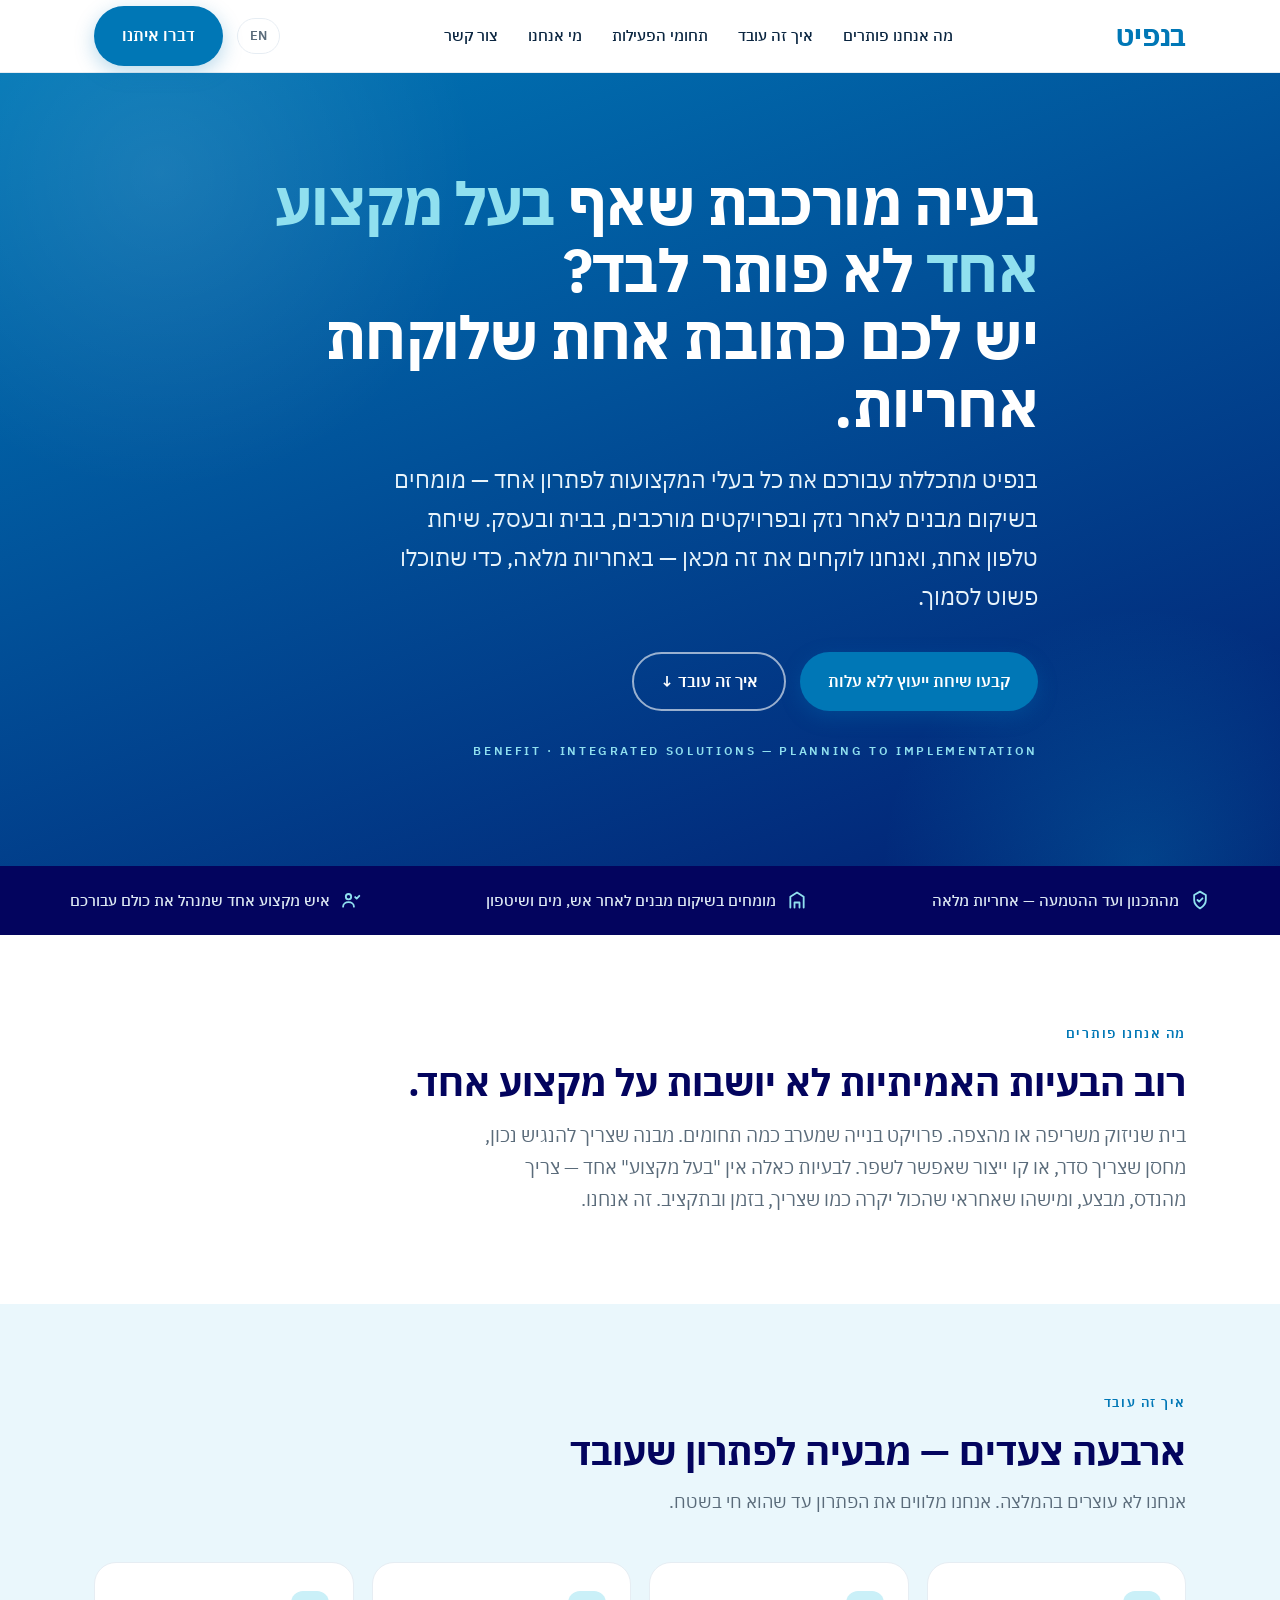
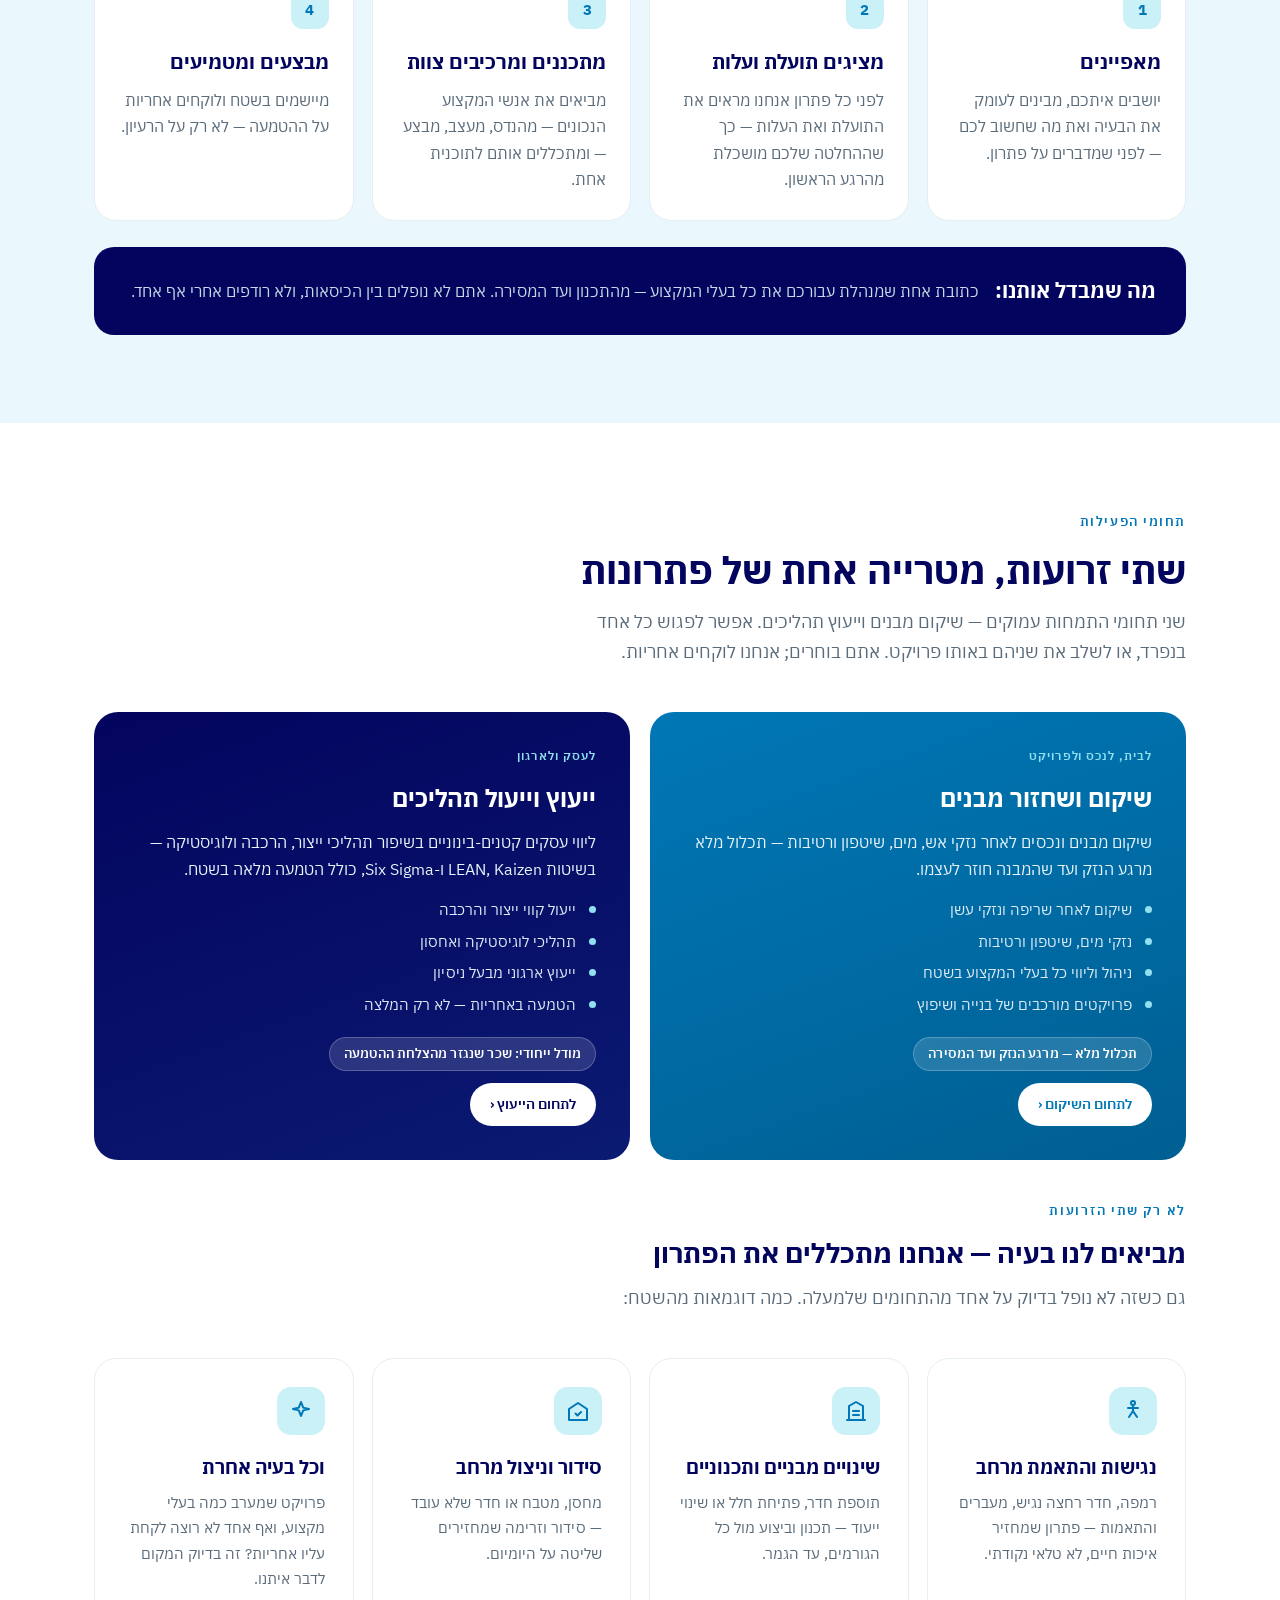
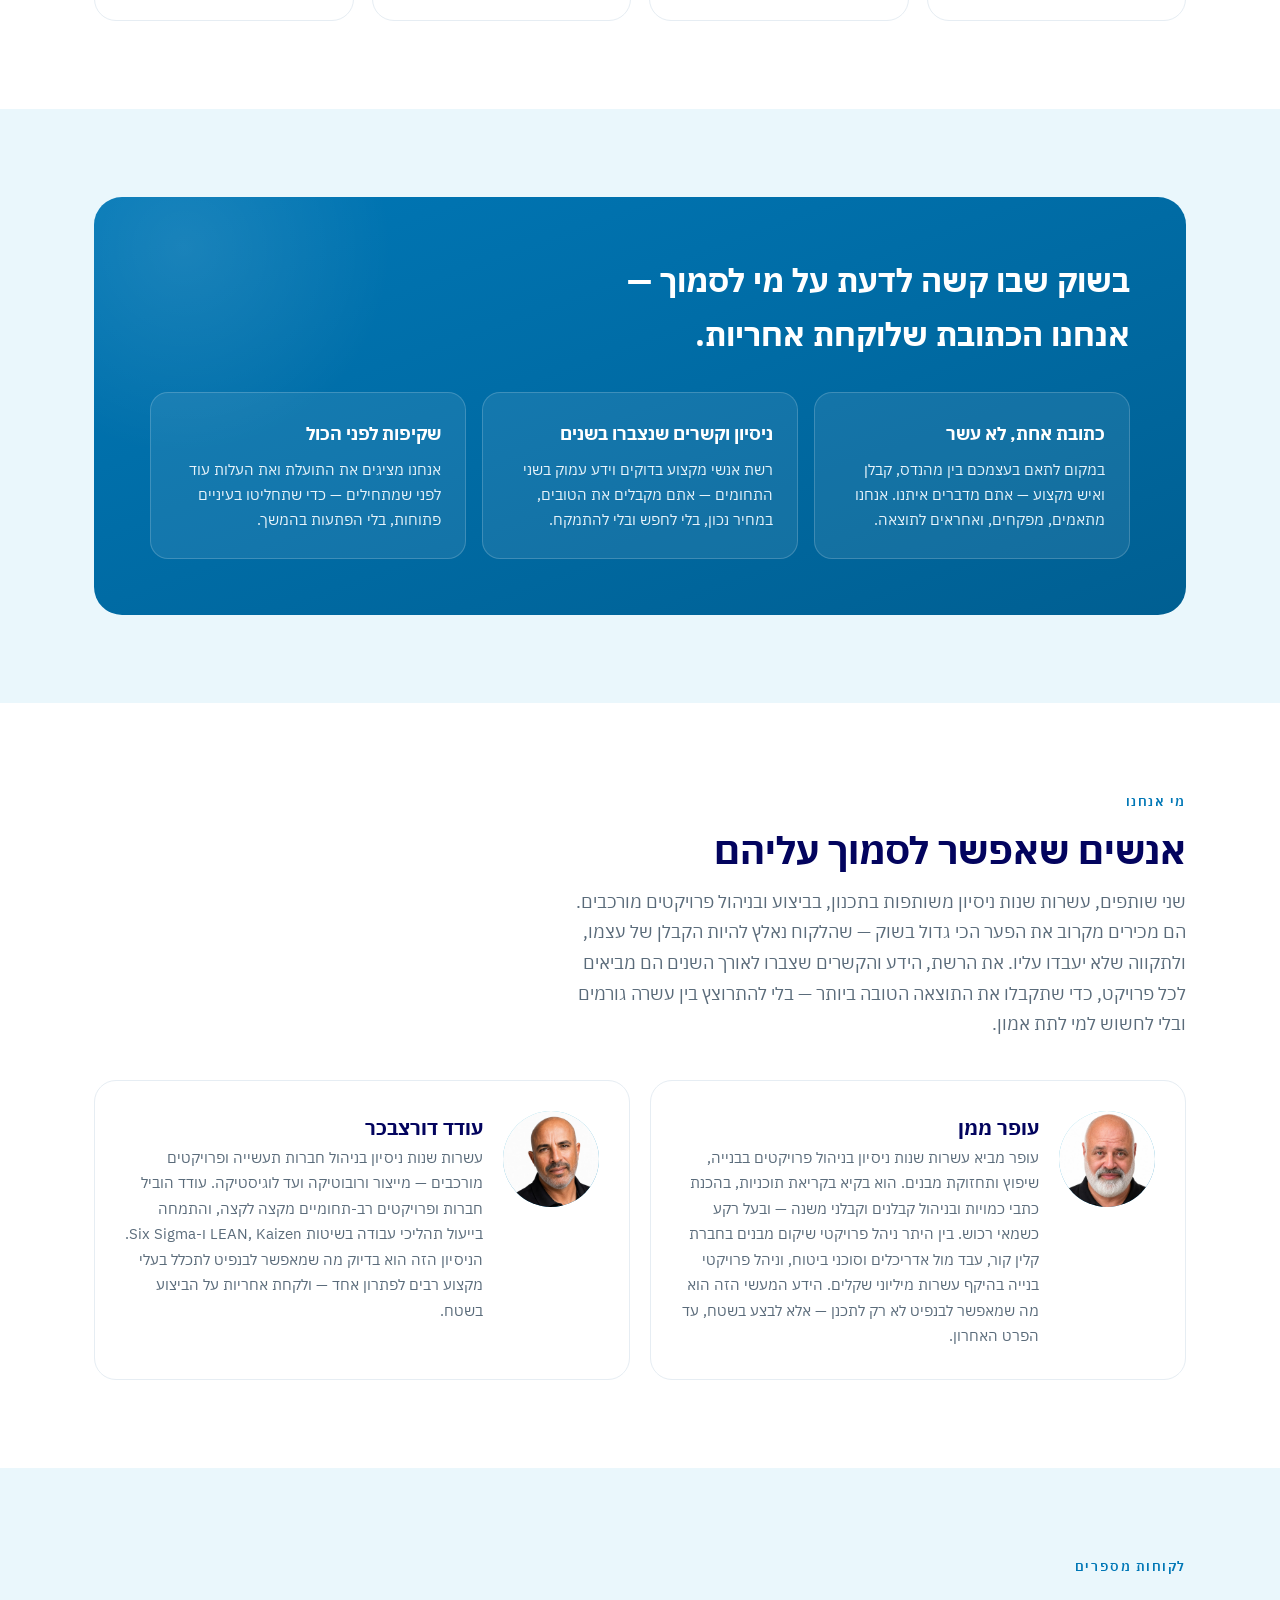
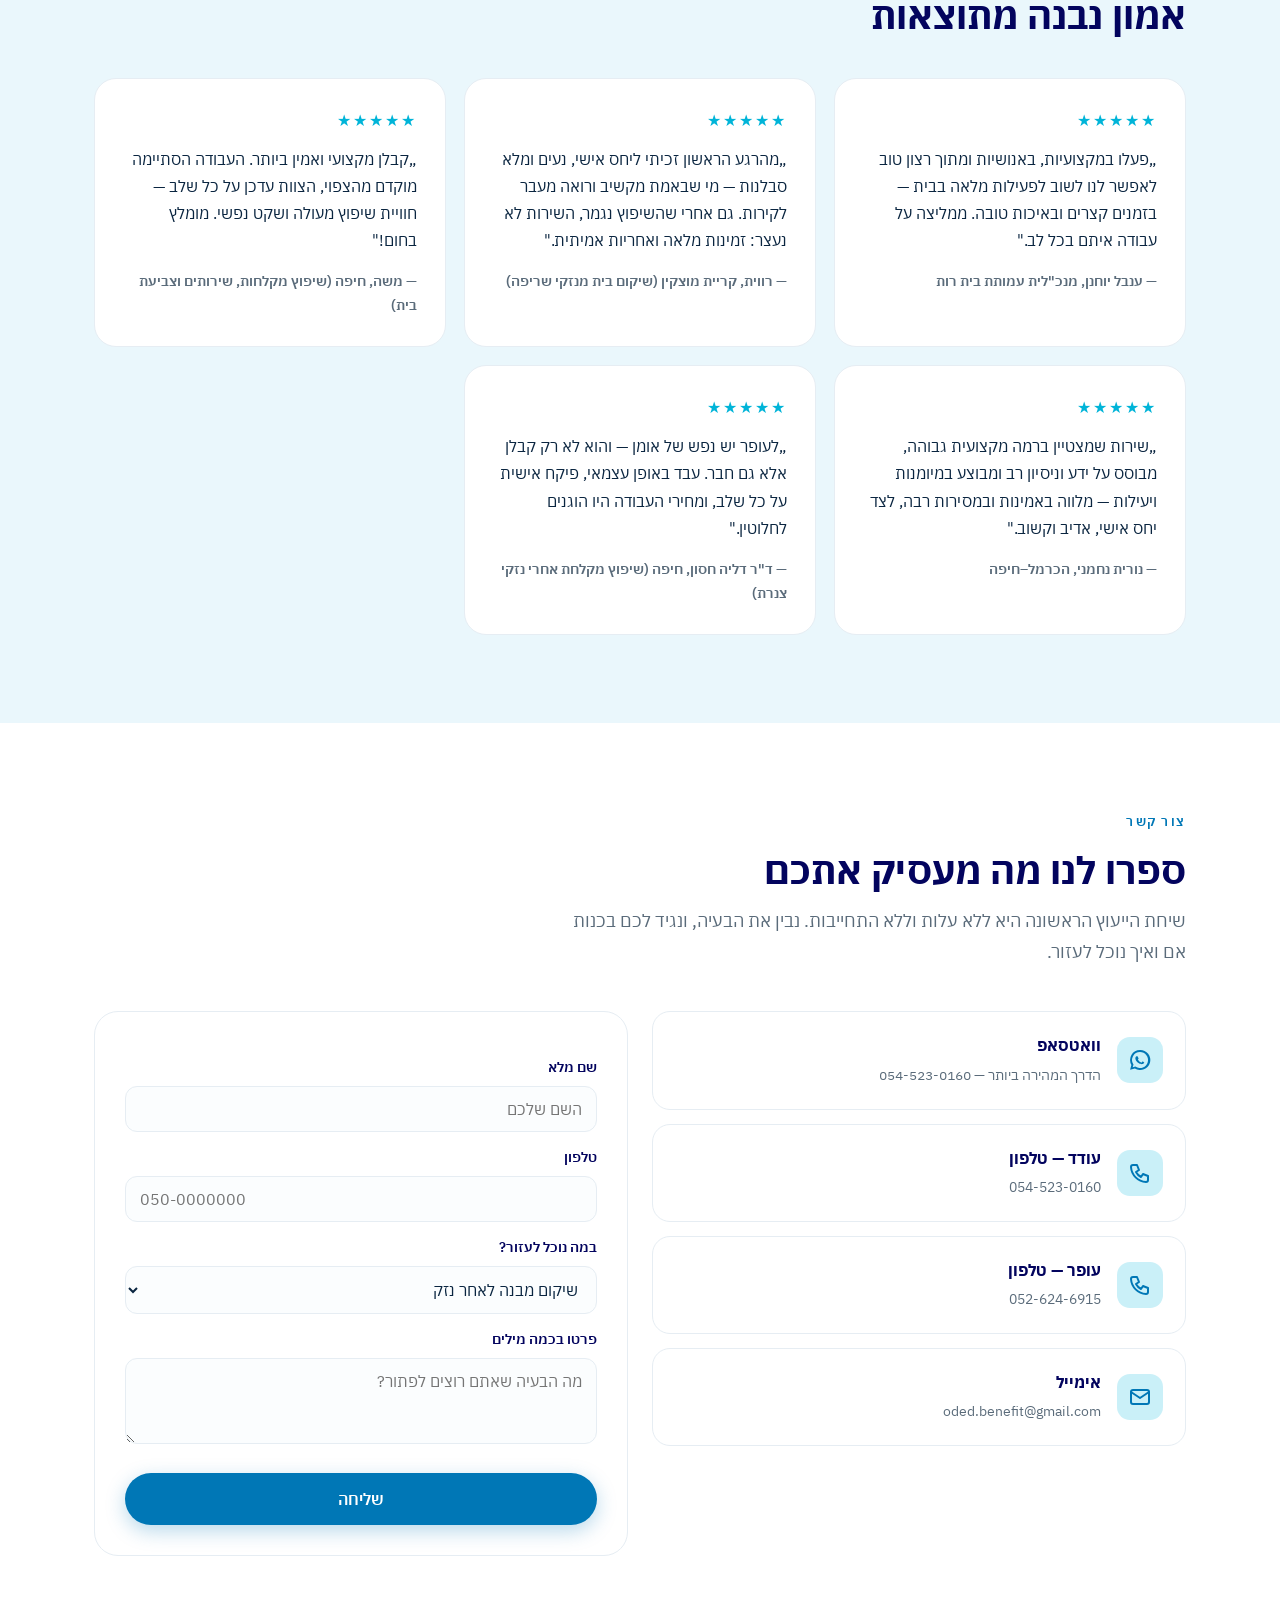
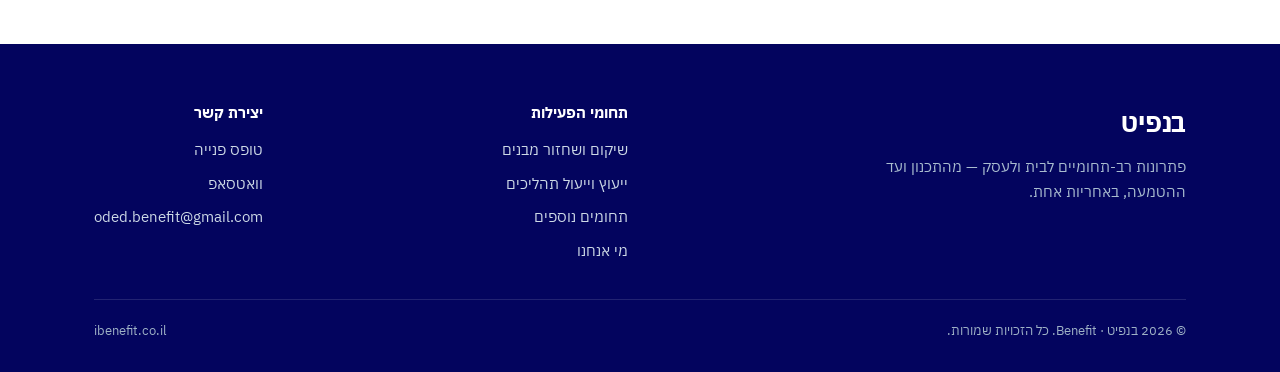
<file: index.html>
<!DOCTYPE html>
<html dir="rtl" lang="he">
<head>
<meta charset="utf-8">
<meta name="viewport" content="width=device-width, initial-scale=1">
<title>בנפיט — פתרונות רב-תחומיים, מהתכנון ועד ההטמעה</title>
<meta name="description" content="בנפיט מתכללת פתרונות רב-תחומיים לאנשים פרטיים ולעסקים קטנים-בינוניים: שיקום מבנים לאחר נזק, ייעוץ וייעול תהליכים, נגישות ופתרונות מבניים. כתובת אחת שלוקחת אחריות — מהתכנון ועד ההטמעה.">
<link rel="icon" href="favicon.svg" type="image/svg+xml">
<link rel="preconnect" href="https://fonts.googleapis.com">
<link rel="preconnect" href="https://fonts.gstatic.com" crossorigin>
<link href="https://fonts.googleapis.com/css2?family=IBM+Plex+Sans+Hebrew:wght@300;400;500;600;700&display=swap" rel="stylesheet">
<link rel="stylesheet" href="styles.css">
<script>document.documentElement.classList.add('js')</script>
</head>
<body>
<div class="progress"></div>

<header>
  <div class="wrap nav">
    <a href="#top" class="brand">בנפיט</a>
    <nav class="links">
      <a href="#insight">מה אנחנו פותרים</a>
      <a href="#how">איך זה עובד</a>
      <a href="#solutions">תחומי הפעילות</a>
      <a href="#about">מי אנחנו</a>
      <a href="#contact">צור קשר</a>
    </nav>
    <div class="nav-cta">
      <a class="lang" href="en/index.html">EN</a>
      <a href="#contact" class="btn btn-primary">דברו איתנו</a>
    </div>
    <button class="navbtn" aria-label="תפריט"><span></span><span></span><span></span></button>
  </div>
  <div class="mobile-panel">
    <a href="#insight">מה אנחנו פותרים</a>
    <a href="#how">איך זה עובד</a>
    <a href="#solutions">תחומי הפעילות</a>
    <a href="#about">מי אנחנו</a>
    <a href="en/index.html">English</a>
    <a href="#contact" class="pcta">דברו איתנו ‹</a>
  </div>
</header>

<a id="top"></a>
<section class="hero">
  <div class="halo"></div><div class="halo2"></div>
  <div class="wrap hero-inner">
    <h1 class="hrotate">
      <span class="is-active">בעיה מורכבת שאף <span class="hl">בעל מקצוע אחד</span> לא פותר לבד?<br>יש לכם כתובת אחת שלוקחת אחריות.</span>
      <span>יש לכם בעיה שאף <span class="hl">בעל מקצוע אחד</span> לא פותר לבד?<br>אנחנו מחברים את כל החוטים.</span>
    </h1>
    <p class="sub">בנפיט מתכללת עבורכם את כל בעלי המקצועות לפתרון אחד — מומחים בשיקום מבנים לאחר נזק ובפרויקטים מורכבים, בבית ובעסק. שיחת טלפון אחת, ואנחנו לוקחים את זה מכאן — באחריות מלאה, כדי שתוכלו פשוט לסמוך.</p>
    <div class="cta-row">
      <a href="#contact" class="btn btn-primary">קבעו שיחת ייעוץ ללא עלות</a>
      <a href="#how" class="btn btn-ghost">איך זה עובד ↓</a>
    </div>
    <div class="en-tag">Benefit · Integrated Solutions — Planning to Implementation</div>
  </div>
</section>

<div class="trust">
  <div class="wrap row">
    <div class="item"><svg width="20" height="20" viewBox="0 0 24 24" fill="none" stroke="#90E0EF" stroke-width="2.2" stroke-linecap="round" stroke-linejoin="round"><path d="M12 2l7 4v6c0 5-3.5 8-7 10-3.5-2-7-5-7-10V6z"/><path d="M9 12l2 2 4-4"/></svg>מהתכנון ועד ההטמעה — אחריות מלאה</div>
    <div class="item"><svg width="20" height="20" viewBox="0 0 24 24" fill="none" stroke="#90E0EF" stroke-width="2.2" stroke-linecap="round" stroke-linejoin="round"><path d="M4 21V8l8-5 8 5v13"/><path d="M9 21v-6h6v6"/></svg>מומחים בשיקום מבנים לאחר אש, מים ושיטפון</div>
    <div class="item"><svg width="20" height="20" viewBox="0 0 24 24" fill="none" stroke="#90E0EF" stroke-width="2.2" stroke-linecap="round" stroke-linejoin="round"><circle cx="9" cy="8" r="3.2"/><path d="M2.5 20c0-3.3 2.9-5.5 6.5-5.5s6.5 2.2 6.5 5.5"/><path d="M17 8.5l1.8 1.8L22 7"/></svg>איש מקצוע אחד שמנהל את כולם עבורכם</div>
  </div>
</div>

<section class="block insight hide-mobile" id="insight">
  <div class="wrap reveal">
    <div class="eyebrow">מה אנחנו פותרים</div>
    <h2 class="sec">רוב הבעיות האמיתיות לא יושבות על מקצוע אחד.</h2>
    <p class="lead">בית שניזוק משריפה או מהצפה. פרויקט בנייה שמערב כמה תחומים. מבנה שצריך להנגיש נכון, מחסן שצריך סדר, או קו ייצור שאפשר לשפר. לבעיות כאלה אין "בעל מקצוע" אחד — צריך מהנדס, מבצע, ומישהו שאחראי שהכול יקרה כמו שצריך, בזמן ובתקציב. זה אנחנו.</p>
  </div>
</section>

<section class="block tint hide-mobile" id="how">
  <div class="wrap reveal">
    <div class="eyebrow">איך זה עובד</div>
    <h2 class="sec">ארבעה צעדים — מבעיה לפתרון שעובד</h2>
    <p class="lead">אנחנו לא עוצרים בהמלצה. אנחנו מלווים את הפתרון עד שהוא חי בשטח.</p>
    <div class="steps">
      <div class="step"><div class="n">1</div><h3>מאפיינים</h3><p>יושבים איתכם, מבינים לעומק את הבעיה ואת מה שחשוב לכם — לפני שמדברים על פתרון.</p></div>
      <div class="step"><div class="n">2</div><h3>מציגים תועלת ועלות</h3><p>לפני כל פתרון אנחנו מראים את התועלת ואת העלות — כך שההחלטה שלכם מושכלת מהרגע הראשון.</p></div>
      <div class="step"><div class="n">3</div><h3>מתכננים ומרכיבים צוות</h3><p>מביאים את אנשי המקצוע הנכונים — מהנדס, מעצב, מבצע — ומתכללים אותם לתוכנית אחת.</p></div>
      <div class="step"><div class="n">4</div><h3>מבצעים ומטמיעים</h3><p>מיישמים בשטח ולוקחים אחריות על ההטמעה — לא רק על הרעיון.</p></div>
    </div>
    <div class="fee-note">
      <span class="big">מה שמבדל אותנו:</span>
      <span class="small">כתובת אחת שמנהלת עבורכם את כל בעלי המקצוע — מהתכנון ועד המסירה. אתם לא נופלים בין הכיסאות, ולא רודפים אחרי אף אחד.</span>
    </div>
  </div>
</section>

<section class="block" id="solutions">
  <div class="wrap reveal">
    <div class="eyebrow">תחומי הפעילות</div>
    <h2 class="sec">שתי זרועות, מטרייה אחת של פתרונות</h2>
    <p class="lead">שני תחומי התמחות עמוקים — שיקום מבנים וייעוץ תהליכים. אפשר לפגוש כל אחד בנפרד, או לשלב את שניהם באותו פרויקט. אתם בוחרים; אנחנו לוקחים אחריות.</p>
    <div class="branches">
      <div class="branch core">
        <div class="kick">לבית, לנכס ולפרויקט</div>
        <h3>שיקום ושחזור מבנים</h3>
        <p>שיקום מבנים ונכסים לאחר נזקי אש, מים, שיטפון ורטיבות — תכלול מלא מרגע הנזק ועד שהמבנה חוזר לעצמו.</p>
        <ul>
          <li>שיקום לאחר שריפה ונזקי עשן</li>
          <li>נזקי מים, שיטפון ורטיבות</li>
          <li>ניהול וליווי כל בעלי המקצוע בשטח</li>
          <li>פרויקטים מורכבים של בנייה ושיפוץ</li>
        </ul>
        <div class="cardfoot">
          <span class="badge">תכלול מלא — מרגע הנזק ועד המסירה</span>
          <a href="restoration.html" class="cta">לתחום השיקום ‹</a>
        </div>
      </div>
      <div class="branch consult">
        <div class="kick">לעסק ולארגון</div>
        <h3>ייעוץ וייעול תהליכים</h3>
        <p>ליווי עסקים קטנים-בינוניים בשיפור תהליכי ייצור, הרכבה ולוגיסטיקה — בשיטות LEAN, Kaizen ו-Six Sigma, כולל הטמעה מלאה בשטח.</p>
        <ul>
          <li>ייעול קווי ייצור והרכבה</li>
          <li>תהליכי לוגיסטיקה ואחסון</li>
          <li>ייעוץ ארגוני מבעל ניסיון</li>
          <li>הטמעה באחריות — לא רק המלצה</li>
        </ul>
        <div class="cardfoot">
          <span class="badge">מודל ייחודי: שכר שנגזר מהצלחת ההטמעה</span>
          <a href="consulting.html" class="cta">לתחום הייעוץ ‹</a>
        </div>
      </div>
    </div>
    <div class="hide-mobile">
    <div class="eyebrow" style="margin-top:8px">לא רק שתי הזרועות</div>
    <h2 class="sec" style="font-size:clamp(21px,3vw,27px)">מביאים לנו בעיה — אנחנו מתכללים את הפתרון</h2>
    <p class="lead">גם כשזה לא נופל בדיוק על אחד מהתחומים שלמעלה. כמה דוגמאות מהשטח:</p>
    <div class="sol-grid g4">
      <div class="sol"><div class="ic"><svg width="24" height="24" viewBox="0 0 24 24" fill="none" stroke="#0077B6" stroke-width="2" stroke-linecap="round" stroke-linejoin="round"><circle cx="12" cy="4" r="2"/><path d="M12 6v6m0 0l-4 6m4-6l4 6M7 9h10"/></svg></div><h3>נגישות והתאמת מרחב</h3><p>רמפה, חדר רחצה נגיש, מעברים והתאמות — פתרון שמחזיר איכות חיים, לא טלאי נקודתי.</p></div>
      <div class="sol"><div class="ic"><svg width="24" height="24" viewBox="0 0 24 24" fill="none" stroke="#0077B6" stroke-width="2" stroke-linecap="round" stroke-linejoin="round"><path d="M3 21h18M5 21V7l7-4 7 4v14"/><path d="M9 12h6M9 16h6"/></svg></div><h3>שינויים מבניים ותכנוניים</h3><p>תוספת חדר, פתיחת חלל או שינוי ייעוד — תכנון וביצוע מול כל הגורמים, עד הגמר.</p></div>
      <div class="sol"><div class="ic"><svg width="24" height="24" viewBox="0 0 24 24" fill="none" stroke="#0077B6" stroke-width="2" stroke-linecap="round" stroke-linejoin="round"><path d="M3 21V10l9-6 9 6v11H3z"/><path d="M9.5 14.5l2 2 3.5-3.5"/></svg></div><h3>סידור וניצול מרחב</h3><p>מחסן, מטבח או חדר שלא עובד — סידור וזרימה שמחזירים שליטה על היומיום.</p></div>
      <div class="sol"><div class="ic"><svg width="24" height="24" viewBox="0 0 24 24" fill="none" stroke="#0077B6" stroke-width="2" stroke-linecap="round" stroke-linejoin="round"><path d="M12 3l2.2 5.6L20 10l-5.8 1.4L12 17l-2.2-5.6L4 10l5.8-1.4z"/></svg></div><h3>וכל בעיה אחרת</h3><p>פרויקט שמערב כמה בעלי מקצוע, ואף אחד לא רוצה לקחת עליו אחריות? זה בדיוק המקום לדבר איתנו.</p></div>
    </div>
    </div>
  </div>
</section>

<section class="block tint hide-mobile">
  <div class="wrap reveal">
    <div class="diff">
      <div class="halo"></div>
      <h2>בשוק שבו קשה לדעת על מי לסמוך —<br>אנחנו הכתובת שלוקחת אחריות.</h2>
      <div class="trust3">
        <div class="c">
          <h4>כתובת אחת, לא עשר</h4>
          <p>במקום לתאם בעצמכם בין מהנדס, קבלן ואיש מקצוע — אתם מדברים איתנו. אנחנו מתאמים, מפקחים, ואחראים לתוצאה.</p>
        </div>
        <div class="c">
          <h4>ניסיון וקשרים שנצברו בשנים</h4>
          <p>רשת אנשי מקצוע בדוקים וידע עמוק בשני התחומים — אתם מקבלים את הטובים, במחיר נכון, בלי לחפש ובלי להתמקח.</p>
        </div>
        <div class="c">
          <h4>שקיפות לפני הכול</h4>
          <p>אנחנו מציגים את התועלת ואת העלות עוד לפני שמתחילים — כדי שתחליטו בעיניים פתוחות, בלי הפתעות בהמשך.</p>
        </div>
      </div>
    </div>
  </div>
</section>

<section class="block" id="about">
  <div class="wrap reveal">
    <div class="eyebrow">מי אנחנו</div>
    <h2 class="sec">אנשים שאפשר לסמוך עליהם</h2>
    <p class="lead">שני שותפים, עשרות שנות ניסיון משותפות בתכנון, בביצוע ובניהול פרויקטים מורכבים. הם מכירים מקרוב את הפער הכי גדול בשוק — שהלקוח נאלץ להיות הקבלן של עצמו, ולתקווה שלא יעבדו עליו. את הרשת, הידע והקשרים שצברו לאורך השנים הם מביאים לכל פרויקט, כדי שתקבלו את התוצאה הטובה ביותר — בלי להתרוצץ בין עשרה גורמים ובלי לחשוש למי לתת אמון.</p>
    <div class="founders">
      <div class="founder">
        <div class="av"><img src="ofer.jpg" alt="עופר ממן"></div>
        <div>
          <h3>עופר ממן</h3>
          <p>עופר מביא עשרות שנות ניסיון בניהול פרויקטים בבנייה, שיפוץ ותחזוקת מבנים. הוא בקיא בקריאת תוכניות, בהכנת כתבי כמויות ובניהול קבלנים וקבלני משנה — ובעל רקע כשמאי רכוש. בין היתר ניהל פרויקטי שיקום מבנים בחברת קלין קור, עבד מול אדריכלים וסוכני ביטוח, וניהל פרויקטי בנייה בהיקף עשרות מיליוני שקלים. הידע המעשי הזה הוא מה שמאפשר לבנפיט לא רק לתכנן — אלא לבצע בשטח, עד הפרט האחרון.</p>
        </div>
      </div>
      <div class="founder">
        <div class="av"><img src="oded.jpg" alt="עודד דורצבכר"></div>
        <div>
          <h3>עודד דורצבכר</h3>
          <p>עשרות שנות ניסיון בניהול חברות תעשייה ופרויקטים מורכבים — מייצור ורובוטיקה ועד לוגיסטיקה. עודד הוביל חברות ופרויקטים רב-תחומיים מקצה לקצה, והתמחה בייעול תהליכי עבודה בשיטות LEAN, Kaizen ו-Six Sigma. הניסיון הזה הוא בדיוק מה שמאפשר לבנפיט לתכלל בעלי מקצוע רבים לפתרון אחד — ולקחת אחריות על הביצוע בשטח.</p>
        </div>
      </div>
    </div>
  </div>
</section>

<section class="block tint testimonials-section">
  <div class="wrap reveal">
    <div class="eyebrow">לקוחות מספרים</div>
    <h2 class="sec">אמון נבנה מתוצאות</h2>
    <div class="quotes">
      <div class="quote"><div class="stars">★★★★★</div><p>„פעלו במקצועיות, באנושיות ומתוך רצון טוב לאפשר לנו לשוב לפעילות מלאה בבית — בזמנים קצרים ובאיכות טובה. ממליצה על עבודה איתם בכל לב."</p><div class="who">— ענבל יוחנן, מנכ"לית עמותת בית רות</div></div>
      <div class="quote"><div class="stars">★★★★★</div><p>„מהרגע הראשון זכיתי ליחס אישי, נעים ומלא סבלנות — מי שבאמת מקשיב ורואה מעבר לקירות. גם אחרי שהשיפוץ נגמר, השירות לא נעצר: זמינות מלאה ואחריות אמיתית."</p><div class="who">— רווית, קריית מוצקין (שיקום בית מנזקי שריפה)</div></div>
      <div class="quote"><div class="stars">★★★★★</div><p>„קבלן מקצועי ואמין ביותר. העבודה הסתיימה מוקדם מהצפוי, הצוות עדכן על כל שלב — חוויית שיפוץ מעולה ושקט נפשי. מומלץ בחום!"</p><div class="who">— משה, חיפה (שיפוץ מקלחות, שירותים וצביעת בית)</div></div>
      <div class="quote"><div class="stars">★★★★★</div><p>„שירות שמצטיין ברמה מקצועית גבוהה, מבוסס על ידע וניסיון רב ומבוצע במיומנות ויעילות — מלווה באמינות ובמסירות רבה, לצד יחס אישי, אדיב וקשוב."</p><div class="who">— נורית נחמני, הכרמל–חיפה</div></div>
      <div class="quote"><div class="stars">★★★★★</div><p>„לעופר יש נפש של אומן — והוא לא רק קבלן אלא גם חבר. עבד באופן עצמאי, פיקח אישית על כל שלב, ומחירי העבודה היו הוגנים לחלוטין."</p><div class="who">— ד"ר דליה חסון, חיפה (שיפוץ מקלחת אחרי נזקי צנרת)</div></div>
    </div>
    <div class="quote-dots" aria-label="בחירת המלצה"></div>
  </div>
</section>

<section class="block" id="contact">
  <div class="wrap reveal">
    <div class="eyebrow">צור קשר</div>
    <h2 class="sec">ספרו לנו מה מעסיק אתכם</h2>
    <p class="lead">שיחת הייעוץ הראשונה היא ללא עלות וללא התחייבות. נבין את הבעיה, ונגיד לכם בכנות אם ואיך נוכל לעזור.</p>
    <div class="contact-wrap">
      <div class="channels">
        <a href="https://wa.me/972545230160" class="chan"><div class="ic"><svg width="24" height="24" viewBox="0 0 24 24" fill="#0077B6"><path d="M12 2a10 10 0 00-8.6 15l-1.3 4.7 4.8-1.3A10 10 0 1012 2zm0 2a8 8 0 11-4.2 14.8l-.3-.2-2.8.7.8-2.7-.2-.3A8 8 0 0112 4zm4.5 10.3c-.2-.1-1.4-.7-1.6-.8-.2-.1-.4-.1-.5.1l-.7.9c-.1.2-.3.2-.5.1a6.5 6.5 0 01-3.2-2.8c-.1-.2 0-.4.1-.5l.4-.5c.1-.2.1-.3 0-.5l-.7-1.6c-.2-.4-.4-.4-.5-.4h-.5c-.2 0-.5.1-.7.3-.7.7-.9 1.6-.6 2.6.5 1.7 1.6 3.1 3.4 4.1 1.6.9 2.6 1 3.4.8.5-.1 1.4-.6 1.6-1.2.2-.5.2-1 .1-1.1z"/></svg></div><div class="t"><b>וואטסאפ</b><span>הדרך המהירה ביותר — 054-523-0160</span></div></a>
        <a href="tel:+972545230160" class="chan"><div class="ic"><svg width="24" height="24" viewBox="0 0 24 24" fill="none" stroke="#0077B6" stroke-width="2" stroke-linecap="round" stroke-linejoin="round"><path d="M5 4h4l2 5-3 2a12 12 0 005 5l2-3 5 2v4a2 2 0 01-2 2A16 16 0 013 6a2 2 0 012-2z"/></svg></div><div class="t"><b>עודד — טלפון</b><span>054-523-0160</span></div></a>
        <a href="tel:+972526246915" class="chan"><div class="ic"><svg width="24" height="24" viewBox="0 0 24 24" fill="none" stroke="#0077B6" stroke-width="2" stroke-linecap="round" stroke-linejoin="round"><path d="M5 4h4l2 5-3 2a12 12 0 005 5l2-3 5 2v4a2 2 0 01-2 2A16 16 0 013 6a2 2 0 012-2z"/></svg></div><div class="t"><b>עופר — טלפון</b><span>052-624-6915</span></div></a>
        <a href="mailto:oded.benefit@gmail.com" class="chan"><div class="ic"><svg width="24" height="24" viewBox="0 0 24 24" fill="none" stroke="#0077B6" stroke-width="2" stroke-linecap="round" stroke-linejoin="round"><rect x="3" y="5" width="18" height="14" rx="2"/><path d="M3 7l9 6 9-6"/></svg></div><div class="t"><b>אימייל</b><span>oded.benefit@gmail.com</span></div></a>
      </div>
      <form class="card" onsubmit="event.preventDefault();this.querySelector('.btn').textContent='תודה! נחזור אליכם בהקדם ✓';">
        <label>שם מלא</label><input type="text" placeholder="השם שלכם" required>
        <label>טלפון</label><input type="tel" placeholder="050-0000000" required>
        <label>במה נוכל לעזור?</label>
        <select><option>שיקום מבנה לאחר נזק</option><option>נגישות בבית</option><option>שינוי מבני / תכנוני</option><option>ייעוץ וייעול תהליכים לעסק</option><option>משהו אחר</option></select>
        <label>פרטו בכמה מילים</label><textarea rows="3" placeholder="מה הבעיה שאתם רוצים לפתור?"></textarea>
        <button class="btn btn-primary">שליחה</button>
      </form>
    </div>
  </div>
</section>

<div class="mbar">
  <a class="wa" href="https://wa.me/972545230160"><svg width="20" height="20" viewBox="0 0 24 24" fill="#fff"><path d="M12 2a10 10 0 00-8.6 15l-1.3 4.7 4.8-1.3A10 10 0 1012 2zm0 2a8 8 0 11-4.2 14.8l-.3-.2-2.8.7.8-2.7-.2-.3A8 8 0 0112 4z"/></svg>וואטסאפ</a>
  <a class="call" href="tel:+972545230160"><svg width="19" height="19" viewBox="0 0 24 24" fill="none" stroke="#fff" stroke-width="2.2" stroke-linecap="round" stroke-linejoin="round"><path d="M5 4h4l2 5-3 2a12 12 0 005 5l2-3 5 2v4a2 2 0 01-2 2A16 16 0 013 6a2 2 0 012-2z"/></svg>התקשרו</a>
</div>

<footer>
  <div class="wrap">
    <div class="cols">
      <div style="max-width:320px">
        <div class="brand rubik" style="font-weight:700;font-size:26px">בנפיט</div>
        <p style="font-size:15px;color:#a9bccf">פתרונות רב-תחומיים לבית ולעסק — מהתכנון ועד ההטמעה, באחריות אחת.</p>
      </div>
      <div class="fnav">
        <b class="rubik" style="color:#fff;margin-bottom:4px">תחומי הפעילות</b>
        <a href="restoration.html">שיקום ושחזור מבנים</a>
        <a href="consulting.html">ייעוץ וייעול תהליכים</a>
        <a href="#solutions">תחומים נוספים</a>
        <a href="#about">מי אנחנו</a>
      </div>
      <div class="fnav">
        <b class="rubik" style="color:#fff;margin-bottom:4px">יצירת קשר</b>
        <a href="#contact">טופס פנייה</a>
        <a href="https://wa.me/972545230160">וואטסאפ</a>
        <a href="mailto:oded.benefit@gmail.com">oded.benefit@gmail.com</a>
      </div>
    </div>
    <div class="fin">
      <span>© 2026 בנפיט · Benefit. כל הזכויות שמורות.</span>
      <span>ibenefit.co.il</span>
    </div>
  </div>
</footer>

<script src="app.js" defer></script>
</body>
</html>
</file>
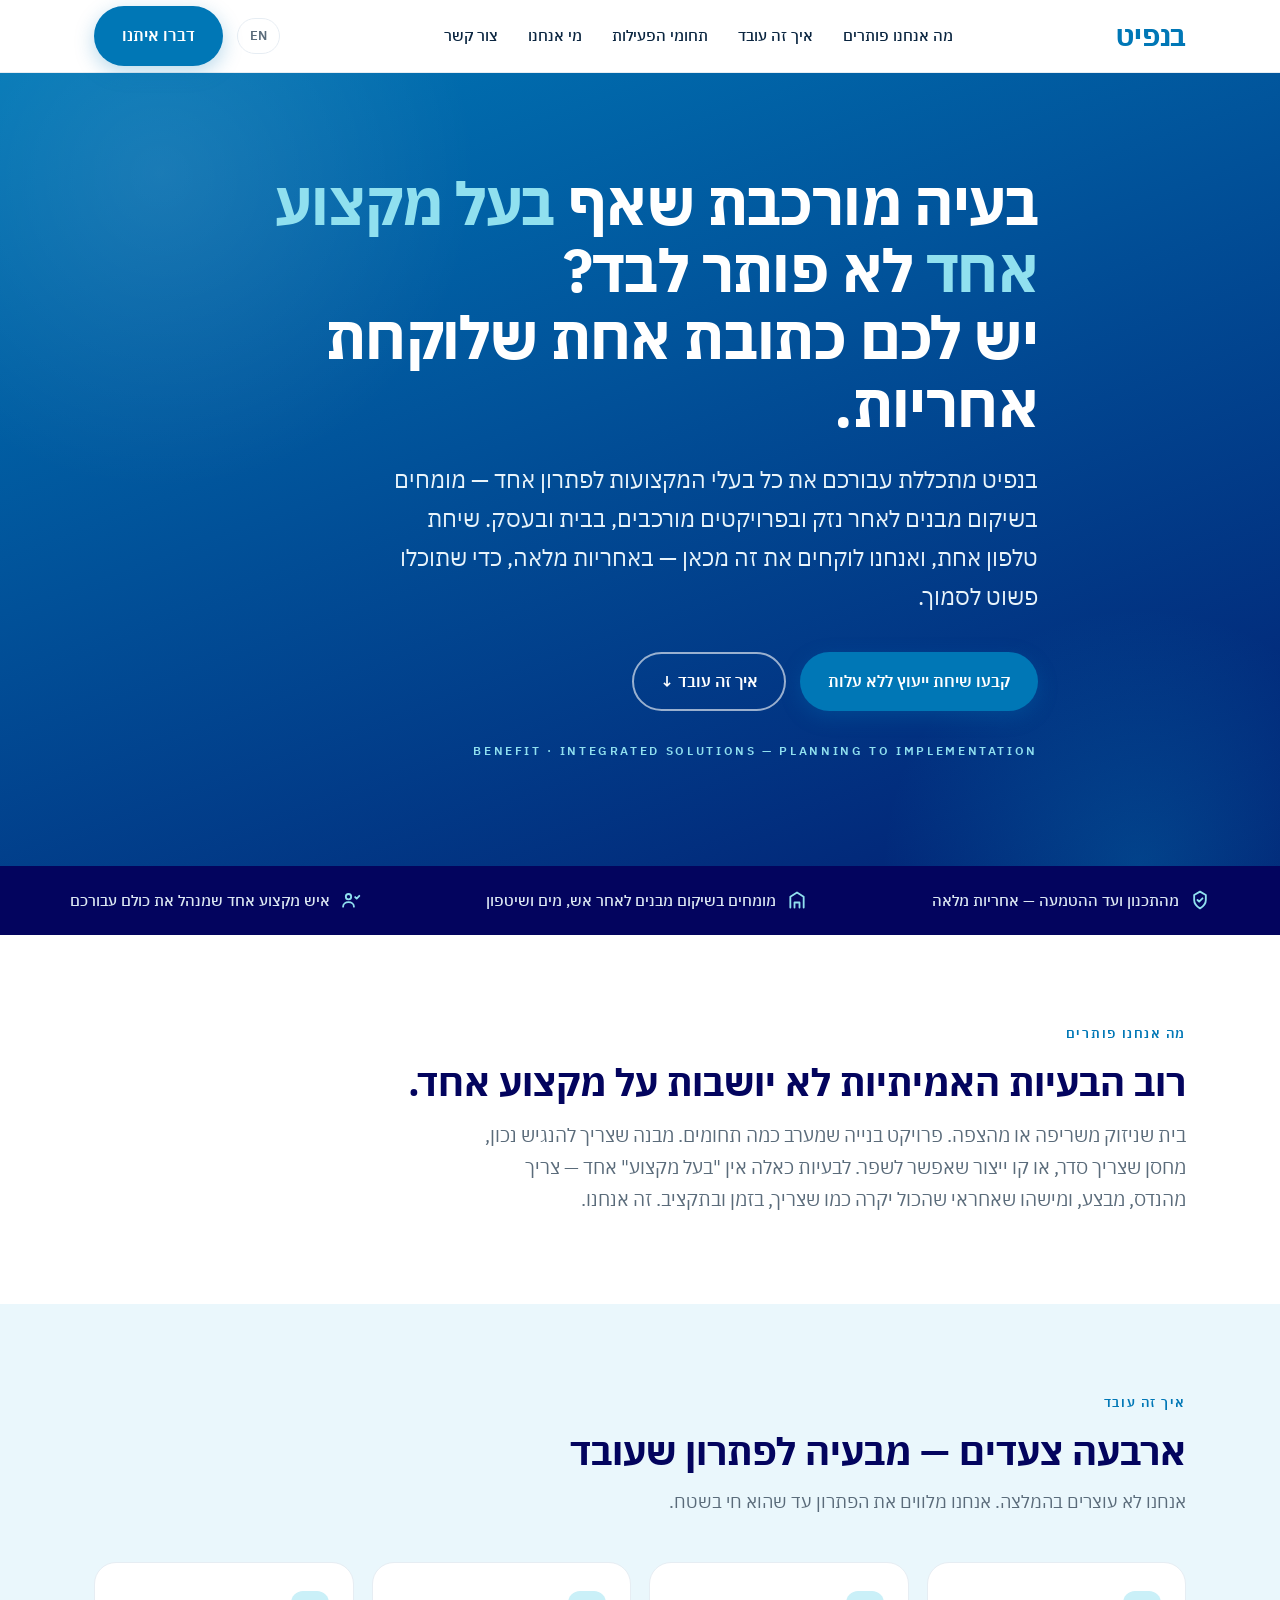
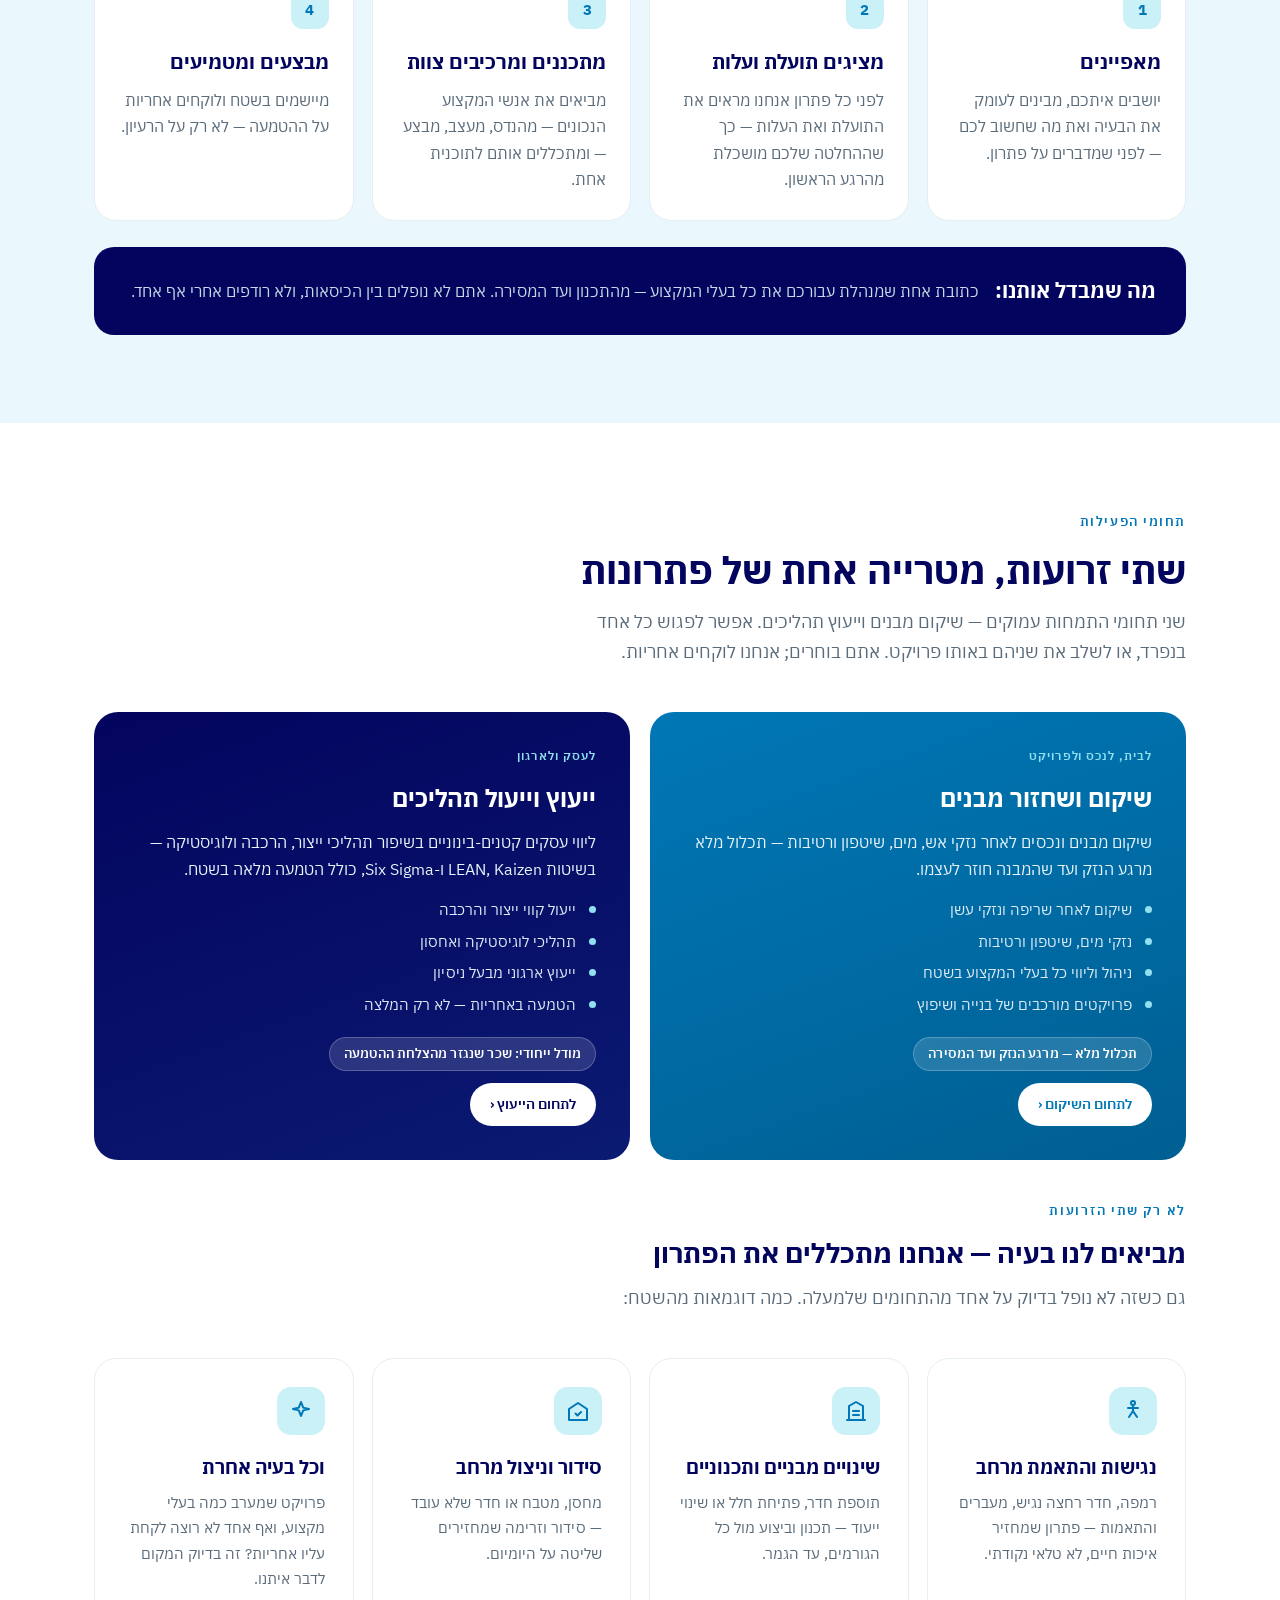
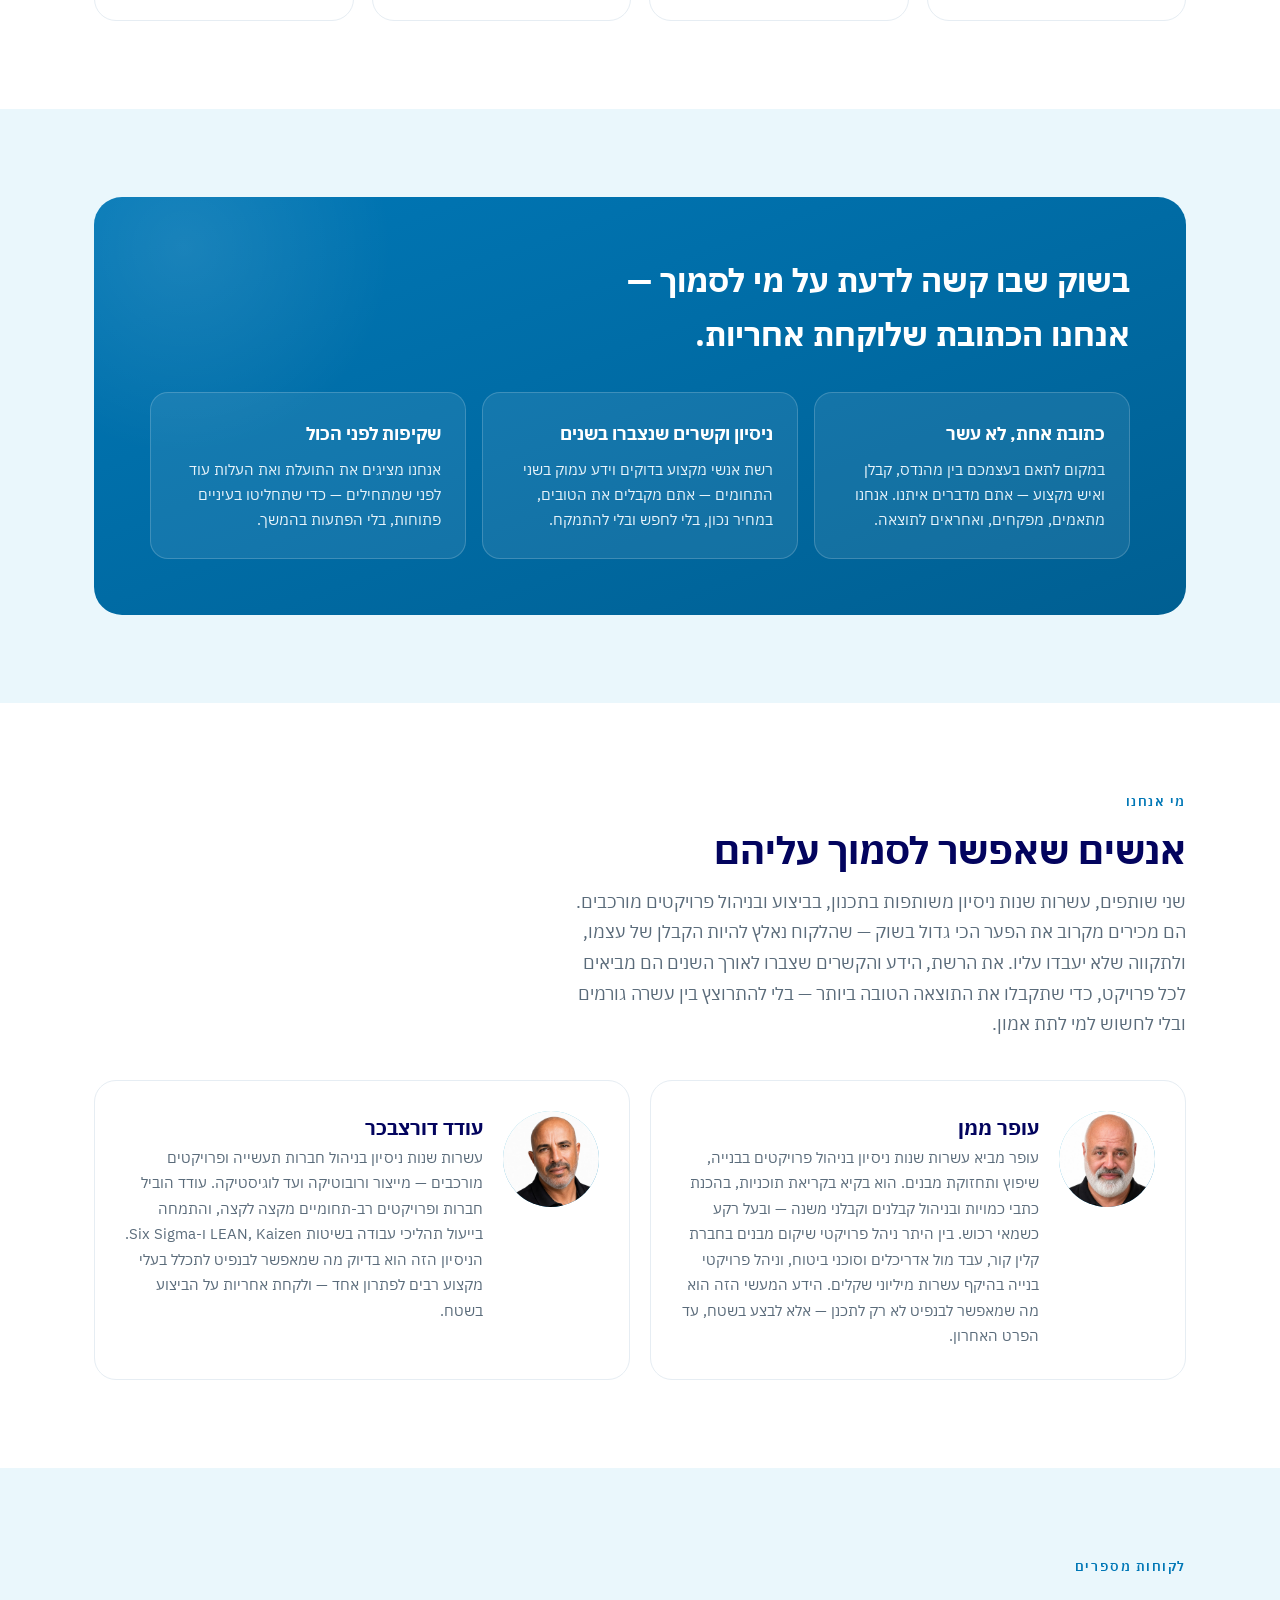
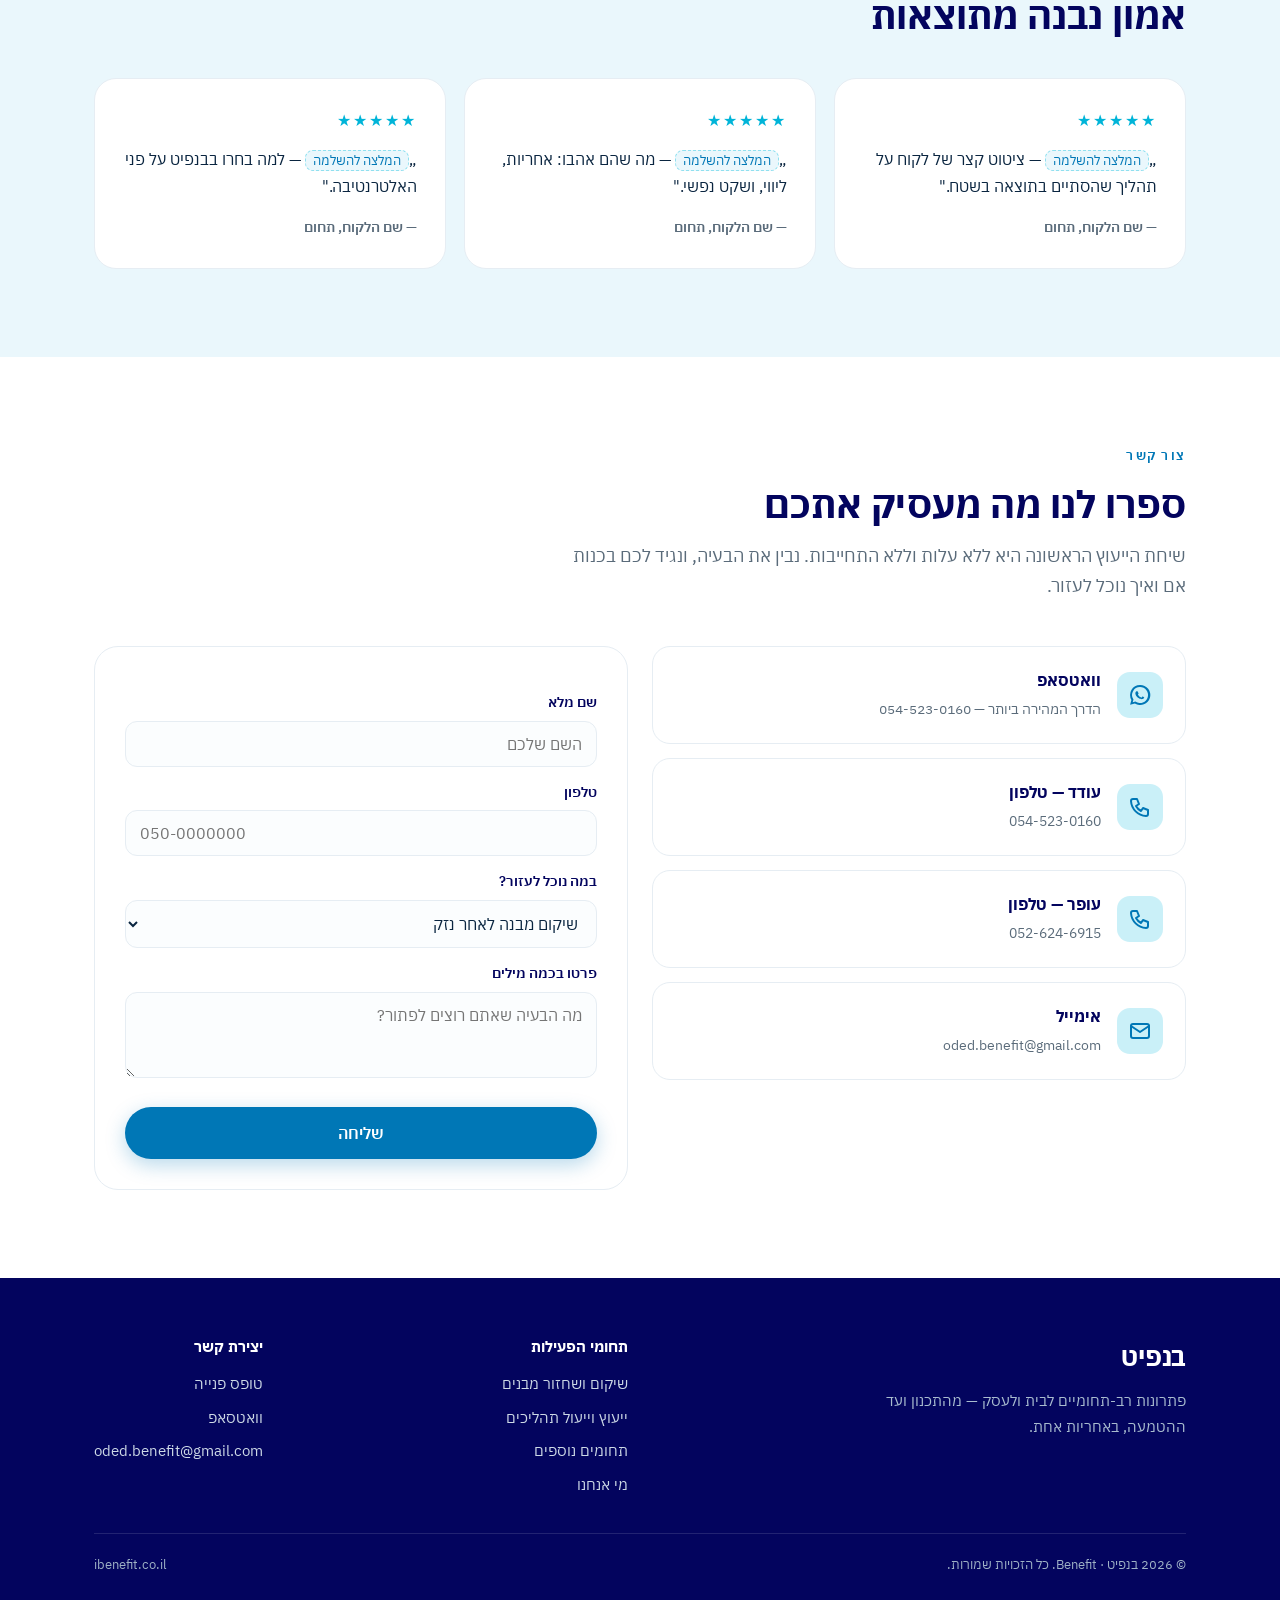
<file: benefit-site 2/index.html>
<!DOCTYPE html>
<html dir="rtl" lang="he">
<head>
<meta charset="utf-8">
<meta name="viewport" content="width=device-width, initial-scale=1">
<title>בנפיט — פתרונות רב-תחומיים, מהתכנון ועד ההטמעה</title>
<meta name="description" content="בנפיט מתכללת פתרונות רב-תחומיים לאנשים פרטיים ולעסקים קטנים-בינוניים: שיקום מבנים לאחר נזק, ייעוץ וייעול תהליכים, נגישות ופתרונות מבניים. כתובת אחת שלוקחת אחריות — מהתכנון ועד ההטמעה.">
<link rel="icon" href="favicon.svg" type="image/svg+xml">
<link rel="preconnect" href="https://fonts.googleapis.com">
<link rel="preconnect" href="https://fonts.gstatic.com" crossorigin>
<link href="https://fonts.googleapis.com/css2?family=IBM+Plex+Sans+Hebrew:wght@300;400;500;600;700&display=swap" rel="stylesheet">
<link rel="stylesheet" href="styles.css">
<script>document.documentElement.classList.add('js')</script>
</head>
<body>
<div class="progress"></div>

<header>
  <div class="wrap nav">
    <a href="#top" class="brand">בנפיט</a>
    <nav class="links">
      <a href="#insight">מה אנחנו פותרים</a>
      <a href="#how">איך זה עובד</a>
      <a href="#solutions">תחומי הפעילות</a>
      <a href="#about">מי אנחנו</a>
      <a href="#contact">צור קשר</a>
    </nav>
    <div class="nav-cta">
      <a class="lang" href="en/index.html">EN</a>
      <a href="#contact" class="btn btn-primary">דברו איתנו</a>
    </div>
    <button class="navbtn" aria-label="תפריט"><span></span><span></span><span></span></button>
  </div>
  <div class="mobile-panel">
    <a href="#insight">מה אנחנו פותרים</a>
    <a href="#how">איך זה עובד</a>
    <a href="#solutions">תחומי הפעילות</a>
    <a href="#about">מי אנחנו</a>
    <a href="en/index.html">English</a>
    <a href="#contact" class="pcta">דברו איתנו ‹</a>
  </div>
</header>

<a id="top"></a>
<section class="hero">
  <div class="halo"></div><div class="halo2"></div>
  <div class="wrap hero-inner">
    <h1 class="hrotate">
      <span class="is-active">בעיה מורכבת שאף <span class="hl">בעל מקצוע אחד</span> לא פותר לבד?<br>יש לכם כתובת אחת שלוקחת אחריות.</span>
      <span>יש לכם בעיה שאף <span class="hl">בעל מקצוע אחד</span> לא פותר לבד?<br>אנחנו מחברים את כל החוטים.</span>
    </h1>
    <p class="sub">בנפיט מתכללת עבורכם את כל בעלי המקצועות לפתרון אחד — מומחים בשיקום מבנים לאחר נזק ובפרויקטים מורכבים, בבית ובעסק. שיחת טלפון אחת, ואנחנו לוקחים את זה מכאן — באחריות מלאה, כדי שתוכלו פשוט לסמוך.</p>
    <div class="cta-row">
      <a href="#contact" class="btn btn-primary">קבעו שיחת ייעוץ ללא עלות</a>
      <a href="#how" class="btn btn-ghost">איך זה עובד ↓</a>
    </div>
    <div class="en-tag">Benefit · Integrated Solutions — Planning to Implementation</div>
  </div>
</section>

<div class="trust">
  <div class="wrap row">
    <div class="item"><svg width="20" height="20" viewBox="0 0 24 24" fill="none" stroke="#90E0EF" stroke-width="2.2" stroke-linecap="round" stroke-linejoin="round"><path d="M12 2l7 4v6c0 5-3.5 8-7 10-3.5-2-7-5-7-10V6z"/><path d="M9 12l2 2 4-4"/></svg>מהתכנון ועד ההטמעה — אחריות מלאה</div>
    <div class="item"><svg width="20" height="20" viewBox="0 0 24 24" fill="none" stroke="#90E0EF" stroke-width="2.2" stroke-linecap="round" stroke-linejoin="round"><path d="M4 21V8l8-5 8 5v13"/><path d="M9 21v-6h6v6"/></svg>מומחים בשיקום מבנים לאחר אש, מים ושיטפון</div>
    <div class="item"><svg width="20" height="20" viewBox="0 0 24 24" fill="none" stroke="#90E0EF" stroke-width="2.2" stroke-linecap="round" stroke-linejoin="round"><circle cx="9" cy="8" r="3.2"/><path d="M2.5 20c0-3.3 2.9-5.5 6.5-5.5s6.5 2.2 6.5 5.5"/><path d="M17 8.5l1.8 1.8L22 7"/></svg>איש מקצוע אחד שמנהל את כולם עבורכם</div>
  </div>
</div>

<section class="block insight hide-mobile" id="insight">
  <div class="wrap reveal">
    <div class="eyebrow">מה אנחנו פותרים</div>
    <h2 class="sec">רוב הבעיות האמיתיות לא יושבות על מקצוע אחד.</h2>
    <p class="lead">בית שניזוק משריפה או מהצפה. פרויקט בנייה שמערב כמה תחומים. מבנה שצריך להנגיש נכון, מחסן שצריך סדר, או קו ייצור שאפשר לשפר. לבעיות כאלה אין "בעל מקצוע" אחד — צריך מהנדס, מבצע, ומישהו שאחראי שהכול יקרה כמו שצריך, בזמן ובתקציב. זה אנחנו.</p>
  </div>
</section>

<section class="block tint hide-mobile" id="how">
  <div class="wrap reveal">
    <div class="eyebrow">איך זה עובד</div>
    <h2 class="sec">ארבעה צעדים — מבעיה לפתרון שעובד</h2>
    <p class="lead">אנחנו לא עוצרים בהמלצה. אנחנו מלווים את הפתרון עד שהוא חי בשטח.</p>
    <div class="steps">
      <div class="step"><div class="n">1</div><h3>מאפיינים</h3><p>יושבים איתכם, מבינים לעומק את הבעיה ואת מה שחשוב לכם — לפני שמדברים על פתרון.</p></div>
      <div class="step"><div class="n">2</div><h3>מציגים תועלת ועלות</h3><p>לפני כל פתרון אנחנו מראים את התועלת ואת העלות — כך שההחלטה שלכם מושכלת מהרגע הראשון.</p></div>
      <div class="step"><div class="n">3</div><h3>מתכננים ומרכיבים צוות</h3><p>מביאים את אנשי המקצוע הנכונים — מהנדס, מעצב, מבצע — ומתכללים אותם לתוכנית אחת.</p></div>
      <div class="step"><div class="n">4</div><h3>מבצעים ומטמיעים</h3><p>מיישמים בשטח ולוקחים אחריות על ההטמעה — לא רק על הרעיון.</p></div>
    </div>
    <div class="fee-note">
      <span class="big">מה שמבדל אותנו:</span>
      <span class="small">כתובת אחת שמנהלת עבורכם את כל בעלי המקצוע — מהתכנון ועד המסירה. אתם לא נופלים בין הכיסאות, ולא רודפים אחרי אף אחד.</span>
    </div>
  </div>
</section>

<section class="block" id="solutions">
  <div class="wrap reveal">
    <div class="eyebrow">תחומי הפעילות</div>
    <h2 class="sec">שתי זרועות, מטרייה אחת של פתרונות</h2>
    <p class="lead">שני תחומי התמחות עמוקים — שיקום מבנים וייעוץ תהליכים. אפשר לפגוש כל אחד בנפרד, או לשלב את שניהם באותו פרויקט. אתם בוחרים; אנחנו לוקחים אחריות.</p>
    <div class="branches">
      <div class="branch core">
        <div class="kick">לבית, לנכס ולפרויקט</div>
        <h3>שיקום ושחזור מבנים</h3>
        <p>שיקום מבנים ונכסים לאחר נזקי אש, מים, שיטפון ורטיבות — תכלול מלא מרגע הנזק ועד שהמבנה חוזר לעצמו.</p>
        <ul>
          <li>שיקום לאחר שריפה ונזקי עשן</li>
          <li>נזקי מים, שיטפון ורטיבות</li>
          <li>ניהול וליווי כל בעלי המקצוע בשטח</li>
          <li>פרויקטים מורכבים של בנייה ושיפוץ</li>
        </ul>
        <div class="cardfoot">
          <span class="badge">תכלול מלא — מרגע הנזק ועד המסירה</span>
          <a href="restoration.html" class="cta">לתחום השיקום ‹</a>
        </div>
      </div>
      <div class="branch consult">
        <div class="kick">לעסק ולארגון</div>
        <h3>ייעוץ וייעול תהליכים</h3>
        <p>ליווי עסקים קטנים-בינוניים בשיפור תהליכי ייצור, הרכבה ולוגיסטיקה — בשיטות LEAN, Kaizen ו-Six Sigma, כולל הטמעה מלאה בשטח.</p>
        <ul>
          <li>ייעול קווי ייצור והרכבה</li>
          <li>תהליכי לוגיסטיקה ואחסון</li>
          <li>ייעוץ ארגוני מבעל ניסיון</li>
          <li>הטמעה באחריות — לא רק המלצה</li>
        </ul>
        <div class="cardfoot">
          <span class="badge">מודל ייחודי: שכר שנגזר מהצלחת ההטמעה</span>
          <a href="consulting.html" class="cta">לתחום הייעוץ ‹</a>
        </div>
      </div>
    </div>
    <div class="hide-mobile">
    <div class="eyebrow" style="margin-top:8px">לא רק שתי הזרועות</div>
    <h2 class="sec" style="font-size:clamp(21px,3vw,27px)">מביאים לנו בעיה — אנחנו מתכללים את הפתרון</h2>
    <p class="lead">גם כשזה לא נופל בדיוק על אחד מהתחומים שלמעלה. כמה דוגמאות מהשטח:</p>
    <div class="sol-grid g4">
      <div class="sol"><div class="ic"><svg width="24" height="24" viewBox="0 0 24 24" fill="none" stroke="#0077B6" stroke-width="2" stroke-linecap="round" stroke-linejoin="round"><circle cx="12" cy="4" r="2"/><path d="M12 6v6m0 0l-4 6m4-6l4 6M7 9h10"/></svg></div><h3>נגישות והתאמת מרחב</h3><p>רמפה, חדר רחצה נגיש, מעברים והתאמות — פתרון שמחזיר איכות חיים, לא טלאי נקודתי.</p></div>
      <div class="sol"><div class="ic"><svg width="24" height="24" viewBox="0 0 24 24" fill="none" stroke="#0077B6" stroke-width="2" stroke-linecap="round" stroke-linejoin="round"><path d="M3 21h18M5 21V7l7-4 7 4v14"/><path d="M9 12h6M9 16h6"/></svg></div><h3>שינויים מבניים ותכנוניים</h3><p>תוספת חדר, פתיחת חלל או שינוי ייעוד — תכנון וביצוע מול כל הגורמים, עד הגמר.</p></div>
      <div class="sol"><div class="ic"><svg width="24" height="24" viewBox="0 0 24 24" fill="none" stroke="#0077B6" stroke-width="2" stroke-linecap="round" stroke-linejoin="round"><path d="M3 21V10l9-6 9 6v11H3z"/><path d="M9.5 14.5l2 2 3.5-3.5"/></svg></div><h3>סידור וניצול מרחב</h3><p>מחסן, מטבח או חדר שלא עובד — סידור וזרימה שמחזירים שליטה על היומיום.</p></div>
      <div class="sol"><div class="ic"><svg width="24" height="24" viewBox="0 0 24 24" fill="none" stroke="#0077B6" stroke-width="2" stroke-linecap="round" stroke-linejoin="round"><path d="M12 3l2.2 5.6L20 10l-5.8 1.4L12 17l-2.2-5.6L4 10l5.8-1.4z"/></svg></div><h3>וכל בעיה אחרת</h3><p>פרויקט שמערב כמה בעלי מקצוע, ואף אחד לא רוצה לקחת עליו אחריות? זה בדיוק המקום לדבר איתנו.</p></div>
    </div>
    </div>
  </div>
</section>

<section class="block tint hide-mobile">
  <div class="wrap reveal">
    <div class="diff">
      <div class="halo"></div>
      <h2>בשוק שבו קשה לדעת על מי לסמוך —<br>אנחנו הכתובת שלוקחת אחריות.</h2>
      <div class="trust3">
        <div class="c">
          <h4>כתובת אחת, לא עשר</h4>
          <p>במקום לתאם בעצמכם בין מהנדס, קבלן ואיש מקצוע — אתם מדברים איתנו. אנחנו מתאמים, מפקחים, ואחראים לתוצאה.</p>
        </div>
        <div class="c">
          <h4>ניסיון וקשרים שנצברו בשנים</h4>
          <p>רשת אנשי מקצוע בדוקים וידע עמוק בשני התחומים — אתם מקבלים את הטובים, במחיר נכון, בלי לחפש ובלי להתמקח.</p>
        </div>
        <div class="c">
          <h4>שקיפות לפני הכול</h4>
          <p>אנחנו מציגים את התועלת ואת העלות עוד לפני שמתחילים — כדי שתחליטו בעיניים פתוחות, בלי הפתעות בהמשך.</p>
        </div>
      </div>
    </div>
  </div>
</section>

<section class="block" id="about">
  <div class="wrap reveal">
    <div class="eyebrow">מי אנחנו</div>
    <h2 class="sec">אנשים שאפשר לסמוך עליהם</h2>
    <p class="lead">שני שותפים, עשרות שנות ניסיון משותפות בתכנון, בביצוע ובניהול פרויקטים מורכבים. הם מכירים מקרוב את הפער הכי גדול בשוק — שהלקוח נאלץ להיות הקבלן של עצמו, ולתקווה שלא יעבדו עליו. את הרשת, הידע והקשרים שצברו לאורך השנים הם מביאים לכל פרויקט, כדי שתקבלו את התוצאה הטובה ביותר — בלי להתרוצץ בין עשרה גורמים ובלי לחשוש למי לתת אמון.</p>
    <div class="founders">
      <div class="founder">
        <div class="av"><img src="ofer.jpg" alt="עופר ממן"></div>
        <div>
          <h3>עופר ממן</h3>
          <p>עופר מביא עשרות שנות ניסיון בניהול פרויקטים בבנייה, שיפוץ ותחזוקת מבנים. הוא בקיא בקריאת תוכניות, בהכנת כתבי כמויות ובניהול קבלנים וקבלני משנה — ובעל רקע כשמאי רכוש. בין היתר ניהל פרויקטי שיקום מבנים בחברת קלין קור, עבד מול אדריכלים וסוכני ביטוח, וניהל פרויקטי בנייה בהיקף עשרות מיליוני שקלים. הידע המעשי הזה הוא מה שמאפשר לבנפיט לא רק לתכנן — אלא לבצע בשטח, עד הפרט האחרון.</p>
        </div>
      </div>
      <div class="founder">
        <div class="av"><img src="oded.jpg" alt="עודד דורצבכר"></div>
        <div>
          <h3>עודד דורצבכר</h3>
          <p>עשרות שנות ניסיון בניהול חברות תעשייה ופרויקטים מורכבים — מייצור ורובוטיקה ועד לוגיסטיקה. עודד הוביל חברות ופרויקטים רב-תחומיים מקצה לקצה, והתמחה בייעול תהליכי עבודה בשיטות LEAN, Kaizen ו-Six Sigma. הניסיון הזה הוא בדיוק מה שמאפשר לבנפיט לתכלל בעלי מקצוע רבים לפתרון אחד — ולקחת אחריות על הביצוע בשטח.</p>
        </div>
      </div>
    </div>
  </div>
</section>

<section class="block tint hide-mobile">
  <div class="wrap reveal">
    <div class="eyebrow">לקוחות מספרים</div>
    <h2 class="sec">אמון נבנה מתוצאות</h2>
    <div class="quotes">
      <div class="quote"><div class="stars">★★★★★</div><p>„<span class="ph">המלצה להשלמה</span> — ציטוט קצר של לקוח על תהליך שהסתיים בתוצאה בשטח."</p><div class="who">— שם הלקוח, תחום</div></div>
      <div class="quote"><div class="stars">★★★★★</div><p>„<span class="ph">המלצה להשלמה</span> — מה שהם אהבו: אחריות, ליווי, ושקט נפשי."</p><div class="who">— שם הלקוח, תחום</div></div>
      <div class="quote"><div class="stars">★★★★★</div><p>„<span class="ph">המלצה להשלמה</span> — למה בחרו בבנפיט על פני האלטרנטיבה."</p><div class="who">— שם הלקוח, תחום</div></div>
    </div>
  </div>
</section>

<section class="block" id="contact">
  <div class="wrap reveal">
    <div class="eyebrow">צור קשר</div>
    <h2 class="sec">ספרו לנו מה מעסיק אתכם</h2>
    <p class="lead">שיחת הייעוץ הראשונה היא ללא עלות וללא התחייבות. נבין את הבעיה, ונגיד לכם בכנות אם ואיך נוכל לעזור.</p>
    <div class="contact-wrap">
      <div class="channels">
        <a href="https://wa.me/972545230160" class="chan"><div class="ic"><svg width="24" height="24" viewBox="0 0 24 24" fill="#0077B6"><path d="M12 2a10 10 0 00-8.6 15l-1.3 4.7 4.8-1.3A10 10 0 1012 2zm0 2a8 8 0 11-4.2 14.8l-.3-.2-2.8.7.8-2.7-.2-.3A8 8 0 0112 4zm4.5 10.3c-.2-.1-1.4-.7-1.6-.8-.2-.1-.4-.1-.5.1l-.7.9c-.1.2-.3.2-.5.1a6.5 6.5 0 01-3.2-2.8c-.1-.2 0-.4.1-.5l.4-.5c.1-.2.1-.3 0-.5l-.7-1.6c-.2-.4-.4-.4-.5-.4h-.5c-.2 0-.5.1-.7.3-.7.7-.9 1.6-.6 2.6.5 1.7 1.6 3.1 3.4 4.1 1.6.9 2.6 1 3.4.8.5-.1 1.4-.6 1.6-1.2.2-.5.2-1 .1-1.1z"/></svg></div><div class="t"><b>וואטסאפ</b><span>הדרך המהירה ביותר — 054-523-0160</span></div></a>
        <a href="tel:+972545230160" class="chan"><div class="ic"><svg width="24" height="24" viewBox="0 0 24 24" fill="none" stroke="#0077B6" stroke-width="2" stroke-linecap="round" stroke-linejoin="round"><path d="M5 4h4l2 5-3 2a12 12 0 005 5l2-3 5 2v4a2 2 0 01-2 2A16 16 0 013 6a2 2 0 012-2z"/></svg></div><div class="t"><b>עודד — טלפון</b><span>054-523-0160</span></div></a>
        <a href="tel:+972526246915" class="chan"><div class="ic"><svg width="24" height="24" viewBox="0 0 24 24" fill="none" stroke="#0077B6" stroke-width="2" stroke-linecap="round" stroke-linejoin="round"><path d="M5 4h4l2 5-3 2a12 12 0 005 5l2-3 5 2v4a2 2 0 01-2 2A16 16 0 013 6a2 2 0 012-2z"/></svg></div><div class="t"><b>עופר — טלפון</b><span>052-624-6915</span></div></a>
        <a href="mailto:oded.benefit@gmail.com" class="chan"><div class="ic"><svg width="24" height="24" viewBox="0 0 24 24" fill="none" stroke="#0077B6" stroke-width="2" stroke-linecap="round" stroke-linejoin="round"><rect x="3" y="5" width="18" height="14" rx="2"/><path d="M3 7l9 6 9-6"/></svg></div><div class="t"><b>אימייל</b><span>oded.benefit@gmail.com</span></div></a>
      </div>
      <form class="card" onsubmit="event.preventDefault();this.querySelector('.btn').textContent='תודה! נחזור אליכם בהקדם ✓';">
        <label>שם מלא</label><input type="text" placeholder="השם שלכם" required>
        <label>טלפון</label><input type="tel" placeholder="050-0000000" required>
        <label>במה נוכל לעזור?</label>
        <select><option>שיקום מבנה לאחר נזק</option><option>נגישות בבית</option><option>שינוי מבני / תכנוני</option><option>ייעוץ וייעול תהליכים לעסק</option><option>משהו אחר</option></select>
        <label>פרטו בכמה מילים</label><textarea rows="3" placeholder="מה הבעיה שאתם רוצים לפתור?"></textarea>
        <button class="btn btn-primary">שליחה</button>
      </form>
    </div>
  </div>
</section>

<div class="mbar">
  <a class="wa" href="https://wa.me/972545230160"><svg width="20" height="20" viewBox="0 0 24 24" fill="#fff"><path d="M12 2a10 10 0 00-8.6 15l-1.3 4.7 4.8-1.3A10 10 0 1012 2zm0 2a8 8 0 11-4.2 14.8l-.3-.2-2.8.7.8-2.7-.2-.3A8 8 0 0112 4z"/></svg>וואטסאפ</a>
  <a class="call" href="tel:+972545230160"><svg width="19" height="19" viewBox="0 0 24 24" fill="none" stroke="#fff" stroke-width="2.2" stroke-linecap="round" stroke-linejoin="round"><path d="M5 4h4l2 5-3 2a12 12 0 005 5l2-3 5 2v4a2 2 0 01-2 2A16 16 0 013 6a2 2 0 012-2z"/></svg>התקשרו</a>
</div>

<footer>
  <div class="wrap">
    <div class="cols">
      <div style="max-width:320px">
        <div class="brand rubik" style="font-weight:700;font-size:26px">בנפיט</div>
        <p style="font-size:15px;color:#a9bccf">פתרונות רב-תחומיים לבית ולעסק — מהתכנון ועד ההטמעה, באחריות אחת.</p>
      </div>
      <div class="fnav">
        <b class="rubik" style="color:#fff;margin-bottom:4px">תחומי הפעילות</b>
        <a href="restoration.html">שיקום ושחזור מבנים</a>
        <a href="consulting.html">ייעוץ וייעול תהליכים</a>
        <a href="#solutions">תחומים נוספים</a>
        <a href="#about">מי אנחנו</a>
      </div>
      <div class="fnav">
        <b class="rubik" style="color:#fff;margin-bottom:4px">יצירת קשר</b>
        <a href="#contact">טופס פנייה</a>
        <a href="https://wa.me/972545230160">וואטסאפ</a>
        <a href="mailto:oded.benefit@gmail.com">oded.benefit@gmail.com</a>
      </div>
    </div>
    <div class="fin">
      <span>© 2026 בנפיט · Benefit. כל הזכויות שמורות.</span>
      <span>ibenefit.co.il</span>
    </div>
  </div>
</footer>

<script src="app.js" defer></script>
</body>
</html>
</file>
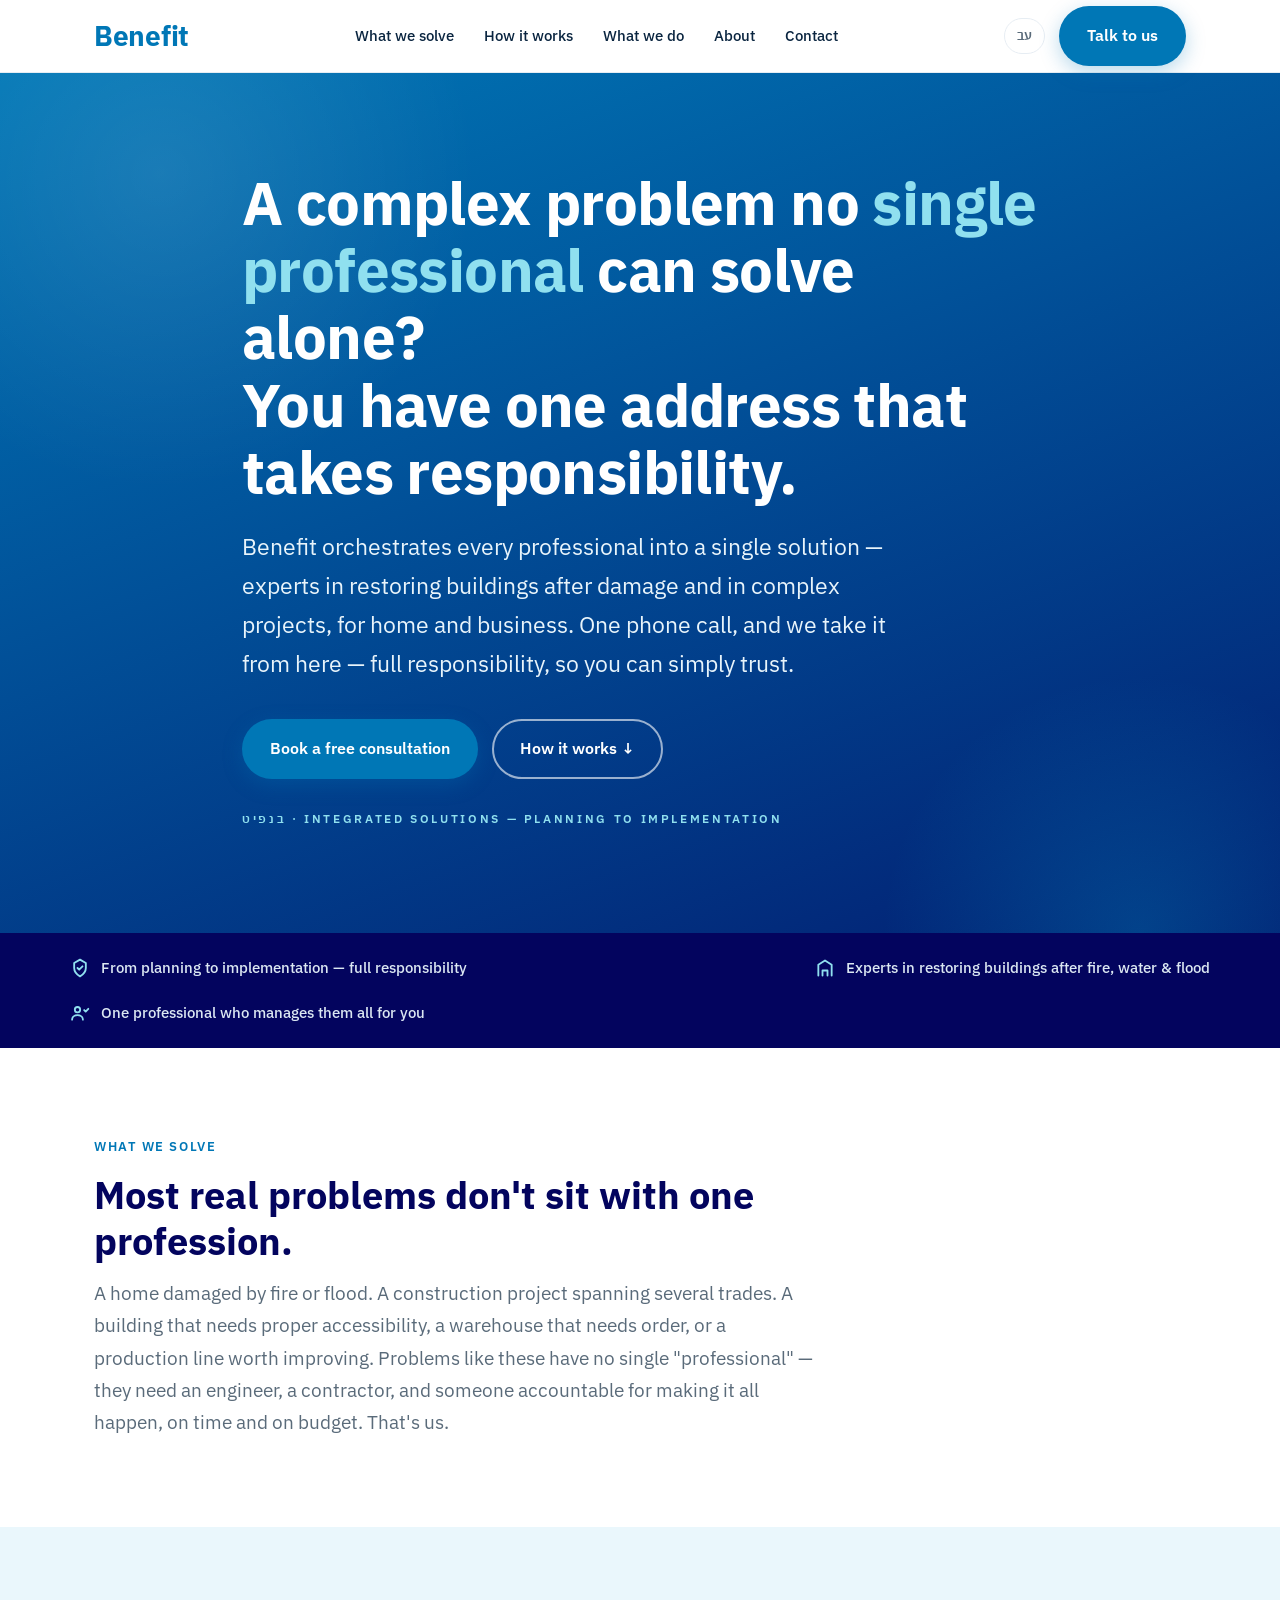
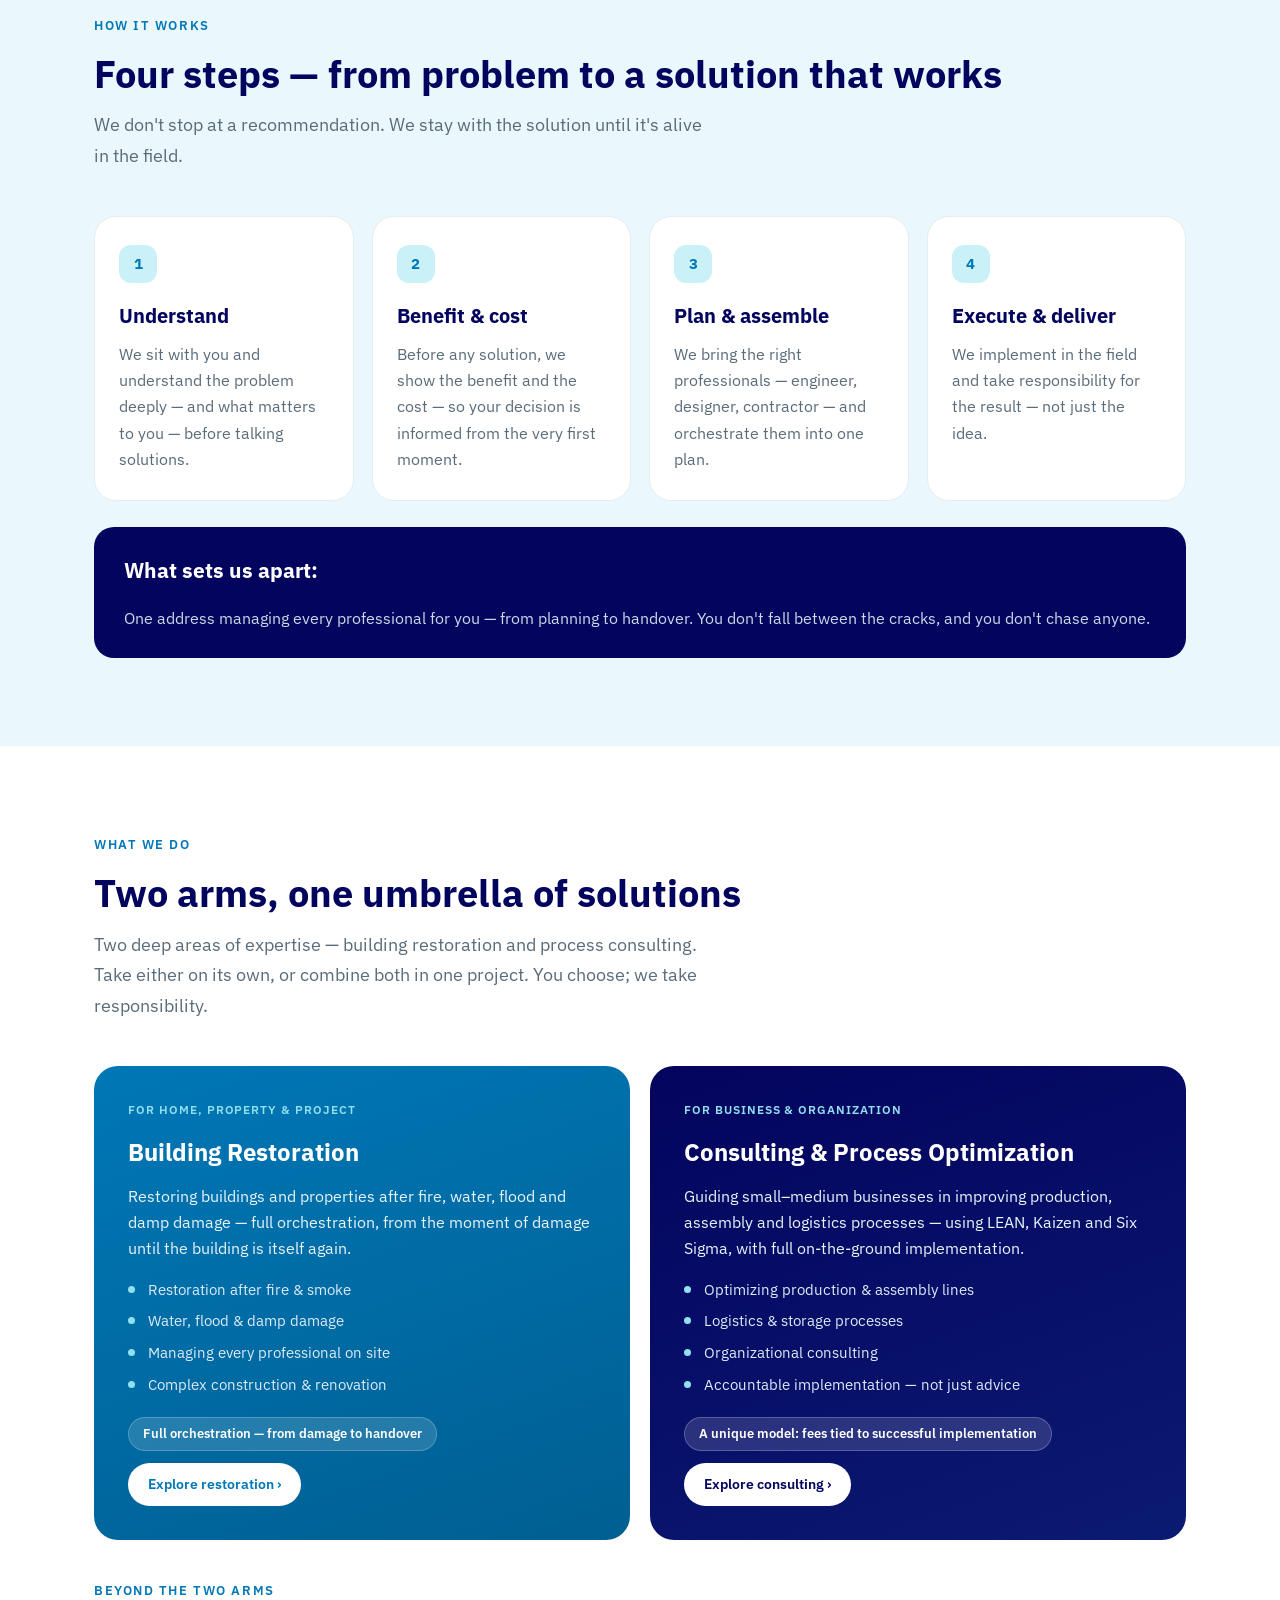
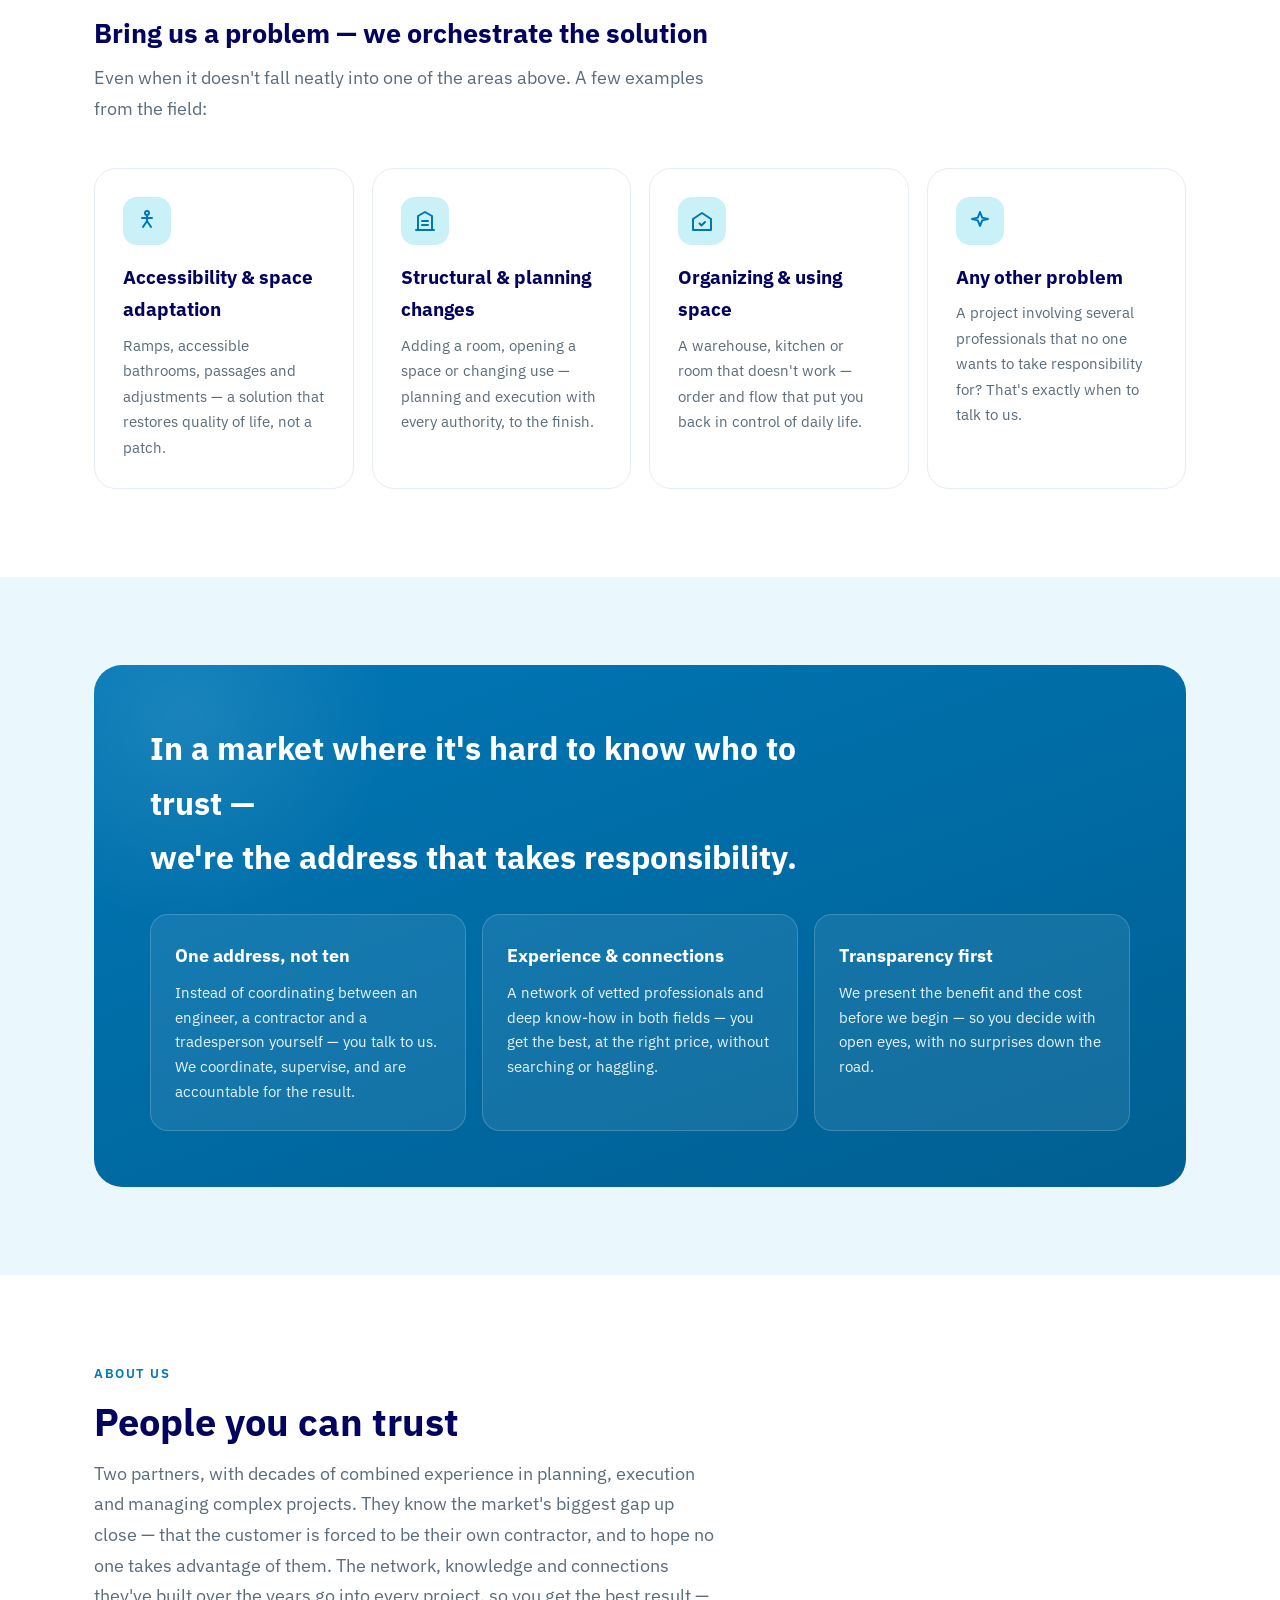
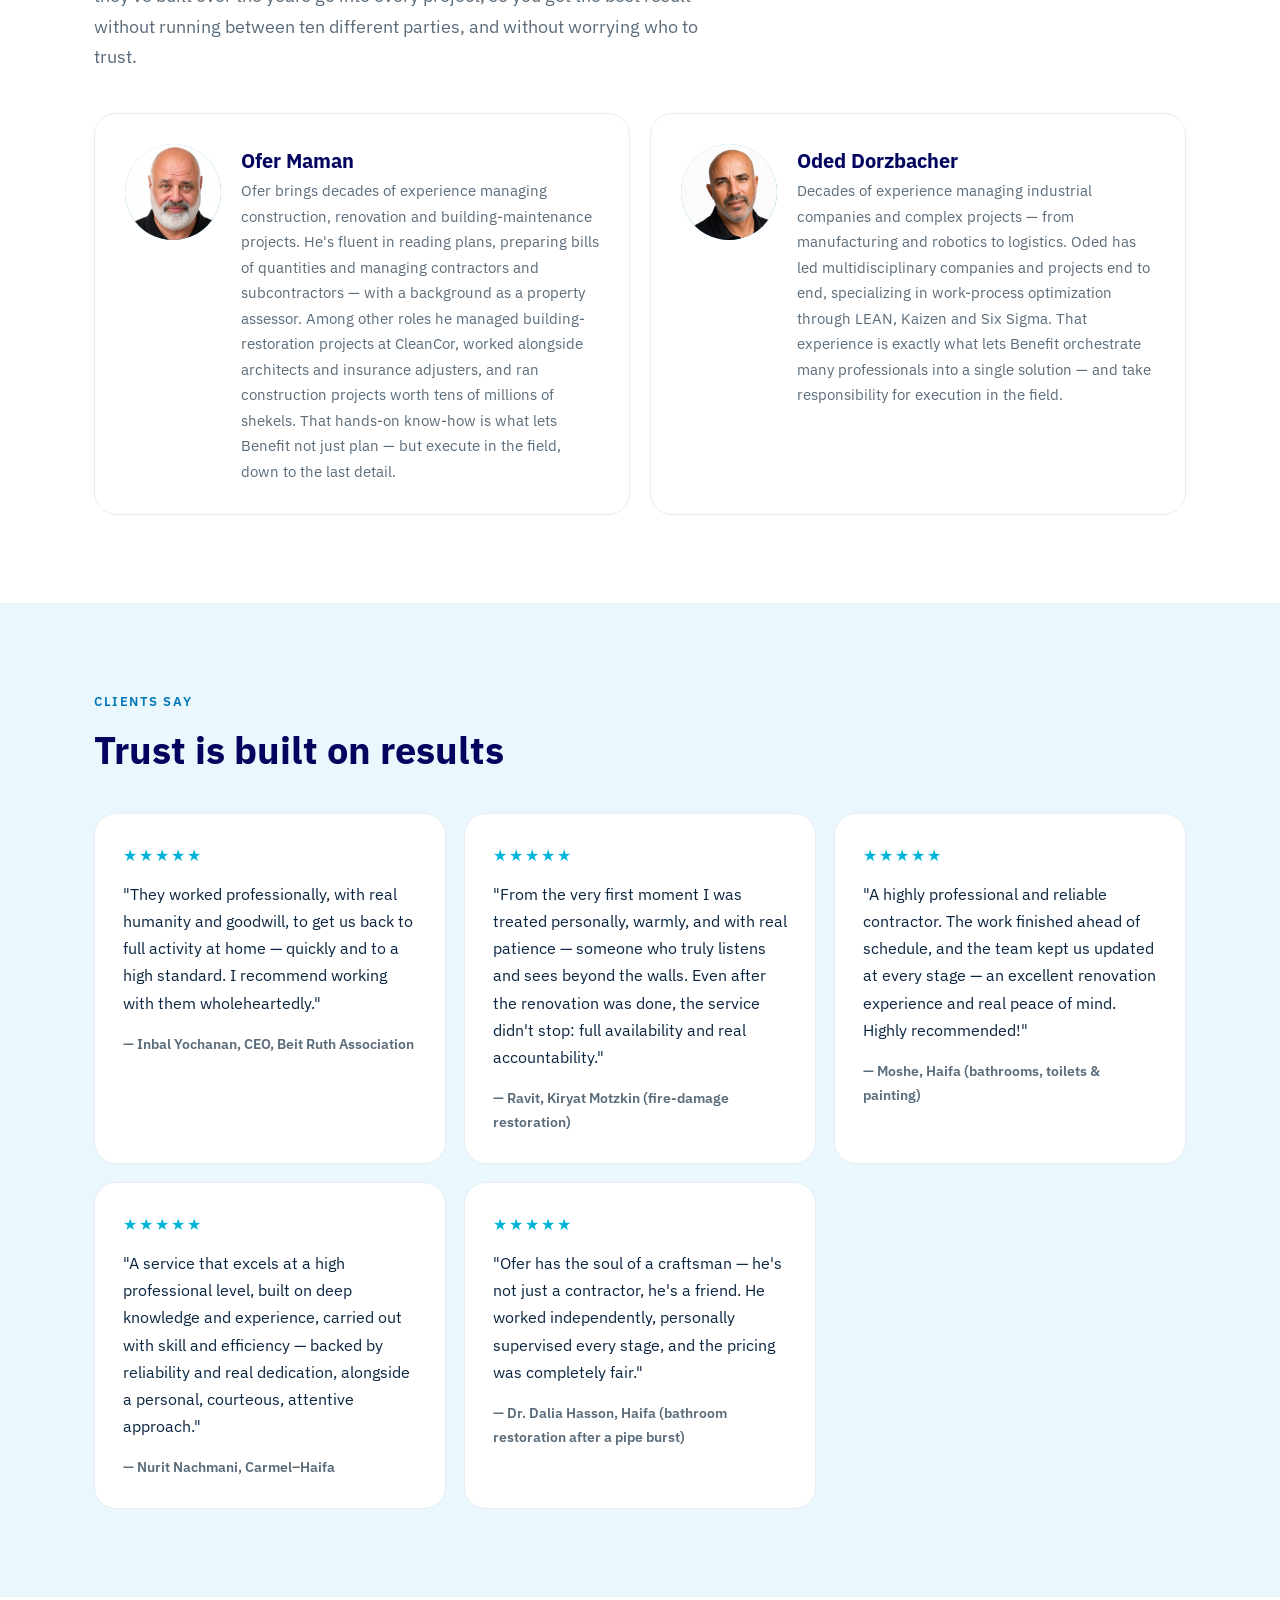
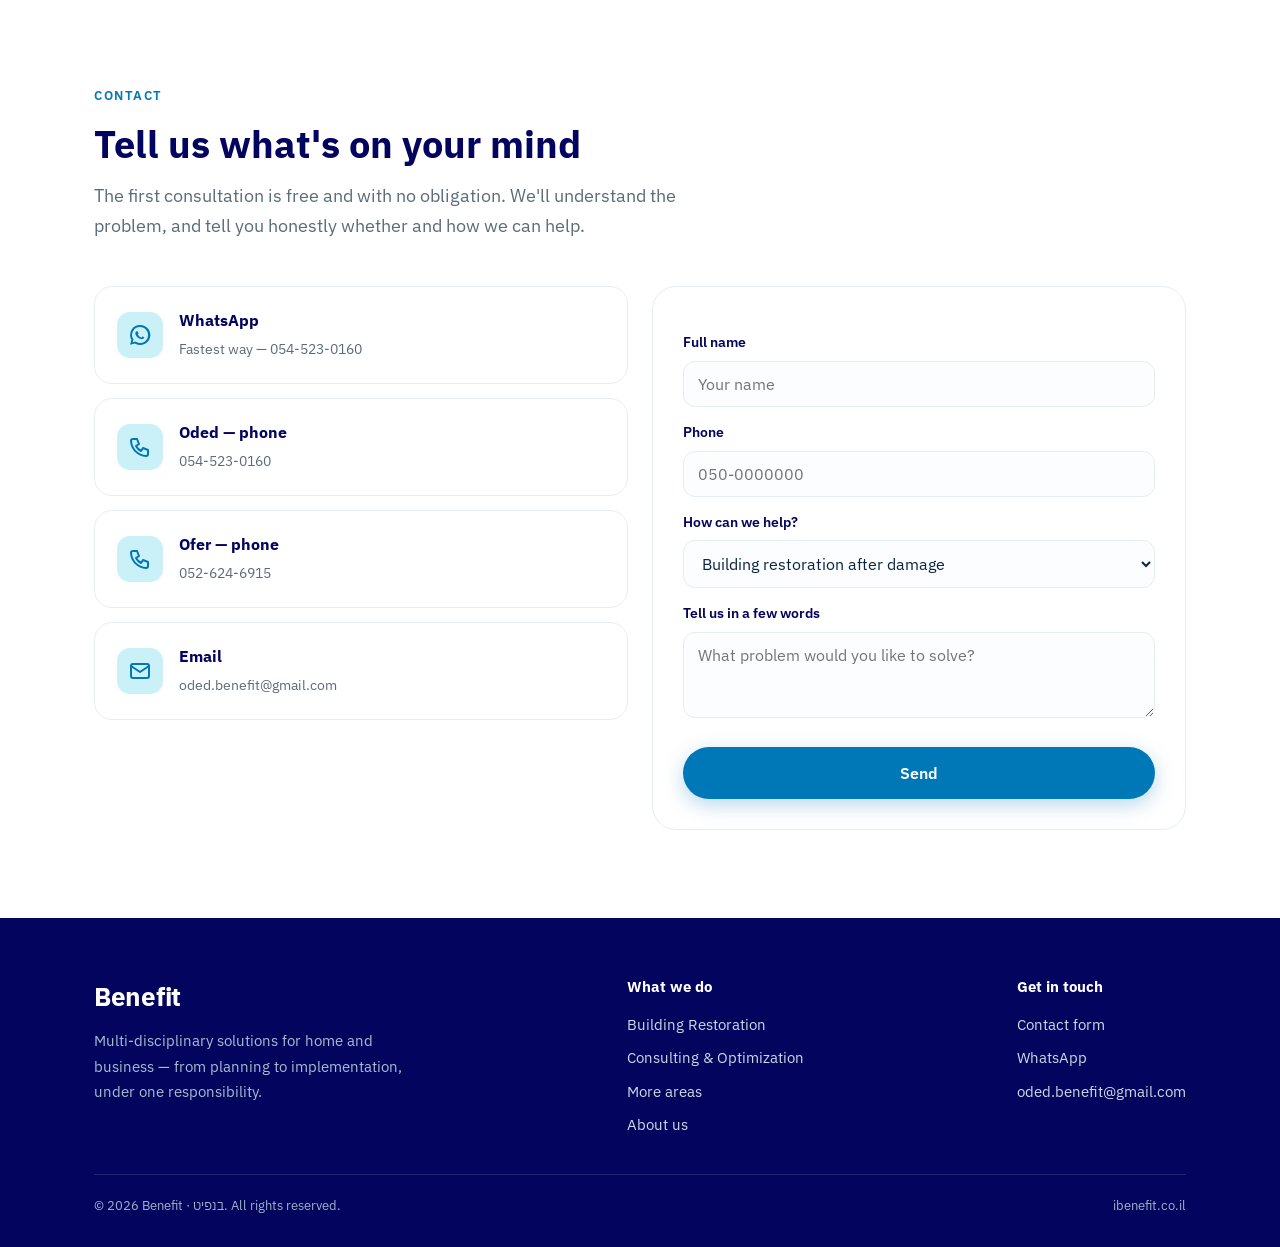
<file: en/index.html>
<!DOCTYPE html>
<html dir="ltr" lang="en">
<head>
<meta charset="utf-8">
<meta name="viewport" content="width=device-width, initial-scale=1">
<title>Benefit — Multi-disciplinary Solutions, From Planning to Implementation</title>
<meta name="description" content="Benefit orchestrates multi-disciplinary solutions for homeowners and small–medium businesses: building restoration after damage, consulting and process optimization, accessibility and structural work. One address that takes responsibility — from planning to implementation.">
<link rel="icon" href="../favicon.svg" type="image/svg+xml">
<link rel="preconnect" href="https://fonts.googleapis.com">
<link rel="preconnect" href="https://fonts.gstatic.com" crossorigin>
<link href="https://fonts.googleapis.com/css2?family=IBM+Plex+Sans:wght@300;400;500;600;700&family=IBM+Plex+Sans+Hebrew:wght@300;400;500;600;700&display=swap" rel="stylesheet">
<link rel="stylesheet" href="../styles.css">
<style>:root{--font:'IBM Plex Sans','IBM Plex Sans Hebrew',sans-serif}</style>
<script>document.documentElement.classList.add('js')</script>
</head>
<body>
<div class="progress"></div>

<header>
  <div class="wrap nav">
    <a href="index.html" class="brand">Benefit</a>
    <nav class="links">
      <a href="#insight">What we solve</a>
      <a href="#how">How it works</a>
      <a href="#solutions">What we do</a>
      <a href="#about">About</a>
      <a href="#contact">Contact</a>
    </nav>
    <div class="nav-cta">
      <a class="lang" href="../index.html">עב</a>
      <a href="#contact" class="btn btn-primary">Talk to us</a>
    </div>
    <button class="navbtn" aria-label="Menu"><span></span><span></span><span></span></button>
  </div>
  <div class="mobile-panel">
    <a href="#insight">What we solve</a>
    <a href="#how">How it works</a>
    <a href="#solutions">What we do</a>
    <a href="#about">About</a>
    <a href="../index.html">עברית</a>
    <a href="#contact" class="pcta">Talk to us ›</a>
  </div>
</header>

<a id="top"></a>
<section class="hero">
  <div class="halo"></div><div class="halo2"></div>
  <div class="wrap hero-inner">
    <h1 class="hrotate">
      <span class="is-active">A complex problem no <span class="hl">single professional</span> can solve alone?<br>You have one address that takes responsibility.</span>
      <span>Got a problem no <span class="hl">single professional</span> can solve alone?<br>We tie all the threads together.</span>
    </h1>
    <p class="sub">Benefit orchestrates every professional into a single solution — experts in restoring buildings after damage and in complex projects, for home and business. One phone call, and we take it from here — full responsibility, so you can simply trust.</p>
    <div class="cta-row">
      <a href="#contact" class="btn btn-primary">Book a free consultation</a>
      <a href="#how" class="btn btn-ghost">How it works ↓</a>
    </div>
    <div class="en-tag">בנפיט · Integrated Solutions — Planning to Implementation</div>
  </div>
</section>

<div class="trust">
  <div class="wrap row">
    <div class="item"><svg width="20" height="20" viewBox="0 0 24 24" fill="none" stroke="#90E0EF" stroke-width="2.2" stroke-linecap="round" stroke-linejoin="round"><path d="M12 2l7 4v6c0 5-3.5 8-7 10-3.5-2-7-5-7-10V6z"/><path d="M9 12l2 2 4-4"/></svg>From planning to implementation — full responsibility</div>
    <div class="item"><svg width="20" height="20" viewBox="0 0 24 24" fill="none" stroke="#90E0EF" stroke-width="2.2" stroke-linecap="round" stroke-linejoin="round"><path d="M4 21V8l8-5 8 5v13"/><path d="M9 21v-6h6v6"/></svg>Experts in restoring buildings after fire, water & flood</div>
    <div class="item"><svg width="20" height="20" viewBox="0 0 24 24" fill="none" stroke="#90E0EF" stroke-width="2.2" stroke-linecap="round" stroke-linejoin="round"><circle cx="9" cy="8" r="3.2"/><path d="M2.5 20c0-3.3 2.9-5.5 6.5-5.5s6.5 2.2 6.5 5.5"/><path d="M17 8.5l1.8 1.8L22 7"/></svg>One professional who manages them all for you</div>
  </div>
</div>

<section class="block insight hide-mobile" id="insight">
  <div class="wrap reveal">
    <div class="eyebrow">What we solve</div>
    <h2 class="sec">Most real problems don't sit with one profession.</h2>
    <p class="lead">A home damaged by fire or flood. A construction project spanning several trades. A building that needs proper accessibility, a warehouse that needs order, or a production line worth improving. Problems like these have no single "professional" — they need an engineer, a contractor, and someone accountable for making it all happen, on time and on budget. That's us.</p>
  </div>
</section>

<section class="block tint hide-mobile" id="how">
  <div class="wrap reveal">
    <div class="eyebrow">How it works</div>
    <h2 class="sec">Four steps — from problem to a solution that works</h2>
    <p class="lead">We don't stop at a recommendation. We stay with the solution until it's alive in the field.</p>
    <div class="steps">
      <div class="step"><div class="n">1</div><h3>Understand</h3><p>We sit with you and understand the problem deeply — and what matters to you — before talking solutions.</p></div>
      <div class="step"><div class="n">2</div><h3>Benefit & cost</h3><p>Before any solution, we show the benefit and the cost — so your decision is informed from the very first moment.</p></div>
      <div class="step"><div class="n">3</div><h3>Plan & assemble</h3><p>We bring the right professionals — engineer, designer, contractor — and orchestrate them into one plan.</p></div>
      <div class="step"><div class="n">4</div><h3>Execute & deliver</h3><p>We implement in the field and take responsibility for the result — not just the idea.</p></div>
    </div>
    <div class="fee-note">
      <span class="big">What sets us apart:</span>
      <span class="small">One address managing every professional for you — from planning to handover. You don't fall between the cracks, and you don't chase anyone.</span>
    </div>
  </div>
</section>

<section class="block" id="solutions">
  <div class="wrap reveal">
    <div class="eyebrow">What we do</div>
    <h2 class="sec">Two arms, one umbrella of solutions</h2>
    <p class="lead">Two deep areas of expertise — building restoration and process consulting. Take either on its own, or combine both in one project. You choose; we take responsibility.</p>
    <div class="branches">
      <div class="branch core">
        <div class="kick">For home, property & project</div>
        <h3>Building Restoration</h3>
        <p>Restoring buildings and properties after fire, water, flood and damp damage — full orchestration, from the moment of damage until the building is itself again.</p>
        <ul>
          <li>Restoration after fire & smoke</li>
          <li>Water, flood & damp damage</li>
          <li>Managing every professional on site</li>
          <li>Complex construction & renovation</li>
        </ul>
        <div class="cardfoot">
          <span class="badge">Full orchestration — from damage to handover</span>
          <a href="restoration.html" class="cta">Explore restoration ›</a>
        </div>
      </div>
      <div class="branch consult">
        <div class="kick">For business & organization</div>
        <h3>Consulting & Process Optimization</h3>
        <p>Guiding small–medium businesses in improving production, assembly and logistics processes — using LEAN, Kaizen and Six Sigma, with full on-the-ground implementation.</p>
        <ul>
          <li>Optimizing production & assembly lines</li>
          <li>Logistics & storage processes</li>
          <li>Organizational consulting</li>
          <li>Accountable implementation — not just advice</li>
        </ul>
        <div class="cardfoot">
          <span class="badge">A unique model: fees tied to successful implementation</span>
          <a href="consulting.html" class="cta">Explore consulting ›</a>
        </div>
      </div>
    </div>
    <div class="hide-mobile">
    <div class="eyebrow" style="margin-top:8px">Beyond the two arms</div>
    <h2 class="sec" style="font-size:clamp(21px,3vw,27px)">Bring us a problem — we orchestrate the solution</h2>
    <p class="lead">Even when it doesn't fall neatly into one of the areas above. A few examples from the field:</p>
    <div class="sol-grid g4">
      <div class="sol"><div class="ic"><svg width="24" height="24" viewBox="0 0 24 24" fill="none" stroke="#0077B6" stroke-width="2" stroke-linecap="round" stroke-linejoin="round"><circle cx="12" cy="4" r="2"/><path d="M12 6v6m0 0l-4 6m4-6l4 6M7 9h10"/></svg></div><h3>Accessibility & space adaptation</h3><p>Ramps, accessible bathrooms, passages and adjustments — a solution that restores quality of life, not a patch.</p></div>
      <div class="sol"><div class="ic"><svg width="24" height="24" viewBox="0 0 24 24" fill="none" stroke="#0077B6" stroke-width="2" stroke-linecap="round" stroke-linejoin="round"><path d="M3 21h18M5 21V7l7-4 7 4v14"/><path d="M9 12h6M9 16h6"/></svg></div><h3>Structural & planning changes</h3><p>Adding a room, opening a space or changing use — planning and execution with every authority, to the finish.</p></div>
      <div class="sol"><div class="ic"><svg width="24" height="24" viewBox="0 0 24 24" fill="none" stroke="#0077B6" stroke-width="2" stroke-linecap="round" stroke-linejoin="round"><path d="M3 21V10l9-6 9 6v11H3z"/><path d="M9.5 14.5l2 2 3.5-3.5"/></svg></div><h3>Organizing & using space</h3><p>A warehouse, kitchen or room that doesn't work — order and flow that put you back in control of daily life.</p></div>
      <div class="sol"><div class="ic"><svg width="24" height="24" viewBox="0 0 24 24" fill="none" stroke="#0077B6" stroke-width="2" stroke-linecap="round" stroke-linejoin="round"><path d="M12 3l2.2 5.6L20 10l-5.8 1.4L12 17l-2.2-5.6L4 10l5.8-1.4z"/></svg></div><h3>Any other problem</h3><p>A project involving several professionals that no one wants to take responsibility for? That's exactly when to talk to us.</p></div>
    </div>
    </div>
  </div>
</section>

<section class="block tint hide-mobile">
  <div class="wrap reveal">
    <div class="diff">
      <div class="halo"></div>
      <h2>In a market where it's hard to know who to trust —<br>we're the address that takes responsibility.</h2>
      <div class="trust3">
        <div class="c">
          <h4>One address, not ten</h4>
          <p>Instead of coordinating between an engineer, a contractor and a tradesperson yourself — you talk to us. We coordinate, supervise, and are accountable for the result.</p>
        </div>
        <div class="c">
          <h4>Experience & connections</h4>
          <p>A network of vetted professionals and deep know-how in both fields — you get the best, at the right price, without searching or haggling.</p>
        </div>
        <div class="c">
          <h4>Transparency first</h4>
          <p>We present the benefit and the cost before we begin — so you decide with open eyes, with no surprises down the road.</p>
        </div>
      </div>
    </div>
  </div>
</section>

<section class="block" id="about">
  <div class="wrap reveal">
    <div class="eyebrow">About us</div>
    <h2 class="sec">People you can trust</h2>
    <p class="lead">Two partners, with decades of combined experience in planning, execution and managing complex projects. They know the market's biggest gap up close — that the customer is forced to be their own contractor, and to hope no one takes advantage of them. The network, knowledge and connections they've built over the years go into every project, so you get the best result — without running between ten different parties, and without worrying who to trust.</p>
    <div class="founders">
      <div class="founder">
        <div class="av"><img src="../ofer.jpg" alt="Ofer Maman"></div>
        <div>
          <h3>Ofer Maman</h3>
          <p>Ofer brings decades of experience managing construction, renovation and building-maintenance projects. He's fluent in reading plans, preparing bills of quantities and managing contractors and subcontractors — with a background as a property assessor. Among other roles he managed building-restoration projects at CleanCor, worked alongside architects and insurance adjusters, and ran construction projects worth tens of millions of shekels. That hands-on know-how is what lets Benefit not just plan — but execute in the field, down to the last detail.</p>
        </div>
      </div>
      <div class="founder">
        <div class="av"><img src="../oded.jpg" alt="Oded Dorzbacher"></div>
        <div>
          <h3>Oded Dorzbacher</h3>
          <p>Decades of experience managing industrial companies and complex projects — from manufacturing and robotics to logistics. Oded has led multidisciplinary companies and projects end to end, specializing in work-process optimization through LEAN, Kaizen and Six Sigma. That experience is exactly what lets Benefit orchestrate many professionals into a single solution — and take responsibility for execution in the field.</p>
        </div>
      </div>
    </div>
  </div>
</section>

<section class="block tint testimonials-section">
  <div class="wrap reveal">
    <div class="eyebrow">Clients say</div>
    <h2 class="sec">Trust is built on results</h2>
    <div class="quotes">
      <div class="quote"><div class="stars">★★★★★</div><p>"They worked professionally, with real humanity and goodwill, to get us back to full activity at home — quickly and to a high standard. I recommend working with them wholeheartedly."</p><div class="who">— Inbal Yochanan, CEO, Beit Ruth Association</div></div>
      <div class="quote"><div class="stars">★★★★★</div><p>"From the very first moment I was treated personally, warmly, and with real patience — someone who truly listens and sees beyond the walls. Even after the renovation was done, the service didn't stop: full availability and real accountability."</p><div class="who">— Ravit, Kiryat Motzkin (fire-damage restoration)</div></div>
      <div class="quote"><div class="stars">★★★★★</div><p>"A highly professional and reliable contractor. The work finished ahead of schedule, and the team kept us updated at every stage — an excellent renovation experience and real peace of mind. Highly recommended!"</p><div class="who">— Moshe, Haifa (bathrooms, toilets & painting)</div></div>
      <div class="quote"><div class="stars">★★★★★</div><p>"A service that excels at a high professional level, built on deep knowledge and experience, carried out with skill and efficiency — backed by reliability and real dedication, alongside a personal, courteous, attentive approach."</p><div class="who">— Nurit Nachmani, Carmel–Haifa</div></div>
      <div class="quote"><div class="stars">★★★★★</div><p>"Ofer has the soul of a craftsman — he's not just a contractor, he's a friend. He worked independently, personally supervised every stage, and the pricing was completely fair."</p><div class="who">— Dr. Dalia Hasson, Haifa (bathroom restoration after a pipe burst)</div></div>
    </div>
    <div class="quote-dots" aria-label="Choose testimonial"></div>
  </div>
</section>

<section class="block" id="contact">
  <div class="wrap reveal">
    <div class="eyebrow">Contact</div>
    <h2 class="sec">Tell us what's on your mind</h2>
    <p class="lead">The first consultation is free and with no obligation. We'll understand the problem, and tell you honestly whether and how we can help.</p>
    <div class="contact-wrap">
      <div class="channels">
        <a href="https://wa.me/972545230160" class="chan"><div class="ic"><svg width="24" height="24" viewBox="0 0 24 24" fill="#0077B6"><path d="M12 2a10 10 0 00-8.6 15l-1.3 4.7 4.8-1.3A10 10 0 1012 2zm0 2a8 8 0 11-4.2 14.8l-.3-.2-2.8.7.8-2.7-.2-.3A8 8 0 0112 4zm4.5 10.3c-.2-.1-1.4-.7-1.6-.8-.2-.1-.4-.1-.5.1l-.7.9c-.1.2-.3.2-.5.1a6.5 6.5 0 01-3.2-2.8c-.1-.2 0-.4.1-.5l.4-.5c.1-.2.1-.3 0-.5l-.7-1.6c-.2-.4-.4-.4-.5-.4h-.5c-.2 0-.5.1-.7.3-.7.7-.9 1.6-.6 2.6.5 1.7 1.6 3.1 3.4 4.1 1.6.9 2.6 1 3.4.8.5-.1 1.4-.6 1.6-1.2.2-.5.2-1 .1-1.1z"/></svg></div><div class="t"><b>WhatsApp</b><span>Fastest way — 054-523-0160</span></div></a>
        <a href="tel:+972545230160" class="chan"><div class="ic"><svg width="24" height="24" viewBox="0 0 24 24" fill="none" stroke="#0077B6" stroke-width="2" stroke-linecap="round" stroke-linejoin="round"><path d="M5 4h4l2 5-3 2a12 12 0 005 5l2-3 5 2v4a2 2 0 01-2 2A16 16 0 013 6a2 2 0 012-2z"/></svg></div><div class="t"><b>Oded — phone</b><span>054-523-0160</span></div></a>
        <a href="tel:+972526246915" class="chan"><div class="ic"><svg width="24" height="24" viewBox="0 0 24 24" fill="none" stroke="#0077B6" stroke-width="2" stroke-linecap="round" stroke-linejoin="round"><path d="M5 4h4l2 5-3 2a12 12 0 005 5l2-3 5 2v4a2 2 0 01-2 2A16 16 0 013 6a2 2 0 012-2z"/></svg></div><div class="t"><b>Ofer — phone</b><span>052-624-6915</span></div></a>
        <a href="mailto:oded.benefit@gmail.com" class="chan"><div class="ic"><svg width="24" height="24" viewBox="0 0 24 24" fill="none" stroke="#0077B6" stroke-width="2" stroke-linecap="round" stroke-linejoin="round"><rect x="3" y="5" width="18" height="14" rx="2"/><path d="M3 7l9 6 9-6"/></svg></div><div class="t"><b>Email</b><span>oded.benefit@gmail.com</span></div></a>
      </div>
      <form class="card" onsubmit="event.preventDefault();this.querySelector('.btn').textContent='Thanks! We will be in touch soon ✓';">
        <label>Full name</label><input type="text" placeholder="Your name" required>
        <label>Phone</label><input type="tel" placeholder="050-0000000" required>
        <label>How can we help?</label>
        <select><option>Building restoration after damage</option><option>Accessibility at home</option><option>Structural / planning change</option><option>Consulting & process optimization</option><option>Something else</option></select>
        <label>Tell us in a few words</label><textarea rows="3" placeholder="What problem would you like to solve?"></textarea>
        <button class="btn btn-primary">Send</button>
      </form>
    </div>
  </div>
</section>

<div class="mbar">
  <a class="wa" href="https://wa.me/972545230160"><svg width="20" height="20" viewBox="0 0 24 24" fill="#fff"><path d="M12 2a10 10 0 00-8.6 15l-1.3 4.7 4.8-1.3A10 10 0 1012 2zm0 2a8 8 0 11-4.2 14.8l-.3-.2-2.8.7.8-2.7-.2-.3A8 8 0 0112 4z"/></svg>WhatsApp</a>
  <a class="call" href="tel:+972545230160"><svg width="19" height="19" viewBox="0 0 24 24" fill="none" stroke="#fff" stroke-width="2.2" stroke-linecap="round" stroke-linejoin="round"><path d="M5 4h4l2 5-3 2a12 12 0 005 5l2-3 5 2v4a2 2 0 01-2 2A16 16 0 013 6a2 2 0 012-2z"/></svg>Call us</a>
</div>

<footer>
  <div class="wrap">
    <div class="cols">
      <div style="max-width:320px">
        <div class="brand rubik" style="font-weight:700;font-size:26px">Benefit</div>
        <p style="font-size:15px;color:#a9bccf">Multi-disciplinary solutions for home and business — from planning to implementation, under one responsibility.</p>
      </div>
      <div class="fnav">
        <b class="rubik" style="color:#fff;margin-bottom:4px">What we do</b>
        <a href="restoration.html">Building Restoration</a>
        <a href="consulting.html">Consulting & Optimization</a>
        <a href="#solutions">More areas</a>
        <a href="#about">About us</a>
      </div>
      <div class="fnav">
        <b class="rubik" style="color:#fff;margin-bottom:4px">Get in touch</b>
        <a href="#contact">Contact form</a>
        <a href="https://wa.me/972545230160">WhatsApp</a>
        <a href="mailto:oded.benefit@gmail.com">oded.benefit@gmail.com</a>
      </div>
    </div>
    <div class="fin">
      <span>© 2026 Benefit · בנפיט. All rights reserved.</span>
      <span>ibenefit.co.il</span>
    </div>
  </div>
</footer>

<script src="../app.js" defer></script>
</body>
</html>
</file>
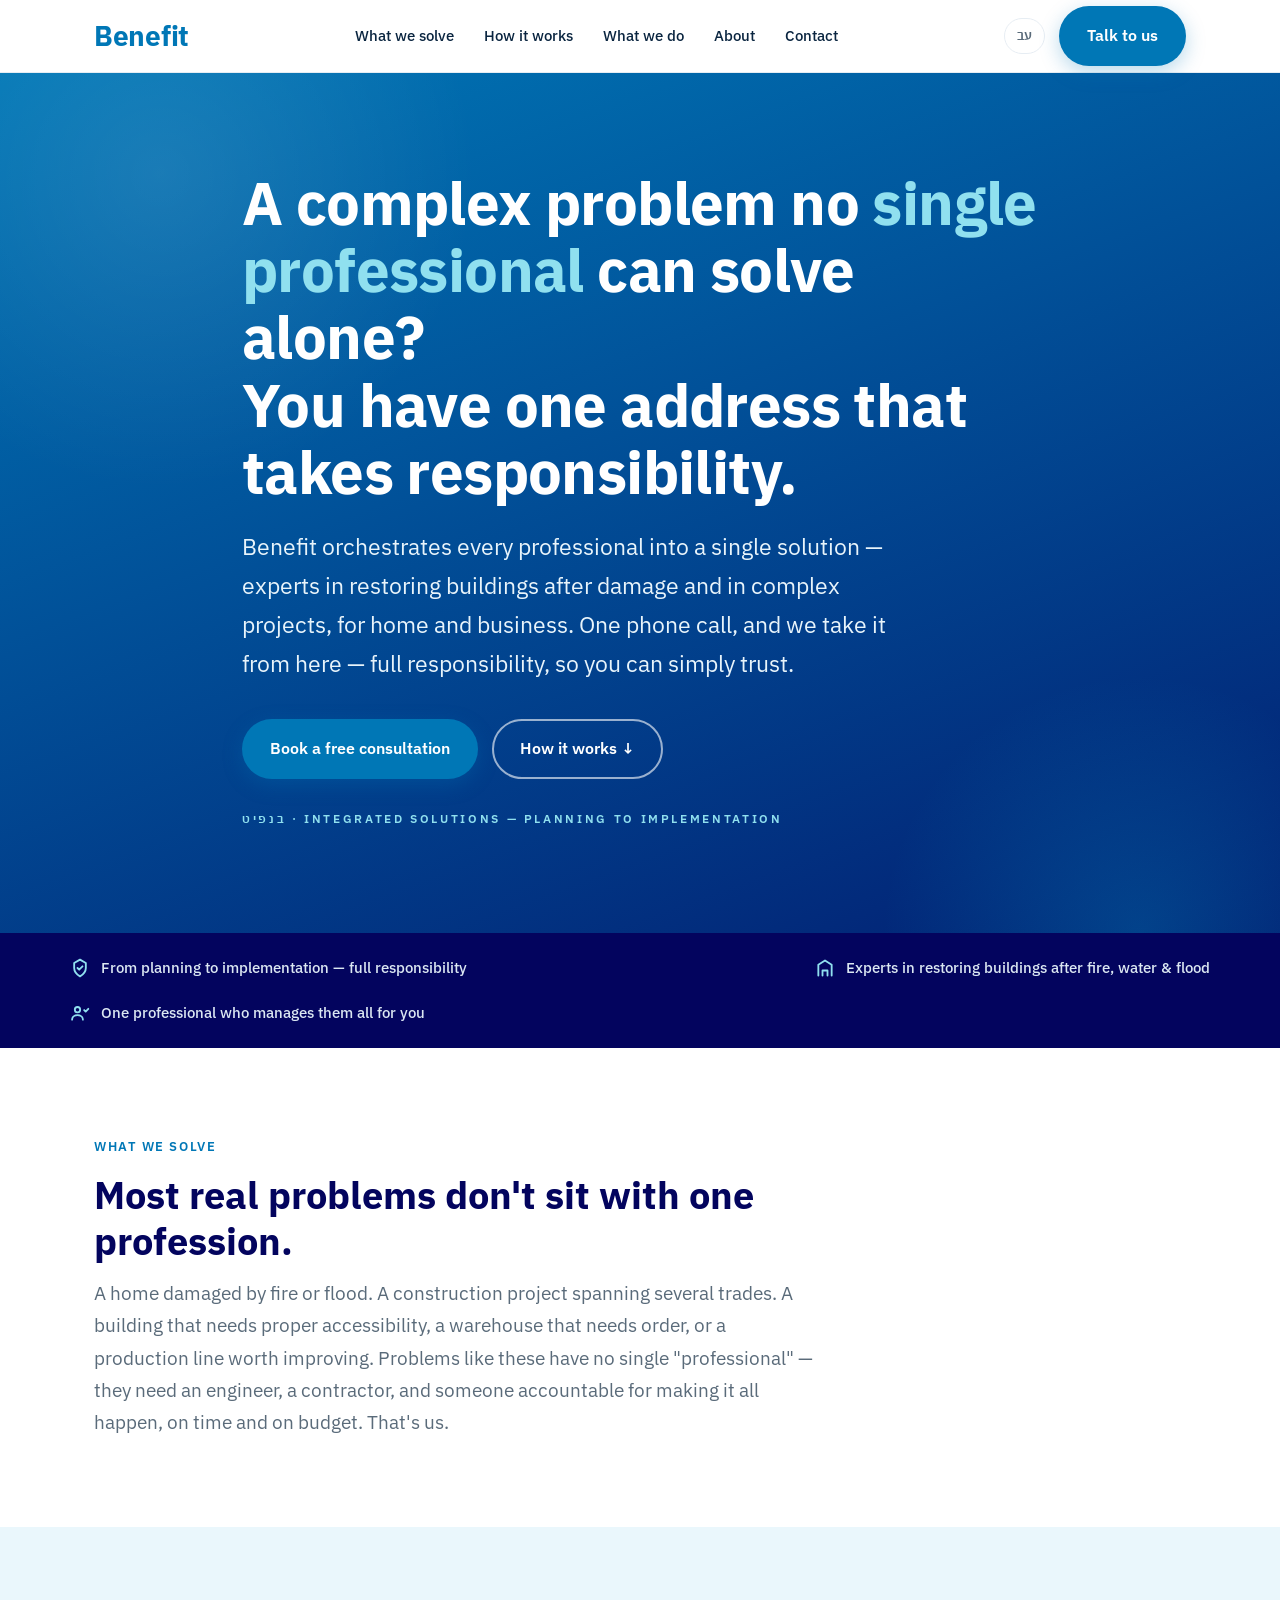
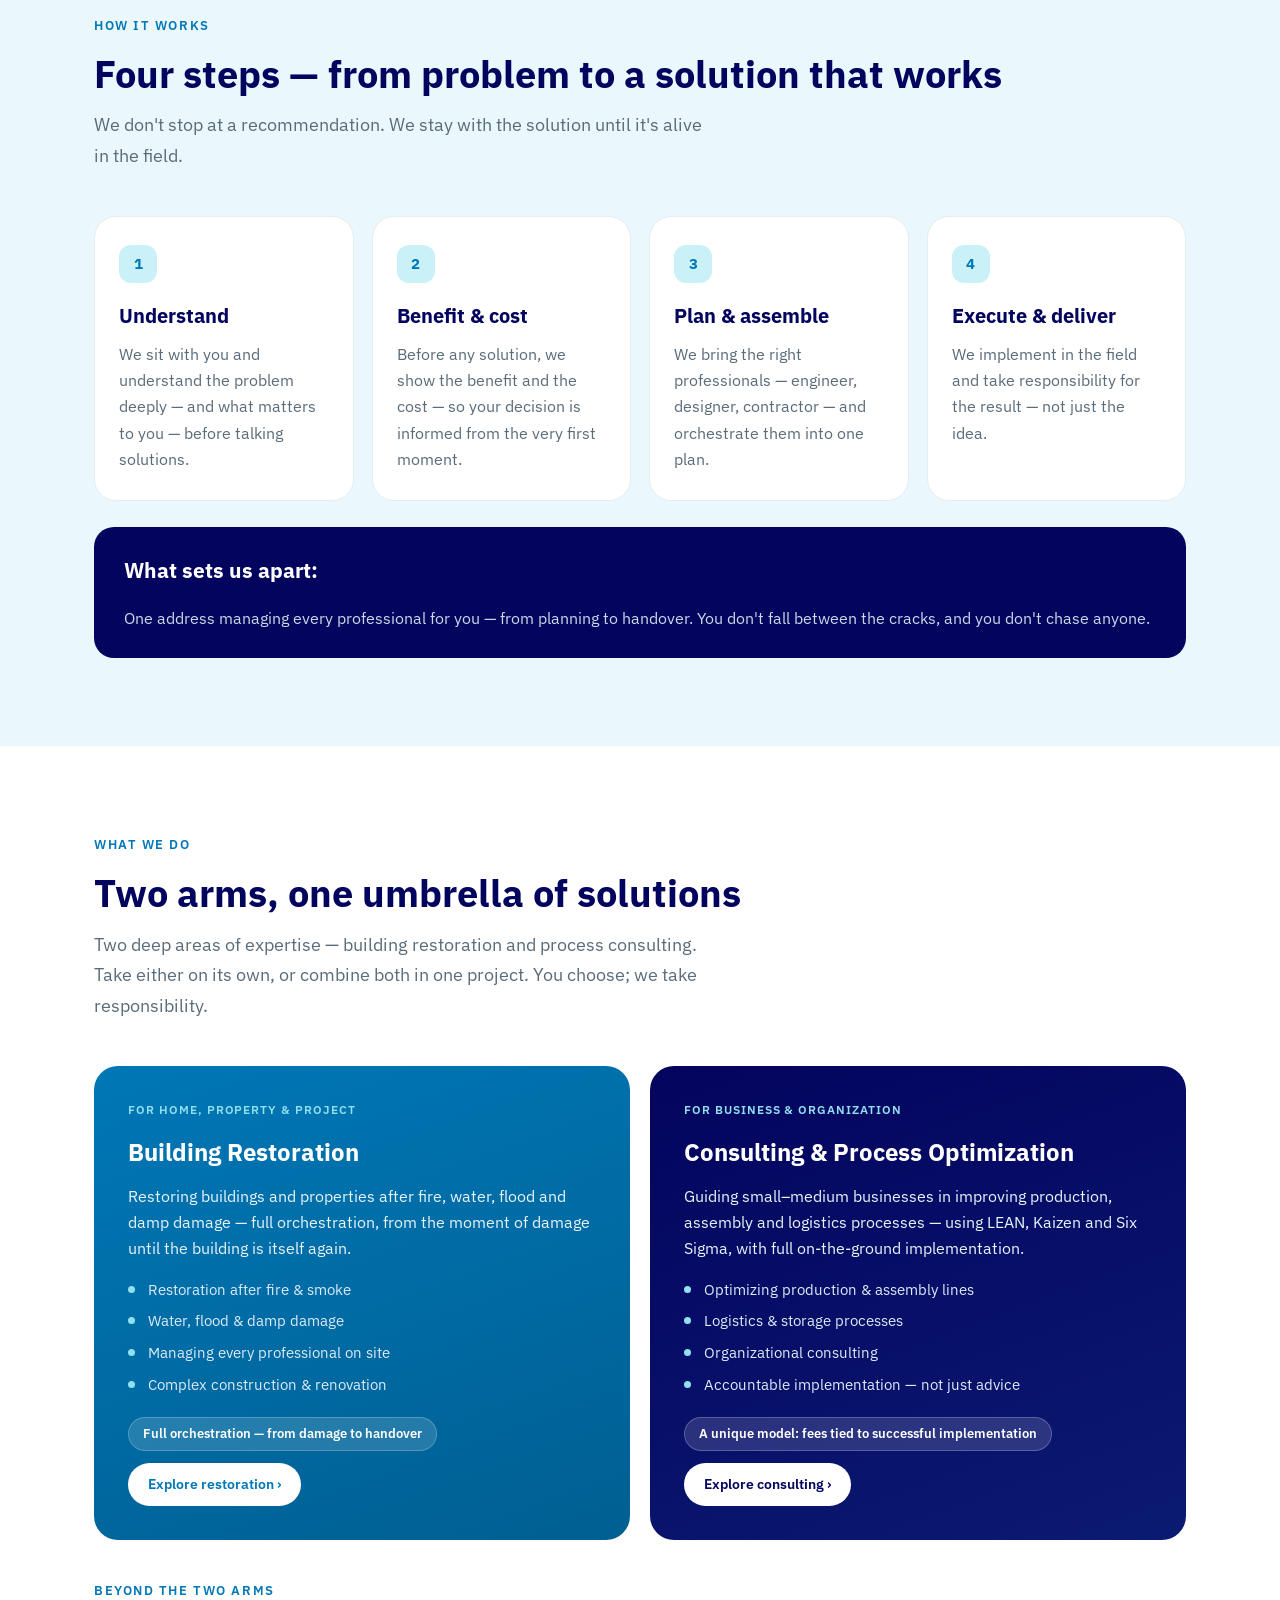
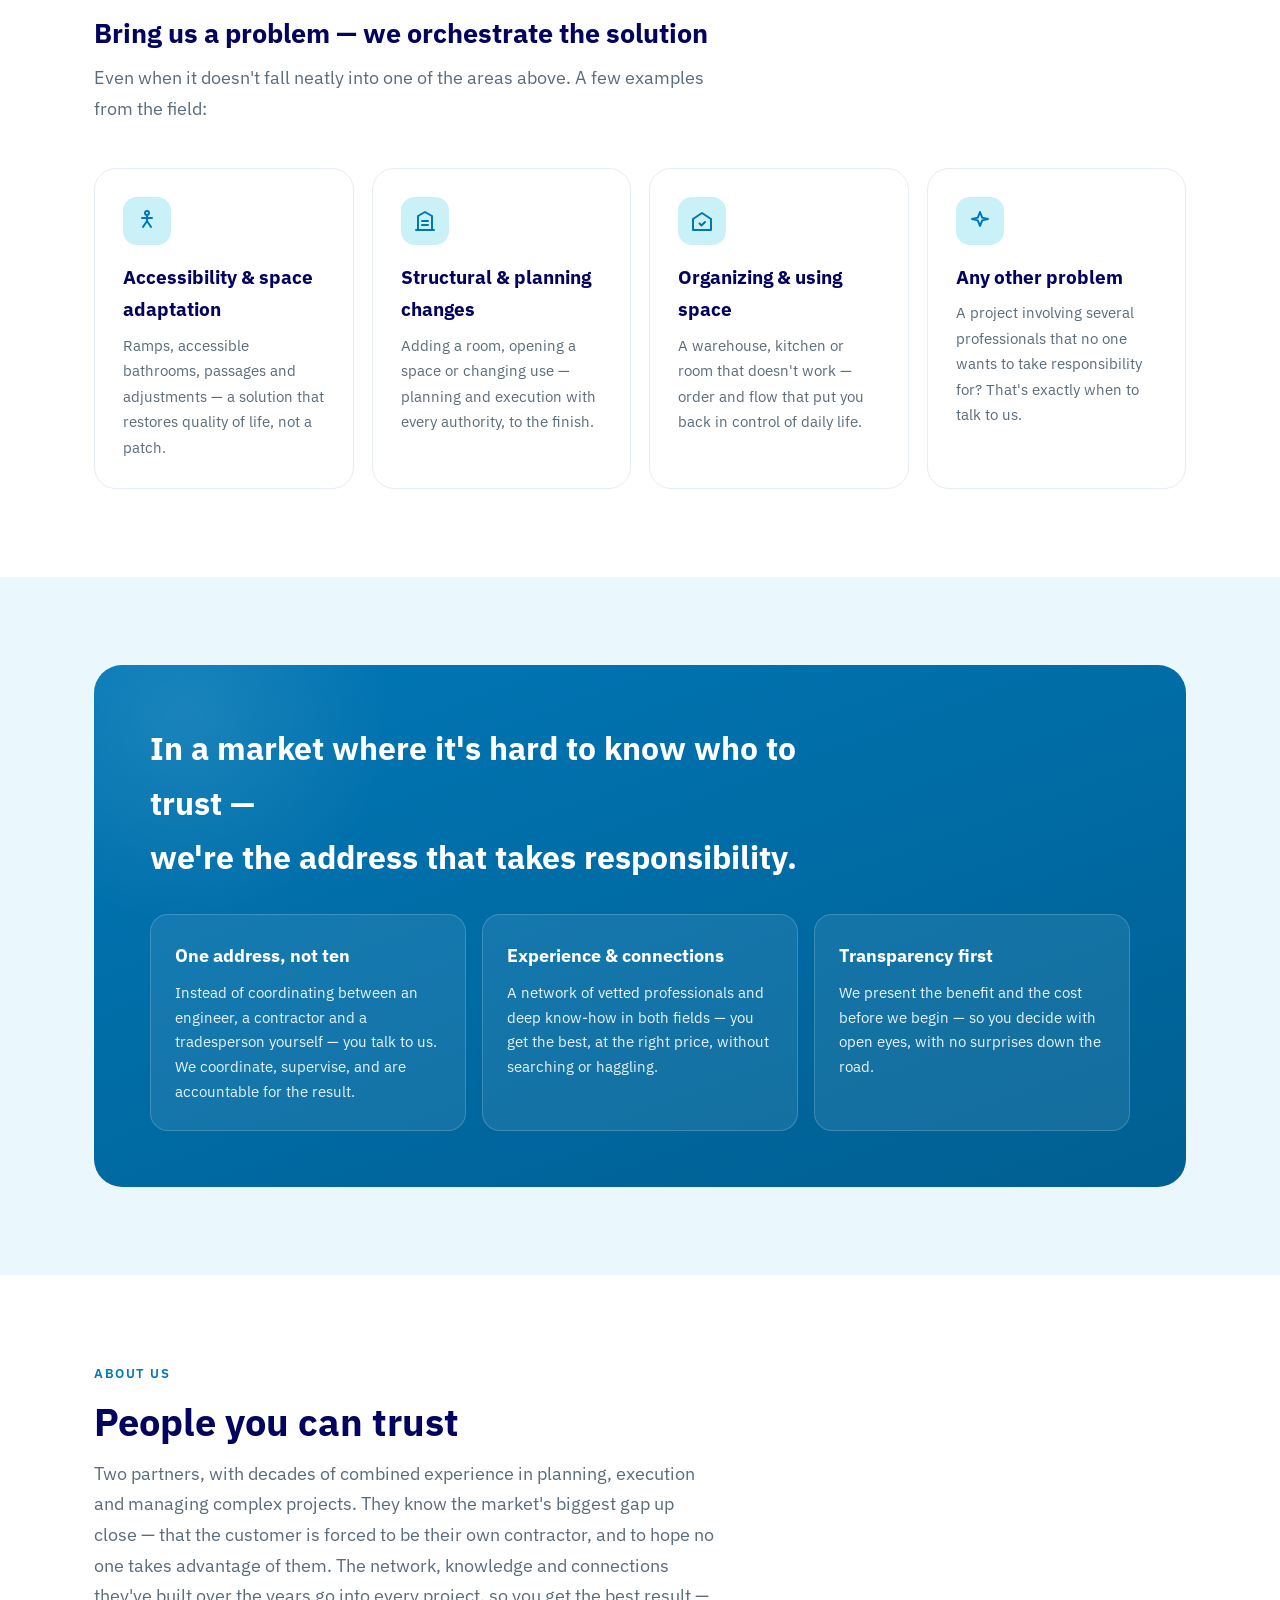
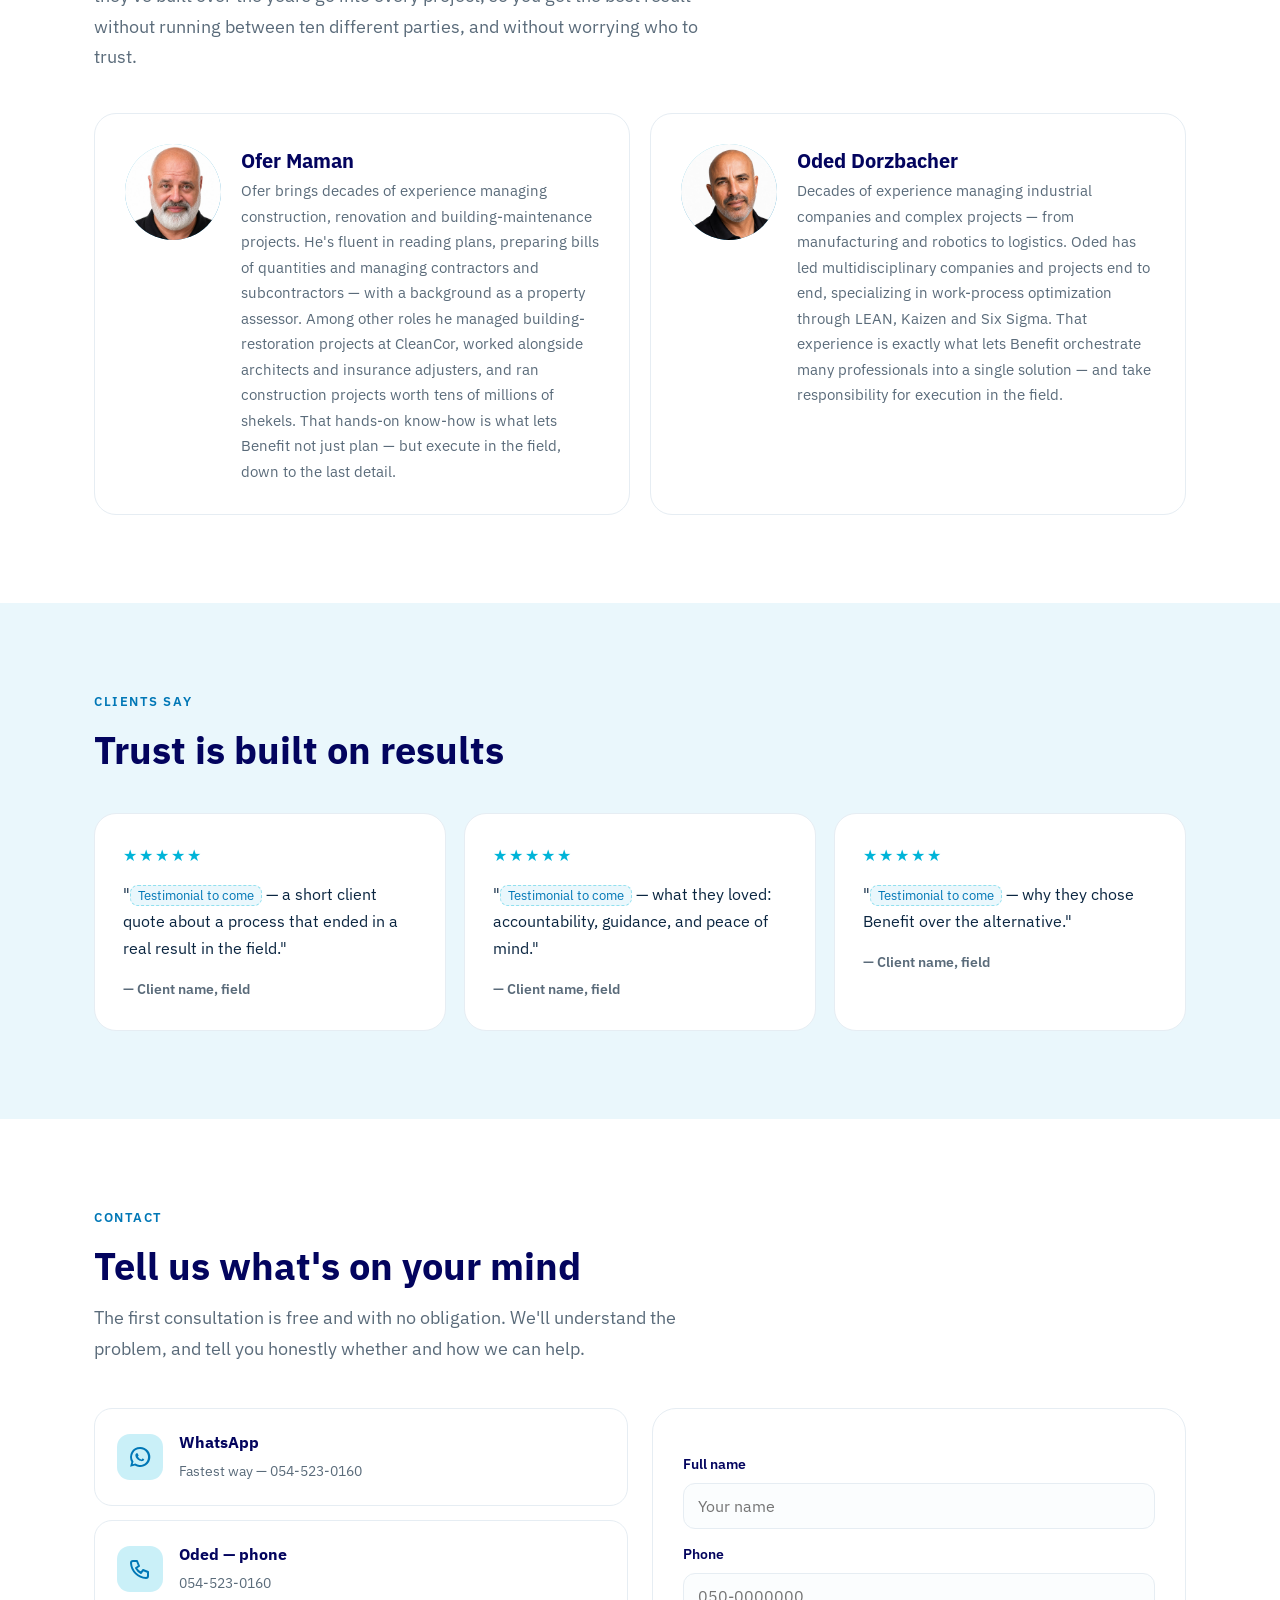
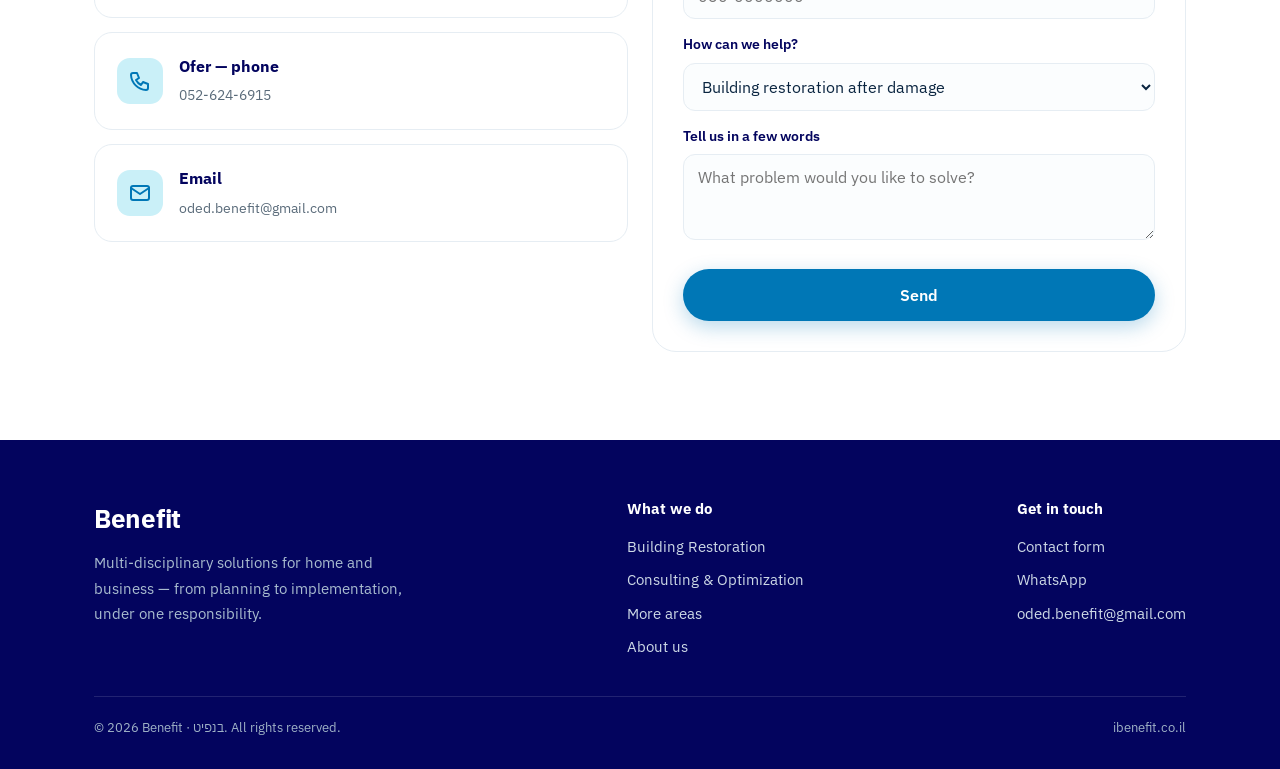
<file: benefit-site 2/en/index.html>
<!DOCTYPE html>
<html dir="ltr" lang="en">
<head>
<meta charset="utf-8">
<meta name="viewport" content="width=device-width, initial-scale=1">
<title>Benefit — Multi-disciplinary Solutions, From Planning to Implementation</title>
<meta name="description" content="Benefit orchestrates multi-disciplinary solutions for homeowners and small–medium businesses: building restoration after damage, consulting and process optimization, accessibility and structural work. One address that takes responsibility — from planning to implementation.">
<link rel="icon" href="../favicon.svg" type="image/svg+xml">
<link rel="preconnect" href="https://fonts.googleapis.com">
<link rel="preconnect" href="https://fonts.gstatic.com" crossorigin>
<link href="https://fonts.googleapis.com/css2?family=IBM+Plex+Sans:wght@300;400;500;600;700&family=IBM+Plex+Sans+Hebrew:wght@300;400;500;600;700&display=swap" rel="stylesheet">
<link rel="stylesheet" href="../styles.css">
<style>:root{--font:'IBM Plex Sans','IBM Plex Sans Hebrew',sans-serif}</style>
<script>document.documentElement.classList.add('js')</script>
</head>
<body>
<div class="progress"></div>

<header>
  <div class="wrap nav">
    <a href="index.html" class="brand">Benefit</a>
    <nav class="links">
      <a href="#insight">What we solve</a>
      <a href="#how">How it works</a>
      <a href="#solutions">What we do</a>
      <a href="#about">About</a>
      <a href="#contact">Contact</a>
    </nav>
    <div class="nav-cta">
      <a class="lang" href="../index.html">עב</a>
      <a href="#contact" class="btn btn-primary">Talk to us</a>
    </div>
    <button class="navbtn" aria-label="Menu"><span></span><span></span><span></span></button>
  </div>
  <div class="mobile-panel">
    <a href="#insight">What we solve</a>
    <a href="#how">How it works</a>
    <a href="#solutions">What we do</a>
    <a href="#about">About</a>
    <a href="../index.html">עברית</a>
    <a href="#contact" class="pcta">Talk to us ›</a>
  </div>
</header>

<a id="top"></a>
<section class="hero">
  <div class="halo"></div><div class="halo2"></div>
  <div class="wrap hero-inner">
    <h1 class="hrotate">
      <span class="is-active">A complex problem no <span class="hl">single professional</span> can solve alone?<br>You have one address that takes responsibility.</span>
      <span>Got a problem no <span class="hl">single professional</span> can solve alone?<br>We tie all the threads together.</span>
    </h1>
    <p class="sub">Benefit orchestrates every professional into a single solution — experts in restoring buildings after damage and in complex projects, for home and business. One phone call, and we take it from here — full responsibility, so you can simply trust.</p>
    <div class="cta-row">
      <a href="#contact" class="btn btn-primary">Book a free consultation</a>
      <a href="#how" class="btn btn-ghost">How it works ↓</a>
    </div>
    <div class="en-tag">בנפיט · Integrated Solutions — Planning to Implementation</div>
  </div>
</section>

<div class="trust">
  <div class="wrap row">
    <div class="item"><svg width="20" height="20" viewBox="0 0 24 24" fill="none" stroke="#90E0EF" stroke-width="2.2" stroke-linecap="round" stroke-linejoin="round"><path d="M12 2l7 4v6c0 5-3.5 8-7 10-3.5-2-7-5-7-10V6z"/><path d="M9 12l2 2 4-4"/></svg>From planning to implementation — full responsibility</div>
    <div class="item"><svg width="20" height="20" viewBox="0 0 24 24" fill="none" stroke="#90E0EF" stroke-width="2.2" stroke-linecap="round" stroke-linejoin="round"><path d="M4 21V8l8-5 8 5v13"/><path d="M9 21v-6h6v6"/></svg>Experts in restoring buildings after fire, water & flood</div>
    <div class="item"><svg width="20" height="20" viewBox="0 0 24 24" fill="none" stroke="#90E0EF" stroke-width="2.2" stroke-linecap="round" stroke-linejoin="round"><circle cx="9" cy="8" r="3.2"/><path d="M2.5 20c0-3.3 2.9-5.5 6.5-5.5s6.5 2.2 6.5 5.5"/><path d="M17 8.5l1.8 1.8L22 7"/></svg>One professional who manages them all for you</div>
  </div>
</div>

<section class="block insight hide-mobile" id="insight">
  <div class="wrap reveal">
    <div class="eyebrow">What we solve</div>
    <h2 class="sec">Most real problems don't sit with one profession.</h2>
    <p class="lead">A home damaged by fire or flood. A construction project spanning several trades. A building that needs proper accessibility, a warehouse that needs order, or a production line worth improving. Problems like these have no single "professional" — they need an engineer, a contractor, and someone accountable for making it all happen, on time and on budget. That's us.</p>
  </div>
</section>

<section class="block tint hide-mobile" id="how">
  <div class="wrap reveal">
    <div class="eyebrow">How it works</div>
    <h2 class="sec">Four steps — from problem to a solution that works</h2>
    <p class="lead">We don't stop at a recommendation. We stay with the solution until it's alive in the field.</p>
    <div class="steps">
      <div class="step"><div class="n">1</div><h3>Understand</h3><p>We sit with you and understand the problem deeply — and what matters to you — before talking solutions.</p></div>
      <div class="step"><div class="n">2</div><h3>Benefit & cost</h3><p>Before any solution, we show the benefit and the cost — so your decision is informed from the very first moment.</p></div>
      <div class="step"><div class="n">3</div><h3>Plan & assemble</h3><p>We bring the right professionals — engineer, designer, contractor — and orchestrate them into one plan.</p></div>
      <div class="step"><div class="n">4</div><h3>Execute & deliver</h3><p>We implement in the field and take responsibility for the result — not just the idea.</p></div>
    </div>
    <div class="fee-note">
      <span class="big">What sets us apart:</span>
      <span class="small">One address managing every professional for you — from planning to handover. You don't fall between the cracks, and you don't chase anyone.</span>
    </div>
  </div>
</section>

<section class="block" id="solutions">
  <div class="wrap reveal">
    <div class="eyebrow">What we do</div>
    <h2 class="sec">Two arms, one umbrella of solutions</h2>
    <p class="lead">Two deep areas of expertise — building restoration and process consulting. Take either on its own, or combine both in one project. You choose; we take responsibility.</p>
    <div class="branches">
      <div class="branch core">
        <div class="kick">For home, property & project</div>
        <h3>Building Restoration</h3>
        <p>Restoring buildings and properties after fire, water, flood and damp damage — full orchestration, from the moment of damage until the building is itself again.</p>
        <ul>
          <li>Restoration after fire & smoke</li>
          <li>Water, flood & damp damage</li>
          <li>Managing every professional on site</li>
          <li>Complex construction & renovation</li>
        </ul>
        <div class="cardfoot">
          <span class="badge">Full orchestration — from damage to handover</span>
          <a href="restoration.html" class="cta">Explore restoration ›</a>
        </div>
      </div>
      <div class="branch consult">
        <div class="kick">For business & organization</div>
        <h3>Consulting & Process Optimization</h3>
        <p>Guiding small–medium businesses in improving production, assembly and logistics processes — using LEAN, Kaizen and Six Sigma, with full on-the-ground implementation.</p>
        <ul>
          <li>Optimizing production & assembly lines</li>
          <li>Logistics & storage processes</li>
          <li>Organizational consulting</li>
          <li>Accountable implementation — not just advice</li>
        </ul>
        <div class="cardfoot">
          <span class="badge">A unique model: fees tied to successful implementation</span>
          <a href="consulting.html" class="cta">Explore consulting ›</a>
        </div>
      </div>
    </div>
    <div class="hide-mobile">
    <div class="eyebrow" style="margin-top:8px">Beyond the two arms</div>
    <h2 class="sec" style="font-size:clamp(21px,3vw,27px)">Bring us a problem — we orchestrate the solution</h2>
    <p class="lead">Even when it doesn't fall neatly into one of the areas above. A few examples from the field:</p>
    <div class="sol-grid g4">
      <div class="sol"><div class="ic"><svg width="24" height="24" viewBox="0 0 24 24" fill="none" stroke="#0077B6" stroke-width="2" stroke-linecap="round" stroke-linejoin="round"><circle cx="12" cy="4" r="2"/><path d="M12 6v6m0 0l-4 6m4-6l4 6M7 9h10"/></svg></div><h3>Accessibility & space adaptation</h3><p>Ramps, accessible bathrooms, passages and adjustments — a solution that restores quality of life, not a patch.</p></div>
      <div class="sol"><div class="ic"><svg width="24" height="24" viewBox="0 0 24 24" fill="none" stroke="#0077B6" stroke-width="2" stroke-linecap="round" stroke-linejoin="round"><path d="M3 21h18M5 21V7l7-4 7 4v14"/><path d="M9 12h6M9 16h6"/></svg></div><h3>Structural & planning changes</h3><p>Adding a room, opening a space or changing use — planning and execution with every authority, to the finish.</p></div>
      <div class="sol"><div class="ic"><svg width="24" height="24" viewBox="0 0 24 24" fill="none" stroke="#0077B6" stroke-width="2" stroke-linecap="round" stroke-linejoin="round"><path d="M3 21V10l9-6 9 6v11H3z"/><path d="M9.5 14.5l2 2 3.5-3.5"/></svg></div><h3>Organizing & using space</h3><p>A warehouse, kitchen or room that doesn't work — order and flow that put you back in control of daily life.</p></div>
      <div class="sol"><div class="ic"><svg width="24" height="24" viewBox="0 0 24 24" fill="none" stroke="#0077B6" stroke-width="2" stroke-linecap="round" stroke-linejoin="round"><path d="M12 3l2.2 5.6L20 10l-5.8 1.4L12 17l-2.2-5.6L4 10l5.8-1.4z"/></svg></div><h3>Any other problem</h3><p>A project involving several professionals that no one wants to take responsibility for? That's exactly when to talk to us.</p></div>
    </div>
    </div>
  </div>
</section>

<section class="block tint hide-mobile">
  <div class="wrap reveal">
    <div class="diff">
      <div class="halo"></div>
      <h2>In a market where it's hard to know who to trust —<br>we're the address that takes responsibility.</h2>
      <div class="trust3">
        <div class="c">
          <h4>One address, not ten</h4>
          <p>Instead of coordinating between an engineer, a contractor and a tradesperson yourself — you talk to us. We coordinate, supervise, and are accountable for the result.</p>
        </div>
        <div class="c">
          <h4>Experience & connections</h4>
          <p>A network of vetted professionals and deep know-how in both fields — you get the best, at the right price, without searching or haggling.</p>
        </div>
        <div class="c">
          <h4>Transparency first</h4>
          <p>We present the benefit and the cost before we begin — so you decide with open eyes, with no surprises down the road.</p>
        </div>
      </div>
    </div>
  </div>
</section>

<section class="block" id="about">
  <div class="wrap reveal">
    <div class="eyebrow">About us</div>
    <h2 class="sec">People you can trust</h2>
    <p class="lead">Two partners, with decades of combined experience in planning, execution and managing complex projects. They know the market's biggest gap up close — that the customer is forced to be their own contractor, and to hope no one takes advantage of them. The network, knowledge and connections they've built over the years go into every project, so you get the best result — without running between ten different parties, and without worrying who to trust.</p>
    <div class="founders">
      <div class="founder">
        <div class="av"><img src="../ofer.jpg" alt="Ofer Maman"></div>
        <div>
          <h3>Ofer Maman</h3>
          <p>Ofer brings decades of experience managing construction, renovation and building-maintenance projects. He's fluent in reading plans, preparing bills of quantities and managing contractors and subcontractors — with a background as a property assessor. Among other roles he managed building-restoration projects at CleanCor, worked alongside architects and insurance adjusters, and ran construction projects worth tens of millions of shekels. That hands-on know-how is what lets Benefit not just plan — but execute in the field, down to the last detail.</p>
        </div>
      </div>
      <div class="founder">
        <div class="av"><img src="../oded.jpg" alt="Oded Dorzbacher"></div>
        <div>
          <h3>Oded Dorzbacher</h3>
          <p>Decades of experience managing industrial companies and complex projects — from manufacturing and robotics to logistics. Oded has led multidisciplinary companies and projects end to end, specializing in work-process optimization through LEAN, Kaizen and Six Sigma. That experience is exactly what lets Benefit orchestrate many professionals into a single solution — and take responsibility for execution in the field.</p>
        </div>
      </div>
    </div>
  </div>
</section>

<section class="block tint hide-mobile">
  <div class="wrap reveal">
    <div class="eyebrow">Clients say</div>
    <h2 class="sec">Trust is built on results</h2>
    <div class="quotes">
      <div class="quote"><div class="stars">★★★★★</div><p>"<span class="ph">Testimonial to come</span> — a short client quote about a process that ended in a real result in the field."</p><div class="who">— Client name, field</div></div>
      <div class="quote"><div class="stars">★★★★★</div><p>"<span class="ph">Testimonial to come</span> — what they loved: accountability, guidance, and peace of mind."</p><div class="who">— Client name, field</div></div>
      <div class="quote"><div class="stars">★★★★★</div><p>"<span class="ph">Testimonial to come</span> — why they chose Benefit over the alternative."</p><div class="who">— Client name, field</div></div>
    </div>
  </div>
</section>

<section class="block" id="contact">
  <div class="wrap reveal">
    <div class="eyebrow">Contact</div>
    <h2 class="sec">Tell us what's on your mind</h2>
    <p class="lead">The first consultation is free and with no obligation. We'll understand the problem, and tell you honestly whether and how we can help.</p>
    <div class="contact-wrap">
      <div class="channels">
        <a href="https://wa.me/972545230160" class="chan"><div class="ic"><svg width="24" height="24" viewBox="0 0 24 24" fill="#0077B6"><path d="M12 2a10 10 0 00-8.6 15l-1.3 4.7 4.8-1.3A10 10 0 1012 2zm0 2a8 8 0 11-4.2 14.8l-.3-.2-2.8.7.8-2.7-.2-.3A8 8 0 0112 4zm4.5 10.3c-.2-.1-1.4-.7-1.6-.8-.2-.1-.4-.1-.5.1l-.7.9c-.1.2-.3.2-.5.1a6.5 6.5 0 01-3.2-2.8c-.1-.2 0-.4.1-.5l.4-.5c.1-.2.1-.3 0-.5l-.7-1.6c-.2-.4-.4-.4-.5-.4h-.5c-.2 0-.5.1-.7.3-.7.7-.9 1.6-.6 2.6.5 1.7 1.6 3.1 3.4 4.1 1.6.9 2.6 1 3.4.8.5-.1 1.4-.6 1.6-1.2.2-.5.2-1 .1-1.1z"/></svg></div><div class="t"><b>WhatsApp</b><span>Fastest way — 054-523-0160</span></div></a>
        <a href="tel:+972545230160" class="chan"><div class="ic"><svg width="24" height="24" viewBox="0 0 24 24" fill="none" stroke="#0077B6" stroke-width="2" stroke-linecap="round" stroke-linejoin="round"><path d="M5 4h4l2 5-3 2a12 12 0 005 5l2-3 5 2v4a2 2 0 01-2 2A16 16 0 013 6a2 2 0 012-2z"/></svg></div><div class="t"><b>Oded — phone</b><span>054-523-0160</span></div></a>
        <a href="tel:+972526246915" class="chan"><div class="ic"><svg width="24" height="24" viewBox="0 0 24 24" fill="none" stroke="#0077B6" stroke-width="2" stroke-linecap="round" stroke-linejoin="round"><path d="M5 4h4l2 5-3 2a12 12 0 005 5l2-3 5 2v4a2 2 0 01-2 2A16 16 0 013 6a2 2 0 012-2z"/></svg></div><div class="t"><b>Ofer — phone</b><span>052-624-6915</span></div></a>
        <a href="mailto:oded.benefit@gmail.com" class="chan"><div class="ic"><svg width="24" height="24" viewBox="0 0 24 24" fill="none" stroke="#0077B6" stroke-width="2" stroke-linecap="round" stroke-linejoin="round"><rect x="3" y="5" width="18" height="14" rx="2"/><path d="M3 7l9 6 9-6"/></svg></div><div class="t"><b>Email</b><span>oded.benefit@gmail.com</span></div></a>
      </div>
      <form class="card" onsubmit="event.preventDefault();this.querySelector('.btn').textContent='Thanks! We will be in touch soon ✓';">
        <label>Full name</label><input type="text" placeholder="Your name" required>
        <label>Phone</label><input type="tel" placeholder="050-0000000" required>
        <label>How can we help?</label>
        <select><option>Building restoration after damage</option><option>Accessibility at home</option><option>Structural / planning change</option><option>Consulting & process optimization</option><option>Something else</option></select>
        <label>Tell us in a few words</label><textarea rows="3" placeholder="What problem would you like to solve?"></textarea>
        <button class="btn btn-primary">Send</button>
      </form>
    </div>
  </div>
</section>

<div class="mbar">
  <a class="wa" href="https://wa.me/972545230160"><svg width="20" height="20" viewBox="0 0 24 24" fill="#fff"><path d="M12 2a10 10 0 00-8.6 15l-1.3 4.7 4.8-1.3A10 10 0 1012 2zm0 2a8 8 0 11-4.2 14.8l-.3-.2-2.8.7.8-2.7-.2-.3A8 8 0 0112 4z"/></svg>WhatsApp</a>
  <a class="call" href="tel:+972545230160"><svg width="19" height="19" viewBox="0 0 24 24" fill="none" stroke="#fff" stroke-width="2.2" stroke-linecap="round" stroke-linejoin="round"><path d="M5 4h4l2 5-3 2a12 12 0 005 5l2-3 5 2v4a2 2 0 01-2 2A16 16 0 013 6a2 2 0 012-2z"/></svg>Call us</a>
</div>

<footer>
  <div class="wrap">
    <div class="cols">
      <div style="max-width:320px">
        <div class="brand rubik" style="font-weight:700;font-size:26px">Benefit</div>
        <p style="font-size:15px;color:#a9bccf">Multi-disciplinary solutions for home and business — from planning to implementation, under one responsibility.</p>
      </div>
      <div class="fnav">
        <b class="rubik" style="color:#fff;margin-bottom:4px">What we do</b>
        <a href="restoration.html">Building Restoration</a>
        <a href="consulting.html">Consulting & Optimization</a>
        <a href="#solutions">More areas</a>
        <a href="#about">About us</a>
      </div>
      <div class="fnav">
        <b class="rubik" style="color:#fff;margin-bottom:4px">Get in touch</b>
        <a href="#contact">Contact form</a>
        <a href="https://wa.me/972545230160">WhatsApp</a>
        <a href="mailto:oded.benefit@gmail.com">oded.benefit@gmail.com</a>
      </div>
    </div>
    <div class="fin">
      <span>© 2026 Benefit · בנפיט. All rights reserved.</span>
      <span>ibenefit.co.il</span>
    </div>
  </div>
</footer>

<script src="../app.js" defer></script>
</body>
</html>
</file>
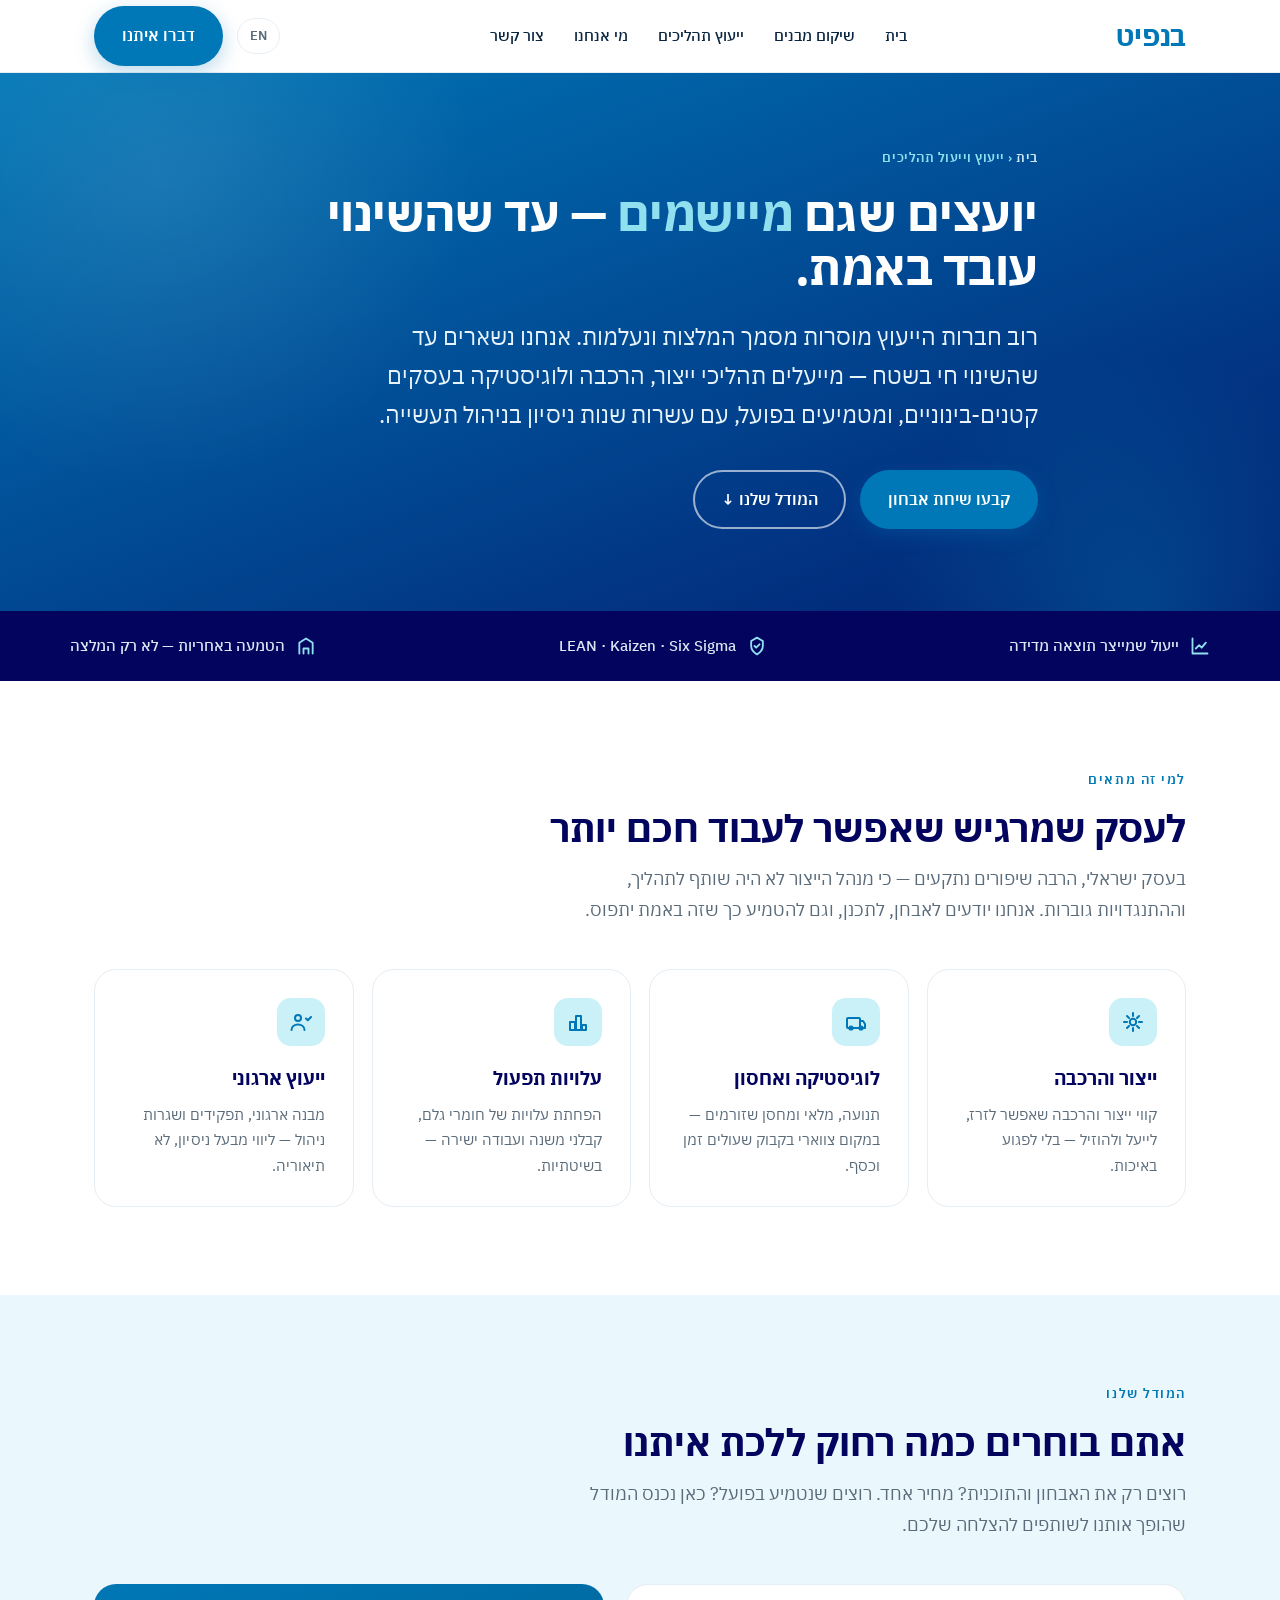
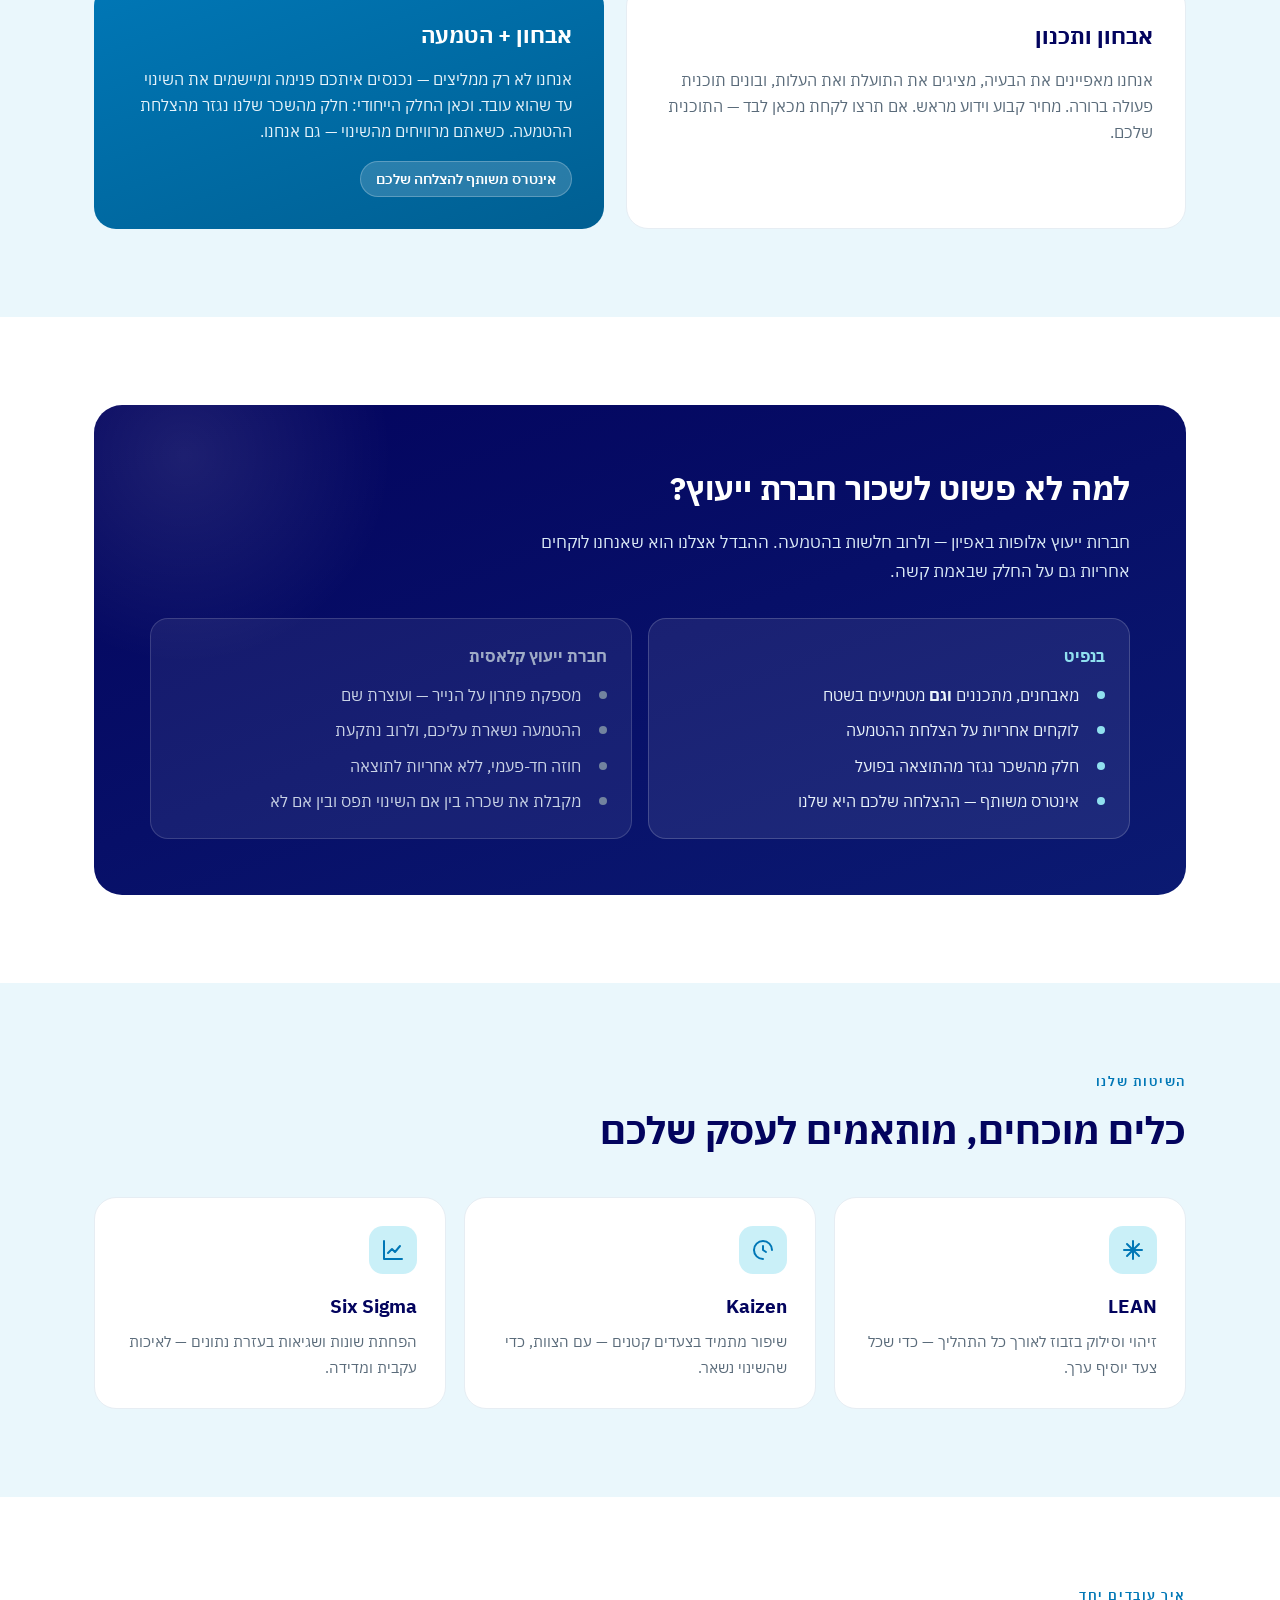
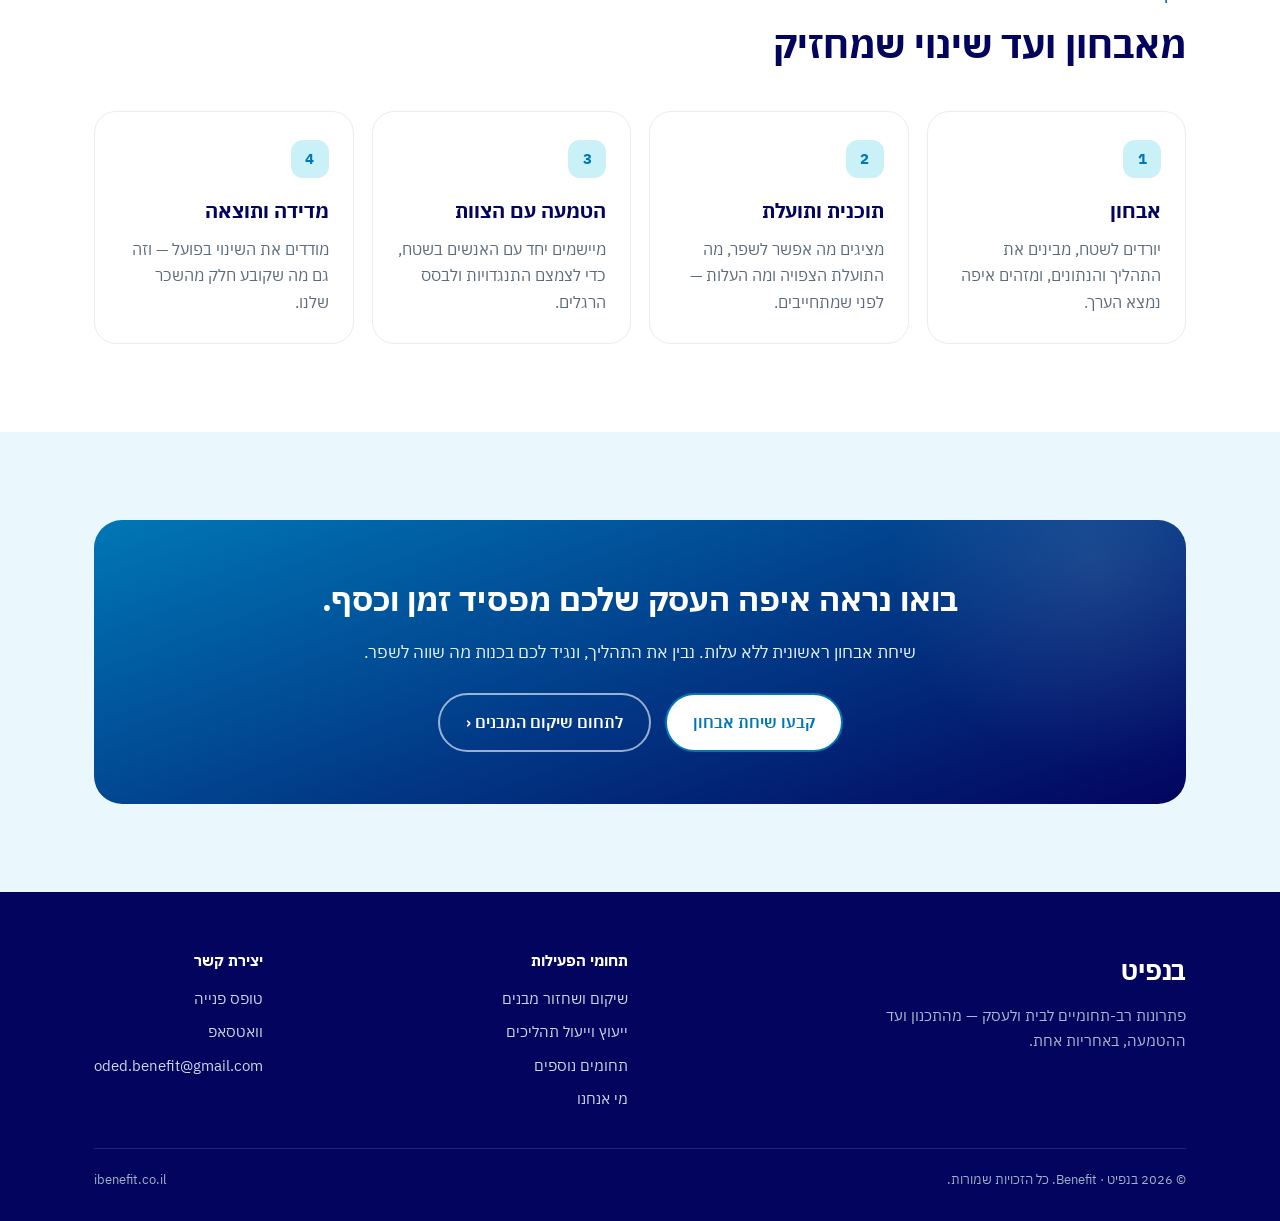
<file: consulting.html>
<!DOCTYPE html>
<html dir="rtl" lang="he">
<head>
<meta charset="utf-8">
<meta name="viewport" content="width=device-width, initial-scale=1">
<title>ייעוץ וייעול תהליכים | בנפיט</title>
<meta name="description" content="ייעוץ וייעול תהליכי ייצור, הרכבה ולוגיסטיקה לעסקים קטנים-בינוניים — בשיטות LEAN, Kaizen ו-Six Sigma. בשונה מחברת ייעוץ: אנחנו גם מטמיעים, ובשכר שנגזר מהצלחת ההטמעה.">
<link rel="icon" href="favicon.svg" type="image/svg+xml">
<link rel="preconnect" href="https://fonts.googleapis.com">
<link rel="preconnect" href="https://fonts.gstatic.com" crossorigin>
<link href="https://fonts.googleapis.com/css2?family=IBM+Plex+Sans+Hebrew:wght@300;400;500;600;700&display=swap" rel="stylesheet">
<link rel="stylesheet" href="styles.css">
<script>document.documentElement.classList.add('js')</script>
</head>
<body>
<div class="progress"></div>

<header>
  <div class="wrap nav">
    <a href="index.html" class="brand">בנפיט</a>
    <nav class="links">
      <a href="index.html">בית</a>
      <a href="restoration.html">שיקום מבנים</a>
      <a href="consulting.html">ייעוץ תהליכים</a>
      <a href="index.html#about">מי אנחנו</a>
      <a href="index.html#contact">צור קשר</a>
    </nav>
    <div class="nav-cta">
      <a class="lang" href="en/consulting.html">EN</a>
      <a href="index.html#contact" class="btn btn-primary">דברו איתנו</a>
    </div>
    <button class="navbtn" aria-label="תפריט"><span></span><span></span><span></span></button>
  </div>
  <div class="mobile-panel">
    <a href="index.html">בית</a>
    <a href="restoration.html">שיקום מבנים</a>
    <a href="consulting.html">ייעוץ תהליכים</a>
    <a href="index.html#about">מי אנחנו</a>
    <a href="en/consulting.html">English</a>
    <a href="index.html#contact" class="pcta">דברו איתנו ‹</a>
  </div>
</header>

<section class="hero sub">
  <div class="halo"></div><div class="halo2"></div>
  <div class="wrap hero-inner">
    <div class="crumb"><a href="index.html">בית</a> ‹ ייעוץ וייעול תהליכים</div>
    <h1>יועצים שגם <span class="hl">מיישמים</span> — עד שהשינוי עובד באמת.</h1>
    <p class="sub">רוב חברות הייעוץ מוסרות מסמך המלצות ונעלמות. אנחנו נשארים עד שהשינוי חי בשטח — מייעלים תהליכי ייצור, הרכבה ולוגיסטיקה בעסקים קטנים-בינוניים, ומטמיעים בפועל, עם עשרות שנות ניסיון בניהול תעשייה.</p>
    <div class="cta-row">
      <a href="index.html#contact" class="btn btn-primary">קבעו שיחת אבחון</a>
      <a href="#model" class="btn btn-ghost">המודל שלנו ↓</a>
    </div>
  </div>
</section>

<div class="trust">
  <div class="wrap row">
    <div class="item"><svg width="20" height="20" viewBox="0 0 24 24" fill="none" stroke="#90E0EF" stroke-width="2.2" stroke-linecap="round" stroke-linejoin="round"><path d="M3 3v18h18"/><path d="M7 15l4-4 3 3 5-6"/></svg>ייעול שמייצר תוצאה מדידה</div>
    <div class="item"><svg width="20" height="20" viewBox="0 0 24 24" fill="none" stroke="#90E0EF" stroke-width="2.2" stroke-linecap="round" stroke-linejoin="round"><path d="M12 2l7 4v6c0 5-3.5 8-7 10-3.5-2-7-5-7-10V6z"/><path d="M9 12l2 2 4-4"/></svg>LEAN · Kaizen · Six Sigma</div>
    <div class="item"><svg width="20" height="20" viewBox="0 0 24 24" fill="none" stroke="#90E0EF" stroke-width="2.2" stroke-linecap="round" stroke-linejoin="round"><path d="M4 21V8l8-5 8 5v13"/><path d="M9 21v-6h6v6"/></svg>הטמעה באחריות — לא רק המלצה</div>
  </div>
</div>

<section class="block" id="who">
  <div class="wrap reveal">
    <div class="eyebrow">למי זה מתאים</div>
    <h2 class="sec">לעסק שמרגיש שאפשר לעבוד חכם יותר</h2>
    <p class="lead">בעסק ישראלי, הרבה שיפורים נתקעים — כי מנהל הייצור לא היה שותף לתהליך, וההתנגדויות גוברות. אנחנו יודעים לאבחן, לתכנן, וגם להטמיע כך שזה באמת יתפוס.</p>
    <div class="sol-grid g4">
      <div class="sol"><div class="ic"><svg width="24" height="24" viewBox="0 0 24 24" fill="none" stroke="#0077B6" stroke-width="2" stroke-linecap="round" stroke-linejoin="round"><circle cx="12" cy="12" r="3.2"/><path d="M12 3v3m0 12v3M3 12h3m12 0h3M6 6l2 2m8 8l2 2M6 18l2-2m8-8l2-2"/></svg></div><h3>ייצור והרכבה</h3><p>קווי ייצור והרכבה שאפשר לזרז, לייעל ולהוזיל — בלי לפגוע באיכות.</p></div>
      <div class="sol"><div class="ic"><svg width="24" height="24" viewBox="0 0 24 24" fill="none" stroke="#0077B6" stroke-width="2" stroke-linecap="round" stroke-linejoin="round"><rect x="3" y="8" width="13" height="10" rx="1"/><path d="M16 11h3l2 3v4h-5"/><circle cx="7" cy="18" r="1.6"/><circle cx="17" cy="18" r="1.6"/></svg></div><h3>לוגיסטיקה ואחסון</h3><p>תנועה, מלאי ומחסן שזורמים — במקום צווארי בקבוק שעולים זמן וכסף.</p></div>
      <div class="sol"><div class="ic"><svg width="24" height="24" viewBox="0 0 24 24" fill="none" stroke="#0077B6" stroke-width="2" stroke-linecap="round" stroke-linejoin="round"><path d="M4 20h5v-8H4zM10 20h5V6h-5zM16 20h4v-5h-4z"/></svg></div><h3>עלויות תפעול</h3><p>הפחתת עלויות של חומרי גלם, קבלני משנה ועבודה ישירה — בשיטתיות.</p></div>
      <div class="sol"><div class="ic"><svg width="24" height="24" viewBox="0 0 24 24" fill="none" stroke="#0077B6" stroke-width="2" stroke-linecap="round" stroke-linejoin="round"><circle cx="9" cy="8" r="3"/><path d="M2.5 20c0-3.3 2.9-5.5 6.5-5.5s6.5 2.2 6.5 5.5"/><path d="M17 8.5l1.8 1.8L22 7"/></svg></div><h3>ייעוץ ארגוני</h3><p>מבנה ארגוני, תפקידים ושגרות ניהול — ליווי מבעל ניסיון, לא תיאוריה.</p></div>
    </div>
  </div>
</section>

<section class="block tint" id="model">
  <div class="wrap reveal">
    <div class="eyebrow">המודל שלנו</div>
    <h2 class="sec">אתם בוחרים כמה רחוק ללכת איתנו</h2>
    <p class="lead">רוצים רק את האבחון והתוכנית? מחיר אחד. רוצים שנטמיע בפועל? כאן נכנס המודל שהופך אותנו לשותפים להצלחה שלכם.</p>
    <div class="model">
      <div class="box">
        <h3>אבחון ותכנון</h3>
        <p>אנחנו מאפיינים את הבעיה, מציגים את התועלת ואת העלות, ובונים תוכנית פעולה ברורה. מחיר קבוע וידוע מראש. אם תרצו לקחת מכאן לבד — התוכנית שלכם.</p>
      </div>
      <div class="box hi">
        <h3>אבחון + הטמעה</h3>
        <p>אנחנו לא רק ממליצים — נכנסים איתכם פנימה ומיישמים את השינוי עד שהוא עובד. וכאן החלק הייחודי: חלק מהשכר שלנו נגזר מהצלחת ההטמעה. כשאתם מרוויחים מהשינוי — גם אנחנו.</p>
        <span class="tagline">אינטרס משותף להצלחה שלכם</span>
      </div>
    </div>
  </div>
</section>

<section class="block">
  <div class="wrap reveal">
    <div class="diff dark">
      <div class="halo"></div>
      <h2>למה לא פשוט לשכור חברת ייעוץ?</h2>
      <p class="dlead">חברות ייעוץ אלופות באפיון — ולרוב חלשות בהטמעה. ההבדל אצלנו הוא שאנחנו לוקחים אחריות גם על החלק שבאמת קשה.</p>
      <div class="compare">
        <div class="c">
          <h4>בנפיט</h4>
          <ul>
            <li>מאבחנים, מתכננים <b>וגם</b> מטמיעים בשטח</li>
            <li>לוקחים אחריות על הצלחת ההטמעה</li>
            <li>חלק מהשכר נגזר מהתוצאה בפועל</li>
            <li>אינטרס משותף — ההצלחה שלכם היא שלנו</li>
          </ul>
        </div>
        <div class="c them">
          <h4>חברת ייעוץ קלאסית</h4>
          <ul>
            <li>מספקת פתרון על הנייר — ועוצרת שם</li>
            <li>ההטמעה נשארת עליכם, ולרוב נתקעת</li>
            <li>חוזה חד-פעמי, ללא אחריות לתוצאה</li>
            <li>מקבלת את שכרה בין אם השינוי תפס ובין אם לא</li>
          </ul>
        </div>
      </div>
    </div>
  </div>
</section>

<section class="block tint">
  <div class="wrap reveal">
    <div class="eyebrow">השיטות שלנו</div>
    <h2 class="sec">כלים מוכחים, מותאמים לעסק שלכם</h2>
    <div class="sol-grid">
      <div class="sol"><div class="ic"><svg width="24" height="24" viewBox="0 0 24 24" fill="none" stroke="#0077B6" stroke-width="2" stroke-linecap="round" stroke-linejoin="round"><path d="M3 12h18M12 3v18"/><path d="M6 6l12 12M18 6L6 18"/></svg></div><h3>LEAN</h3><p>זיהוי וסילוק בזבוז לאורך כל התהליך — כדי שכל צעד יוסיף ערך.</p></div>
      <div class="sol"><div class="ic"><svg width="24" height="24" viewBox="0 0 24 24" fill="none" stroke="#0077B6" stroke-width="2" stroke-linecap="round" stroke-linejoin="round"><path d="M12 3a9 9 0 100 18M12 3a9 9 0 019 9"/><path d="M12 8v4l3 2"/></svg></div><h3>Kaizen</h3><p>שיפור מתמיד בצעדים קטנים — עם הצוות, כדי שהשינוי נשאר.</p></div>
      <div class="sol"><div class="ic"><svg width="24" height="24" viewBox="0 0 24 24" fill="none" stroke="#0077B6" stroke-width="2" stroke-linecap="round" stroke-linejoin="round"><path d="M3 3v18h18"/><path d="M7 15l4-4 3 3 5-6"/></svg></div><h3>Six Sigma</h3><p>הפחתת שונות ושגיאות בעזרת נתונים — לאיכות עקבית ומדידה.</p></div>
    </div>
  </div>
</section>

<section class="block">
  <div class="wrap reveal">
    <div class="eyebrow">איך עובדים יחד</div>
    <h2 class="sec">מאבחון ועד שינוי שמחזיק</h2>
    <div class="steps">
      <div class="step"><div class="n">1</div><h3>אבחון</h3><p>יורדים לשטח, מבינים את התהליך והנתונים, ומזהים איפה נמצא הערך.</p></div>
      <div class="step"><div class="n">2</div><h3>תוכנית ותועלת</h3><p>מציגים מה אפשר לשפר, מה התועלת הצפויה ומה העלות — לפני שמתחייבים.</p></div>
      <div class="step"><div class="n">3</div><h3>הטמעה עם הצוות</h3><p>מיישמים יחד עם האנשים בשטח, כדי לצמצם התנגדויות ולבסס הרגלים.</p></div>
      <div class="step"><div class="n">4</div><h3>מדידה ותוצאה</h3><p>מודדים את השינוי בפועל — וזה גם מה שקובע חלק מהשכר שלנו.</p></div>
    </div>
  </div>
</section>

<section class="block tint">
  <div class="wrap reveal">
    <div class="ctaband">
      <div class="halo"></div>
      <h2>בואו נראה איפה העסק שלכם מפסיד זמן וכסף.</h2>
      <p>שיחת אבחון ראשונית ללא עלות. נבין את התהליך, ונגיד לכם בכנות מה שווה לשפר.</p>
      <div class="cta-row">
        <a href="index.html#contact" class="btn btn-outline">קבעו שיחת אבחון</a>
        <a href="restoration.html" class="btn btn-ghost">לתחום שיקום המבנים ‹</a>
      </div>
    </div>
  </div>
</section>

<footer>
  <div class="wrap">
    <div class="cols">
      <div style="max-width:320px">
        <div class="brand rubik" style="font-weight:700;font-size:26px">בנפיט</div>
        <p style="font-size:15px;color:#a9bccf">פתרונות רב-תחומיים לבית ולעסק — מהתכנון ועד ההטמעה, באחריות אחת.</p>
      </div>
      <div class="fnav">
        <b class="rubik" style="color:#fff;margin-bottom:4px">תחומי הפעילות</b>
        <a href="restoration.html">שיקום ושחזור מבנים</a>
        <a href="consulting.html">ייעוץ וייעול תהליכים</a>
        <a href="index.html#solutions">תחומים נוספים</a>
        <a href="index.html#about">מי אנחנו</a>
      </div>
      <div class="fnav">
        <b class="rubik" style="color:#fff;margin-bottom:4px">יצירת קשר</b>
        <a href="index.html#contact">טופס פנייה</a>
        <a href="https://wa.me/972545230160">וואטסאפ</a>
        <a href="mailto:oded.benefit@gmail.com">oded.benefit@gmail.com</a>
      </div>
    </div>
    <div class="fin">
      <span>© 2026 בנפיט · Benefit. כל הזכויות שמורות.</span>
      <span>ibenefit.co.il</span>
    </div>
  </div>
</footer>

<script src="app.js" defer></script>
</body>
</html>
</file>
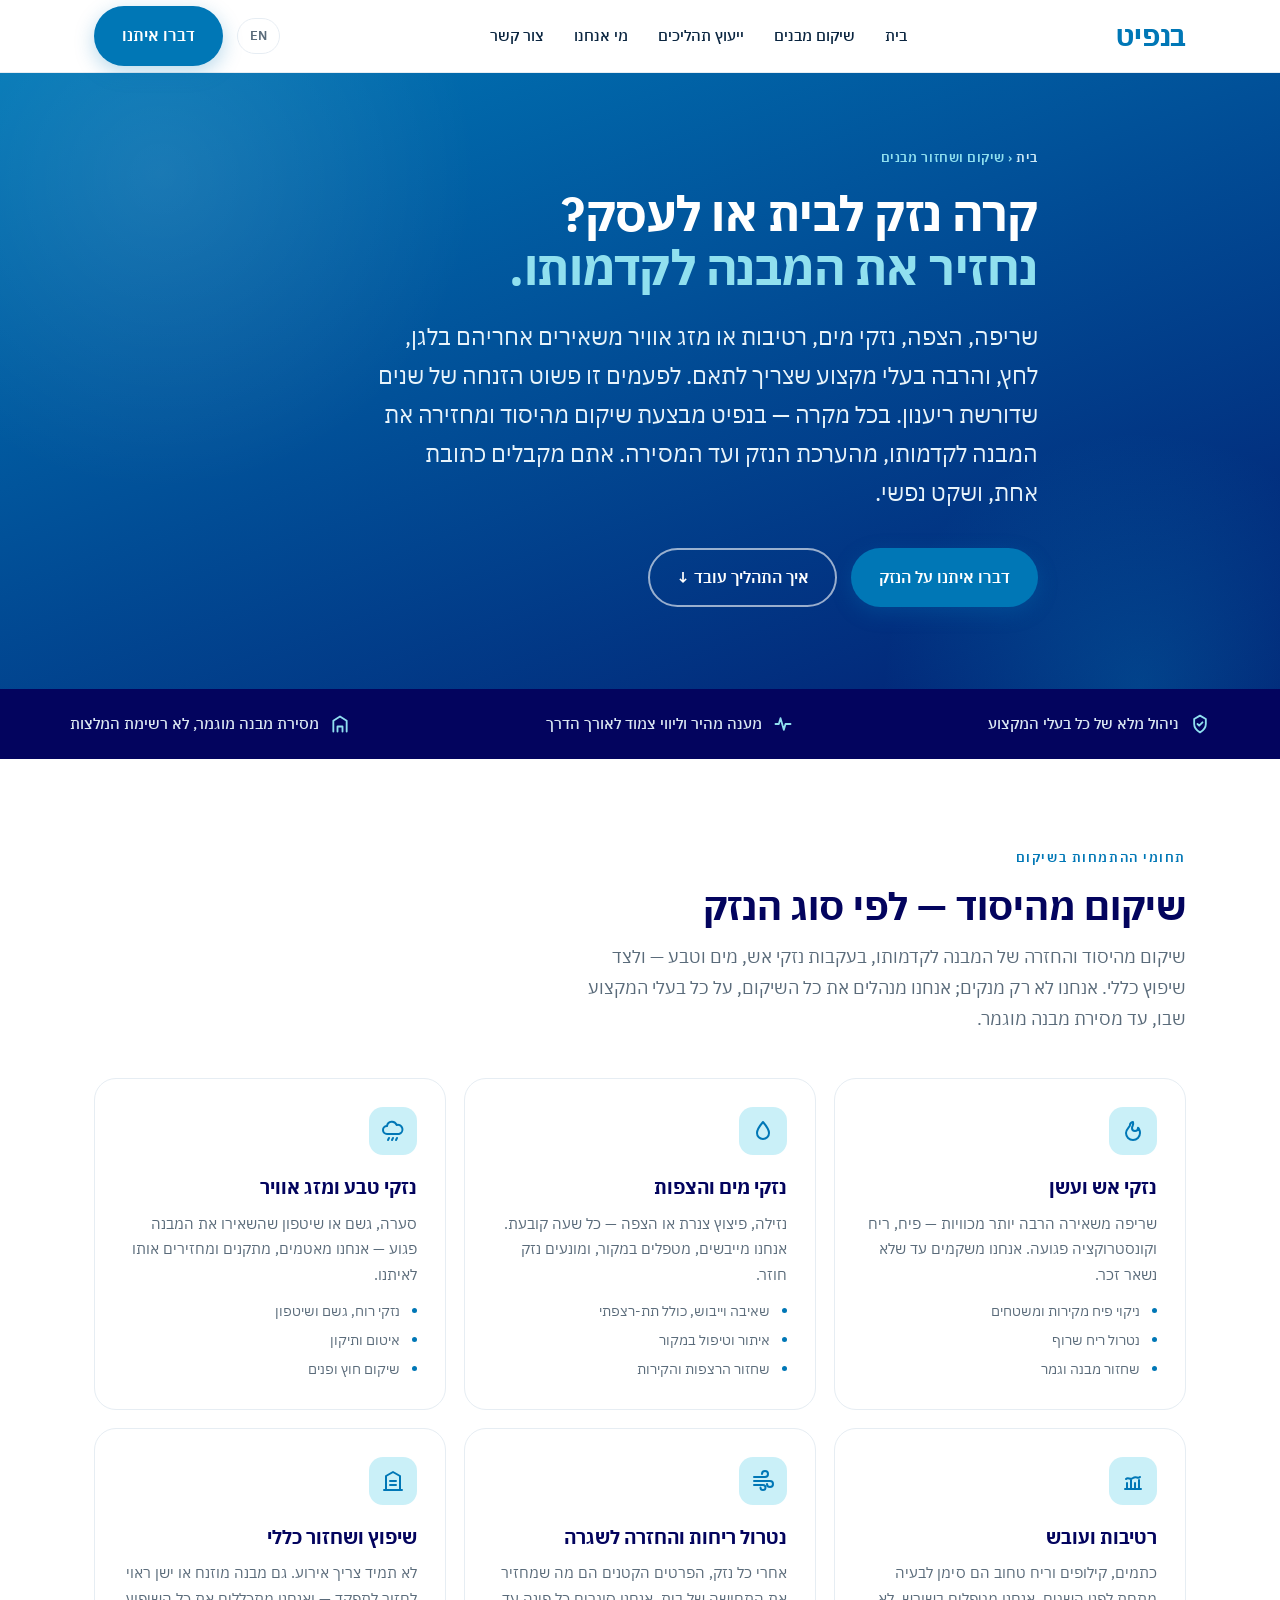
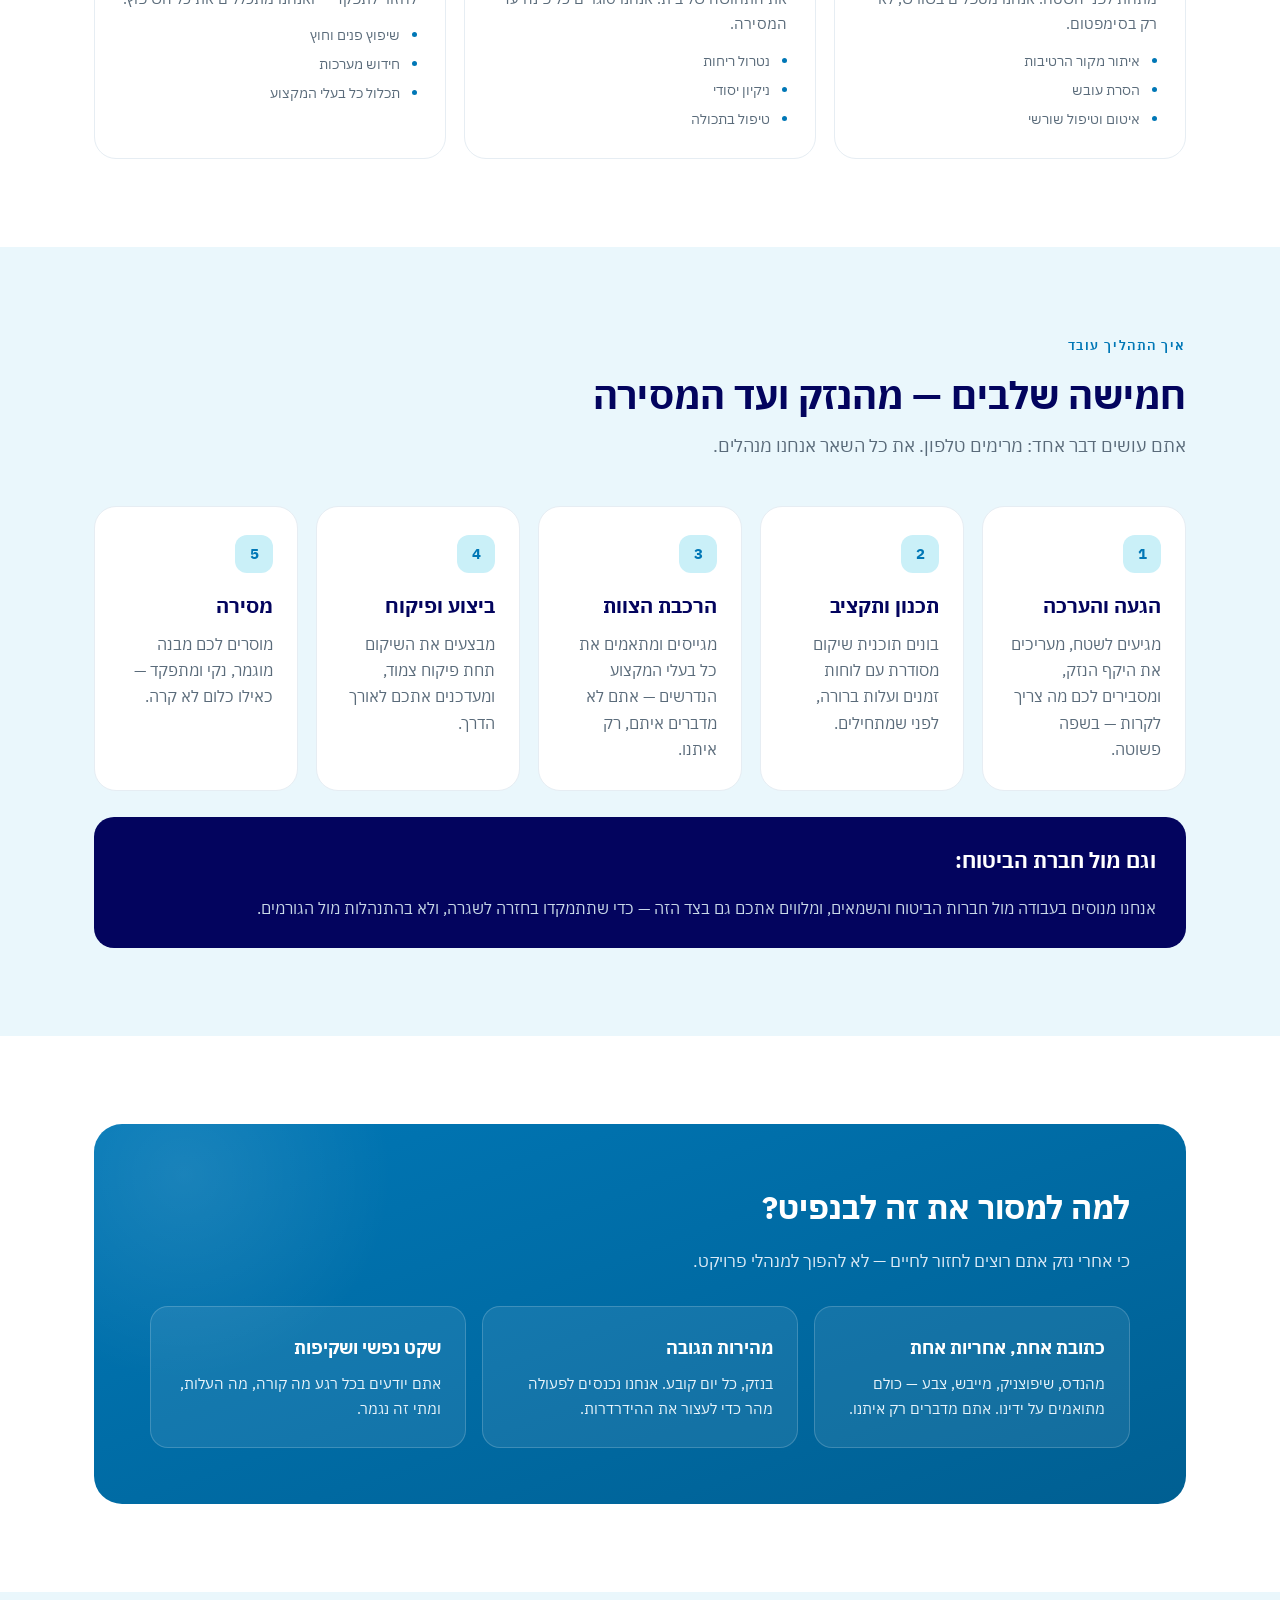
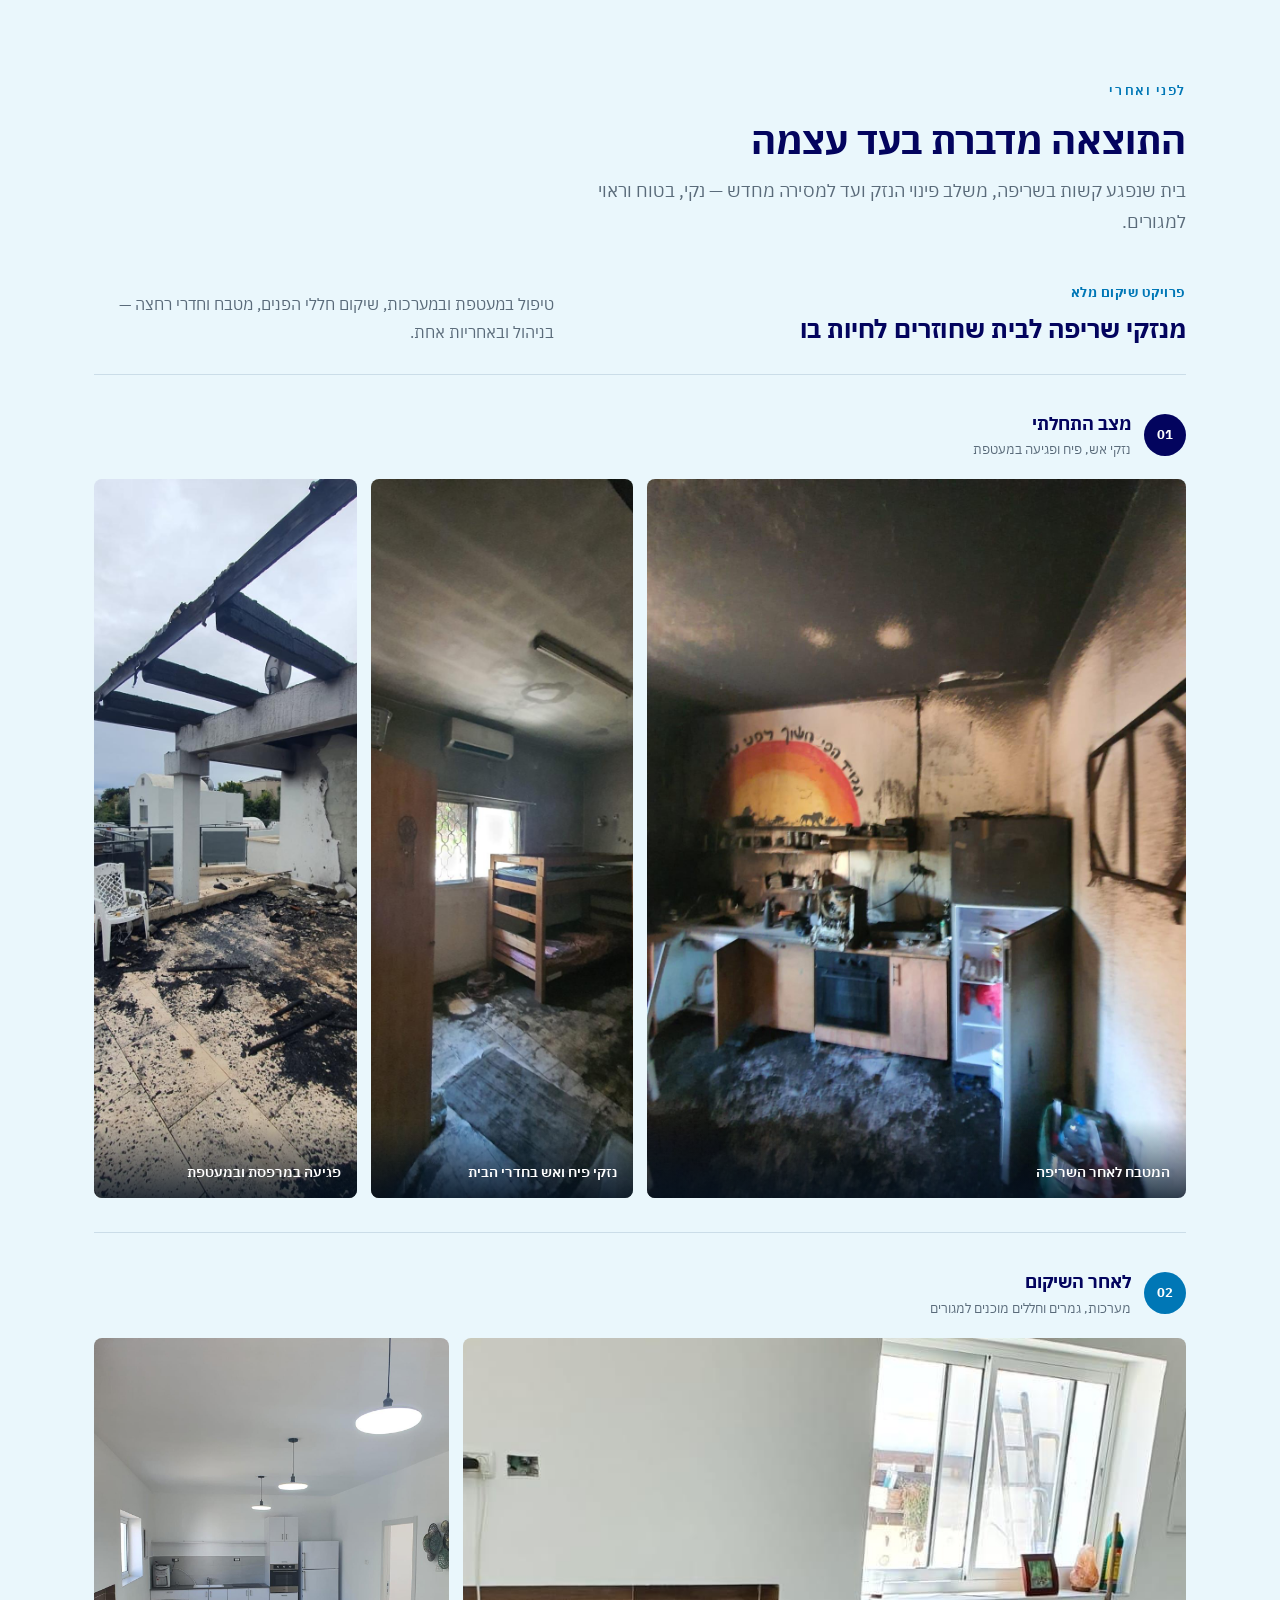
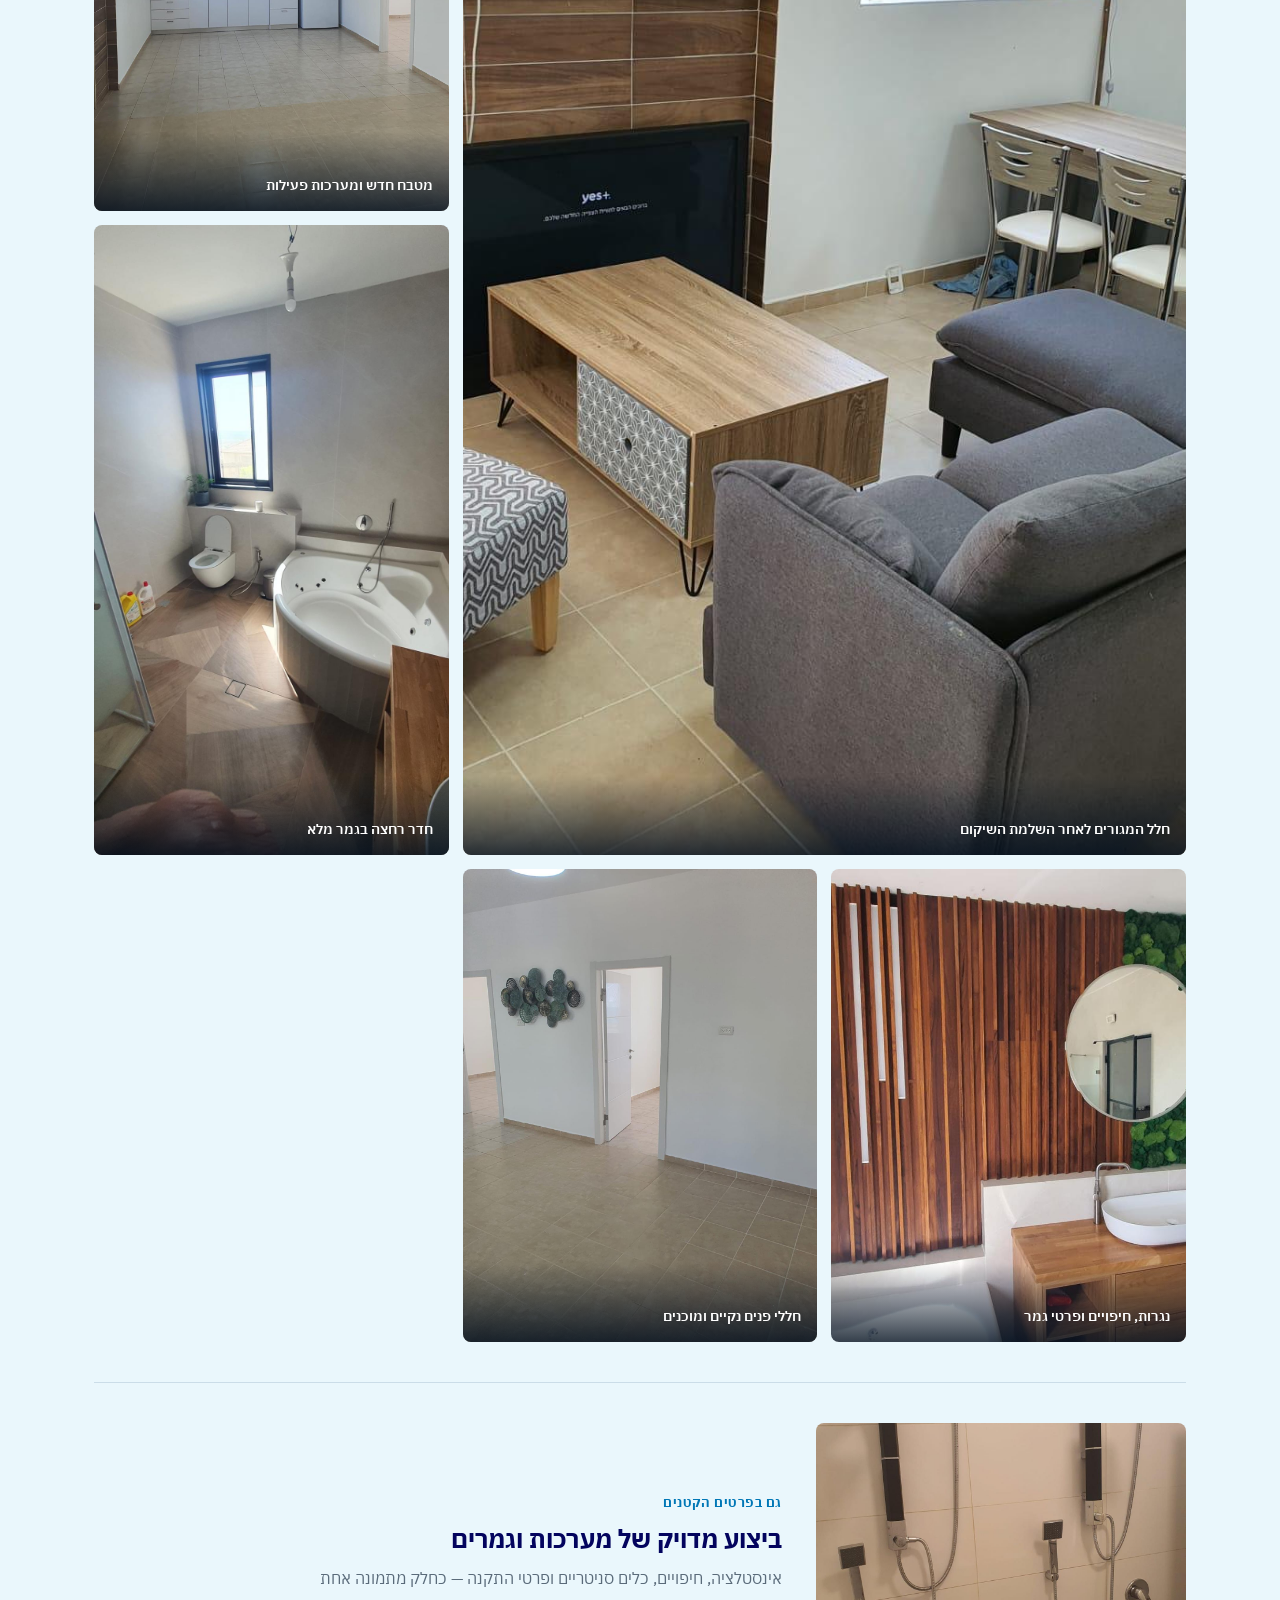
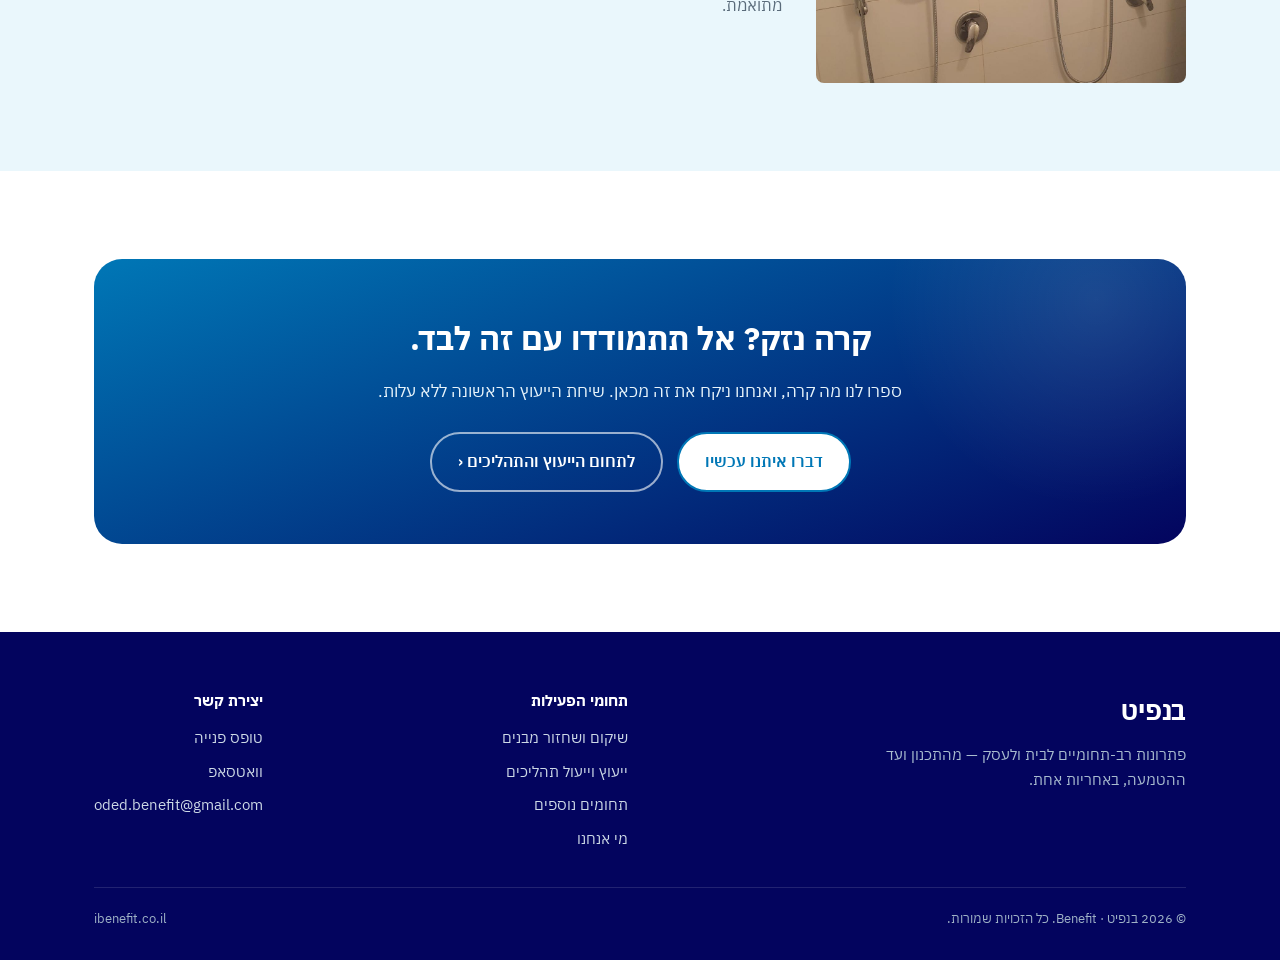
<file: restoration.html>
<!DOCTYPE html>
<html dir="rtl" lang="he">
<head>
<meta charset="utf-8">
<meta name="viewport" content="width=device-width, initial-scale=1">
<title>שיקום ושחזור מבנים | בנפיט</title>
<meta name="description" content="שיקום מבנים ונכסים לאחר נזקי אש, מים, שיטפון ורטיבות. בנפיט מנהלת עבורכם את כל התהליך — מהערכת הנזק ועד מסירת מבנה כמו חדש. כתובת אחת שלוקחת אחריות.">
<link rel="icon" href="favicon.svg" type="image/svg+xml">
<link rel="preconnect" href="https://fonts.googleapis.com">
<link rel="preconnect" href="https://fonts.gstatic.com" crossorigin>
<link href="https://fonts.googleapis.com/css2?family=IBM+Plex+Sans+Hebrew:wght@300;400;500;600;700&display=swap" rel="stylesheet">
<link rel="stylesheet" href="styles.css">
<script>document.documentElement.classList.add('js')</script>
</head>
<body>
<div class="progress"></div>

<header>
  <div class="wrap nav">
    <a href="index.html" class="brand">בנפיט</a>
    <nav class="links">
      <a href="index.html">בית</a>
      <a href="restoration.html">שיקום מבנים</a>
      <a href="consulting.html">ייעוץ תהליכים</a>
      <a href="index.html#about">מי אנחנו</a>
      <a href="index.html#contact">צור קשר</a>
    </nav>
    <div class="nav-cta">
      <a class="lang" href="en/restoration.html">EN</a>
      <a href="index.html#contact" class="btn btn-primary">דברו איתנו</a>
    </div>
    <button class="navbtn" aria-label="תפריט"><span></span><span></span><span></span></button>
  </div>
  <div class="mobile-panel">
    <a href="index.html">בית</a>
    <a href="restoration.html">שיקום מבנים</a>
    <a href="consulting.html">ייעוץ תהליכים</a>
    <a href="index.html#about">מי אנחנו</a>
    <a href="en/restoration.html">English</a>
    <a href="index.html#contact" class="pcta">דברו איתנו ‹</a>
  </div>
</header>

<section class="hero sub">
  <div class="halo"></div><div class="halo2"></div>
  <div class="wrap hero-inner">
    <div class="crumb"><a href="index.html">בית</a> ‹ שיקום ושחזור מבנים</div>
    <h1>קרה נזק לבית או לעסק?<br><span class="hl">נחזיר את המבנה לקדמותו.</span></h1>
    <p class="sub">שריפה, הצפה, נזקי מים, רטיבות או מזג אוויר משאירים אחריהם בלגן, לחץ, והרבה בעלי מקצוע שצריך לתאם. לפעמים זו פשוט הזנחה של שנים שדורשת ריענון. בכל מקרה — בנפיט מבצעת שיקום מהיסוד ומחזירה את המבנה לקדמותו, מהערכת הנזק ועד המסירה. אתם מקבלים כתובת אחת, ושקט נפשי.</p>
    <div class="cta-row">
      <a href="index.html#contact" class="btn btn-primary">דברו איתנו על הנזק</a>
      <a href="#process" class="btn btn-ghost">איך התהליך עובד ↓</a>
    </div>
  </div>
</section>

<div class="trust">
  <div class="wrap row">
    <div class="item"><svg width="20" height="20" viewBox="0 0 24 24" fill="none" stroke="#90E0EF" stroke-width="2.2" stroke-linecap="round" stroke-linejoin="round"><path d="M12 2l7 4v6c0 5-3.5 8-7 10-3.5-2-7-5-7-10V6z"/><path d="M9 12l2 2 4-4"/></svg>ניהול מלא של כל בעלי המקצוע</div>
    <div class="item"><svg width="20" height="20" viewBox="0 0 24 24" fill="none" stroke="#90E0EF" stroke-width="2.2" stroke-linecap="round" stroke-linejoin="round"><path d="M3 12h4l2-7 4 14 2-7h6"/></svg>מענה מהיר וליווי צמוד לאורך הדרך</div>
    <div class="item"><svg width="20" height="20" viewBox="0 0 24 24" fill="none" stroke="#90E0EF" stroke-width="2.2" stroke-linecap="round" stroke-linejoin="round"><path d="M4 21V8l8-5 8 5v13"/><path d="M9 21v-6h6v6"/></svg>מסירת מבנה מוגמר, לא רשימת המלצות</div>
  </div>
</div>

<section class="block" id="cases">
  <div class="wrap reveal">
    <div class="eyebrow">תחומי ההתמחות בשיקום</div>
    <h2 class="sec">שיקום מהיסוד — לפי סוג הנזק</h2>
    <p class="lead">שיקום מהיסוד והחזרה של המבנה לקדמותו, בעקבות נזקי אש, מים וטבע — ולצד שיפוץ כללי. אנחנו לא רק מנקים; אנחנו מנהלים את כל השיקום, על כל בעלי המקצוע שבו, עד מסירת מבנה מוגמר.</p>
    <div class="sol-grid">
      <div class="sol"><div class="ic"><svg width="24" height="24" viewBox="0 0 24 24" fill="none" stroke="#0077B6" stroke-width="2" stroke-linecap="round" stroke-linejoin="round"><path d="M12 3c1 3-1 4-1 6a3 3 0 006 0c0-1 2 2 2 5a7 7 0 01-14 0c0-4 4-6 4-8 0-1.5 1-2.5 3-3z"/></svg></div><h3>נזקי אש ועשן</h3><p>שריפה משאירה הרבה יותר מכוויות — פיח, ריח וקונסטרוקציה פגועה. אנחנו משקמים עד שלא נשאר זכר.</p><ul class="mini"><li>ניקוי פיח מקירות ומשטחים</li><li>נטרול ריח שרוף</li><li>שחזור מבנה וגמר</li></ul></div>
      <div class="sol"><div class="ic"><svg width="24" height="24" viewBox="0 0 24 24" fill="none" stroke="#0077B6" stroke-width="2" stroke-linecap="round" stroke-linejoin="round"><path d="M12 3s6 7 6 11a6 6 0 01-12 0c0-4 6-11 6-11z"/></svg></div><h3>נזקי מים והצפות</h3><p>נזילה, פיצוץ צנרת או הצפה — כל שעה קובעת. אנחנו מייבשים, מטפלים במקור, ומונעים נזק חוזר.</p><ul class="mini"><li>שאיבה וייבוש, כולל תת-רצפתי</li><li>איתור וטיפול במקור</li><li>שחזור הרצפות והקירות</li></ul></div>
      <div class="sol"><div class="ic"><svg width="24" height="24" viewBox="0 0 24 24" fill="none" stroke="#0077B6" stroke-width="2" stroke-linecap="round" stroke-linejoin="round"><path d="M6 15a4 4 0 010-8 5 5 0 019.6-1A3.5 3.5 0 1118 15z"/><path d="M8 19l-1 2M12 19l-1 2M16 19l-1 2"/></svg></div><h3>נזקי טבע ומזג אוויר</h3><p>סערה, גשם או שיטפון שהשאירו את המבנה פגוע — אנחנו מאטמים, מתקנים ומחזירים אותו לאיתנו.</p><ul class="mini"><li>נזקי רוח, גשם ושיטפון</li><li>איטום ותיקון</li><li>שיקום חוץ ופנים</li></ul></div>
      <div class="sol"><div class="ic"><svg width="24" height="24" viewBox="0 0 24 24" fill="none" stroke="#0077B6" stroke-width="2" stroke-linecap="round" stroke-linejoin="round"><path d="M4 20h16M6 20v-6M10 20v-9M14 20v-6M18 20v-9"/><path d="M5 10c2-2 4 1 7-1s5 1 7-1"/></svg></div><h3>רטיבות ועובש</h3><p>כתמים, קילופים וריח טחוב הם סימן לבעיה מתחת לפני השטח. אנחנו מטפלים בשורש, לא רק בסימפטום.</p><ul class="mini"><li>איתור מקור הרטיבות</li><li>הסרת עובש</li><li>איטום וטיפול שורשי</li></ul></div>
      <div class="sol"><div class="ic"><svg width="24" height="24" viewBox="0 0 24 24" fill="none" stroke="#0077B6" stroke-width="2" stroke-linecap="round" stroke-linejoin="round"><path d="M3 8h11a3 3 0 10-3-3M3 12h16a3 3 0 11-3 3M3 16h9a2.5 2.5 0 11-2.5 2.5"/></svg></div><h3>נטרול ריחות והחזרה לשגרה</h3><p>אחרי כל נזק, הפרטים הקטנים הם מה שמחזיר את התחושה של בית. אנחנו סוגרים כל פינה עד המסירה.</p><ul class="mini"><li>נטרול ריחות</li><li>ניקיון יסודי</li><li>טיפול בתכולה</li></ul></div>
      <div class="sol"><div class="ic"><svg width="24" height="24" viewBox="0 0 24 24" fill="none" stroke="#0077B6" stroke-width="2" stroke-linecap="round" stroke-linejoin="round"><path d="M3 21h18M5 21V7l7-4 7 4v14"/><path d="M9 12h6M9 16h6"/></svg></div><h3>שיפוץ ושחזור כללי</h3><p>לא תמיד צריך אירוע. גם מבנה מוזנח או ישן ראוי לחזור לתפקד — ואנחנו מתכללים את כל השיפוץ.</p><ul class="mini"><li>שיפוץ פנים וחוץ</li><li>חידוש מערכות</li><li>תכלול כל בעלי המקצוע</li></ul></div>
    </div>
  </div>
</section>

<section class="block tint" id="process">
  <div class="wrap reveal">
    <div class="eyebrow">איך התהליך עובד</div>
    <h2 class="sec">חמישה שלבים — מהנזק ועד המסירה</h2>
    <p class="lead">אתם עושים דבר אחד: מרימים טלפון. את כל השאר אנחנו מנהלים.</p>
    <div class="steps s5">
      <div class="step"><div class="n">1</div><h3>הגעה והערכה</h3><p>מגיעים לשטח, מעריכים את היקף הנזק, ומסבירים לכם מה צריך לקרות — בשפה פשוטה.</p></div>
      <div class="step"><div class="n">2</div><h3>תכנון ותקציב</h3><p>בונים תוכנית שיקום מסודרת עם לוחות זמנים ועלות ברורה, לפני שמתחילים.</p></div>
      <div class="step"><div class="n">3</div><h3>הרכבת הצוות</h3><p>מגייסים ומתאמים את כל בעלי המקצוע הנדרשים — אתם לא מדברים איתם, רק איתנו.</p></div>
      <div class="step"><div class="n">4</div><h3>ביצוע ופיקוח</h3><p>מבצעים את השיקום תחת פיקוח צמוד, ומעדכנים אתכם לאורך הדרך.</p></div>
      <div class="step"><div class="n">5</div><h3>מסירה</h3><p>מוסרים לכם מבנה מוגמר, נקי ומתפקד — כאילו כלום לא קרה.</p></div>
    </div>
    <div class="fee-note">
      <span class="big">וגם מול חברת הביטוח:</span>
      <span class="small">אנחנו מנוסים בעבודה מול חברות הביטוח והשמאים, ומלווים אתכם גם בצד הזה — כדי שתתמקדו בחזרה לשגרה, ולא בהתנהלות מול הגורמים.</span>
    </div>
  </div>
</section>

<section class="block">
  <div class="wrap reveal">
    <div class="diff core" style="background:linear-gradient(160deg,#0077B6,#005f92)">
      <div class="halo"></div>
      <h2>למה למסור את זה לבנפיט?</h2>
      <p class="dlead">כי אחרי נזק אתם רוצים לחזור לחיים — לא להפוך למנהלי פרויקט.</p>
      <div class="trust3">
        <div class="c"><h4>כתובת אחת, אחריות אחת</h4><p>מהנדס, שיפוצניק, מייבש, צבע — כולם מתואמים על ידינו. אתם מדברים רק איתנו.</p></div>
        <div class="c"><h4>מהירות תגובה</h4><p>בנזק, כל יום קובע. אנחנו נכנסים לפעולה מהר כדי לעצור את ההידרדרות.</p></div>
        <div class="c"><h4>שקט נפשי ושקיפות</h4><p>אתם יודעים בכל רגע מה קורה, מה העלות, ומתי זה נגמר.</p></div>
      </div>
    </div>
  </div>
</section>

<section class="block tint">
  <div class="wrap reveal">
    <div class="eyebrow">לפני ואחרי</div>
    <h2 class="sec">התוצאה מדברת בעד עצמה</h2>
    <p class="lead">בית שנפגע קשות בשריפה, משלב פינוי הנזק ועד למסירה מחדש — נקי, בטוח וראוי למגורים.</p>
    <div class="case-study">
      <div class="case-head">
        <div>
          <span class="case-label">פרויקט שיקום מלא</span>
          <h3>מנזקי שריפה לבית שחוזרים לחיות בו</h3>
        </div>
        <p>טיפול במעטפת ובמערכות, שיקום חללי הפנים, מטבח וחדרי רחצה — בניהול ובאחריות אחת.</p>
      </div>
      <div class="project-stage">
        <div class="stage-title"><span>01</span><div><b>מצב התחלתי</b><small>נזקי אש, פיח ופגיעה במעטפת</small></div></div>
        <div class="project-gallery damage-gallery">
          <figure class="project-photo wide"><button type="button" data-lightbox aria-label="הגדלת תמונת המטבח לאחר השריפה"><img src="assets/restoration/fire-damage-kitchen.jpg" alt="מטבח שניזוק קשות בשריפה" loading="lazy"></button><figcaption>המטבח לאחר השריפה</figcaption></figure>
          <figure class="project-photo"><button type="button" data-lightbox aria-label="הגדלת תמונת חדר השינה לאחר השריפה"><img src="assets/restoration/fire-damage-bedroom.jpg" alt="חדר שינה עם נזקי אש ופיח" loading="lazy"></button><figcaption>נזקי פיח ואש בחדרי הבית</figcaption></figure>
          <figure class="project-photo"><button type="button" data-lightbox aria-label="הגדלת תמונת המרפסת לאחר השריפה"><img src="assets/restoration/fire-damage-terrace.jpg" alt="מרפסת וגג שניזוקו בשריפה" loading="lazy"></button><figcaption>פגיעה במרפסת ובמעטפת</figcaption></figure>
        </div>
      </div>
      <div class="project-stage finished-stage">
        <div class="stage-title"><span>02</span><div><b>לאחר השיקום</b><small>מערכות, גמרים וחללים מוכנים למגורים</small></div></div>
        <div class="project-gallery result-gallery">
          <figure class="project-photo hero-photo"><button type="button" data-lightbox aria-label="הגדלת תמונת הסלון והמטבח לאחר השיקום"><img src="assets/restoration/restored-living-room.jpg" alt="סלון ומטבח לאחר שיקום מלא" loading="lazy"></button><figcaption>חלל המגורים לאחר השלמת השיקום</figcaption></figure>
          <figure class="project-photo"><button type="button" data-lightbox aria-label="הגדלת תמונת המטבח המשוקם"><img src="assets/restoration/restored-kitchen.jpg" alt="מטבח חדש לאחר השיקום" loading="lazy"></button><figcaption>מטבח חדש ומערכות פעילות</figcaption></figure>
          <figure class="project-photo"><button type="button" data-lightbox aria-label="הגדלת תמונת חדר הרחצה המשוקם"><img src="assets/restoration/restored-bathroom.jpg" alt="חדר רחצה עם אמבט זרמים לאחר השיקום" loading="lazy"></button><figcaption>חדר רחצה בגמר מלא</figcaption></figure>
          <figure class="project-photo"><button type="button" data-lightbox aria-label="הגדלת תמונת אזור הכיור"><img src="assets/restoration/restored-vanity.jpg" alt="נגרות וחיפוי עץ באזור הכיור" loading="lazy"></button><figcaption>נגרות, חיפויים ופרטי גמר</figcaption></figure>
          <figure class="project-photo"><button type="button" data-lightbox aria-label="הגדלת תמונת חלל הפנים המשוקם"><img src="assets/restoration/restored-interior.jpg" alt="חלל פנים נקי ומשוקם" loading="lazy"></button><figcaption>חללי פנים נקיים ומוכנים</figcaption></figure>
        </div>
      </div>
      <div class="detail-callout">
        <button type="button" data-lightbox aria-label="הגדלת תמונת התקנת מערכות המקלחת"><img src="assets/restoration/shower-installation.jpg" alt="התקנת מערכות מקלחת בחדר רחצה" loading="lazy"></button>
        <div><span class="case-label">גם בפרטים הקטנים</span><h3>ביצוע מדויק של מערכות וגמרים</h3><p>אינסטלציה, חיפויים, כלים סניטריים ופרטי התקנה — כחלק מתמונה אחת מתואמת.</p></div>
      </div>
    </div>
  </div>
</section>

<section class="block">
  <div class="wrap reveal">
    <div class="ctaband">
      <div class="halo"></div>
      <h2>קרה נזק? אל תתמודדו עם זה לבד.</h2>
      <p>ספרו לנו מה קרה, ואנחנו ניקח את זה מכאן. שיחת הייעוץ הראשונה ללא עלות.</p>
      <div class="cta-row">
        <a href="index.html#contact" class="btn btn-outline">דברו איתנו עכשיו</a>
        <a href="consulting.html" class="btn btn-ghost">לתחום הייעוץ והתהליכים ‹</a>
      </div>
    </div>
  </div>
</section>

<footer>
  <div class="wrap">
    <div class="cols">
      <div style="max-width:320px">
        <div class="brand rubik" style="font-weight:700;font-size:26px">בנפיט</div>
        <p style="font-size:15px;color:#a9bccf">פתרונות רב-תחומיים לבית ולעסק — מהתכנון ועד ההטמעה, באחריות אחת.</p>
      </div>
      <div class="fnav">
        <b class="rubik" style="color:#fff;margin-bottom:4px">תחומי הפעילות</b>
        <a href="restoration.html">שיקום ושחזור מבנים</a>
        <a href="consulting.html">ייעוץ וייעול תהליכים</a>
        <a href="index.html#solutions">תחומים נוספים</a>
        <a href="index.html#about">מי אנחנו</a>
      </div>
      <div class="fnav">
        <b class="rubik" style="color:#fff;margin-bottom:4px">יצירת קשר</b>
        <a href="index.html#contact">טופס פנייה</a>
        <a href="https://wa.me/972545230160">וואטסאפ</a>
        <a href="mailto:oded.benefit@gmail.com">oded.benefit@gmail.com</a>
      </div>
    </div>
    <div class="fin">
      <span>© 2026 בנפיט · Benefit. כל הזכויות שמורות.</span>
      <span>ibenefit.co.il</span>
    </div>
  </div>
</footer>

<script src="app.js" defer></script>
</body>
</html>
</file>
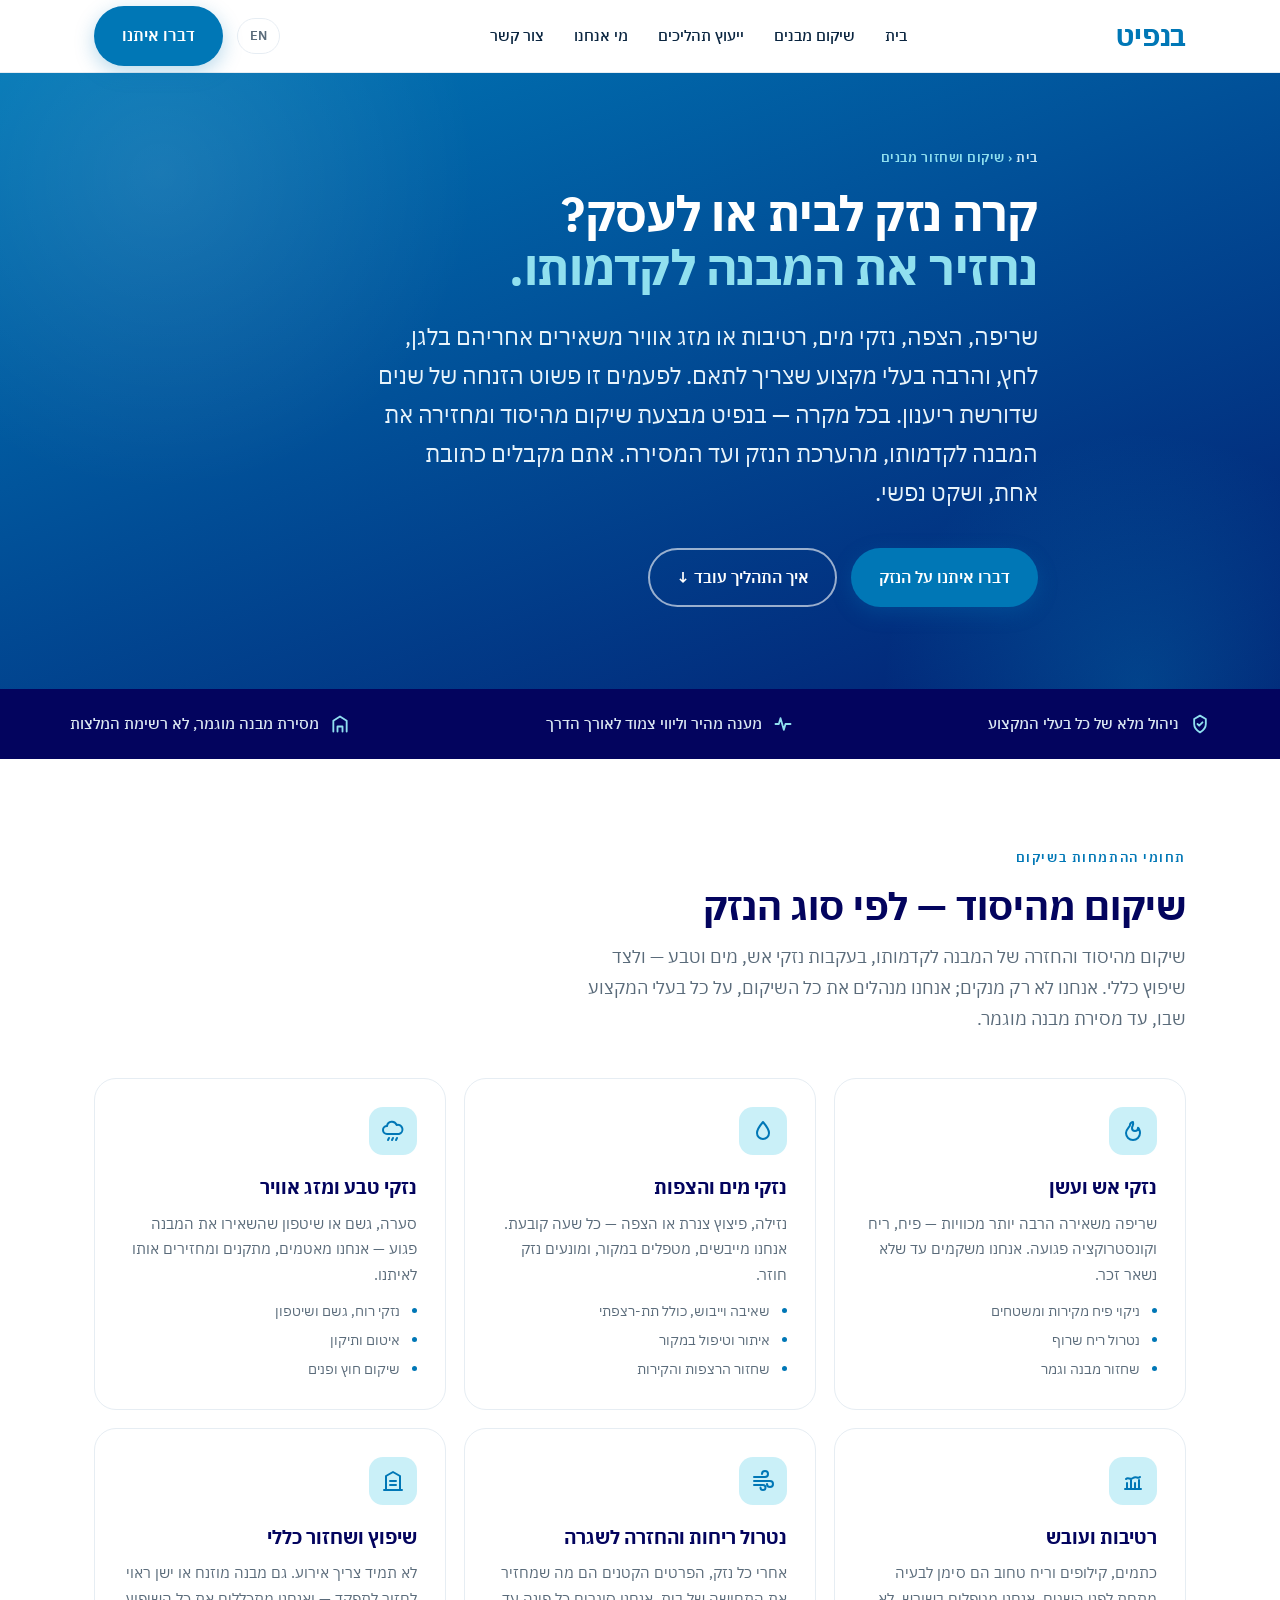
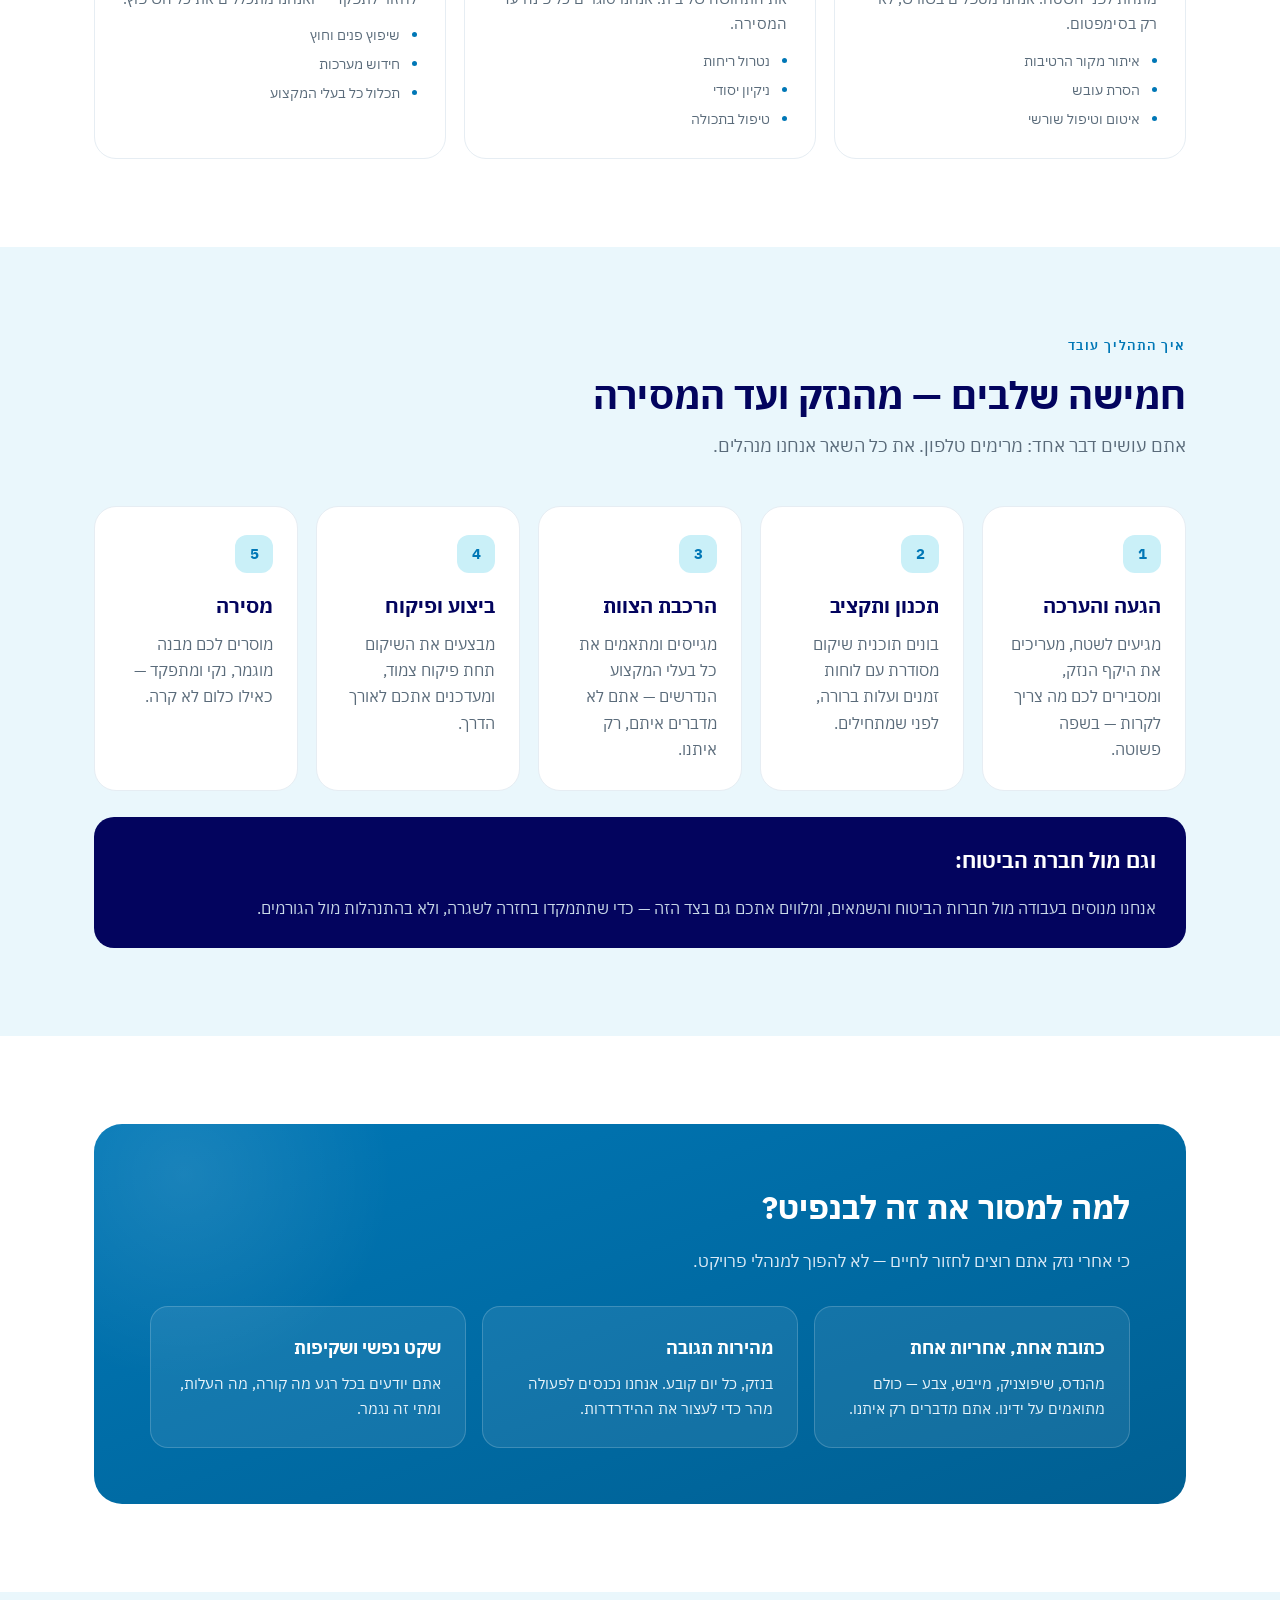
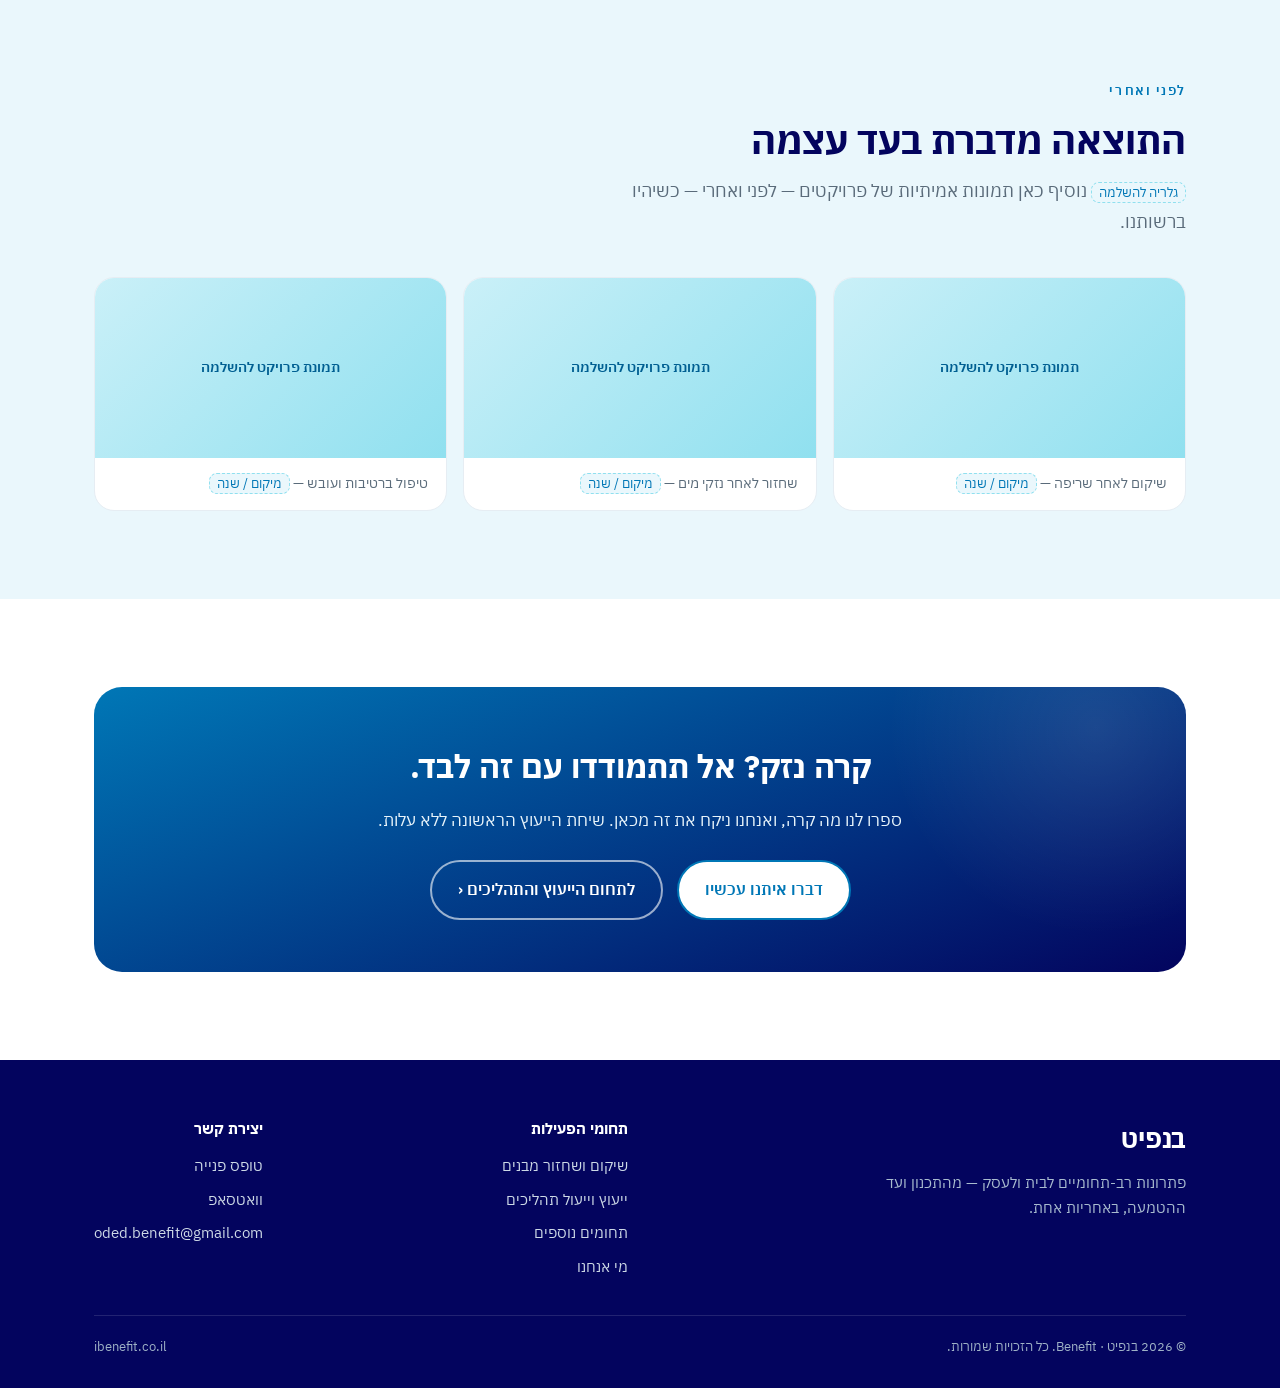
<file: benefit-site 2/restoration.html>
<!DOCTYPE html>
<html dir="rtl" lang="he">
<head>
<meta charset="utf-8">
<meta name="viewport" content="width=device-width, initial-scale=1">
<title>שיקום ושחזור מבנים | בנפיט</title>
<meta name="description" content="שיקום מבנים ונכסים לאחר נזקי אש, מים, שיטפון ורטיבות. בנפיט מנהלת עבורכם את כל התהליך — מהערכת הנזק ועד מסירת מבנה כמו חדש. כתובת אחת שלוקחת אחריות.">
<link rel="icon" href="favicon.svg" type="image/svg+xml">
<link rel="preconnect" href="https://fonts.googleapis.com">
<link rel="preconnect" href="https://fonts.gstatic.com" crossorigin>
<link href="https://fonts.googleapis.com/css2?family=IBM+Plex+Sans+Hebrew:wght@300;400;500;600;700&display=swap" rel="stylesheet">
<link rel="stylesheet" href="styles.css">
<script>document.documentElement.classList.add('js')</script>
</head>
<body>
<div class="progress"></div>

<header>
  <div class="wrap nav">
    <a href="index.html" class="brand">בנפיט</a>
    <nav class="links">
      <a href="index.html">בית</a>
      <a href="restoration.html">שיקום מבנים</a>
      <a href="consulting.html">ייעוץ תהליכים</a>
      <a href="index.html#about">מי אנחנו</a>
      <a href="index.html#contact">צור קשר</a>
    </nav>
    <div class="nav-cta">
      <a class="lang" href="en/restoration.html">EN</a>
      <a href="index.html#contact" class="btn btn-primary">דברו איתנו</a>
    </div>
    <button class="navbtn" aria-label="תפריט"><span></span><span></span><span></span></button>
  </div>
  <div class="mobile-panel">
    <a href="index.html">בית</a>
    <a href="restoration.html">שיקום מבנים</a>
    <a href="consulting.html">ייעוץ תהליכים</a>
    <a href="index.html#about">מי אנחנו</a>
    <a href="en/restoration.html">English</a>
    <a href="index.html#contact" class="pcta">דברו איתנו ‹</a>
  </div>
</header>

<section class="hero sub">
  <div class="halo"></div><div class="halo2"></div>
  <div class="wrap hero-inner">
    <div class="crumb"><a href="index.html">בית</a> ‹ שיקום ושחזור מבנים</div>
    <h1>קרה נזק לבית או לעסק?<br><span class="hl">נחזיר את המבנה לקדמותו.</span></h1>
    <p class="sub">שריפה, הצפה, נזקי מים, רטיבות או מזג אוויר משאירים אחריהם בלגן, לחץ, והרבה בעלי מקצוע שצריך לתאם. לפעמים זו פשוט הזנחה של שנים שדורשת ריענון. בכל מקרה — בנפיט מבצעת שיקום מהיסוד ומחזירה את המבנה לקדמותו, מהערכת הנזק ועד המסירה. אתם מקבלים כתובת אחת, ושקט נפשי.</p>
    <div class="cta-row">
      <a href="index.html#contact" class="btn btn-primary">דברו איתנו על הנזק</a>
      <a href="#process" class="btn btn-ghost">איך התהליך עובד ↓</a>
    </div>
  </div>
</section>

<div class="trust">
  <div class="wrap row">
    <div class="item"><svg width="20" height="20" viewBox="0 0 24 24" fill="none" stroke="#90E0EF" stroke-width="2.2" stroke-linecap="round" stroke-linejoin="round"><path d="M12 2l7 4v6c0 5-3.5 8-7 10-3.5-2-7-5-7-10V6z"/><path d="M9 12l2 2 4-4"/></svg>ניהול מלא של כל בעלי המקצוע</div>
    <div class="item"><svg width="20" height="20" viewBox="0 0 24 24" fill="none" stroke="#90E0EF" stroke-width="2.2" stroke-linecap="round" stroke-linejoin="round"><path d="M3 12h4l2-7 4 14 2-7h6"/></svg>מענה מהיר וליווי צמוד לאורך הדרך</div>
    <div class="item"><svg width="20" height="20" viewBox="0 0 24 24" fill="none" stroke="#90E0EF" stroke-width="2.2" stroke-linecap="round" stroke-linejoin="round"><path d="M4 21V8l8-5 8 5v13"/><path d="M9 21v-6h6v6"/></svg>מסירת מבנה מוגמר, לא רשימת המלצות</div>
  </div>
</div>

<section class="block" id="cases">
  <div class="wrap reveal">
    <div class="eyebrow">תחומי ההתמחות בשיקום</div>
    <h2 class="sec">שיקום מהיסוד — לפי סוג הנזק</h2>
    <p class="lead">שיקום מהיסוד והחזרה של המבנה לקדמותו, בעקבות נזקי אש, מים וטבע — ולצד שיפוץ כללי. אנחנו לא רק מנקים; אנחנו מנהלים את כל השיקום, על כל בעלי המקצוע שבו, עד מסירת מבנה מוגמר.</p>
    <div class="sol-grid">
      <div class="sol"><div class="ic"><svg width="24" height="24" viewBox="0 0 24 24" fill="none" stroke="#0077B6" stroke-width="2" stroke-linecap="round" stroke-linejoin="round"><path d="M12 3c1 3-1 4-1 6a3 3 0 006 0c0-1 2 2 2 5a7 7 0 01-14 0c0-4 4-6 4-8 0-1.5 1-2.5 3-3z"/></svg></div><h3>נזקי אש ועשן</h3><p>שריפה משאירה הרבה יותר מכוויות — פיח, ריח וקונסטרוקציה פגועה. אנחנו משקמים עד שלא נשאר זכר.</p><ul class="mini"><li>ניקוי פיח מקירות ומשטחים</li><li>נטרול ריח שרוף</li><li>שחזור מבנה וגמר</li></ul></div>
      <div class="sol"><div class="ic"><svg width="24" height="24" viewBox="0 0 24 24" fill="none" stroke="#0077B6" stroke-width="2" stroke-linecap="round" stroke-linejoin="round"><path d="M12 3s6 7 6 11a6 6 0 01-12 0c0-4 6-11 6-11z"/></svg></div><h3>נזקי מים והצפות</h3><p>נזילה, פיצוץ צנרת או הצפה — כל שעה קובעת. אנחנו מייבשים, מטפלים במקור, ומונעים נזק חוזר.</p><ul class="mini"><li>שאיבה וייבוש, כולל תת-רצפתי</li><li>איתור וטיפול במקור</li><li>שחזור הרצפות והקירות</li></ul></div>
      <div class="sol"><div class="ic"><svg width="24" height="24" viewBox="0 0 24 24" fill="none" stroke="#0077B6" stroke-width="2" stroke-linecap="round" stroke-linejoin="round"><path d="M6 15a4 4 0 010-8 5 5 0 019.6-1A3.5 3.5 0 1118 15z"/><path d="M8 19l-1 2M12 19l-1 2M16 19l-1 2"/></svg></div><h3>נזקי טבע ומזג אוויר</h3><p>סערה, גשם או שיטפון שהשאירו את המבנה פגוע — אנחנו מאטמים, מתקנים ומחזירים אותו לאיתנו.</p><ul class="mini"><li>נזקי רוח, גשם ושיטפון</li><li>איטום ותיקון</li><li>שיקום חוץ ופנים</li></ul></div>
      <div class="sol"><div class="ic"><svg width="24" height="24" viewBox="0 0 24 24" fill="none" stroke="#0077B6" stroke-width="2" stroke-linecap="round" stroke-linejoin="round"><path d="M4 20h16M6 20v-6M10 20v-9M14 20v-6M18 20v-9"/><path d="M5 10c2-2 4 1 7-1s5 1 7-1"/></svg></div><h3>רטיבות ועובש</h3><p>כתמים, קילופים וריח טחוב הם סימן לבעיה מתחת לפני השטח. אנחנו מטפלים בשורש, לא רק בסימפטום.</p><ul class="mini"><li>איתור מקור הרטיבות</li><li>הסרת עובש</li><li>איטום וטיפול שורשי</li></ul></div>
      <div class="sol"><div class="ic"><svg width="24" height="24" viewBox="0 0 24 24" fill="none" stroke="#0077B6" stroke-width="2" stroke-linecap="round" stroke-linejoin="round"><path d="M3 8h11a3 3 0 10-3-3M3 12h16a3 3 0 11-3 3M3 16h9a2.5 2.5 0 11-2.5 2.5"/></svg></div><h3>נטרול ריחות והחזרה לשגרה</h3><p>אחרי כל נזק, הפרטים הקטנים הם מה שמחזיר את התחושה של בית. אנחנו סוגרים כל פינה עד המסירה.</p><ul class="mini"><li>נטרול ריחות</li><li>ניקיון יסודי</li><li>טיפול בתכולה</li></ul></div>
      <div class="sol"><div class="ic"><svg width="24" height="24" viewBox="0 0 24 24" fill="none" stroke="#0077B6" stroke-width="2" stroke-linecap="round" stroke-linejoin="round"><path d="M3 21h18M5 21V7l7-4 7 4v14"/><path d="M9 12h6M9 16h6"/></svg></div><h3>שיפוץ ושחזור כללי</h3><p>לא תמיד צריך אירוע. גם מבנה מוזנח או ישן ראוי לחזור לתפקד — ואנחנו מתכללים את כל השיפוץ.</p><ul class="mini"><li>שיפוץ פנים וחוץ</li><li>חידוש מערכות</li><li>תכלול כל בעלי המקצוע</li></ul></div>
    </div>
  </div>
</section>

<section class="block tint" id="process">
  <div class="wrap reveal">
    <div class="eyebrow">איך התהליך עובד</div>
    <h2 class="sec">חמישה שלבים — מהנזק ועד המסירה</h2>
    <p class="lead">אתם עושים דבר אחד: מרימים טלפון. את כל השאר אנחנו מנהלים.</p>
    <div class="steps s5">
      <div class="step"><div class="n">1</div><h3>הגעה והערכה</h3><p>מגיעים לשטח, מעריכים את היקף הנזק, ומסבירים לכם מה צריך לקרות — בשפה פשוטה.</p></div>
      <div class="step"><div class="n">2</div><h3>תכנון ותקציב</h3><p>בונים תוכנית שיקום מסודרת עם לוחות זמנים ועלות ברורה, לפני שמתחילים.</p></div>
      <div class="step"><div class="n">3</div><h3>הרכבת הצוות</h3><p>מגייסים ומתאמים את כל בעלי המקצוע הנדרשים — אתם לא מדברים איתם, רק איתנו.</p></div>
      <div class="step"><div class="n">4</div><h3>ביצוע ופיקוח</h3><p>מבצעים את השיקום תחת פיקוח צמוד, ומעדכנים אתכם לאורך הדרך.</p></div>
      <div class="step"><div class="n">5</div><h3>מסירה</h3><p>מוסרים לכם מבנה מוגמר, נקי ומתפקד — כאילו כלום לא קרה.</p></div>
    </div>
    <div class="fee-note">
      <span class="big">וגם מול חברת הביטוח:</span>
      <span class="small">אנחנו מנוסים בעבודה מול חברות הביטוח והשמאים, ומלווים אתכם גם בצד הזה — כדי שתתמקדו בחזרה לשגרה, ולא בהתנהלות מול הגורמים.</span>
    </div>
  </div>
</section>

<section class="block">
  <div class="wrap reveal">
    <div class="diff core" style="background:linear-gradient(160deg,#0077B6,#005f92)">
      <div class="halo"></div>
      <h2>למה למסור את זה לבנפיט?</h2>
      <p class="dlead">כי אחרי נזק אתם רוצים לחזור לחיים — לא להפוך למנהלי פרויקט.</p>
      <div class="trust3">
        <div class="c"><h4>כתובת אחת, אחריות אחת</h4><p>מהנדס, שיפוצניק, מייבש, צבע — כולם מתואמים על ידינו. אתם מדברים רק איתנו.</p></div>
        <div class="c"><h4>מהירות תגובה</h4><p>בנזק, כל יום קובע. אנחנו נכנסים לפעולה מהר כדי לעצור את ההידרדרות.</p></div>
        <div class="c"><h4>שקט נפשי ושקיפות</h4><p>אתם יודעים בכל רגע מה קורה, מה העלות, ומתי זה נגמר.</p></div>
      </div>
    </div>
  </div>
</section>

<section class="block tint">
  <div class="wrap reveal">
    <div class="eyebrow">לפני ואחרי</div>
    <h2 class="sec">התוצאה מדברת בעד עצמה</h2>
    <p class="lead"><span class="ph">גלריה להשלמה</span> נוסיף כאן תמונות אמיתיות של פרויקטים — לפני ואחרי — כשיהיו ברשותנו.</p>
    <div class="gallery">
      <div class="gcard"><div class="img">תמונת פרויקט להשלמה</div><div class="cap">שיקום לאחר שריפה — <span class="ph">מיקום / שנה</span></div></div>
      <div class="gcard"><div class="img">תמונת פרויקט להשלמה</div><div class="cap">שחזור לאחר נזקי מים — <span class="ph">מיקום / שנה</span></div></div>
      <div class="gcard"><div class="img">תמונת פרויקט להשלמה</div><div class="cap">טיפול ברטיבות ועובש — <span class="ph">מיקום / שנה</span></div></div>
    </div>
  </div>
</section>

<section class="block">
  <div class="wrap reveal">
    <div class="ctaband">
      <div class="halo"></div>
      <h2>קרה נזק? אל תתמודדו עם זה לבד.</h2>
      <p>ספרו לנו מה קרה, ואנחנו ניקח את זה מכאן. שיחת הייעוץ הראשונה ללא עלות.</p>
      <div class="cta-row">
        <a href="index.html#contact" class="btn btn-outline">דברו איתנו עכשיו</a>
        <a href="consulting.html" class="btn btn-ghost">לתחום הייעוץ והתהליכים ‹</a>
      </div>
    </div>
  </div>
</section>

<footer>
  <div class="wrap">
    <div class="cols">
      <div style="max-width:320px">
        <div class="brand rubik" style="font-weight:700;font-size:26px">בנפיט</div>
        <p style="font-size:15px;color:#a9bccf">פתרונות רב-תחומיים לבית ולעסק — מהתכנון ועד ההטמעה, באחריות אחת.</p>
      </div>
      <div class="fnav">
        <b class="rubik" style="color:#fff;margin-bottom:4px">תחומי הפעילות</b>
        <a href="restoration.html">שיקום ושחזור מבנים</a>
        <a href="consulting.html">ייעוץ וייעול תהליכים</a>
        <a href="index.html#solutions">תחומים נוספים</a>
        <a href="index.html#about">מי אנחנו</a>
      </div>
      <div class="fnav">
        <b class="rubik" style="color:#fff;margin-bottom:4px">יצירת קשר</b>
        <a href="index.html#contact">טופס פנייה</a>
        <a href="https://wa.me/972545230160">וואטסאפ</a>
        <a href="mailto:oded.benefit@gmail.com">oded.benefit@gmail.com</a>
      </div>
    </div>
    <div class="fin">
      <span>© 2026 בנפיט · Benefit. כל הזכויות שמורות.</span>
      <span>ibenefit.co.il</span>
    </div>
  </div>
</footer>

<script src="app.js" defer></script>
</body>
</html>
</file>
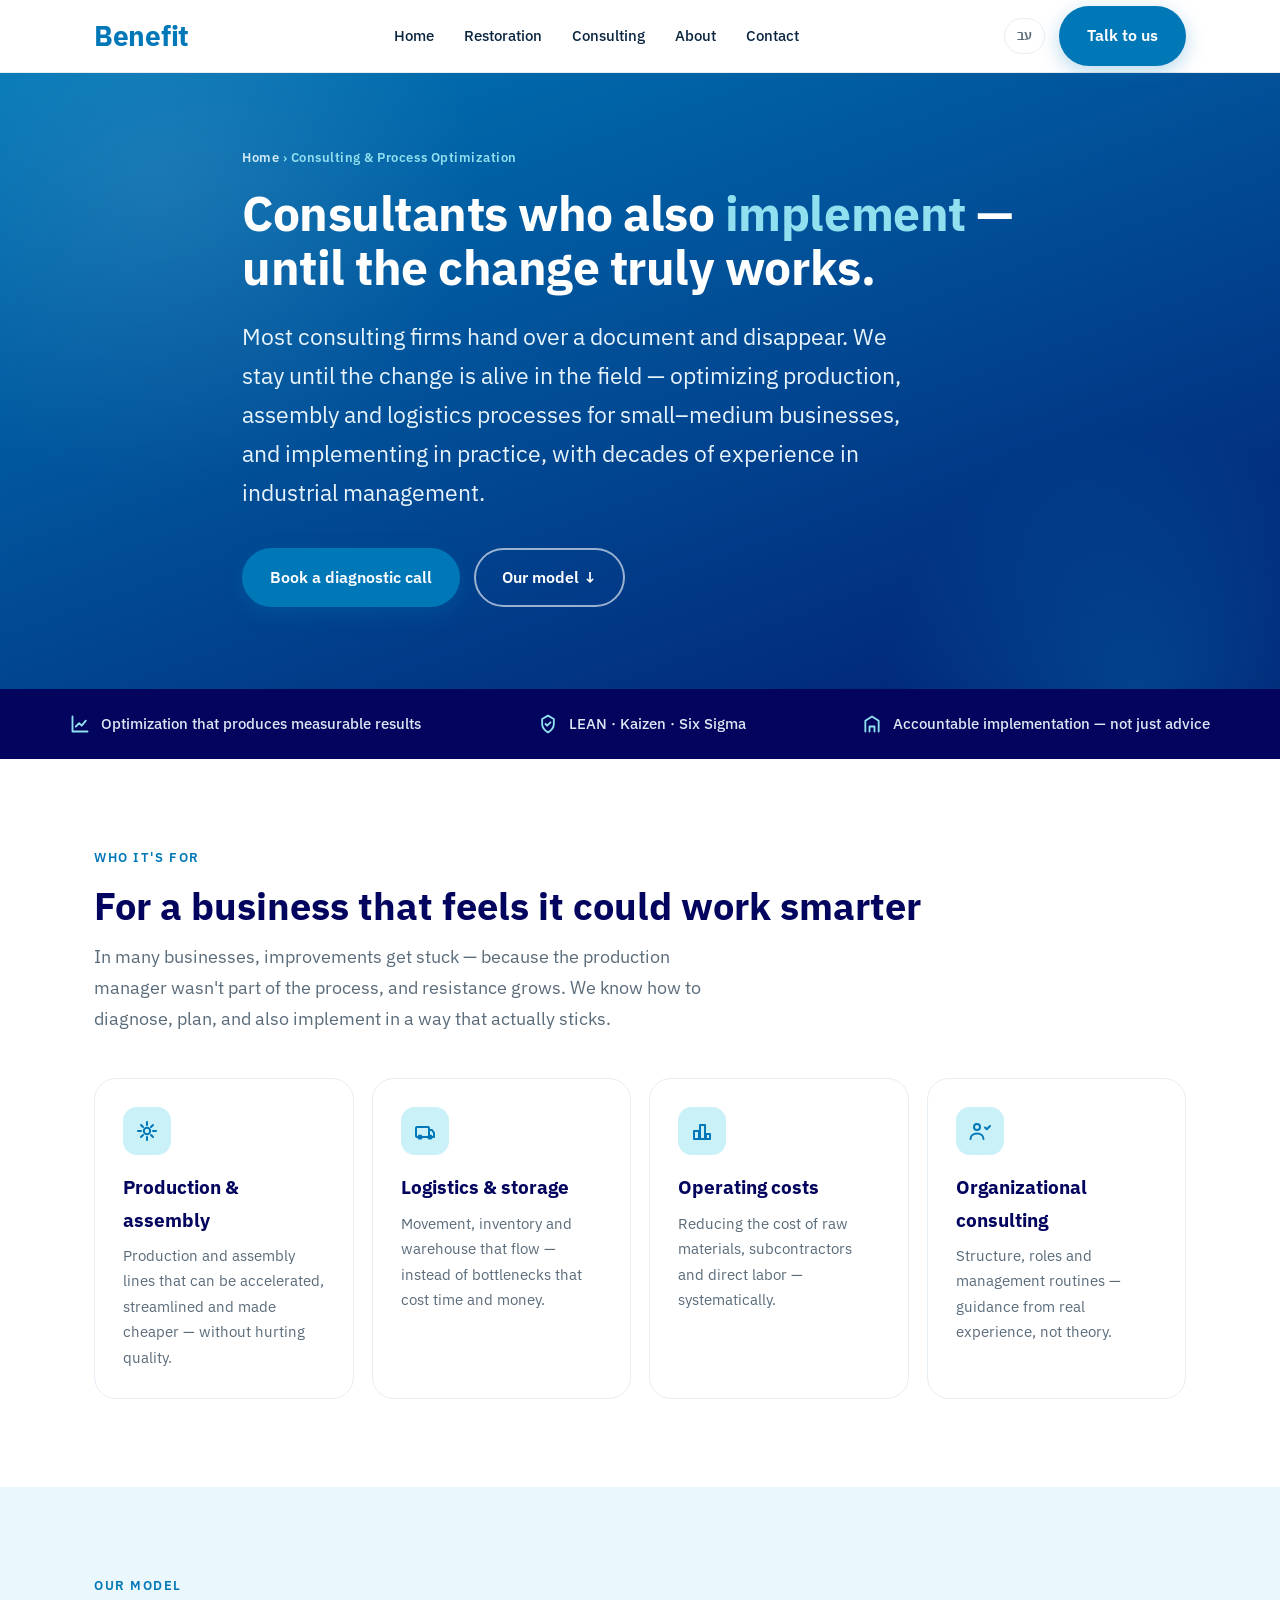
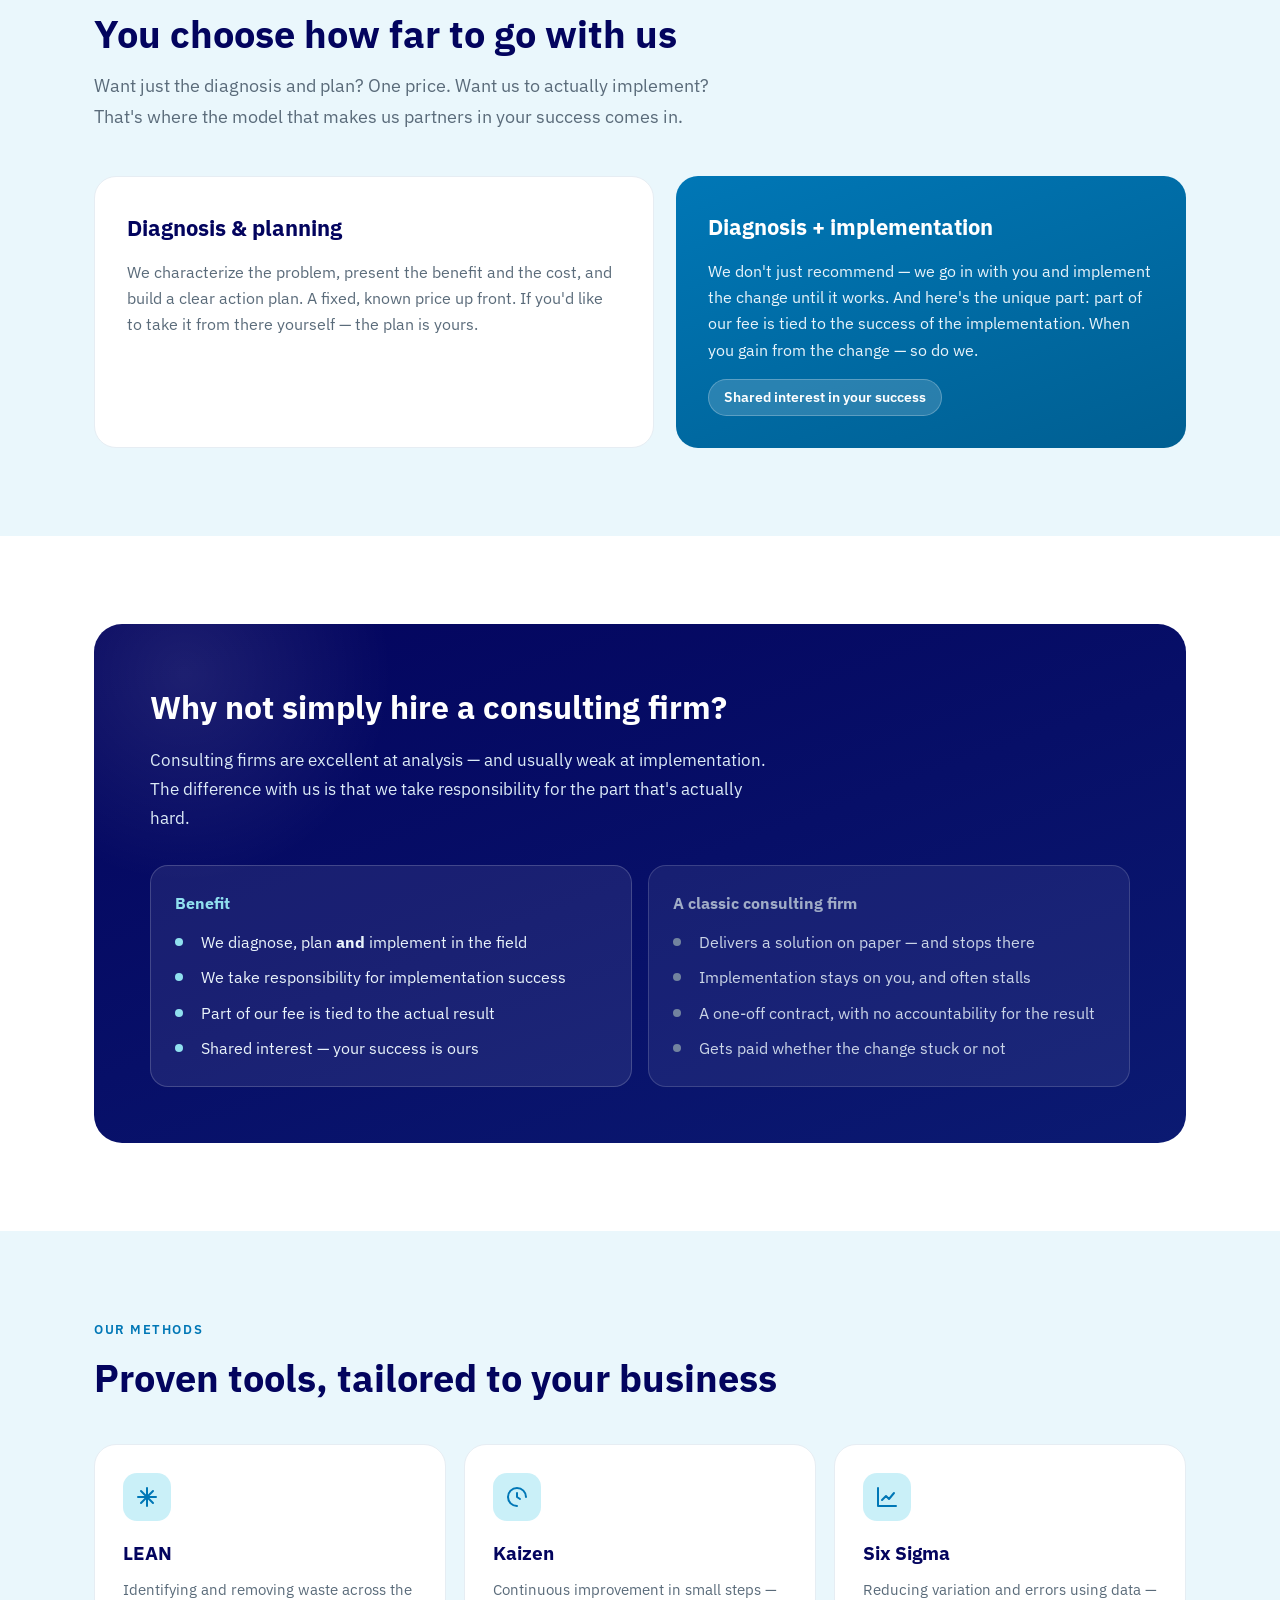
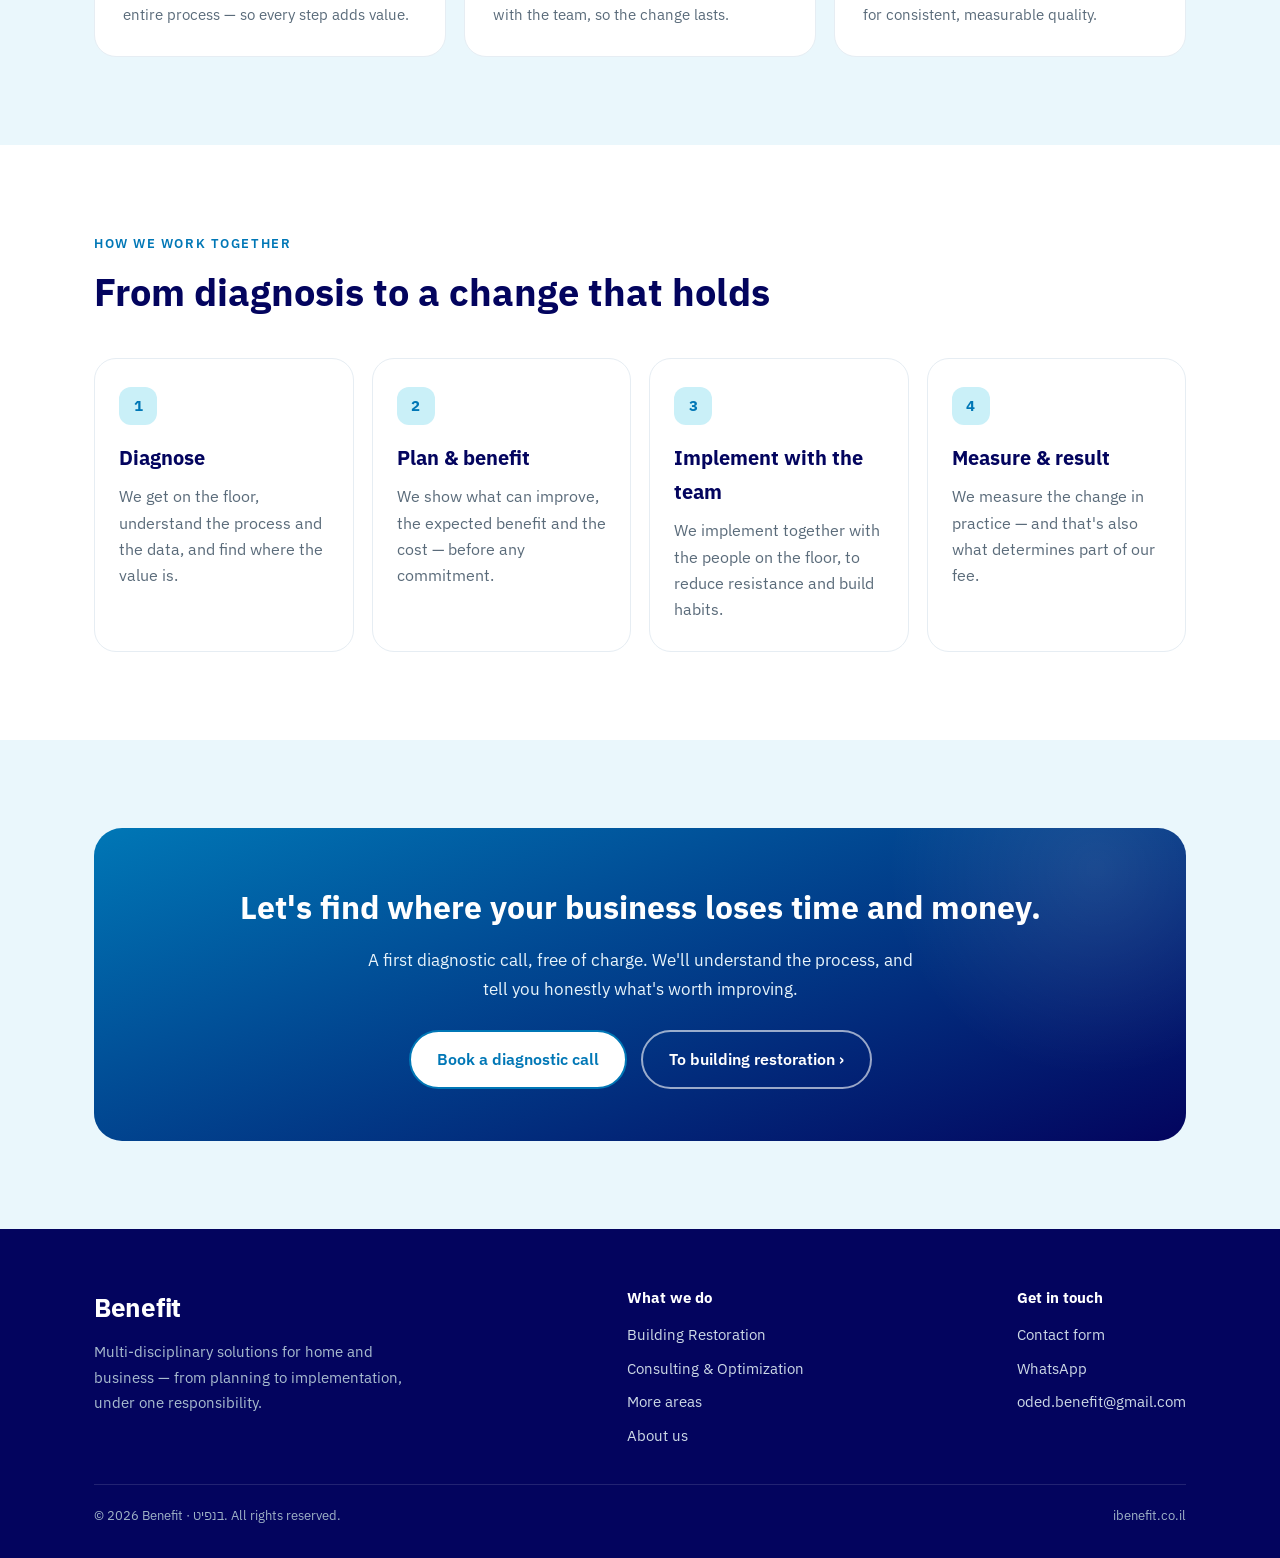
<file: en/consulting.html>
<!DOCTYPE html>
<html dir="ltr" lang="en">
<head>
<meta charset="utf-8">
<meta name="viewport" content="width=device-width, initial-scale=1">
<title>Consulting & Process Optimization | Benefit</title>
<meta name="description" content="Consulting and optimization of production, assembly and logistics processes for small–medium businesses — using LEAN, Kaizen and Six Sigma. Unlike a consulting firm: we also implement, with fees tied to successful implementation.">
<link rel="icon" href="../favicon.svg" type="image/svg+xml">
<link rel="preconnect" href="https://fonts.googleapis.com">
<link rel="preconnect" href="https://fonts.gstatic.com" crossorigin>
<link href="https://fonts.googleapis.com/css2?family=IBM+Plex+Sans:wght@300;400;500;600;700&family=IBM+Plex+Sans+Hebrew:wght@300;400;500;600;700&display=swap" rel="stylesheet">
<link rel="stylesheet" href="../styles.css">
<style>:root{--font:'IBM Plex Sans','IBM Plex Sans Hebrew',sans-serif}</style>
<script>document.documentElement.classList.add('js')</script>
</head>
<body>
<div class="progress"></div>

<header>
  <div class="wrap nav">
    <a href="index.html" class="brand">Benefit</a>
    <nav class="links">
      <a href="index.html">Home</a>
      <a href="restoration.html">Restoration</a>
      <a href="consulting.html">Consulting</a>
      <a href="index.html#about">About</a>
      <a href="index.html#contact">Contact</a>
    </nav>
    <div class="nav-cta">
      <a class="lang" href="../consulting.html">עב</a>
      <a href="index.html#contact" class="btn btn-primary">Talk to us</a>
    </div>
    <button class="navbtn" aria-label="Menu"><span></span><span></span><span></span></button>
  </div>
  <div class="mobile-panel">
    <a href="index.html">Home</a>
    <a href="restoration.html">Restoration</a>
    <a href="consulting.html">Consulting</a>
    <a href="index.html#about">About</a>
    <a href="../consulting.html">עברית</a>
    <a href="index.html#contact" class="pcta">Talk to us ›</a>
  </div>
</header>

<section class="hero sub">
  <div class="halo"></div><div class="halo2"></div>
  <div class="wrap hero-inner">
    <div class="crumb"><a href="index.html">Home</a> › Consulting & Process Optimization</div>
    <h1>Consultants who also <span class="hl">implement</span> — until the change truly works.</h1>
    <p class="sub">Most consulting firms hand over a document and disappear. We stay until the change is alive in the field — optimizing production, assembly and logistics processes for small–medium businesses, and implementing in practice, with decades of experience in industrial management.</p>
    <div class="cta-row">
      <a href="index.html#contact" class="btn btn-primary">Book a diagnostic call</a>
      <a href="#model" class="btn btn-ghost">Our model ↓</a>
    </div>
  </div>
</section>

<div class="trust">
  <div class="wrap row">
    <div class="item"><svg width="20" height="20" viewBox="0 0 24 24" fill="none" stroke="#90E0EF" stroke-width="2.2" stroke-linecap="round" stroke-linejoin="round"><path d="M3 3v18h18"/><path d="M7 15l4-4 3 3 5-6"/></svg>Optimization that produces measurable results</div>
    <div class="item"><svg width="20" height="20" viewBox="0 0 24 24" fill="none" stroke="#90E0EF" stroke-width="2.2" stroke-linecap="round" stroke-linejoin="round"><path d="M12 2l7 4v6c0 5-3.5 8-7 10-3.5-2-7-5-7-10V6z"/><path d="M9 12l2 2 4-4"/></svg>LEAN · Kaizen · Six Sigma</div>
    <div class="item"><svg width="20" height="20" viewBox="0 0 24 24" fill="none" stroke="#90E0EF" stroke-width="2.2" stroke-linecap="round" stroke-linejoin="round"><path d="M4 21V8l8-5 8 5v13"/><path d="M9 21v-6h6v6"/></svg>Accountable implementation — not just advice</div>
  </div>
</div>

<section class="block" id="who">
  <div class="wrap reveal">
    <div class="eyebrow">Who it's for</div>
    <h2 class="sec">For a business that feels it could work smarter</h2>
    <p class="lead">In many businesses, improvements get stuck — because the production manager wasn't part of the process, and resistance grows. We know how to diagnose, plan, and also implement in a way that actually sticks.</p>
    <div class="sol-grid g4">
      <div class="sol"><div class="ic"><svg width="24" height="24" viewBox="0 0 24 24" fill="none" stroke="#0077B6" stroke-width="2" stroke-linecap="round" stroke-linejoin="round"><circle cx="12" cy="12" r="3.2"/><path d="M12 3v3m0 12v3M3 12h3m12 0h3M6 6l2 2m8 8l2 2M6 18l2-2m8-8l2-2"/></svg></div><h3>Production & assembly</h3><p>Production and assembly lines that can be accelerated, streamlined and made cheaper — without hurting quality.</p></div>
      <div class="sol"><div class="ic"><svg width="24" height="24" viewBox="0 0 24 24" fill="none" stroke="#0077B6" stroke-width="2" stroke-linecap="round" stroke-linejoin="round"><rect x="3" y="8" width="13" height="10" rx="1"/><path d="M16 11h3l2 3v4h-5"/><circle cx="7" cy="18" r="1.6"/><circle cx="17" cy="18" r="1.6"/></svg></div><h3>Logistics & storage</h3><p>Movement, inventory and warehouse that flow — instead of bottlenecks that cost time and money.</p></div>
      <div class="sol"><div class="ic"><svg width="24" height="24" viewBox="0 0 24 24" fill="none" stroke="#0077B6" stroke-width="2" stroke-linecap="round" stroke-linejoin="round"><path d="M4 20h5v-8H4zM10 20h5V6h-5zM16 20h4v-5h-4z"/></svg></div><h3>Operating costs</h3><p>Reducing the cost of raw materials, subcontractors and direct labor — systematically.</p></div>
      <div class="sol"><div class="ic"><svg width="24" height="24" viewBox="0 0 24 24" fill="none" stroke="#0077B6" stroke-width="2" stroke-linecap="round" stroke-linejoin="round"><circle cx="9" cy="8" r="3"/><path d="M2.5 20c0-3.3 2.9-5.5 6.5-5.5s6.5 2.2 6.5 5.5"/><path d="M17 8.5l1.8 1.8L22 7"/></svg></div><h3>Organizational consulting</h3><p>Structure, roles and management routines — guidance from real experience, not theory.</p></div>
    </div>
  </div>
</section>

<section class="block tint" id="model">
  <div class="wrap reveal">
    <div class="eyebrow">Our model</div>
    <h2 class="sec">You choose how far to go with us</h2>
    <p class="lead">Want just the diagnosis and plan? One price. Want us to actually implement? That's where the model that makes us partners in your success comes in.</p>
    <div class="model">
      <div class="box">
        <h3>Diagnosis & planning</h3>
        <p>We characterize the problem, present the benefit and the cost, and build a clear action plan. A fixed, known price up front. If you'd like to take it from there yourself — the plan is yours.</p>
      </div>
      <div class="box hi">
        <h3>Diagnosis + implementation</h3>
        <p>We don't just recommend — we go in with you and implement the change until it works. And here's the unique part: part of our fee is tied to the success of the implementation. When you gain from the change — so do we.</p>
        <span class="tagline">Shared interest in your success</span>
      </div>
    </div>
  </div>
</section>

<section class="block">
  <div class="wrap reveal">
    <div class="diff dark">
      <div class="halo"></div>
      <h2>Why not simply hire a consulting firm?</h2>
      <p class="dlead">Consulting firms are excellent at analysis — and usually weak at implementation. The difference with us is that we take responsibility for the part that's actually hard.</p>
      <div class="compare">
        <div class="c">
          <h4>Benefit</h4>
          <ul>
            <li>We diagnose, plan <b>and</b> implement in the field</li>
            <li>We take responsibility for implementation success</li>
            <li>Part of our fee is tied to the actual result</li>
            <li>Shared interest — your success is ours</li>
          </ul>
        </div>
        <div class="c them">
          <h4>A classic consulting firm</h4>
          <ul>
            <li>Delivers a solution on paper — and stops there</li>
            <li>Implementation stays on you, and often stalls</li>
            <li>A one-off contract, with no accountability for the result</li>
            <li>Gets paid whether the change stuck or not</li>
          </ul>
        </div>
      </div>
    </div>
  </div>
</section>

<section class="block tint">
  <div class="wrap reveal">
    <div class="eyebrow">Our methods</div>
    <h2 class="sec">Proven tools, tailored to your business</h2>
    <div class="sol-grid">
      <div class="sol"><div class="ic"><svg width="24" height="24" viewBox="0 0 24 24" fill="none" stroke="#0077B6" stroke-width="2" stroke-linecap="round" stroke-linejoin="round"><path d="M3 12h18M12 3v18"/><path d="M6 6l12 12M18 6L6 18"/></svg></div><h3>LEAN</h3><p>Identifying and removing waste across the entire process — so every step adds value.</p></div>
      <div class="sol"><div class="ic"><svg width="24" height="24" viewBox="0 0 24 24" fill="none" stroke="#0077B6" stroke-width="2" stroke-linecap="round" stroke-linejoin="round"><path d="M12 3a9 9 0 100 18M12 3a9 9 0 019 9"/><path d="M12 8v4l3 2"/></svg></div><h3>Kaizen</h3><p>Continuous improvement in small steps — with the team, so the change lasts.</p></div>
      <div class="sol"><div class="ic"><svg width="24" height="24" viewBox="0 0 24 24" fill="none" stroke="#0077B6" stroke-width="2" stroke-linecap="round" stroke-linejoin="round"><path d="M3 3v18h18"/><path d="M7 15l4-4 3 3 5-6"/></svg></div><h3>Six Sigma</h3><p>Reducing variation and errors using data — for consistent, measurable quality.</p></div>
    </div>
  </div>
</section>

<section class="block">
  <div class="wrap reveal">
    <div class="eyebrow">How we work together</div>
    <h2 class="sec">From diagnosis to a change that holds</h2>
    <div class="steps">
      <div class="step"><div class="n">1</div><h3>Diagnose</h3><p>We get on the floor, understand the process and the data, and find where the value is.</p></div>
      <div class="step"><div class="n">2</div><h3>Plan & benefit</h3><p>We show what can improve, the expected benefit and the cost — before any commitment.</p></div>
      <div class="step"><div class="n">3</div><h3>Implement with the team</h3><p>We implement together with the people on the floor, to reduce resistance and build habits.</p></div>
      <div class="step"><div class="n">4</div><h3>Measure & result</h3><p>We measure the change in practice — and that's also what determines part of our fee.</p></div>
    </div>
  </div>
</section>

<section class="block tint">
  <div class="wrap reveal">
    <div class="ctaband">
      <div class="halo"></div>
      <h2>Let's find where your business loses time and money.</h2>
      <p>A first diagnostic call, free of charge. We'll understand the process, and tell you honestly what's worth improving.</p>
      <div class="cta-row">
        <a href="index.html#contact" class="btn btn-outline">Book a diagnostic call</a>
        <a href="restoration.html" class="btn btn-ghost">To building restoration ›</a>
      </div>
    </div>
  </div>
</section>

<footer>
  <div class="wrap">
    <div class="cols">
      <div style="max-width:320px">
        <div class="brand rubik" style="font-weight:700;font-size:26px">Benefit</div>
        <p style="font-size:15px;color:#a9bccf">Multi-disciplinary solutions for home and business — from planning to implementation, under one responsibility.</p>
      </div>
      <div class="fnav">
        <b class="rubik" style="color:#fff;margin-bottom:4px">What we do</b>
        <a href="restoration.html">Building Restoration</a>
        <a href="consulting.html">Consulting & Optimization</a>
        <a href="index.html#solutions">More areas</a>
        <a href="index.html#about">About us</a>
      </div>
      <div class="fnav">
        <b class="rubik" style="color:#fff;margin-bottom:4px">Get in touch</b>
        <a href="index.html#contact">Contact form</a>
        <a href="https://wa.me/972545230160">WhatsApp</a>
        <a href="mailto:oded.benefit@gmail.com">oded.benefit@gmail.com</a>
      </div>
    </div>
    <div class="fin">
      <span>© 2026 Benefit · בנפיט. All rights reserved.</span>
      <span>ibenefit.co.il</span>
    </div>
  </div>
</footer>

<script src="../app.js" defer></script>
</body>
</html>
</file>
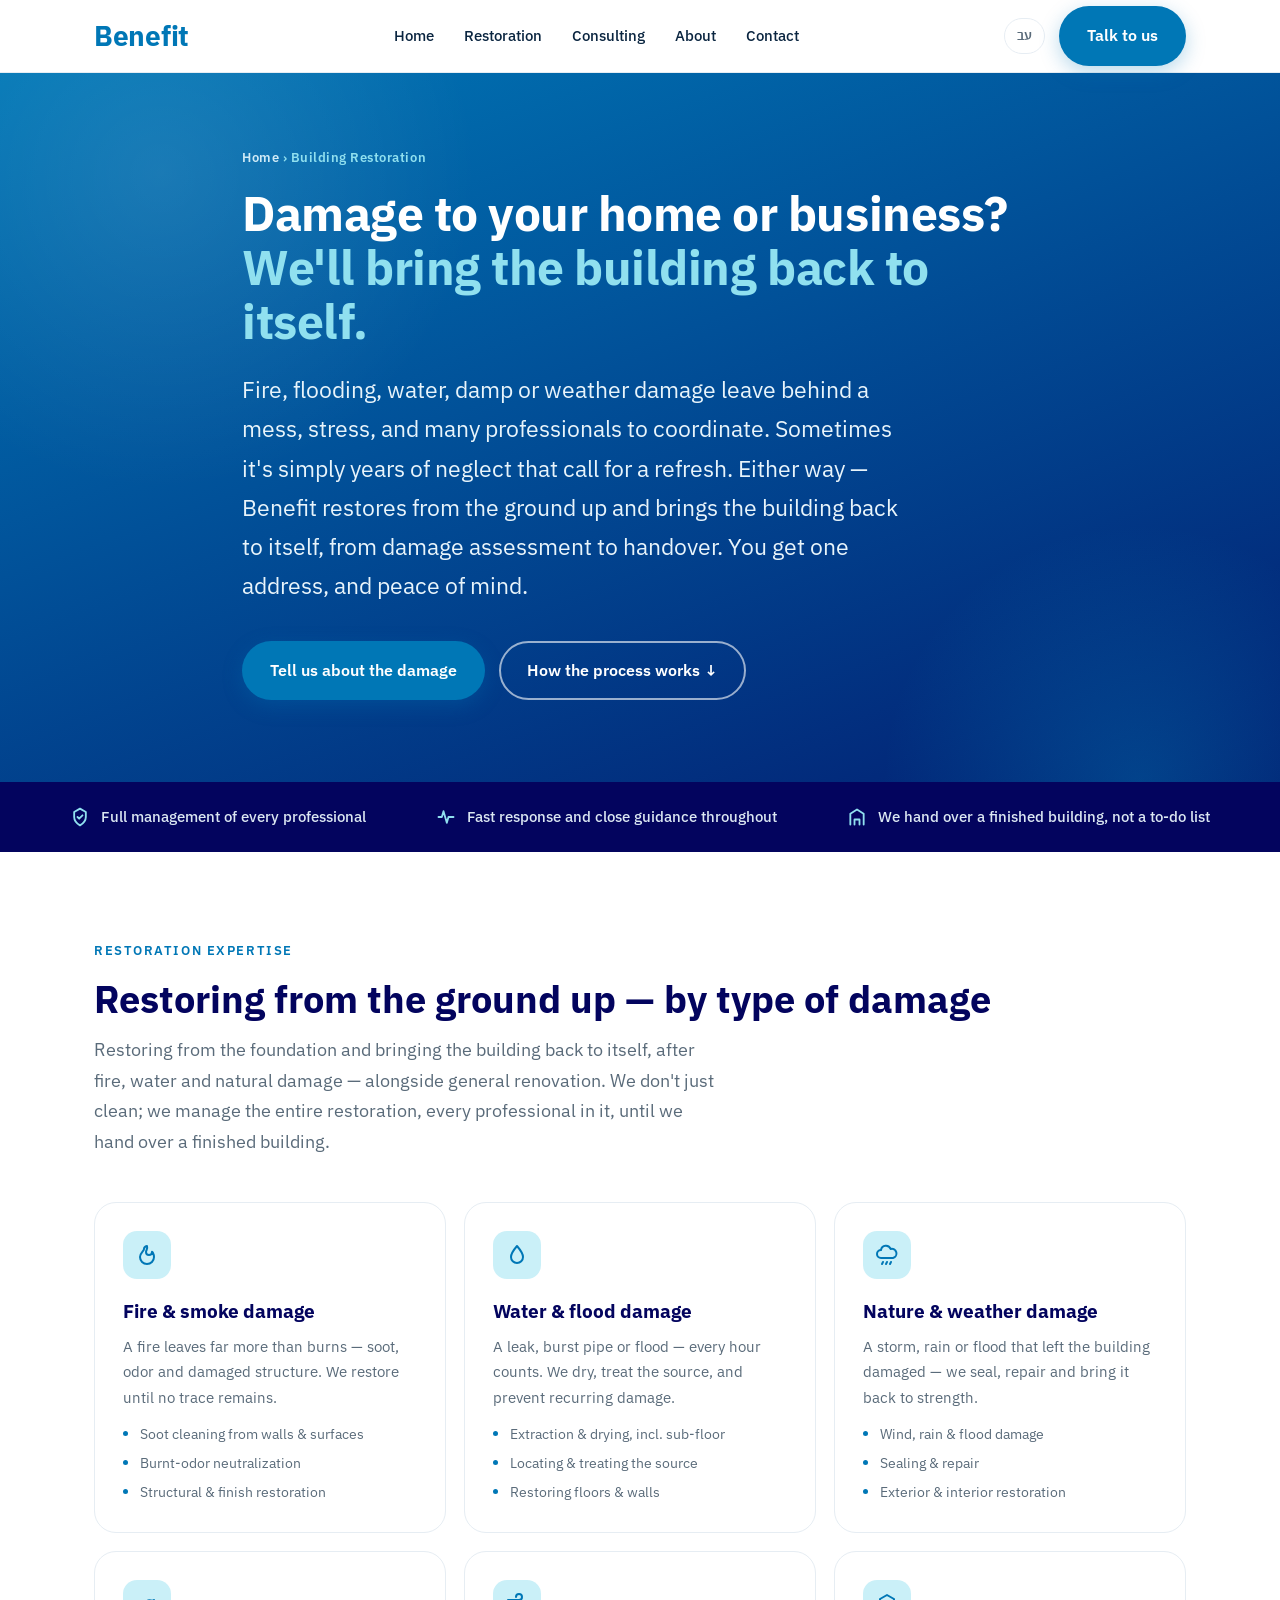
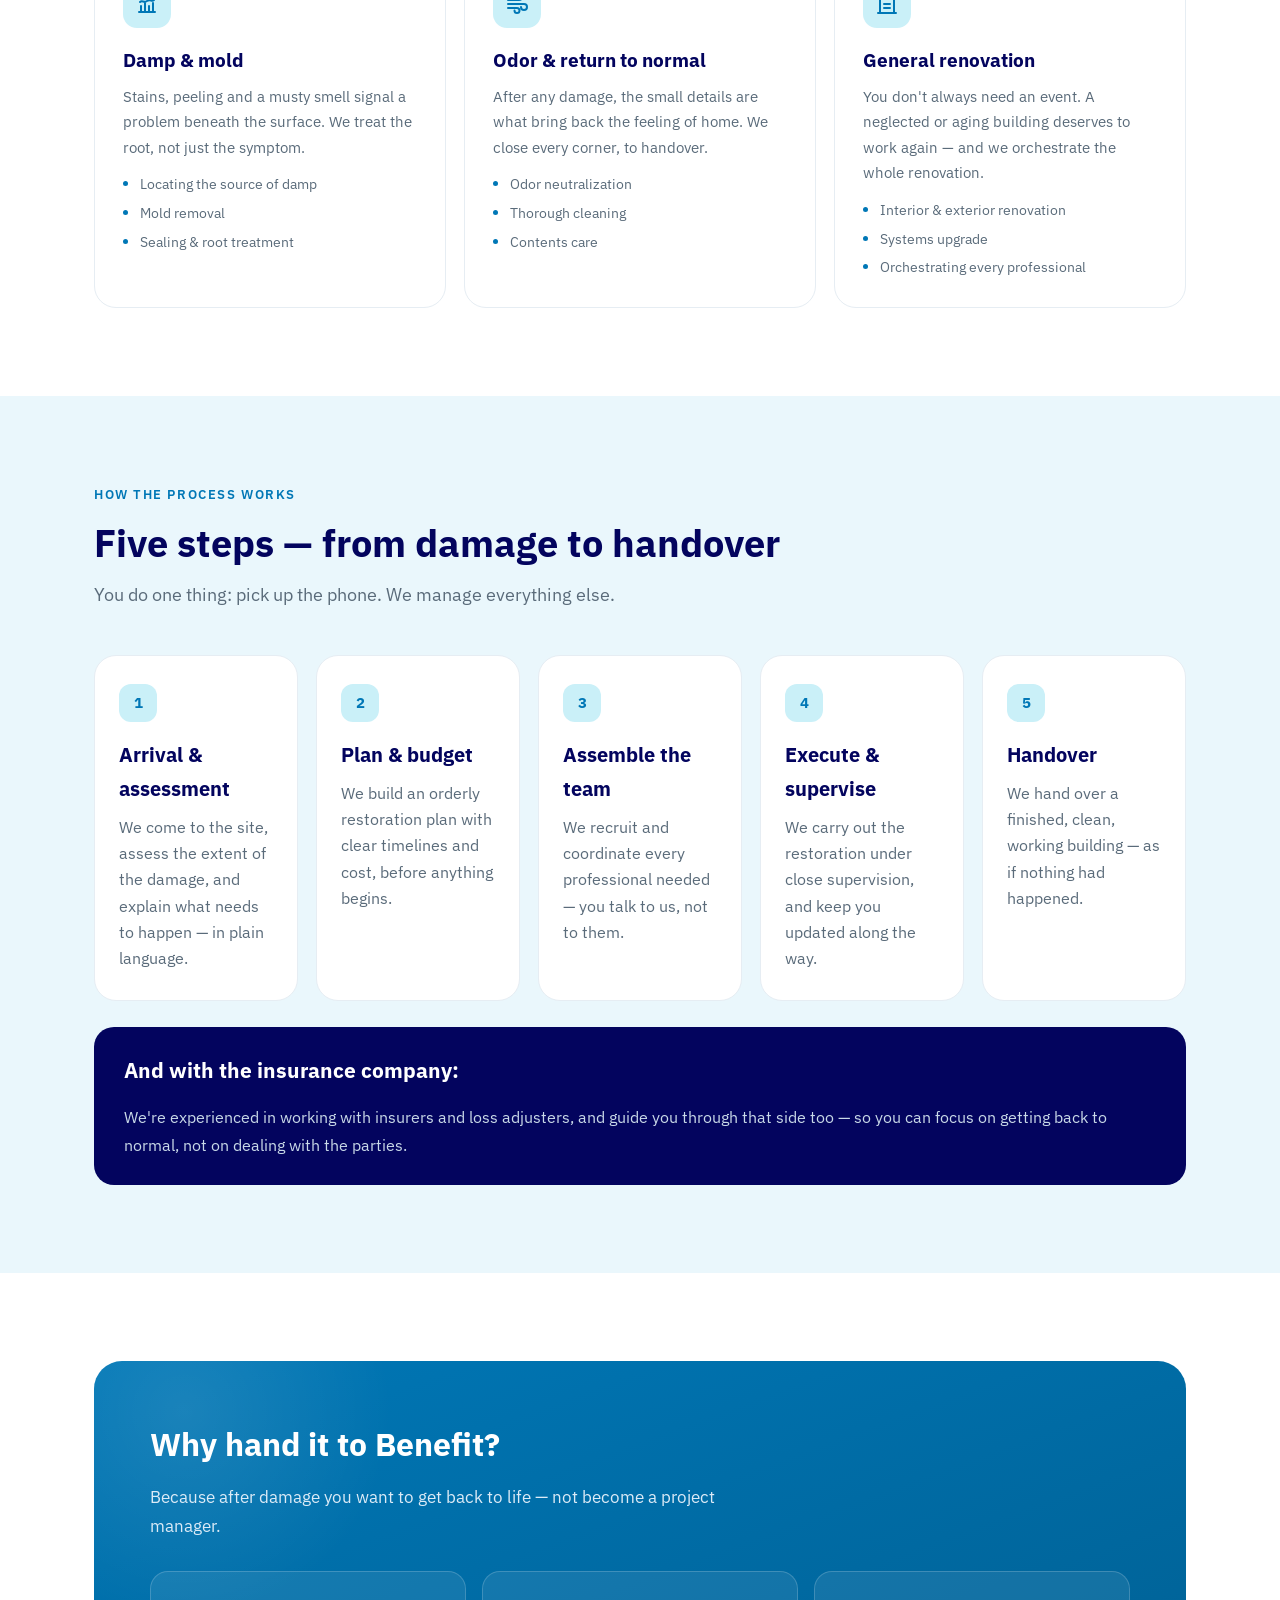
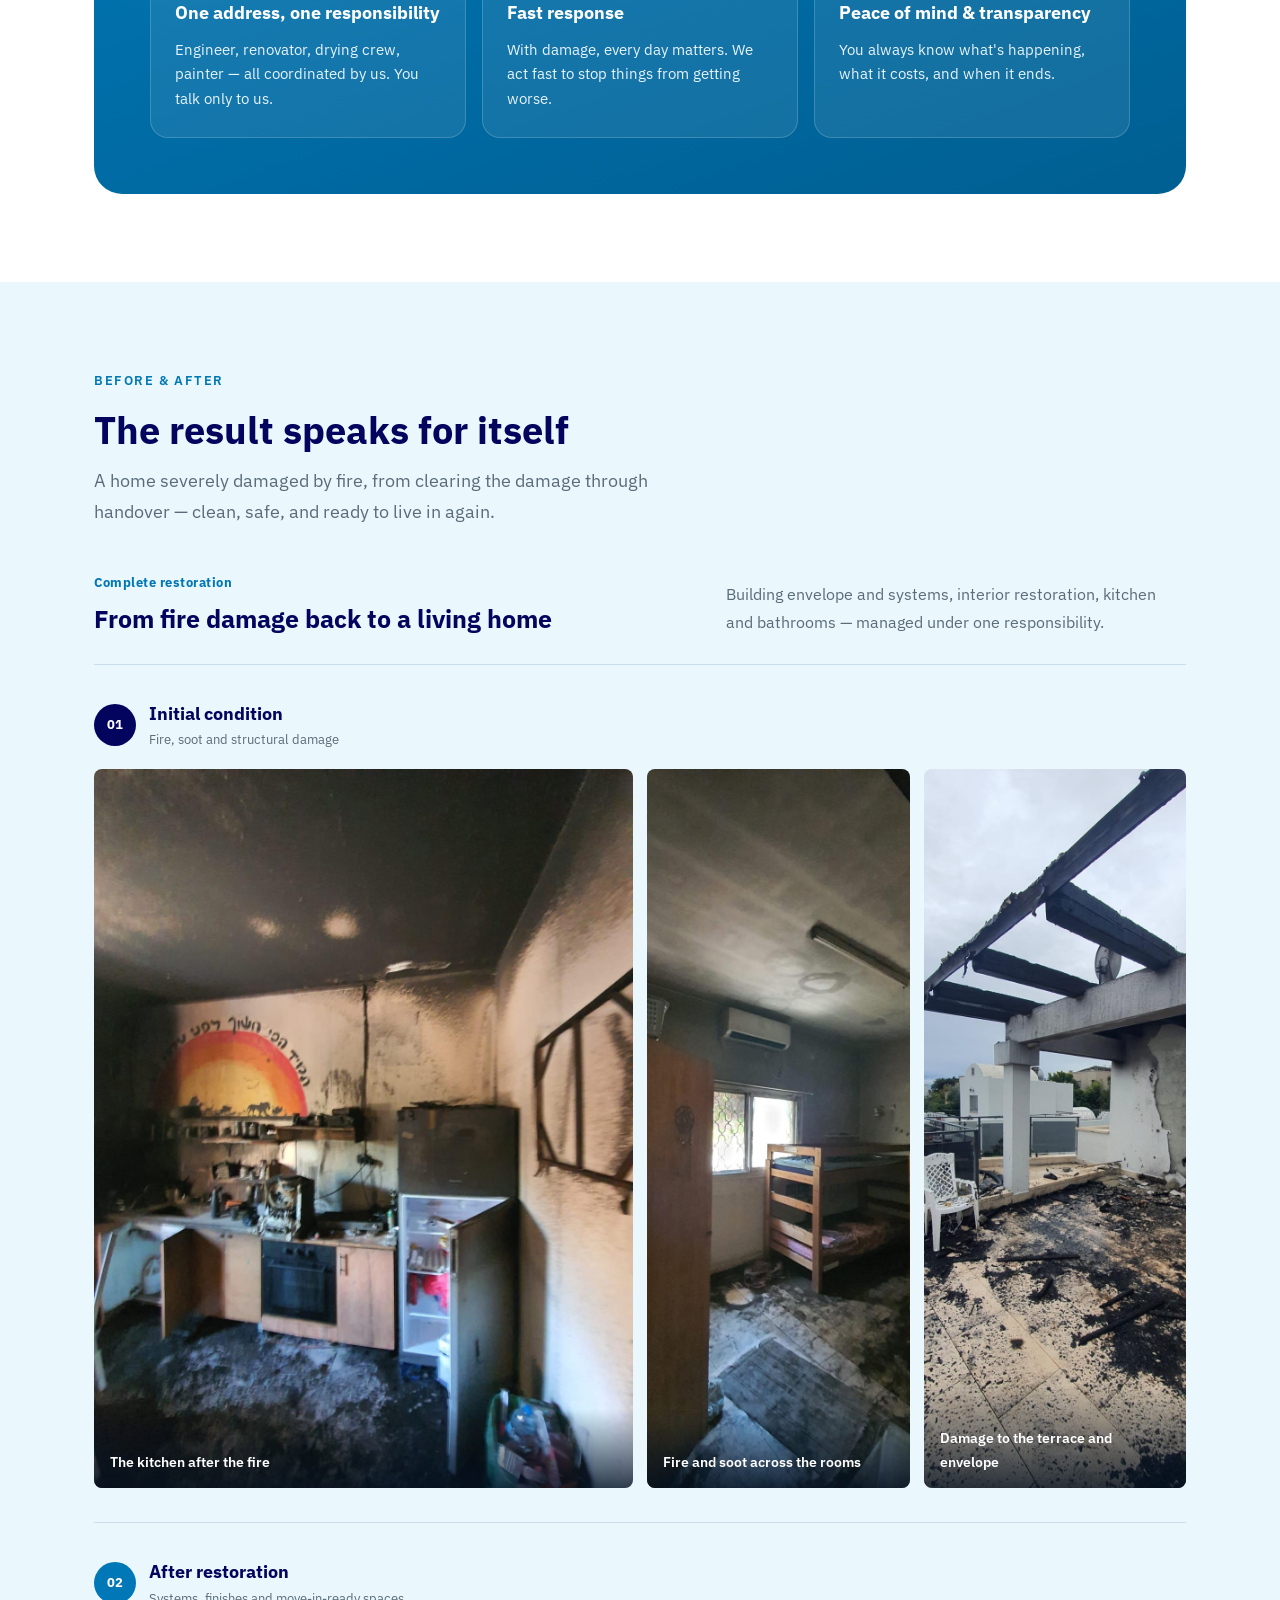
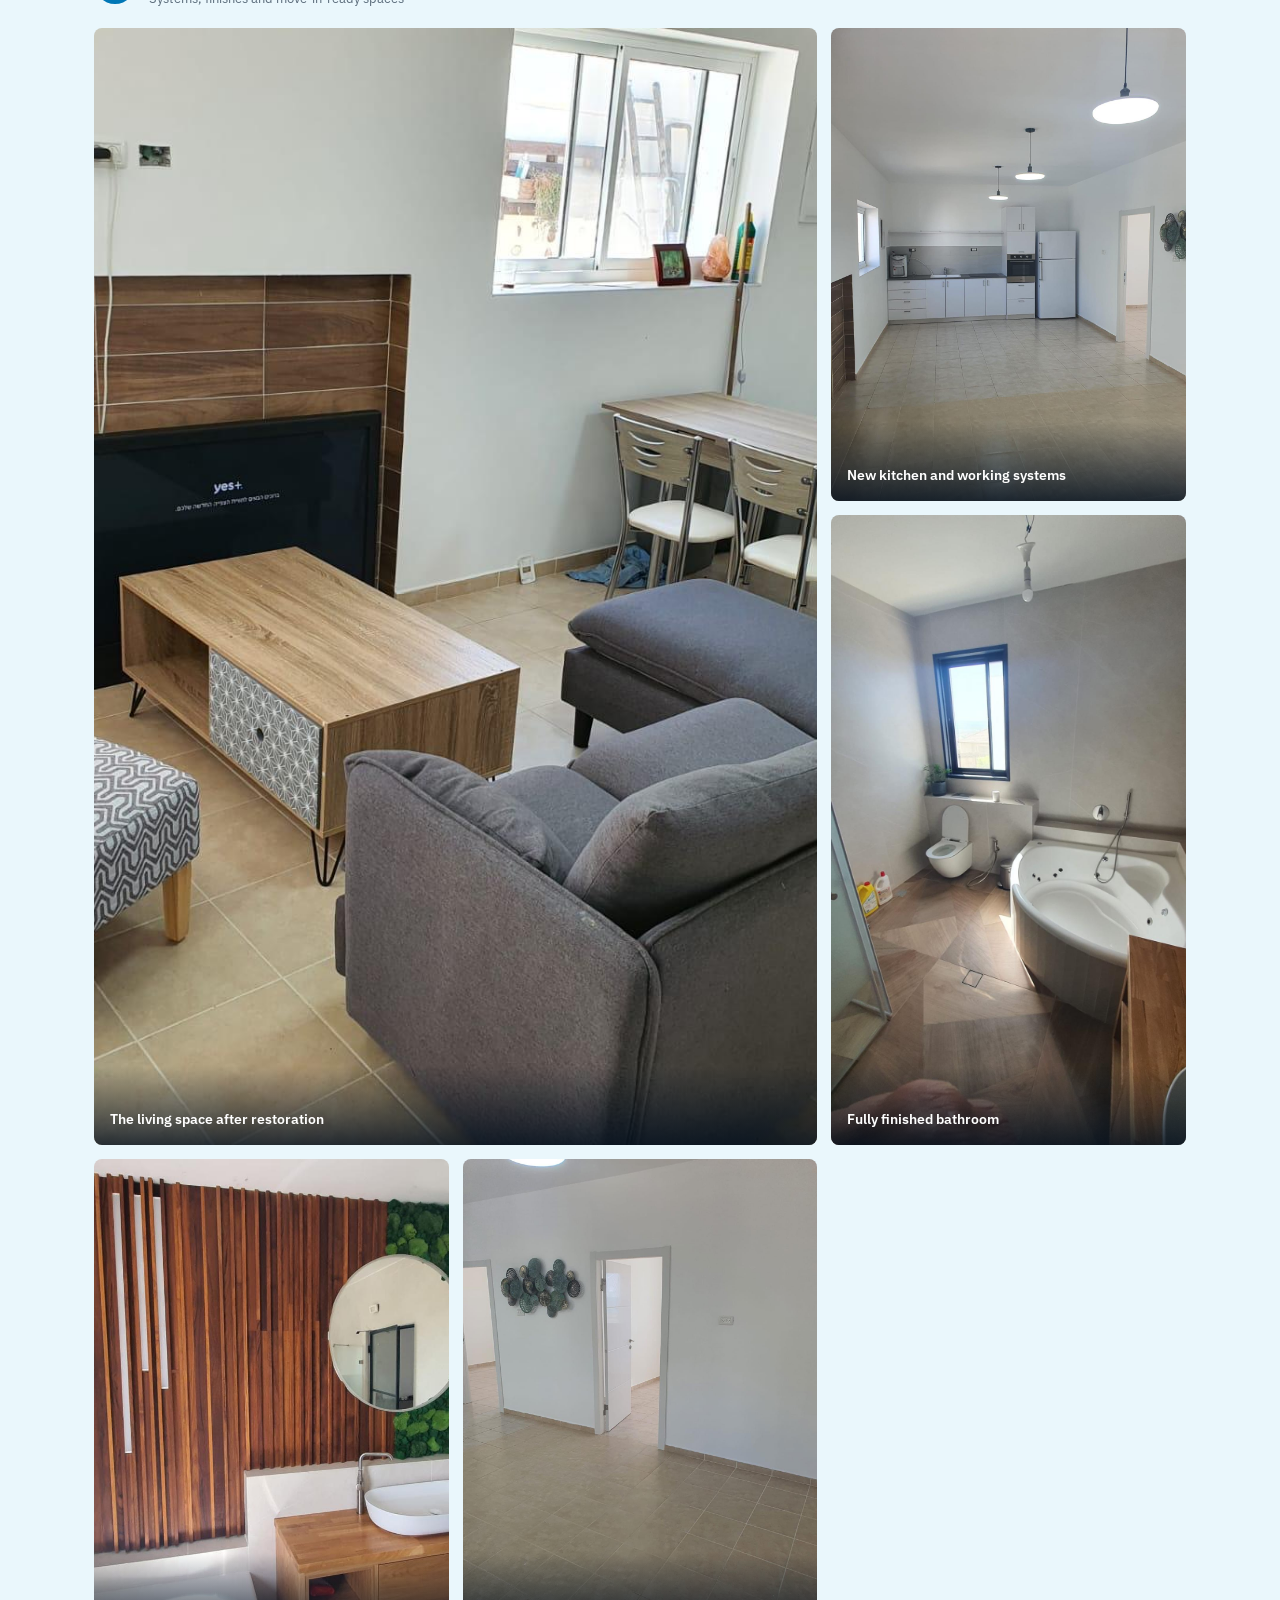
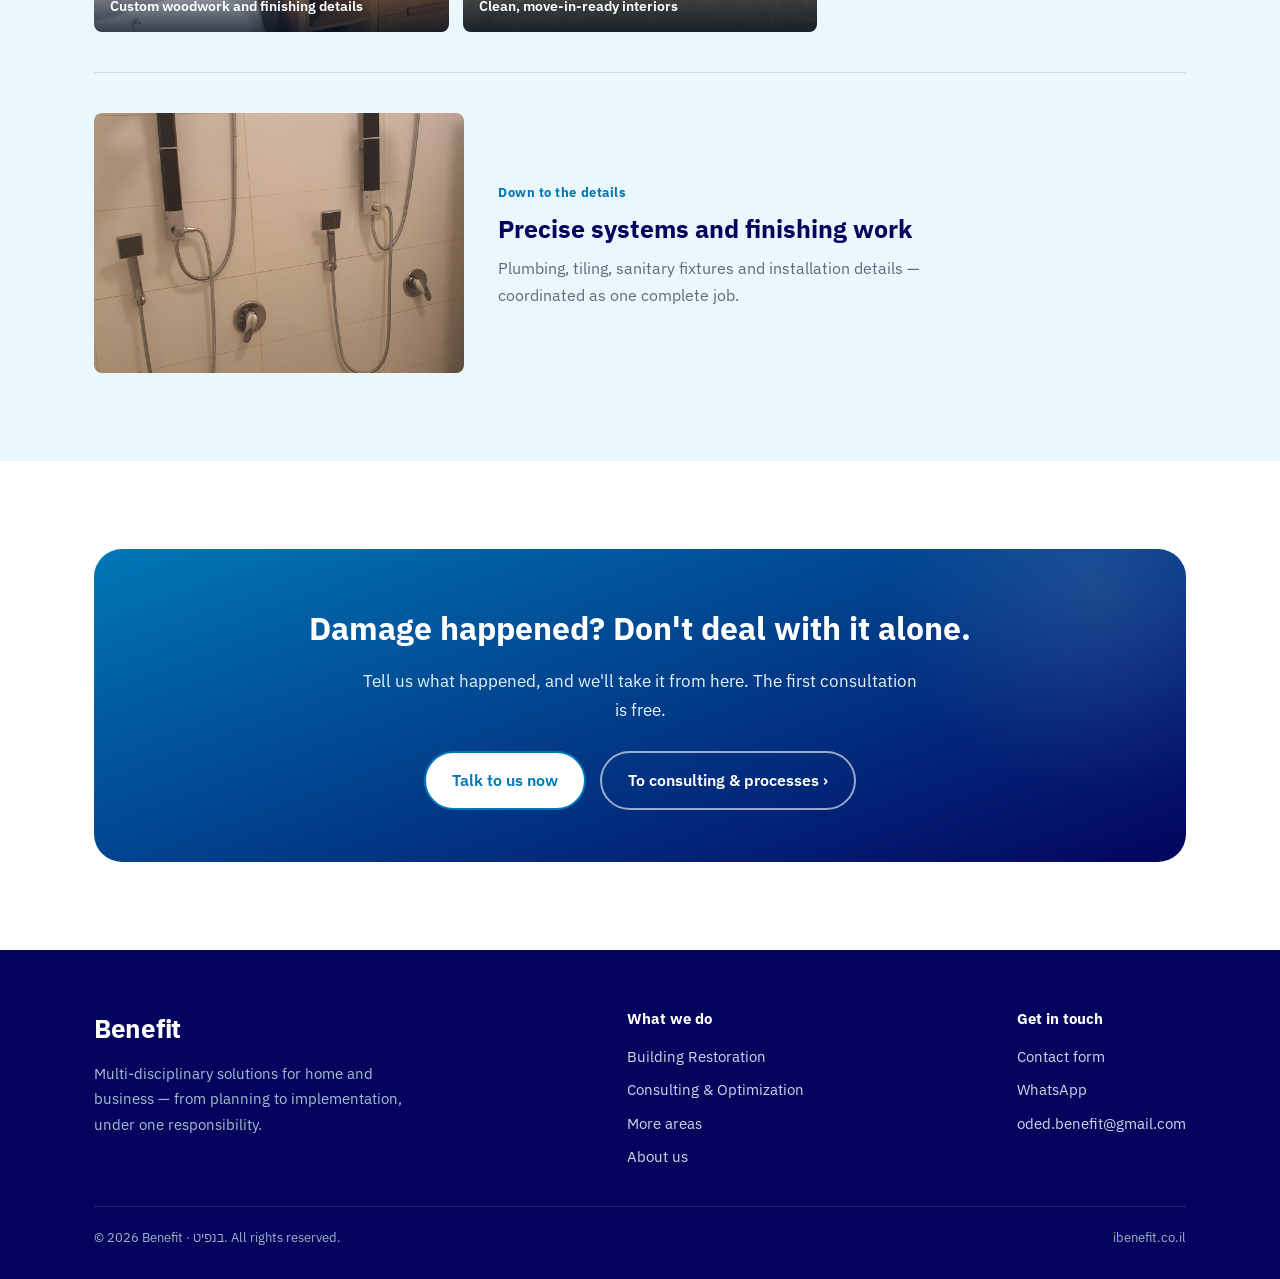
<file: en/restoration.html>
<!DOCTYPE html>
<html dir="ltr" lang="en">
<head>
<meta charset="utf-8">
<meta name="viewport" content="width=device-width, initial-scale=1">
<title>Building Restoration | Benefit</title>
<meta name="description" content="Restoring buildings and properties after fire, water, flood and damp damage. Benefit manages the entire process for you — from damage assessment to handing over a building as good as new. One address that takes responsibility.">
<link rel="icon" href="../favicon.svg" type="image/svg+xml">
<link rel="preconnect" href="https://fonts.googleapis.com">
<link rel="preconnect" href="https://fonts.gstatic.com" crossorigin>
<link href="https://fonts.googleapis.com/css2?family=IBM+Plex+Sans:wght@300;400;500;600;700&family=IBM+Plex+Sans+Hebrew:wght@300;400;500;600;700&display=swap" rel="stylesheet">
<link rel="stylesheet" href="../styles.css">
<style>:root{--font:'IBM Plex Sans','IBM Plex Sans Hebrew',sans-serif}</style>
<script>document.documentElement.classList.add('js')</script>
</head>
<body>
<div class="progress"></div>

<header>
  <div class="wrap nav">
    <a href="index.html" class="brand">Benefit</a>
    <nav class="links">
      <a href="index.html">Home</a>
      <a href="restoration.html">Restoration</a>
      <a href="consulting.html">Consulting</a>
      <a href="index.html#about">About</a>
      <a href="index.html#contact">Contact</a>
    </nav>
    <div class="nav-cta">
      <a class="lang" href="../restoration.html">עב</a>
      <a href="index.html#contact" class="btn btn-primary">Talk to us</a>
    </div>
    <button class="navbtn" aria-label="Menu"><span></span><span></span><span></span></button>
  </div>
  <div class="mobile-panel">
    <a href="index.html">Home</a>
    <a href="restoration.html">Restoration</a>
    <a href="consulting.html">Consulting</a>
    <a href="index.html#about">About</a>
    <a href="../restoration.html">עברית</a>
    <a href="index.html#contact" class="pcta">Talk to us ›</a>
  </div>
</header>

<section class="hero sub">
  <div class="halo"></div><div class="halo2"></div>
  <div class="wrap hero-inner">
    <div class="crumb"><a href="index.html">Home</a> › Building Restoration</div>
    <h1>Damage to your home or business?<br><span class="hl">We'll bring the building back to itself.</span></h1>
    <p class="sub">Fire, flooding, water, damp or weather damage leave behind a mess, stress, and many professionals to coordinate. Sometimes it's simply years of neglect that call for a refresh. Either way — Benefit restores from the ground up and brings the building back to itself, from damage assessment to handover. You get one address, and peace of mind.</p>
    <div class="cta-row">
      <a href="index.html#contact" class="btn btn-primary">Tell us about the damage</a>
      <a href="#process" class="btn btn-ghost">How the process works ↓</a>
    </div>
  </div>
</section>

<div class="trust">
  <div class="wrap row">
    <div class="item"><svg width="20" height="20" viewBox="0 0 24 24" fill="none" stroke="#90E0EF" stroke-width="2.2" stroke-linecap="round" stroke-linejoin="round"><path d="M12 2l7 4v6c0 5-3.5 8-7 10-3.5-2-7-5-7-10V6z"/><path d="M9 12l2 2 4-4"/></svg>Full management of every professional</div>
    <div class="item"><svg width="20" height="20" viewBox="0 0 24 24" fill="none" stroke="#90E0EF" stroke-width="2.2" stroke-linecap="round" stroke-linejoin="round"><path d="M3 12h4l2-7 4 14 2-7h6"/></svg>Fast response and close guidance throughout</div>
    <div class="item"><svg width="20" height="20" viewBox="0 0 24 24" fill="none" stroke="#90E0EF" stroke-width="2.2" stroke-linecap="round" stroke-linejoin="round"><path d="M4 21V8l8-5 8 5v13"/><path d="M9 21v-6h6v6"/></svg>We hand over a finished building, not a to-do list</div>
  </div>
</div>

<section class="block" id="cases">
  <div class="wrap reveal">
    <div class="eyebrow">Restoration expertise</div>
    <h2 class="sec">Restoring from the ground up — by type of damage</h2>
    <p class="lead">Restoring from the foundation and bringing the building back to itself, after fire, water and natural damage — alongside general renovation. We don't just clean; we manage the entire restoration, every professional in it, until we hand over a finished building.</p>
    <div class="sol-grid">
      <div class="sol"><div class="ic"><svg width="24" height="24" viewBox="0 0 24 24" fill="none" stroke="#0077B6" stroke-width="2" stroke-linecap="round" stroke-linejoin="round"><path d="M12 3c1 3-1 4-1 6a3 3 0 006 0c0-1 2 2 2 5a7 7 0 01-14 0c0-4 4-6 4-8 0-1.5 1-2.5 3-3z"/></svg></div><h3>Fire & smoke damage</h3><p>A fire leaves far more than burns — soot, odor and damaged structure. We restore until no trace remains.</p><ul class="mini"><li>Soot cleaning from walls & surfaces</li><li>Burnt-odor neutralization</li><li>Structural & finish restoration</li></ul></div>
      <div class="sol"><div class="ic"><svg width="24" height="24" viewBox="0 0 24 24" fill="none" stroke="#0077B6" stroke-width="2" stroke-linecap="round" stroke-linejoin="round"><path d="M12 3s6 7 6 11a6 6 0 01-12 0c0-4 6-11 6-11z"/></svg></div><h3>Water & flood damage</h3><p>A leak, burst pipe or flood — every hour counts. We dry, treat the source, and prevent recurring damage.</p><ul class="mini"><li>Extraction & drying, incl. sub-floor</li><li>Locating & treating the source</li><li>Restoring floors & walls</li></ul></div>
      <div class="sol"><div class="ic"><svg width="24" height="24" viewBox="0 0 24 24" fill="none" stroke="#0077B6" stroke-width="2" stroke-linecap="round" stroke-linejoin="round"><path d="M6 15a4 4 0 010-8 5 5 0 019.6-1A3.5 3.5 0 1118 15z"/><path d="M8 19l-1 2M12 19l-1 2M16 19l-1 2"/></svg></div><h3>Nature & weather damage</h3><p>A storm, rain or flood that left the building damaged — we seal, repair and bring it back to strength.</p><ul class="mini"><li>Wind, rain & flood damage</li><li>Sealing & repair</li><li>Exterior & interior restoration</li></ul></div>
      <div class="sol"><div class="ic"><svg width="24" height="24" viewBox="0 0 24 24" fill="none" stroke="#0077B6" stroke-width="2" stroke-linecap="round" stroke-linejoin="round"><path d="M4 20h16M6 20v-6M10 20v-9M14 20v-6M18 20v-9"/><path d="M5 10c2-2 4 1 7-1s5 1 7-1"/></svg></div><h3>Damp & mold</h3><p>Stains, peeling and a musty smell signal a problem beneath the surface. We treat the root, not just the symptom.</p><ul class="mini"><li>Locating the source of damp</li><li>Mold removal</li><li>Sealing & root treatment</li></ul></div>
      <div class="sol"><div class="ic"><svg width="24" height="24" viewBox="0 0 24 24" fill="none" stroke="#0077B6" stroke-width="2" stroke-linecap="round" stroke-linejoin="round"><path d="M3 8h11a3 3 0 10-3-3M3 12h16a3 3 0 11-3 3M3 16h9a2.5 2.5 0 11-2.5 2.5"/></svg></div><h3>Odor & return to normal</h3><p>After any damage, the small details are what bring back the feeling of home. We close every corner, to handover.</p><ul class="mini"><li>Odor neutralization</li><li>Thorough cleaning</li><li>Contents care</li></ul></div>
      <div class="sol"><div class="ic"><svg width="24" height="24" viewBox="0 0 24 24" fill="none" stroke="#0077B6" stroke-width="2" stroke-linecap="round" stroke-linejoin="round"><path d="M3 21h18M5 21V7l7-4 7 4v14"/><path d="M9 12h6M9 16h6"/></svg></div><h3>General renovation</h3><p>You don't always need an event. A neglected or aging building deserves to work again — and we orchestrate the whole renovation.</p><ul class="mini"><li>Interior & exterior renovation</li><li>Systems upgrade</li><li>Orchestrating every professional</li></ul></div>
    </div>
  </div>
</section>

<section class="block tint" id="process">
  <div class="wrap reveal">
    <div class="eyebrow">How the process works</div>
    <h2 class="sec">Five steps — from damage to handover</h2>
    <p class="lead">You do one thing: pick up the phone. We manage everything else.</p>
    <div class="steps s5">
      <div class="step"><div class="n">1</div><h3>Arrival & assessment</h3><p>We come to the site, assess the extent of the damage, and explain what needs to happen — in plain language.</p></div>
      <div class="step"><div class="n">2</div><h3>Plan & budget</h3><p>We build an orderly restoration plan with clear timelines and cost, before anything begins.</p></div>
      <div class="step"><div class="n">3</div><h3>Assemble the team</h3><p>We recruit and coordinate every professional needed — you talk to us, not to them.</p></div>
      <div class="step"><div class="n">4</div><h3>Execute & supervise</h3><p>We carry out the restoration under close supervision, and keep you updated along the way.</p></div>
      <div class="step"><div class="n">5</div><h3>Handover</h3><p>We hand over a finished, clean, working building — as if nothing had happened.</p></div>
    </div>
    <div class="fee-note">
      <span class="big">And with the insurance company:</span>
      <span class="small">We're experienced in working with insurers and loss adjusters, and guide you through that side too — so you can focus on getting back to normal, not on dealing with the parties.</span>
    </div>
  </div>
</section>

<section class="block">
  <div class="wrap reveal">
    <div class="diff core" style="background:linear-gradient(160deg,#0077B6,#005f92)">
      <div class="halo"></div>
      <h2>Why hand it to Benefit?</h2>
      <p class="dlead">Because after damage you want to get back to life — not become a project manager.</p>
      <div class="trust3">
        <div class="c"><h4>One address, one responsibility</h4><p>Engineer, renovator, drying crew, painter — all coordinated by us. You talk only to us.</p></div>
        <div class="c"><h4>Fast response</h4><p>With damage, every day matters. We act fast to stop things from getting worse.</p></div>
        <div class="c"><h4>Peace of mind & transparency</h4><p>You always know what's happening, what it costs, and when it ends.</p></div>
      </div>
    </div>
  </div>
</section>

<section class="block tint">
  <div class="wrap reveal">
    <div class="eyebrow">Before & after</div>
    <h2 class="sec">The result speaks for itself</h2>
    <p class="lead">A home severely damaged by fire, from clearing the damage through handover — clean, safe, and ready to live in again.</p>
    <div class="case-study">
      <div class="case-head">
        <div><span class="case-label">Complete restoration</span><h3>From fire damage back to a living home</h3></div>
        <p>Building envelope and systems, interior restoration, kitchen and bathrooms — managed under one responsibility.</p>
      </div>
      <div class="project-stage">
        <div class="stage-title"><span>01</span><div><b>Initial condition</b><small>Fire, soot and structural damage</small></div></div>
        <div class="project-gallery damage-gallery">
          <figure class="project-photo wide"><button type="button" data-lightbox aria-label="Enlarge fire-damaged kitchen photo"><img src="../assets/restoration/fire-damage-kitchen.jpg" alt="Kitchen severely damaged by fire" loading="lazy"></button><figcaption>The kitchen after the fire</figcaption></figure>
          <figure class="project-photo"><button type="button" data-lightbox aria-label="Enlarge fire-damaged bedroom photo"><img src="../assets/restoration/fire-damage-bedroom.jpg" alt="Bedroom with fire and soot damage" loading="lazy"></button><figcaption>Fire and soot across the rooms</figcaption></figure>
          <figure class="project-photo"><button type="button" data-lightbox aria-label="Enlarge fire-damaged terrace photo"><img src="../assets/restoration/fire-damage-terrace.jpg" alt="Terrace and roof damaged by fire" loading="lazy"></button><figcaption>Damage to the terrace and envelope</figcaption></figure>
        </div>
      </div>
      <div class="project-stage finished-stage">
        <div class="stage-title"><span>02</span><div><b>After restoration</b><small>Systems, finishes and move-in-ready spaces</small></div></div>
        <div class="project-gallery result-gallery">
          <figure class="project-photo hero-photo"><button type="button" data-lightbox aria-label="Enlarge restored living room and kitchen photo"><img src="../assets/restoration/restored-living-room.jpg" alt="Living room and kitchen after complete restoration" loading="lazy"></button><figcaption>The living space after restoration</figcaption></figure>
          <figure class="project-photo"><button type="button" data-lightbox aria-label="Enlarge restored kitchen photo"><img src="../assets/restoration/restored-kitchen.jpg" alt="New kitchen after restoration" loading="lazy"></button><figcaption>New kitchen and working systems</figcaption></figure>
          <figure class="project-photo"><button type="button" data-lightbox aria-label="Enlarge restored bathroom photo"><img src="../assets/restoration/restored-bathroom.jpg" alt="Finished bathroom with whirlpool bath" loading="lazy"></button><figcaption>Fully finished bathroom</figcaption></figure>
          <figure class="project-photo"><button type="button" data-lightbox aria-label="Enlarge vanity detail photo"><img src="../assets/restoration/restored-vanity.jpg" alt="Custom woodwork and vanity detail" loading="lazy"></button><figcaption>Custom woodwork and finishing details</figcaption></figure>
          <figure class="project-photo"><button type="button" data-lightbox aria-label="Enlarge restored interior photo"><img src="../assets/restoration/restored-interior.jpg" alt="Clean restored interior" loading="lazy"></button><figcaption>Clean, move-in-ready interiors</figcaption></figure>
        </div>
      </div>
      <div class="detail-callout">
        <button type="button" data-lightbox aria-label="Enlarge shower systems installation photo"><img src="../assets/restoration/shower-installation.jpg" alt="Shower systems installed in a tiled bathroom" loading="lazy"></button>
        <div><span class="case-label">Down to the details</span><h3>Precise systems and finishing work</h3><p>Plumbing, tiling, sanitary fixtures and installation details — coordinated as one complete job.</p></div>
      </div>
    </div>
  </div>
</section>

<section class="block">
  <div class="wrap reveal">
    <div class="ctaband">
      <div class="halo"></div>
      <h2>Damage happened? Don't deal with it alone.</h2>
      <p>Tell us what happened, and we'll take it from here. The first consultation is free.</p>
      <div class="cta-row">
        <a href="index.html#contact" class="btn btn-outline">Talk to us now</a>
        <a href="consulting.html" class="btn btn-ghost">To consulting & processes ›</a>
      </div>
    </div>
  </div>
</section>

<footer>
  <div class="wrap">
    <div class="cols">
      <div style="max-width:320px">
        <div class="brand rubik" style="font-weight:700;font-size:26px">Benefit</div>
        <p style="font-size:15px;color:#a9bccf">Multi-disciplinary solutions for home and business — from planning to implementation, under one responsibility.</p>
      </div>
      <div class="fnav">
        <b class="rubik" style="color:#fff;margin-bottom:4px">What we do</b>
        <a href="restoration.html">Building Restoration</a>
        <a href="consulting.html">Consulting & Optimization</a>
        <a href="index.html#solutions">More areas</a>
        <a href="index.html#about">About us</a>
      </div>
      <div class="fnav">
        <b class="rubik" style="color:#fff;margin-bottom:4px">Get in touch</b>
        <a href="index.html#contact">Contact form</a>
        <a href="https://wa.me/972545230160">WhatsApp</a>
        <a href="mailto:oded.benefit@gmail.com">oded.benefit@gmail.com</a>
      </div>
    </div>
    <div class="fin">
      <span>© 2026 Benefit · בנפיט. All rights reserved.</span>
      <span>ibenefit.co.il</span>
    </div>
  </div>
</footer>

<script src="../app.js" defer></script>
</body>
</html>
</file>
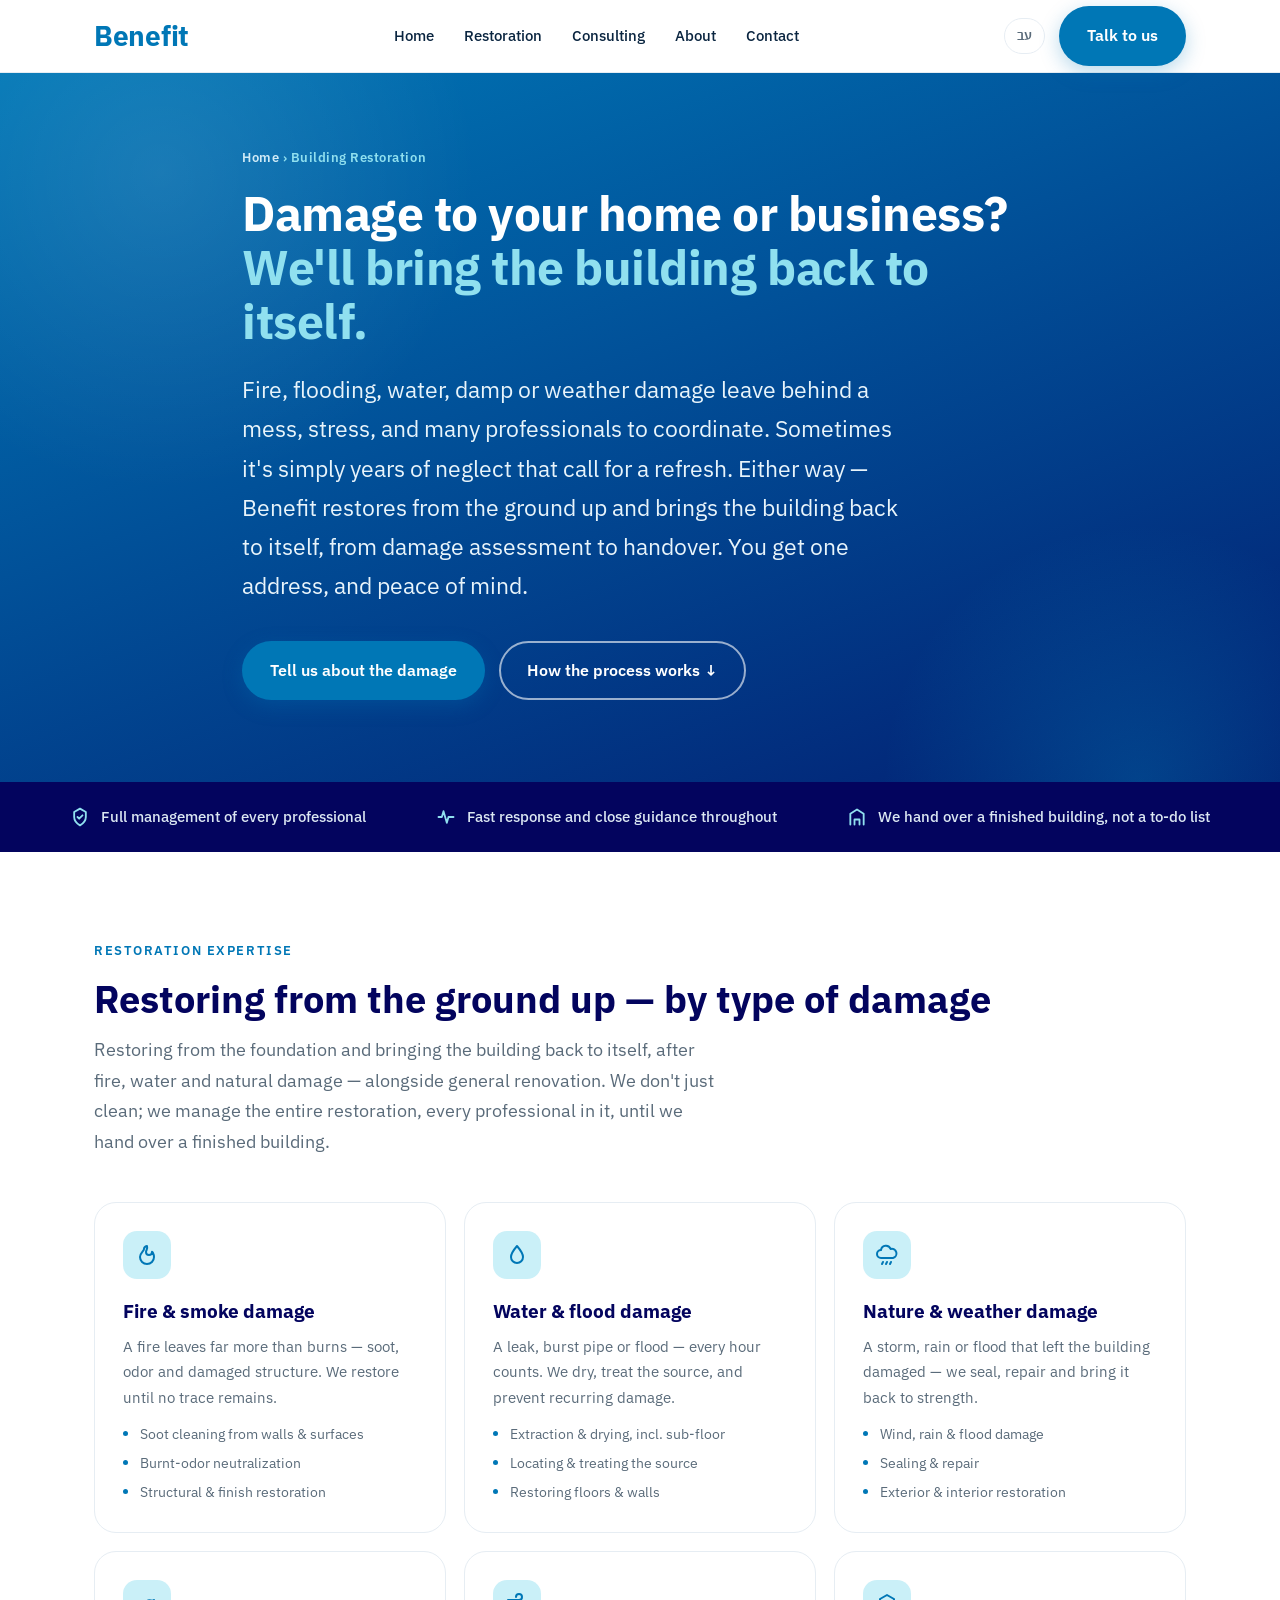
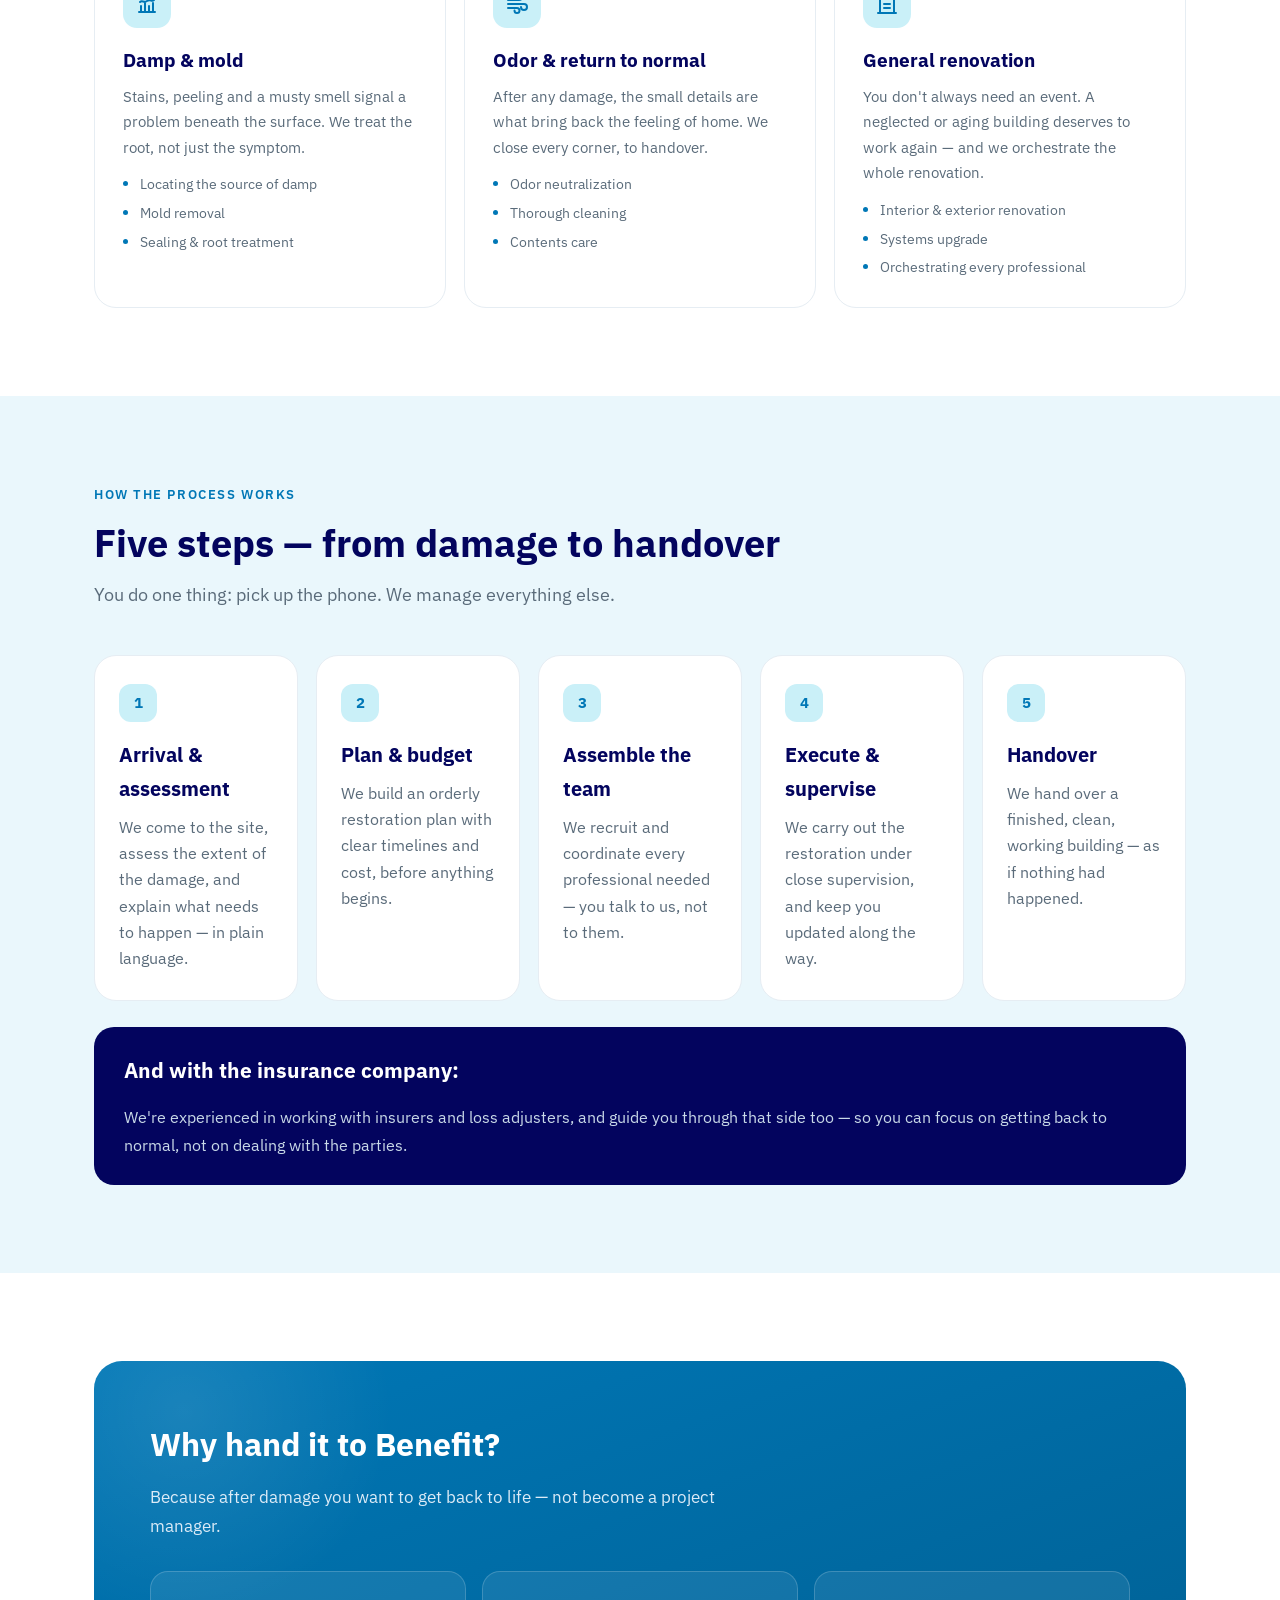
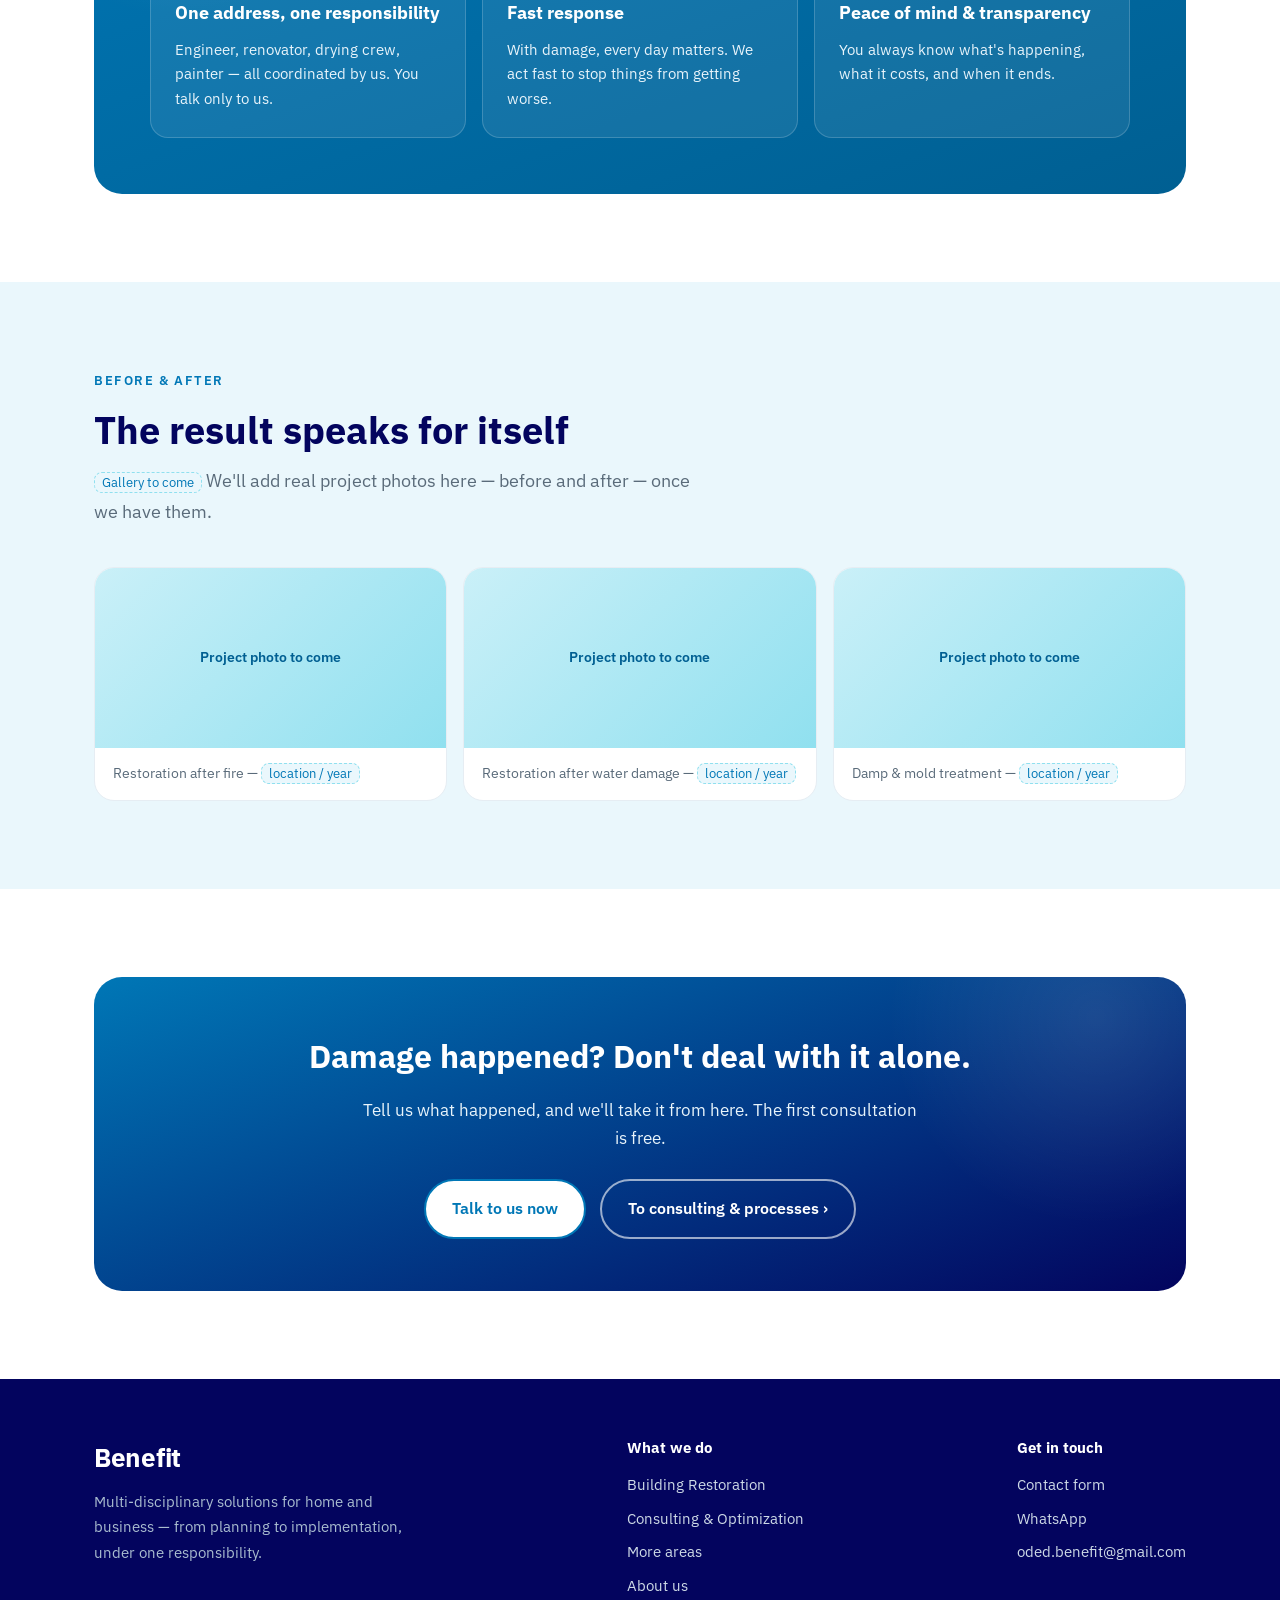
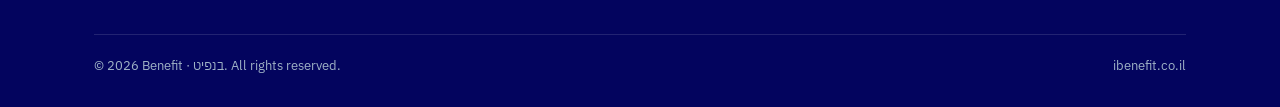
<file: benefit-site 2/en/restoration.html>
<!DOCTYPE html>
<html dir="ltr" lang="en">
<head>
<meta charset="utf-8">
<meta name="viewport" content="width=device-width, initial-scale=1">
<title>Building Restoration | Benefit</title>
<meta name="description" content="Restoring buildings and properties after fire, water, flood and damp damage. Benefit manages the entire process for you — from damage assessment to handing over a building as good as new. One address that takes responsibility.">
<link rel="icon" href="../favicon.svg" type="image/svg+xml">
<link rel="preconnect" href="https://fonts.googleapis.com">
<link rel="preconnect" href="https://fonts.gstatic.com" crossorigin>
<link href="https://fonts.googleapis.com/css2?family=IBM+Plex+Sans:wght@300;400;500;600;700&family=IBM+Plex+Sans+Hebrew:wght@300;400;500;600;700&display=swap" rel="stylesheet">
<link rel="stylesheet" href="../styles.css">
<style>:root{--font:'IBM Plex Sans','IBM Plex Sans Hebrew',sans-serif}</style>
<script>document.documentElement.classList.add('js')</script>
</head>
<body>
<div class="progress"></div>

<header>
  <div class="wrap nav">
    <a href="index.html" class="brand">Benefit</a>
    <nav class="links">
      <a href="index.html">Home</a>
      <a href="restoration.html">Restoration</a>
      <a href="consulting.html">Consulting</a>
      <a href="index.html#about">About</a>
      <a href="index.html#contact">Contact</a>
    </nav>
    <div class="nav-cta">
      <a class="lang" href="../restoration.html">עב</a>
      <a href="index.html#contact" class="btn btn-primary">Talk to us</a>
    </div>
    <button class="navbtn" aria-label="Menu"><span></span><span></span><span></span></button>
  </div>
  <div class="mobile-panel">
    <a href="index.html">Home</a>
    <a href="restoration.html">Restoration</a>
    <a href="consulting.html">Consulting</a>
    <a href="index.html#about">About</a>
    <a href="../restoration.html">עברית</a>
    <a href="index.html#contact" class="pcta">Talk to us ›</a>
  </div>
</header>

<section class="hero sub">
  <div class="halo"></div><div class="halo2"></div>
  <div class="wrap hero-inner">
    <div class="crumb"><a href="index.html">Home</a> › Building Restoration</div>
    <h1>Damage to your home or business?<br><span class="hl">We'll bring the building back to itself.</span></h1>
    <p class="sub">Fire, flooding, water, damp or weather damage leave behind a mess, stress, and many professionals to coordinate. Sometimes it's simply years of neglect that call for a refresh. Either way — Benefit restores from the ground up and brings the building back to itself, from damage assessment to handover. You get one address, and peace of mind.</p>
    <div class="cta-row">
      <a href="index.html#contact" class="btn btn-primary">Tell us about the damage</a>
      <a href="#process" class="btn btn-ghost">How the process works ↓</a>
    </div>
  </div>
</section>

<div class="trust">
  <div class="wrap row">
    <div class="item"><svg width="20" height="20" viewBox="0 0 24 24" fill="none" stroke="#90E0EF" stroke-width="2.2" stroke-linecap="round" stroke-linejoin="round"><path d="M12 2l7 4v6c0 5-3.5 8-7 10-3.5-2-7-5-7-10V6z"/><path d="M9 12l2 2 4-4"/></svg>Full management of every professional</div>
    <div class="item"><svg width="20" height="20" viewBox="0 0 24 24" fill="none" stroke="#90E0EF" stroke-width="2.2" stroke-linecap="round" stroke-linejoin="round"><path d="M3 12h4l2-7 4 14 2-7h6"/></svg>Fast response and close guidance throughout</div>
    <div class="item"><svg width="20" height="20" viewBox="0 0 24 24" fill="none" stroke="#90E0EF" stroke-width="2.2" stroke-linecap="round" stroke-linejoin="round"><path d="M4 21V8l8-5 8 5v13"/><path d="M9 21v-6h6v6"/></svg>We hand over a finished building, not a to-do list</div>
  </div>
</div>

<section class="block" id="cases">
  <div class="wrap reveal">
    <div class="eyebrow">Restoration expertise</div>
    <h2 class="sec">Restoring from the ground up — by type of damage</h2>
    <p class="lead">Restoring from the foundation and bringing the building back to itself, after fire, water and natural damage — alongside general renovation. We don't just clean; we manage the entire restoration, every professional in it, until we hand over a finished building.</p>
    <div class="sol-grid">
      <div class="sol"><div class="ic"><svg width="24" height="24" viewBox="0 0 24 24" fill="none" stroke="#0077B6" stroke-width="2" stroke-linecap="round" stroke-linejoin="round"><path d="M12 3c1 3-1 4-1 6a3 3 0 006 0c0-1 2 2 2 5a7 7 0 01-14 0c0-4 4-6 4-8 0-1.5 1-2.5 3-3z"/></svg></div><h3>Fire & smoke damage</h3><p>A fire leaves far more than burns — soot, odor and damaged structure. We restore until no trace remains.</p><ul class="mini"><li>Soot cleaning from walls & surfaces</li><li>Burnt-odor neutralization</li><li>Structural & finish restoration</li></ul></div>
      <div class="sol"><div class="ic"><svg width="24" height="24" viewBox="0 0 24 24" fill="none" stroke="#0077B6" stroke-width="2" stroke-linecap="round" stroke-linejoin="round"><path d="M12 3s6 7 6 11a6 6 0 01-12 0c0-4 6-11 6-11z"/></svg></div><h3>Water & flood damage</h3><p>A leak, burst pipe or flood — every hour counts. We dry, treat the source, and prevent recurring damage.</p><ul class="mini"><li>Extraction & drying, incl. sub-floor</li><li>Locating & treating the source</li><li>Restoring floors & walls</li></ul></div>
      <div class="sol"><div class="ic"><svg width="24" height="24" viewBox="0 0 24 24" fill="none" stroke="#0077B6" stroke-width="2" stroke-linecap="round" stroke-linejoin="round"><path d="M6 15a4 4 0 010-8 5 5 0 019.6-1A3.5 3.5 0 1118 15z"/><path d="M8 19l-1 2M12 19l-1 2M16 19l-1 2"/></svg></div><h3>Nature & weather damage</h3><p>A storm, rain or flood that left the building damaged — we seal, repair and bring it back to strength.</p><ul class="mini"><li>Wind, rain & flood damage</li><li>Sealing & repair</li><li>Exterior & interior restoration</li></ul></div>
      <div class="sol"><div class="ic"><svg width="24" height="24" viewBox="0 0 24 24" fill="none" stroke="#0077B6" stroke-width="2" stroke-linecap="round" stroke-linejoin="round"><path d="M4 20h16M6 20v-6M10 20v-9M14 20v-6M18 20v-9"/><path d="M5 10c2-2 4 1 7-1s5 1 7-1"/></svg></div><h3>Damp & mold</h3><p>Stains, peeling and a musty smell signal a problem beneath the surface. We treat the root, not just the symptom.</p><ul class="mini"><li>Locating the source of damp</li><li>Mold removal</li><li>Sealing & root treatment</li></ul></div>
      <div class="sol"><div class="ic"><svg width="24" height="24" viewBox="0 0 24 24" fill="none" stroke="#0077B6" stroke-width="2" stroke-linecap="round" stroke-linejoin="round"><path d="M3 8h11a3 3 0 10-3-3M3 12h16a3 3 0 11-3 3M3 16h9a2.5 2.5 0 11-2.5 2.5"/></svg></div><h3>Odor & return to normal</h3><p>After any damage, the small details are what bring back the feeling of home. We close every corner, to handover.</p><ul class="mini"><li>Odor neutralization</li><li>Thorough cleaning</li><li>Contents care</li></ul></div>
      <div class="sol"><div class="ic"><svg width="24" height="24" viewBox="0 0 24 24" fill="none" stroke="#0077B6" stroke-width="2" stroke-linecap="round" stroke-linejoin="round"><path d="M3 21h18M5 21V7l7-4 7 4v14"/><path d="M9 12h6M9 16h6"/></svg></div><h3>General renovation</h3><p>You don't always need an event. A neglected or aging building deserves to work again — and we orchestrate the whole renovation.</p><ul class="mini"><li>Interior & exterior renovation</li><li>Systems upgrade</li><li>Orchestrating every professional</li></ul></div>
    </div>
  </div>
</section>

<section class="block tint" id="process">
  <div class="wrap reveal">
    <div class="eyebrow">How the process works</div>
    <h2 class="sec">Five steps — from damage to handover</h2>
    <p class="lead">You do one thing: pick up the phone. We manage everything else.</p>
    <div class="steps s5">
      <div class="step"><div class="n">1</div><h3>Arrival & assessment</h3><p>We come to the site, assess the extent of the damage, and explain what needs to happen — in plain language.</p></div>
      <div class="step"><div class="n">2</div><h3>Plan & budget</h3><p>We build an orderly restoration plan with clear timelines and cost, before anything begins.</p></div>
      <div class="step"><div class="n">3</div><h3>Assemble the team</h3><p>We recruit and coordinate every professional needed — you talk to us, not to them.</p></div>
      <div class="step"><div class="n">4</div><h3>Execute & supervise</h3><p>We carry out the restoration under close supervision, and keep you updated along the way.</p></div>
      <div class="step"><div class="n">5</div><h3>Handover</h3><p>We hand over a finished, clean, working building — as if nothing had happened.</p></div>
    </div>
    <div class="fee-note">
      <span class="big">And with the insurance company:</span>
      <span class="small">We're experienced in working with insurers and loss adjusters, and guide you through that side too — so you can focus on getting back to normal, not on dealing with the parties.</span>
    </div>
  </div>
</section>

<section class="block">
  <div class="wrap reveal">
    <div class="diff core" style="background:linear-gradient(160deg,#0077B6,#005f92)">
      <div class="halo"></div>
      <h2>Why hand it to Benefit?</h2>
      <p class="dlead">Because after damage you want to get back to life — not become a project manager.</p>
      <div class="trust3">
        <div class="c"><h4>One address, one responsibility</h4><p>Engineer, renovator, drying crew, painter — all coordinated by us. You talk only to us.</p></div>
        <div class="c"><h4>Fast response</h4><p>With damage, every day matters. We act fast to stop things from getting worse.</p></div>
        <div class="c"><h4>Peace of mind & transparency</h4><p>You always know what's happening, what it costs, and when it ends.</p></div>
      </div>
    </div>
  </div>
</section>

<section class="block tint">
  <div class="wrap reveal">
    <div class="eyebrow">Before & after</div>
    <h2 class="sec">The result speaks for itself</h2>
    <p class="lead"><span class="ph">Gallery to come</span> We'll add real project photos here — before and after — once we have them.</p>
    <div class="gallery">
      <div class="gcard"><div class="img">Project photo to come</div><div class="cap">Restoration after fire — <span class="ph">location / year</span></div></div>
      <div class="gcard"><div class="img">Project photo to come</div><div class="cap">Restoration after water damage — <span class="ph">location / year</span></div></div>
      <div class="gcard"><div class="img">Project photo to come</div><div class="cap">Damp & mold treatment — <span class="ph">location / year</span></div></div>
    </div>
  </div>
</section>

<section class="block">
  <div class="wrap reveal">
    <div class="ctaband">
      <div class="halo"></div>
      <h2>Damage happened? Don't deal with it alone.</h2>
      <p>Tell us what happened, and we'll take it from here. The first consultation is free.</p>
      <div class="cta-row">
        <a href="index.html#contact" class="btn btn-outline">Talk to us now</a>
        <a href="consulting.html" class="btn btn-ghost">To consulting & processes ›</a>
      </div>
    </div>
  </div>
</section>

<footer>
  <div class="wrap">
    <div class="cols">
      <div style="max-width:320px">
        <div class="brand rubik" style="font-weight:700;font-size:26px">Benefit</div>
        <p style="font-size:15px;color:#a9bccf">Multi-disciplinary solutions for home and business — from planning to implementation, under one responsibility.</p>
      </div>
      <div class="fnav">
        <b class="rubik" style="color:#fff;margin-bottom:4px">What we do</b>
        <a href="restoration.html">Building Restoration</a>
        <a href="consulting.html">Consulting & Optimization</a>
        <a href="index.html#solutions">More areas</a>
        <a href="index.html#about">About us</a>
      </div>
      <div class="fnav">
        <b class="rubik" style="color:#fff;margin-bottom:4px">Get in touch</b>
        <a href="index.html#contact">Contact form</a>
        <a href="https://wa.me/972545230160">WhatsApp</a>
        <a href="mailto:oded.benefit@gmail.com">oded.benefit@gmail.com</a>
      </div>
    </div>
    <div class="fin">
      <span>© 2026 Benefit · בנפיט. All rights reserved.</span>
      <span>ibenefit.co.il</span>
    </div>
  </div>
</footer>

<script src="../app.js" defer></script>
</body>
</html>
</file>
<file: styles.css>
:root{
  --midnight:#03045E; --blue:#0077B6; --blue-d:#005f92; --azure:#00B4D8;
  --sky:#90E0EF; --ice:#CAF0F8; --ice-2:#EAF7FC;
  --ink:#0A2540; --muted:#5A6B7A; --line:#E6EDF3; --white:#FFFFFF;
  --font:'IBM Plex Sans Hebrew','IBM Plex Sans',sans-serif;
}
*{box-sizing:border-box;margin:0;padding:0}
html{scroll-behavior:smooth}
body{background:var(--white);color:var(--ink);font-family:var(--font),sans-serif;font-size:17px;line-height:1.7;-webkit-font-smoothing:antialiased}
a{color:inherit;text-decoration:none}
.wrap{max-width:1140px;margin:0 auto;padding:0 24px}
.rubik{font-family:var(--font),sans-serif}
.eyebrow{font-family:var(--font);font-weight:600;font-size:13px;letter-spacing:.12em;text-transform:uppercase;color:var(--blue);margin-bottom:14px}
h2.sec{font-family:var(--font);font-weight:700;font-size:clamp(26px,4vw,38px);color:var(--midnight);line-height:1.2;margin-bottom:14px}
.lead{color:var(--muted);font-size:18px;max-width:620px}

/* scroll progress */
.progress{position:fixed;top:0;inset-inline-start:0;height:3px;width:0;background:linear-gradient(90deg,var(--azure),var(--blue));z-index:100;transition:width .12s linear}

/* buttons */
.btn{font-family:var(--font);font-weight:600;font-size:16px;border-radius:999px;padding:14px 26px;display:inline-flex;align-items:center;gap:9px;transition:.18s;cursor:pointer;border:2px solid transparent}
.btn-primary{background:var(--blue);color:#fff;box-shadow:0 6px 20px rgba(0,119,182,.28)}
.btn-primary:hover{background:var(--blue-d);transform:translateY(-1px);box-shadow:0 10px 30px rgba(0,119,182,.42)}
.btn-ghost{background:transparent;color:#fff;border-color:rgba(255,255,255,.6)}
.btn-ghost:hover{background:rgba(255,255,255,.12)}
.btn-outline{background:#fff;color:var(--blue);border-color:var(--blue)}
.btn-outline:hover{background:var(--ice-2)}

/* header */
header{position:sticky;top:0;z-index:50;background:rgba(255,255,255,.9);backdrop-filter:blur(10px);border-bottom:1px solid var(--line);transition:box-shadow .25s}
header.scrolled{box-shadow:0 6px 24px rgba(3,4,94,.09)}
.nav{display:flex;align-items:center;justify-content:space-between;height:72px}
.brand{font-family:var(--font);font-weight:700;font-size:28px;color:var(--blue);letter-spacing:-.01em}
nav.links{display:flex;gap:30px}
nav.links a{font-family:var(--font);font-weight:500;font-size:15px;color:var(--ink);transition:.15s}
nav.links a:hover{color:var(--blue)}
.nav-cta{display:flex;align-items:center;gap:14px}
.lang{font-family:var(--font);font-weight:600;font-size:13px;color:var(--muted);border:1px solid var(--line);border-radius:999px;padding:6px 12px;cursor:pointer}
.navbtn{display:none;flex-direction:column;gap:5px;background:none;border:none;cursor:pointer;padding:8px}
.navbtn span{width:24px;height:2.4px;background:var(--midnight);border-radius:2px;transition:.2s}
.navbtn.active span:nth-child(1){transform:translateY(7.4px) rotate(45deg)}
.navbtn.active span:nth-child(2){opacity:0}
.navbtn.active span:nth-child(3){transform:translateY(-7.4px) rotate(-45deg)}
.mobile-panel{display:none;flex-direction:column;background:#fff;border-bottom:1px solid var(--line)}
.mobile-panel.open{display:flex}
.mobile-panel a{padding:14px 24px;font-family:var(--font);font-weight:600;color:var(--ink);border-bottom:1px solid var(--line)}
.mobile-panel a.pcta{color:var(--blue)}

/* hero */
.hero{background:linear-gradient(160deg,var(--blue) 0%,var(--midnight) 130%);color:#fff;position:relative;overflow:hidden}
.hero .halo{position:absolute;border-radius:50%;background:radial-gradient(circle,rgba(255,255,255,.10),transparent 70%);width:640px;height:640px;top:-220px;left:-160px;pointer-events:none;animation:drift 17s ease-in-out infinite}
.hero .halo2{position:absolute;border-radius:50%;background:radial-gradient(circle,rgba(0,180,216,.22),transparent 70%);width:520px;height:520px;bottom:-260px;right:-120px;pointer-events:none;animation:drift2 21s ease-in-out infinite}
@keyframes drift{0%,100%{transform:translate(0,0)}50%{transform:translate(34px,22px)}}
@keyframes drift2{0%,100%{transform:translate(0,0)}50%{transform:translate(-28px,-18px)}}
.hero-inner{padding:96px 24px 104px;position:relative;max-width:844px}
.hero.sub .hero-inner{padding:74px 24px 82px}
.hero .crumb{font-size:13px;color:var(--sky);margin-bottom:18px;font-weight:600;letter-spacing:.04em}
.hero .crumb a{color:#cfeaf6}
.hero h1{font-family:var(--font);font-weight:700;font-size:clamp(34px,6vw,60px);line-height:1.12;letter-spacing:-.01em}
.hero.sub h1{font-size:clamp(30px,5vw,48px)}
.hero h1 .hl{color:var(--sky)}
.hrotate{display:grid}
.hrotate>span{grid-area:1/1;transition:opacity .8s ease}
.hrotate>span:not(.is-active){opacity:0;pointer-events:none}
.hero p.sub{font-size:clamp(18px,2.4vw,23px);margin-top:22px;color:#e8f4fb;max-width:660px;font-weight:400}
.hero .cta-row{display:flex;gap:14px;margin-top:36px;flex-wrap:wrap}
.hero .en-tag{margin-top:30px;font-family:var(--font);font-weight:600;letter-spacing:.22em;font-size:12px;color:var(--sky);text-transform:uppercase}

/* trust strip */
.trust{background:var(--midnight);color:#fff}
.trust .row{display:flex;justify-content:space-between;gap:20px;flex-wrap:wrap;padding:22px 0}
.trust .item{display:flex;align-items:center;gap:11px;font-family:var(--font);font-weight:500;font-size:15px;color:#dbe7f2}
.trust .item svg{flex:none}

section.block{padding:88px 0}
.tint{background:var(--ice-2)}

.insight h2{max-width:820px}
.insight .lead{max-width:720px;font-size:19px}

/* steps */
.steps{display:grid;grid-template-columns:repeat(4,1fr);gap:18px;margin-top:44px}
.steps.s5{grid-template-columns:repeat(5,1fr)}
.step{background:#fff;border:1px solid var(--line);border-radius:22px;padding:28px 24px;position:relative;transition:.18s}
.step:hover{border-color:var(--sky);box-shadow:0 14px 34px rgba(3,4,94,.07);transform:translateY(-3px)}
.step .n{font-family:var(--font);font-weight:700;font-size:15px;color:var(--blue);background:var(--ice);width:38px;height:38px;border-radius:12px;display:flex;align-items:center;justify-content:center;margin-bottom:16px}
.step h3{font-family:var(--font);font-weight:700;font-size:20px;color:var(--midnight);margin-bottom:8px}
.step p{font-size:15.5px;color:var(--muted)}
.fee-note{margin-top:26px;background:var(--midnight);color:#fff;border-radius:20px;padding:26px 30px;display:flex;gap:16px;align-items:center;flex-wrap:wrap}
.fee-note .big{font-family:var(--font);font-weight:700;font-size:21px}
.fee-note .small{color:#c9d9e8;font-size:16px}

/* solutions / cards */
.sol-grid{display:grid;grid-template-columns:repeat(3,1fr);gap:18px;margin-top:44px}
.sol-grid.g4{grid-template-columns:repeat(4,1fr)}
.sol{background:#fff;border:1px solid var(--line);border-radius:22px;padding:28px;transition:.18s}
.sol:hover{border-color:var(--sky);box-shadow:0 14px 34px rgba(3,4,94,.08);transform:translateY(-3px)}
.sol .ic{width:48px;height:48px;border-radius:14px;background:var(--ice);display:flex;align-items:center;justify-content:center;margin-bottom:16px}
.sol h3{font-family:var(--font);font-weight:700;font-size:19px;color:var(--midnight);margin-bottom:7px}
.sol p{font-size:15px;color:var(--muted)}
.sol .mini{list-style:none;margin-top:13px;display:flex;flex-direction:column;gap:6px}
.sol .mini li{font-size:13.5px;color:var(--muted);padding-inline-start:17px;position:relative}
.sol .mini li::before{content:"";position:absolute;inset-inline-start:0;top:8px;width:5px;height:5px;border-radius:50%;background:var(--blue)}

/* branches */
.branches{display:grid;grid-template-columns:1fr 1fr;gap:20px;margin:44px 0 40px}
.branch{border-radius:24px;padding:34px;color:#fff;position:relative;overflow:hidden;transition:.2s}
.branch:hover{box-shadow:0 22px 50px rgba(3,4,94,.22);transform:translateY(-3px)}
.branch.core{background:linear-gradient(160deg,var(--blue),var(--blue-d))}
.branch.consult{background:linear-gradient(160deg,var(--midnight),#0b1a72)}
.branch .kick{font-family:var(--font);font-size:12px;font-weight:600;letter-spacing:.08em;color:var(--sky);text-transform:uppercase;margin-bottom:12px}
.branch h3{font-family:var(--font);font-size:24px;font-weight:700;margin-bottom:10px;color:#fff}
.branch p{font-size:15.5px;color:#e8f4fb;margin-bottom:16px}
.branch ul{list-style:none;display:flex;flex-direction:column;gap:7px}
.branch li{font-size:14.5px;color:#dcebf7;padding-inline-start:20px;position:relative}
.branch li::before{content:"";position:absolute;inset-inline-start:0;top:8px;width:7px;height:7px;border-radius:50%;background:var(--sky)}
.branch .cardfoot{margin-top:20px;display:flex;flex-direction:column;align-items:flex-start;gap:12px}
.branch .badge{display:inline-block;background:rgba(255,255,255,.14);border:1px solid rgba(255,255,255,.22);border-radius:999px;padding:5px 14px;font-size:12.5px;font-weight:600;font-family:var(--font)}
.branch .cta{display:inline-flex;align-items:center;gap:7px;background:#fff;color:var(--blue);font-family:var(--font);font-weight:600;font-size:14px;border-radius:999px;padding:10px 20px;transition:.15s}
.branch .cta:hover{transform:translateY(-1px);box-shadow:0 8px 20px rgba(0,0,0,.22)}
.branch.consult .cta{color:var(--midnight)}

/* dark gradient panel (trust/compare/model) */
.diff{background:linear-gradient(160deg,var(--blue),var(--blue-d));color:#fff;border-radius:28px;padding:56px;position:relative;overflow:hidden}
.diff.dark{background:linear-gradient(160deg,var(--midnight),#0b1a72)}
.diff .halo{position:absolute;width:420px;height:420px;border-radius:50%;background:radial-gradient(circle,rgba(255,255,255,.10),transparent 70%);top:-160px;left:-120px}
.diff h2{color:#fff;font-family:var(--font);font-weight:700;font-size:clamp(24px,3.4vw,32px);max-width:680px;position:relative}
.diff p.dlead{color:#dcebf7;max-width:620px;margin-top:12px;position:relative}
.trust3{display:grid;grid-template-columns:repeat(3,1fr);gap:16px;margin-top:30px;position:relative}
.trust3 .c{background:rgba(255,255,255,.08);border:1px solid rgba(255,255,255,.18);border-radius:18px;padding:26px 24px}
.trust3 .c h4{font-family:var(--font);font-weight:700;font-size:18px;margin-bottom:9px;color:#fff}
.trust3 .c p{font-size:14.5px;color:#e8f4fb;margin:0}
.compare{display:grid;grid-template-columns:1fr 1fr;gap:16px;margin-top:32px;position:relative}
.compare .c{background:rgba(255,255,255,.08);border:1px solid rgba(255,255,255,.18);border-radius:18px;padding:24px}
.compare .c.them{opacity:.86}
.compare .c h4{font-family:var(--font);font-weight:700;font-size:16px;margin-bottom:12px;color:var(--sky)}
.compare .c.them h4{color:#b9c6d6}
.compare .c ul{list-style:none;display:flex;flex-direction:column;gap:9px}
.compare .c li{font-size:15.5px;padding-inline-start:26px;position:relative;color:#eaf4fb}
.compare .c li::before{content:"";position:absolute;inset-inline-start:0;top:9px;width:8px;height:8px;border-radius:50%;background:var(--sky)}
.compare .c.them li::before{background:#8496a8}

/* model highlight (consulting) */
.model{display:grid;grid-template-columns:1.1fr 1fr;gap:22px;margin-top:44px;align-items:stretch}
.model .box{background:#fff;border:1px solid var(--line);border-radius:22px;padding:32px}
.model .box.hi{background:linear-gradient(160deg,var(--blue),var(--blue-d));color:#fff;border:none}
.model .box h3{font-family:var(--font);font-weight:700;font-size:22px;margin-bottom:12px;color:var(--midnight)}
.model .box.hi h3{color:#fff}
.model .box p{font-size:15.5px;color:var(--muted)}
.model .box.hi p{color:#e8f4fb}
.model .tagline{display:inline-block;margin-top:16px;background:rgba(255,255,255,.16);border:1px solid rgba(255,255,255,.24);border-radius:999px;padding:6px 15px;font-weight:600;font-size:13.5px}

/* about */
.founders{display:grid;grid-template-columns:1fr 1fr;gap:20px;margin-top:40px}
.founder{background:#fff;border:1px solid var(--line);border-radius:22px;padding:30px;display:flex;gap:20px;align-items:flex-start}
.founder .av{width:96px;height:96px;border-radius:50%;background:linear-gradient(160deg,var(--sky),var(--blue));flex:none;display:flex;align-items:center;justify-content:center;font-family:var(--font);font-weight:700;color:#fff;font-size:30px;overflow:hidden}
.founder .av img{width:100%;height:100%;object-fit:cover;object-position:50% 20%;display:block}
.founder h3{font-family:var(--font);font-weight:700;font-size:20px;color:var(--midnight)}
.founder p{font-size:15px;color:var(--muted)}
.ph{background:var(--ice-2);border:1px dashed var(--sky);color:var(--blue);border-radius:8px;padding:1px 7px;font-size:13px;font-family:var(--font)}

/* restoration case study */
.case-study{margin-top:40px}
.case-head{display:flex;justify-content:space-between;gap:40px;align-items:flex-end;padding-bottom:28px;border-bottom:1px solid #cbdde8}
.case-head h3,.detail-callout h3{font-family:var(--font);font-size:25px;line-height:1.3;color:var(--midnight);margin-top:7px}
.case-head p{max-width:460px;color:var(--muted);font-size:16px}
.case-label{display:inline-block;color:var(--blue);font-family:var(--font);font-size:13px;font-weight:700;letter-spacing:.04em}
.project-stage{padding-top:34px}
.finished-stage{margin-top:34px;border-top:1px solid #cbdde8}
.stage-title{display:flex;align-items:center;gap:13px;margin-bottom:18px}
.stage-title>span{width:42px;height:42px;border-radius:50%;display:grid;place-items:center;background:var(--midnight);color:#fff;font-family:var(--font);font-size:13px;font-weight:700}
.finished-stage .stage-title>span{background:var(--blue)}
.stage-title b,.stage-title small{display:block}
.stage-title b{font-family:var(--font);font-size:18px;color:var(--midnight)}
.stage-title small{font-size:13px;color:var(--muted)}
.project-gallery{display:grid;grid-template-columns:repeat(12,1fr);gap:14px}
.project-photo{grid-column:span 4;position:relative;overflow:hidden;border-radius:8px;background:#dbe5eb;min-height:260px}
.project-photo.wide{grid-column:span 6}
.damage-gallery .project-photo:not(.wide){grid-column:span 3}
.project-photo.hero-photo{grid-column:span 8;grid-row:span 2;min-height:534px}
.result-gallery .project-photo:not(.hero-photo){grid-column:span 4}
.project-photo button,.detail-callout>button{display:block;width:100%;height:100%;border:0;background:none;cursor:zoom-in;padding:0}
.project-photo img,.detail-callout img{width:100%;height:100%;display:block;object-fit:cover;transition:transform .35s ease}
.project-photo button:hover img,.detail-callout>button:hover img{transform:scale(1.025)}
.project-photo figcaption{position:absolute;inset-inline:0;bottom:0;padding:42px 16px 13px;color:#fff;font-size:14px;font-weight:600;background:linear-gradient(transparent,rgba(2,15,30,.8));pointer-events:none}
.detail-callout{display:grid;grid-template-columns:minmax(240px,.7fr) 1.3fr;align-items:center;gap:34px;margin-top:40px;padding-top:40px;border-top:1px solid #cbdde8}
.detail-callout>button{height:260px;border-radius:8px;overflow:hidden}
.detail-callout p{color:var(--muted);font-size:16px;max-width:500px;margin-top:9px}
.lightbox{position:fixed;inset:0;z-index:200;background:rgba(1,10,23,.94);display:none;align-items:center;justify-content:center;padding:64px 72px}
.lightbox.open{display:flex}
.lightbox img{display:block;max-width:min(1120px,100%);max-height:calc(100vh - 128px);object-fit:contain;border-radius:4px}
.lightbox button{position:absolute;border:0;background:rgba(255,255,255,.12);color:#fff;cursor:pointer;display:grid;place-items:center}
.lightbox-close{top:18px;inset-inline-end:20px;width:44px;height:44px;border-radius:50%;font-size:30px}
.lightbox-prev,.lightbox-next{top:50%;transform:translateY(-50%);width:46px;height:64px;border-radius:6px;font-size:34px}
.lightbox-prev{inset-inline-start:16px}.lightbox-next{inset-inline-end:16px}

/* testimonials */
.quotes{display:grid;grid-template-columns:repeat(3,1fr);gap:18px;margin-top:40px}
.quote{background:#fff;border:1px solid var(--line);border-radius:22px;padding:28px;transition:.18s}
.quote:hover{border-color:var(--sky);box-shadow:0 14px 34px rgba(3,4,94,.07);transform:translateY(-3px)}
.quote .stars{color:var(--azure);font-size:16px;margin-bottom:12px;letter-spacing:2px}
.quote p{font-size:16px;color:var(--ink);margin-bottom:16px}
.quote .who{font-family:var(--font);font-weight:600;font-size:14px;color:var(--muted)}
.quote-dots{display:none}

/* CTA band */
.ctaband{background:linear-gradient(160deg,var(--blue),var(--midnight));color:#fff;border-radius:28px;padding:52px;text-align:center;position:relative;overflow:hidden}
.ctaband .halo{position:absolute;width:420px;height:420px;border-radius:50%;background:radial-gradient(circle,rgba(255,255,255,.1),transparent 70%);top:-170px;right:-120px}
.ctaband h2{color:#fff;font-family:var(--font);font-weight:700;font-size:clamp(24px,3.4vw,32px);margin-bottom:12px;position:relative}
.ctaband p{color:#e8f4fb;max-width:560px;margin:0 auto 26px;position:relative}
.ctaband .cta-row{display:flex;gap:14px;justify-content:center;flex-wrap:wrap;position:relative}

/* contact */
.contact-wrap{display:grid;grid-template-columns:1fr 1fr;gap:24px;margin-top:44px;align-items:start}
.channels{display:flex;flex-direction:column;gap:14px}
.chan{display:flex;gap:16px;align-items:center;background:#fff;border:1px solid var(--line);border-radius:18px;padding:20px 22px;transition:.15s}
.chan:hover{border-color:var(--sky);background:var(--ice-2)}
.chan .ic{width:46px;height:46px;border-radius:13px;background:var(--ice);display:flex;align-items:center;justify-content:center;flex:none}
.chan .t b{font-family:var(--font);font-weight:700;color:var(--midnight);display:block;font-size:16px}
.chan .t span{color:var(--muted);font-size:14px}
form.card{background:#fff;border:1px solid var(--line);border-radius:24px;padding:30px}
form.card label{font-family:var(--font);font-weight:600;font-size:14px;color:var(--midnight);display:block;margin:14px 0 6px}
form.card input,form.card select,form.card textarea{width:100%;border:1px solid var(--line);border-radius:12px;padding:12px 14px;font-family:var(--font);font-size:16px;color:var(--ink);background:#fbfdfe}
form.card input:focus,form.card select:focus,form.card textarea:focus{outline:none;border-color:var(--blue)}
form.card .btn{margin-top:20px;width:100%;justify-content:center}

/* footer */
footer{background:var(--midnight);color:#cdd9e6;padding:56px 0 30px}
footer .cols{display:flex;justify-content:space-between;gap:30px;flex-wrap:wrap}
footer .brand{color:#fff;margin-bottom:10px}
footer a{color:#cdd9e6}footer a:hover{color:#fff}
footer .fnav{display:flex;flex-direction:column;gap:8px;font-size:15px}
footer .fin{border-top:1px solid rgba(255,255,255,.12);margin-top:36px;padding-top:20px;font-size:13px;color:#9fb2c6;display:flex;justify-content:space-between;flex-wrap:wrap;gap:10px}

/* reveal (guarded by .js so no-JS shows content) */
.js .reveal{opacity:0;transform:translateY(22px);transition:opacity .6s ease,transform .6s ease}
.js .reveal.in{opacity:1;transform:none}

@media(prefers-reduced-motion:reduce){
  .hero .halo,.hero .halo2{animation:none}
  .js .reveal{opacity:1;transform:none}
}
@media(max-width:900px){
  .steps,.steps.s5{grid-template-columns:1fr 1fr}
  .sol-grid,.sol-grid.g4{grid-template-columns:1fr 1fr}
  .quotes{grid-template-columns:1fr}
  .case-head{align-items:flex-start;flex-direction:column;gap:14px}
  .project-photo,.project-photo.wide,.damage-gallery .project-photo:not(.wide),.result-gallery .project-photo:not(.hero-photo){grid-column:span 6}
  .project-photo.hero-photo{grid-column:span 12;grid-row:auto;min-height:420px}
  .founders,.compare,.contact-wrap,.branches,.trust3,.model{grid-template-columns:1fr}
  nav.links,.nav-cta .btn{display:none}
  .navbtn{display:flex}
  .diff,.ctaband{padding:34px}
}
@media(max-width:560px){
  .steps,.steps.s5,.sol-grid,.sol-grid.g4{grid-template-columns:1fr}
  .brand{font-size:24px}.lang{display:none}
  .project-photo,.project-photo.wide,.damage-gallery .project-photo:not(.wide),.result-gallery .project-photo:not(.hero-photo),.project-photo.hero-photo{grid-column:span 12;min-height:300px}
  .detail-callout{grid-template-columns:1fr;gap:22px}.detail-callout>button{height:300px}
  .lightbox{padding:58px 12px}.lightbox-prev,.lightbox-next{width:40px;height:54px;background:rgba(0,0,0,.5)}
}

/* mobile brevity: hide secondary sections, show one headline only, sticky contact bar */
@media(max-width:768px){
  .hide-mobile{display:none!important}
  .hrotate>span:not(.is-active){display:none}
  body{padding-bottom:64px}
  .testimonials-section{display:block!important;padding:64px 0}
  .testimonials-section .wrap{padding-inline-end:0}
  .testimonials-section h2.sec{padding-inline-end:24px;font-size:28px}
  .testimonials-section .eyebrow{padding-inline-end:24px}
  .quotes{display:flex;gap:12px;overflow-x:auto;overscroll-behavior-inline:contain;scroll-snap-type:x mandatory;scroll-padding-inline:0;padding:4px 0 18px;margin-top:28px;-webkit-overflow-scrolling:touch;scrollbar-width:none}
  .quotes::-webkit-scrollbar{display:none}
  .quote{flex:0 0 calc(100% - 36px);min-height:280px;display:flex;flex-direction:column;justify-content:flex-start;scroll-snap-align:start;scroll-snap-stop:always;padding:26px 24px;box-shadow:0 12px 28px rgba(3,4,94,.06)}
  .quote:hover{transform:none}
  .quote p{font-size:16px;line-height:1.75;margin-bottom:22px}
  .quote .who{margin-top:auto}
  .quote-dots{display:flex;justify-content:center;gap:8px;padding-inline-end:24px;margin-top:4px}
  .quote-dots button{width:8px;height:8px;border:0;border-radius:50%;background:#b8c8d4;cursor:pointer;padding:0;transition:width .2s ease,background .2s ease}
  .quote-dots button.active{width:24px;border-radius:999px;background:var(--blue)}
}
.mbar{display:none}
.mbar a{flex:1;display:flex;align-items:center;justify-content:center;gap:8px;padding:15px 10px;font-family:var(--font);font-weight:700;font-size:16px;color:#fff}
.mbar a svg{flex:none}
.mbar .wa{background:#1FB155}
.mbar .call{background:var(--blue)}
@media(max-width:768px){
  .mbar{display:flex;position:fixed;bottom:0;inset-inline:0;z-index:70;box-shadow:0 -6px 22px rgba(3,4,94,.18)}
}
</file>
<file: benefit-site 2/styles.css>
:root{
  --midnight:#03045E; --blue:#0077B6; --blue-d:#005f92; --azure:#00B4D8;
  --sky:#90E0EF; --ice:#CAF0F8; --ice-2:#EAF7FC;
  --ink:#0A2540; --muted:#5A6B7A; --line:#E6EDF3; --white:#FFFFFF;
  --font:'IBM Plex Sans Hebrew','IBM Plex Sans',sans-serif;
}
*{box-sizing:border-box;margin:0;padding:0}
html{scroll-behavior:smooth}
body{background:var(--white);color:var(--ink);font-family:var(--font),sans-serif;font-size:17px;line-height:1.7;-webkit-font-smoothing:antialiased}
a{color:inherit;text-decoration:none}
.wrap{max-width:1140px;margin:0 auto;padding:0 24px}
.rubik{font-family:var(--font),sans-serif}
.eyebrow{font-family:var(--font);font-weight:600;font-size:13px;letter-spacing:.12em;text-transform:uppercase;color:var(--blue);margin-bottom:14px}
h2.sec{font-family:var(--font);font-weight:700;font-size:clamp(26px,4vw,38px);color:var(--midnight);line-height:1.2;margin-bottom:14px}
.lead{color:var(--muted);font-size:18px;max-width:620px}

/* scroll progress */
.progress{position:fixed;top:0;inset-inline-start:0;height:3px;width:0;background:linear-gradient(90deg,var(--azure),var(--blue));z-index:100;transition:width .12s linear}

/* buttons */
.btn{font-family:var(--font);font-weight:600;font-size:16px;border-radius:999px;padding:14px 26px;display:inline-flex;align-items:center;gap:9px;transition:.18s;cursor:pointer;border:2px solid transparent}
.btn-primary{background:var(--blue);color:#fff;box-shadow:0 6px 20px rgba(0,119,182,.28)}
.btn-primary:hover{background:var(--blue-d);transform:translateY(-1px);box-shadow:0 10px 30px rgba(0,119,182,.42)}
.btn-ghost{background:transparent;color:#fff;border-color:rgba(255,255,255,.6)}
.btn-ghost:hover{background:rgba(255,255,255,.12)}
.btn-outline{background:#fff;color:var(--blue);border-color:var(--blue)}
.btn-outline:hover{background:var(--ice-2)}

/* header */
header{position:sticky;top:0;z-index:50;background:rgba(255,255,255,.9);backdrop-filter:blur(10px);border-bottom:1px solid var(--line);transition:box-shadow .25s}
header.scrolled{box-shadow:0 6px 24px rgba(3,4,94,.09)}
.nav{display:flex;align-items:center;justify-content:space-between;height:72px}
.brand{font-family:var(--font);font-weight:700;font-size:28px;color:var(--blue);letter-spacing:-.01em}
nav.links{display:flex;gap:30px}
nav.links a{font-family:var(--font);font-weight:500;font-size:15px;color:var(--ink);transition:.15s}
nav.links a:hover{color:var(--blue)}
.nav-cta{display:flex;align-items:center;gap:14px}
.lang{font-family:var(--font);font-weight:600;font-size:13px;color:var(--muted);border:1px solid var(--line);border-radius:999px;padding:6px 12px;cursor:pointer}
.navbtn{display:none;flex-direction:column;gap:5px;background:none;border:none;cursor:pointer;padding:8px}
.navbtn span{width:24px;height:2.4px;background:var(--midnight);border-radius:2px;transition:.2s}
.navbtn.active span:nth-child(1){transform:translateY(7.4px) rotate(45deg)}
.navbtn.active span:nth-child(2){opacity:0}
.navbtn.active span:nth-child(3){transform:translateY(-7.4px) rotate(-45deg)}
.mobile-panel{display:none;flex-direction:column;background:#fff;border-bottom:1px solid var(--line)}
.mobile-panel.open{display:flex}
.mobile-panel a{padding:14px 24px;font-family:var(--font);font-weight:600;color:var(--ink);border-bottom:1px solid var(--line)}
.mobile-panel a.pcta{color:var(--blue)}

/* hero */
.hero{background:linear-gradient(160deg,var(--blue) 0%,var(--midnight) 130%);color:#fff;position:relative;overflow:hidden}
.hero .halo{position:absolute;border-radius:50%;background:radial-gradient(circle,rgba(255,255,255,.10),transparent 70%);width:640px;height:640px;top:-220px;left:-160px;pointer-events:none;animation:drift 17s ease-in-out infinite}
.hero .halo2{position:absolute;border-radius:50%;background:radial-gradient(circle,rgba(0,180,216,.22),transparent 70%);width:520px;height:520px;bottom:-260px;right:-120px;pointer-events:none;animation:drift2 21s ease-in-out infinite}
@keyframes drift{0%,100%{transform:translate(0,0)}50%{transform:translate(34px,22px)}}
@keyframes drift2{0%,100%{transform:translate(0,0)}50%{transform:translate(-28px,-18px)}}
.hero-inner{padding:96px 24px 104px;position:relative;max-width:844px}
.hero.sub .hero-inner{padding:74px 24px 82px}
.hero .crumb{font-size:13px;color:var(--sky);margin-bottom:18px;font-weight:600;letter-spacing:.04em}
.hero .crumb a{color:#cfeaf6}
.hero h1{font-family:var(--font);font-weight:700;font-size:clamp(34px,6vw,60px);line-height:1.12;letter-spacing:-.01em}
.hero.sub h1{font-size:clamp(30px,5vw,48px)}
.hero h1 .hl{color:var(--sky)}
.hrotate{display:grid}
.hrotate>span{grid-area:1/1;transition:opacity .8s ease}
.hrotate>span:not(.is-active){opacity:0;pointer-events:none}
.hero p.sub{font-size:clamp(18px,2.4vw,23px);margin-top:22px;color:#e8f4fb;max-width:660px;font-weight:400}
.hero .cta-row{display:flex;gap:14px;margin-top:36px;flex-wrap:wrap}
.hero .en-tag{margin-top:30px;font-family:var(--font);font-weight:600;letter-spacing:.22em;font-size:12px;color:var(--sky);text-transform:uppercase}

/* trust strip */
.trust{background:var(--midnight);color:#fff}
.trust .row{display:flex;justify-content:space-between;gap:20px;flex-wrap:wrap;padding:22px 0}
.trust .item{display:flex;align-items:center;gap:11px;font-family:var(--font);font-weight:500;font-size:15px;color:#dbe7f2}
.trust .item svg{flex:none}

section.block{padding:88px 0}
.tint{background:var(--ice-2)}

.insight h2{max-width:820px}
.insight .lead{max-width:720px;font-size:19px}

/* steps */
.steps{display:grid;grid-template-columns:repeat(4,1fr);gap:18px;margin-top:44px}
.steps.s5{grid-template-columns:repeat(5,1fr)}
.step{background:#fff;border:1px solid var(--line);border-radius:22px;padding:28px 24px;position:relative;transition:.18s}
.step:hover{border-color:var(--sky);box-shadow:0 14px 34px rgba(3,4,94,.07);transform:translateY(-3px)}
.step .n{font-family:var(--font);font-weight:700;font-size:15px;color:var(--blue);background:var(--ice);width:38px;height:38px;border-radius:12px;display:flex;align-items:center;justify-content:center;margin-bottom:16px}
.step h3{font-family:var(--font);font-weight:700;font-size:20px;color:var(--midnight);margin-bottom:8px}
.step p{font-size:15.5px;color:var(--muted)}
.fee-note{margin-top:26px;background:var(--midnight);color:#fff;border-radius:20px;padding:26px 30px;display:flex;gap:16px;align-items:center;flex-wrap:wrap}
.fee-note .big{font-family:var(--font);font-weight:700;font-size:21px}
.fee-note .small{color:#c9d9e8;font-size:16px}

/* solutions / cards */
.sol-grid{display:grid;grid-template-columns:repeat(3,1fr);gap:18px;margin-top:44px}
.sol-grid.g4{grid-template-columns:repeat(4,1fr)}
.sol{background:#fff;border:1px solid var(--line);border-radius:22px;padding:28px;transition:.18s}
.sol:hover{border-color:var(--sky);box-shadow:0 14px 34px rgba(3,4,94,.08);transform:translateY(-3px)}
.sol .ic{width:48px;height:48px;border-radius:14px;background:var(--ice);display:flex;align-items:center;justify-content:center;margin-bottom:16px}
.sol h3{font-family:var(--font);font-weight:700;font-size:19px;color:var(--midnight);margin-bottom:7px}
.sol p{font-size:15px;color:var(--muted)}
.sol .mini{list-style:none;margin-top:13px;display:flex;flex-direction:column;gap:6px}
.sol .mini li{font-size:13.5px;color:var(--muted);padding-inline-start:17px;position:relative}
.sol .mini li::before{content:"";position:absolute;inset-inline-start:0;top:8px;width:5px;height:5px;border-radius:50%;background:var(--blue)}

/* branches */
.branches{display:grid;grid-template-columns:1fr 1fr;gap:20px;margin:44px 0 40px}
.branch{border-radius:24px;padding:34px;color:#fff;position:relative;overflow:hidden;transition:.2s}
.branch:hover{box-shadow:0 22px 50px rgba(3,4,94,.22);transform:translateY(-3px)}
.branch.core{background:linear-gradient(160deg,var(--blue),var(--blue-d))}
.branch.consult{background:linear-gradient(160deg,var(--midnight),#0b1a72)}
.branch .kick{font-family:var(--font);font-size:12px;font-weight:600;letter-spacing:.08em;color:var(--sky);text-transform:uppercase;margin-bottom:12px}
.branch h3{font-family:var(--font);font-size:24px;font-weight:700;margin-bottom:10px;color:#fff}
.branch p{font-size:15.5px;color:#e8f4fb;margin-bottom:16px}
.branch ul{list-style:none;display:flex;flex-direction:column;gap:7px}
.branch li{font-size:14.5px;color:#dcebf7;padding-inline-start:20px;position:relative}
.branch li::before{content:"";position:absolute;inset-inline-start:0;top:8px;width:7px;height:7px;border-radius:50%;background:var(--sky)}
.branch .cardfoot{margin-top:20px;display:flex;flex-direction:column;align-items:flex-start;gap:12px}
.branch .badge{display:inline-block;background:rgba(255,255,255,.14);border:1px solid rgba(255,255,255,.22);border-radius:999px;padding:5px 14px;font-size:12.5px;font-weight:600;font-family:var(--font)}
.branch .cta{display:inline-flex;align-items:center;gap:7px;background:#fff;color:var(--blue);font-family:var(--font);font-weight:600;font-size:14px;border-radius:999px;padding:10px 20px;transition:.15s}
.branch .cta:hover{transform:translateY(-1px);box-shadow:0 8px 20px rgba(0,0,0,.22)}
.branch.consult .cta{color:var(--midnight)}

/* dark gradient panel (trust/compare/model) */
.diff{background:linear-gradient(160deg,var(--blue),var(--blue-d));color:#fff;border-radius:28px;padding:56px;position:relative;overflow:hidden}
.diff.dark{background:linear-gradient(160deg,var(--midnight),#0b1a72)}
.diff .halo{position:absolute;width:420px;height:420px;border-radius:50%;background:radial-gradient(circle,rgba(255,255,255,.10),transparent 70%);top:-160px;left:-120px}
.diff h2{color:#fff;font-family:var(--font);font-weight:700;font-size:clamp(24px,3.4vw,32px);max-width:680px;position:relative}
.diff p.dlead{color:#dcebf7;max-width:620px;margin-top:12px;position:relative}
.trust3{display:grid;grid-template-columns:repeat(3,1fr);gap:16px;margin-top:30px;position:relative}
.trust3 .c{background:rgba(255,255,255,.08);border:1px solid rgba(255,255,255,.18);border-radius:18px;padding:26px 24px}
.trust3 .c h4{font-family:var(--font);font-weight:700;font-size:18px;margin-bottom:9px;color:#fff}
.trust3 .c p{font-size:14.5px;color:#e8f4fb;margin:0}
.compare{display:grid;grid-template-columns:1fr 1fr;gap:16px;margin-top:32px;position:relative}
.compare .c{background:rgba(255,255,255,.08);border:1px solid rgba(255,255,255,.18);border-radius:18px;padding:24px}
.compare .c.them{opacity:.86}
.compare .c h4{font-family:var(--font);font-weight:700;font-size:16px;margin-bottom:12px;color:var(--sky)}
.compare .c.them h4{color:#b9c6d6}
.compare .c ul{list-style:none;display:flex;flex-direction:column;gap:9px}
.compare .c li{font-size:15.5px;padding-inline-start:26px;position:relative;color:#eaf4fb}
.compare .c li::before{content:"";position:absolute;inset-inline-start:0;top:9px;width:8px;height:8px;border-radius:50%;background:var(--sky)}
.compare .c.them li::before{background:#8496a8}

/* model highlight (consulting) */
.model{display:grid;grid-template-columns:1.1fr 1fr;gap:22px;margin-top:44px;align-items:stretch}
.model .box{background:#fff;border:1px solid var(--line);border-radius:22px;padding:32px}
.model .box.hi{background:linear-gradient(160deg,var(--blue),var(--blue-d));color:#fff;border:none}
.model .box h3{font-family:var(--font);font-weight:700;font-size:22px;margin-bottom:12px;color:var(--midnight)}
.model .box.hi h3{color:#fff}
.model .box p{font-size:15.5px;color:var(--muted)}
.model .box.hi p{color:#e8f4fb}
.model .tagline{display:inline-block;margin-top:16px;background:rgba(255,255,255,.16);border:1px solid rgba(255,255,255,.24);border-radius:999px;padding:6px 15px;font-weight:600;font-size:13.5px}

/* about */
.founders{display:grid;grid-template-columns:1fr 1fr;gap:20px;margin-top:40px}
.founder{background:#fff;border:1px solid var(--line);border-radius:22px;padding:30px;display:flex;gap:20px;align-items:flex-start}
.founder .av{width:96px;height:96px;border-radius:50%;background:linear-gradient(160deg,var(--sky),var(--blue));flex:none;display:flex;align-items:center;justify-content:center;font-family:var(--font);font-weight:700;color:#fff;font-size:30px;overflow:hidden}
.founder .av img{width:100%;height:100%;object-fit:cover;object-position:50% 20%;display:block}
.founder h3{font-family:var(--font);font-weight:700;font-size:20px;color:var(--midnight)}
.founder p{font-size:15px;color:var(--muted)}
.ph{background:var(--ice-2);border:1px dashed var(--sky);color:var(--blue);border-radius:8px;padding:1px 7px;font-size:13px;font-family:var(--font)}

/* gallery placeholder */
.gallery{display:grid;grid-template-columns:repeat(3,1fr);gap:16px;margin-top:40px}
.gcard{border:1px solid var(--line);border-radius:20px;overflow:hidden;background:#fff}
.gcard .img{height:180px;background:linear-gradient(135deg,var(--ice),var(--sky));display:flex;align-items:center;justify-content:center;color:var(--blue-d);font-weight:600;font-family:var(--font);font-size:14px}
.gcard .cap{padding:14px 18px;font-size:14px;color:var(--muted)}

/* testimonials */
.quotes{display:grid;grid-template-columns:repeat(3,1fr);gap:18px;margin-top:40px}
.quote{background:#fff;border:1px solid var(--line);border-radius:22px;padding:28px;transition:.18s}
.quote:hover{border-color:var(--sky);box-shadow:0 14px 34px rgba(3,4,94,.07);transform:translateY(-3px)}
.quote .stars{color:var(--azure);font-size:16px;margin-bottom:12px;letter-spacing:2px}
.quote p{font-size:16px;color:var(--ink);margin-bottom:16px}
.quote .who{font-family:var(--font);font-weight:600;font-size:14px;color:var(--muted)}

/* CTA band */
.ctaband{background:linear-gradient(160deg,var(--blue),var(--midnight));color:#fff;border-radius:28px;padding:52px;text-align:center;position:relative;overflow:hidden}
.ctaband .halo{position:absolute;width:420px;height:420px;border-radius:50%;background:radial-gradient(circle,rgba(255,255,255,.1),transparent 70%);top:-170px;right:-120px}
.ctaband h2{color:#fff;font-family:var(--font);font-weight:700;font-size:clamp(24px,3.4vw,32px);margin-bottom:12px;position:relative}
.ctaband p{color:#e8f4fb;max-width:560px;margin:0 auto 26px;position:relative}
.ctaband .cta-row{display:flex;gap:14px;justify-content:center;flex-wrap:wrap;position:relative}

/* contact */
.contact-wrap{display:grid;grid-template-columns:1fr 1fr;gap:24px;margin-top:44px;align-items:start}
.channels{display:flex;flex-direction:column;gap:14px}
.chan{display:flex;gap:16px;align-items:center;background:#fff;border:1px solid var(--line);border-radius:18px;padding:20px 22px;transition:.15s}
.chan:hover{border-color:var(--sky);background:var(--ice-2)}
.chan .ic{width:46px;height:46px;border-radius:13px;background:var(--ice);display:flex;align-items:center;justify-content:center;flex:none}
.chan .t b{font-family:var(--font);font-weight:700;color:var(--midnight);display:block;font-size:16px}
.chan .t span{color:var(--muted);font-size:14px}
form.card{background:#fff;border:1px solid var(--line);border-radius:24px;padding:30px}
form.card label{font-family:var(--font);font-weight:600;font-size:14px;color:var(--midnight);display:block;margin:14px 0 6px}
form.card input,form.card select,form.card textarea{width:100%;border:1px solid var(--line);border-radius:12px;padding:12px 14px;font-family:var(--font);font-size:16px;color:var(--ink);background:#fbfdfe}
form.card input:focus,form.card select:focus,form.card textarea:focus{outline:none;border-color:var(--blue)}
form.card .btn{margin-top:20px;width:100%;justify-content:center}

/* footer */
footer{background:var(--midnight);color:#cdd9e6;padding:56px 0 30px}
footer .cols{display:flex;justify-content:space-between;gap:30px;flex-wrap:wrap}
footer .brand{color:#fff;margin-bottom:10px}
footer a{color:#cdd9e6}footer a:hover{color:#fff}
footer .fnav{display:flex;flex-direction:column;gap:8px;font-size:15px}
footer .fin{border-top:1px solid rgba(255,255,255,.12);margin-top:36px;padding-top:20px;font-size:13px;color:#9fb2c6;display:flex;justify-content:space-between;flex-wrap:wrap;gap:10px}

/* reveal (guarded by .js so no-JS shows content) */
.js .reveal{opacity:0;transform:translateY(22px);transition:opacity .6s ease,transform .6s ease}
.js .reveal.in{opacity:1;transform:none}

@media(prefers-reduced-motion:reduce){
  .hero .halo,.hero .halo2{animation:none}
  .js .reveal{opacity:1;transform:none}
}
@media(max-width:900px){
  .steps,.steps.s5{grid-template-columns:1fr 1fr}
  .sol-grid,.sol-grid.g4{grid-template-columns:1fr 1fr}
  .quotes,.gallery{grid-template-columns:1fr}
  .founders,.compare,.contact-wrap,.branches,.trust3,.model{grid-template-columns:1fr}
  nav.links,.nav-cta .btn{display:none}
  .navbtn{display:flex}
  .diff,.ctaband{padding:34px}
}
@media(max-width:560px){
  .steps,.steps.s5,.sol-grid,.sol-grid.g4{grid-template-columns:1fr}
  .brand{font-size:24px}.lang{display:none}
}

/* mobile brevity: hide secondary sections, show one headline only, sticky contact bar */
@media(max-width:768px){
  .hide-mobile{display:none!important}
  .hrotate>span:not(.is-active){display:none}
  body{padding-bottom:64px}
}
.mbar{display:none}
.mbar a{flex:1;display:flex;align-items:center;justify-content:center;gap:8px;padding:15px 10px;font-family:var(--font);font-weight:700;font-size:16px;color:#fff}
.mbar a svg{flex:none}
.mbar .wa{background:#1FB155}
.mbar .call{background:var(--blue)}
@media(max-width:768px){
  .mbar{display:flex;position:fixed;bottom:0;inset-inline:0;z-index:70;box-shadow:0 -6px 22px rgba(3,4,94,.18)}
}
</file>
